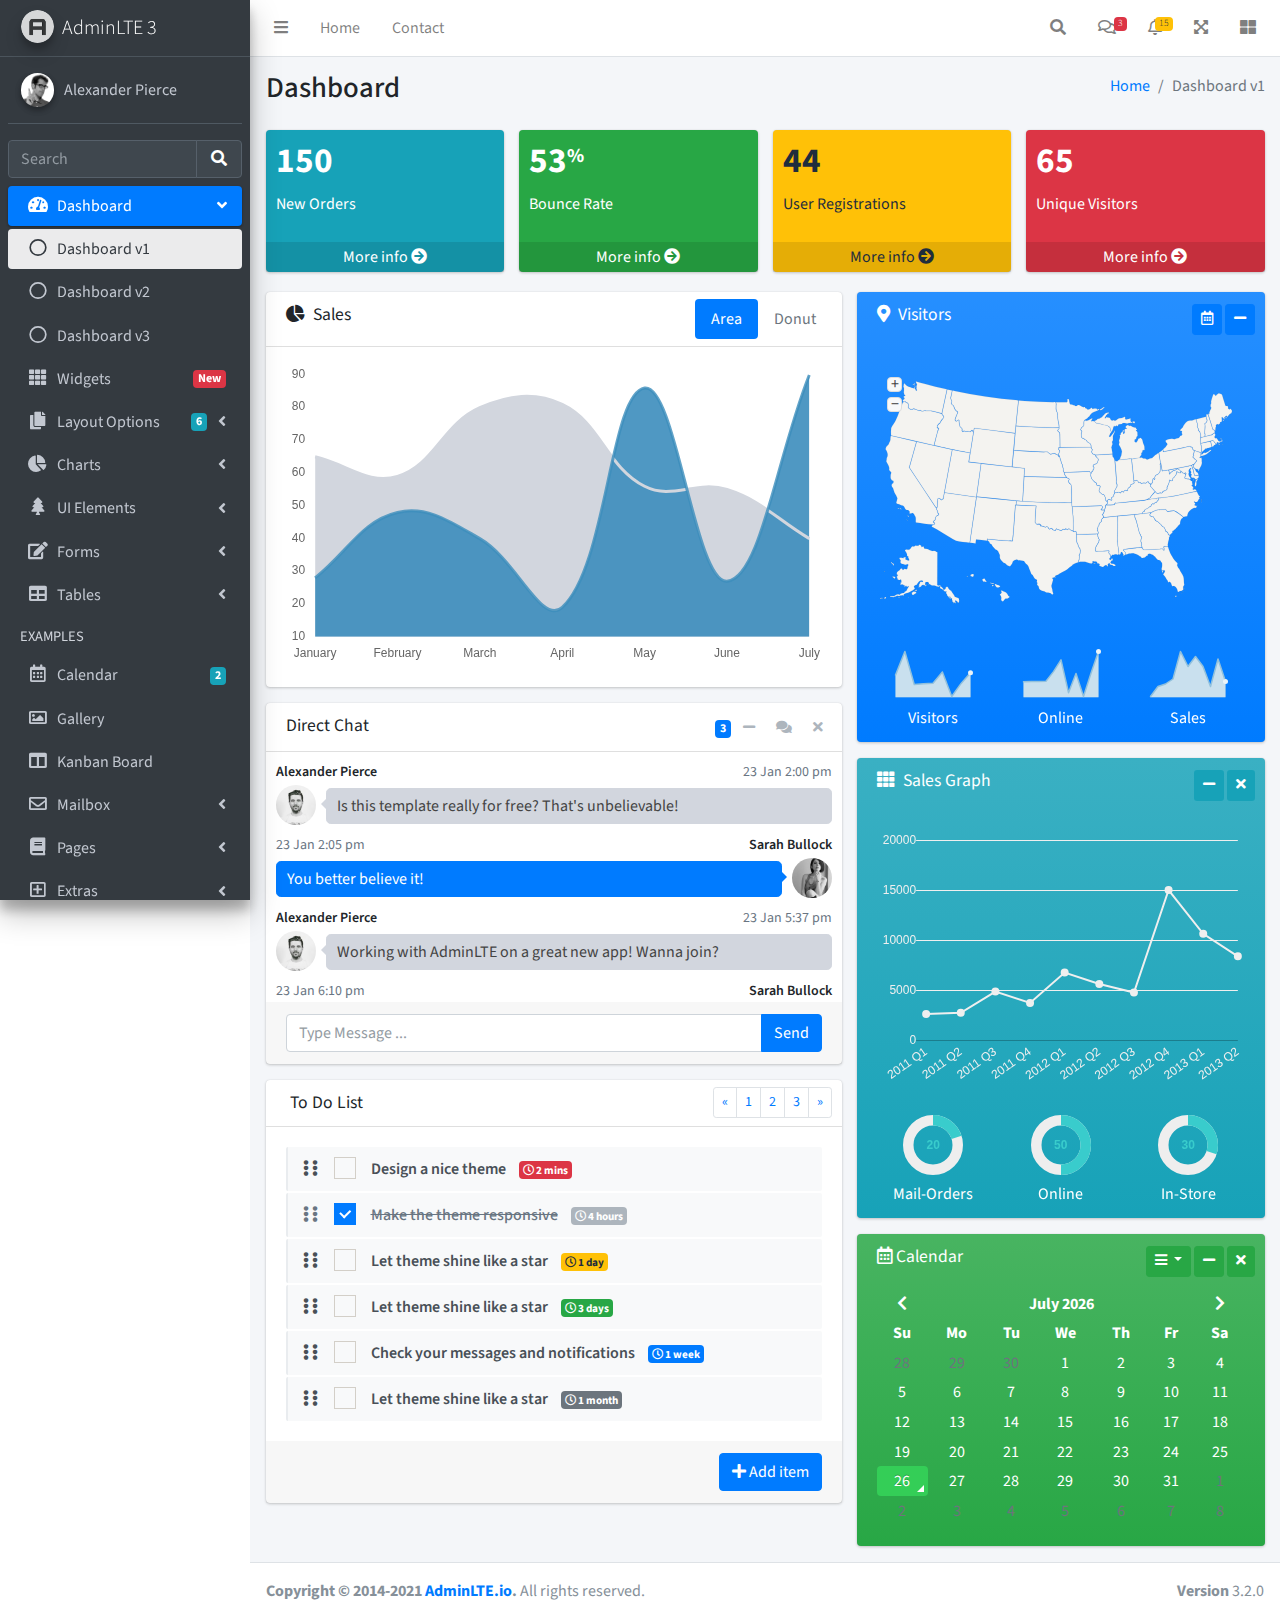
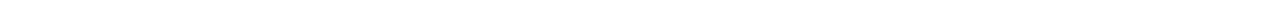
<file: public/templeates/index.html>
<!DOCTYPE html>
<html lang="en">
<head>
  <meta charset="utf-8">
  <meta name="viewport" content="width=device-width, initial-scale=1">
  <title>AdminLTE 3 | Dashboard</title>

  <!-- Google Font: Source Sans Pro -->
  <link rel="stylesheet" href="https://fonts.googleapis.com/css?family=Source+Sans+Pro:300,400,400i,700&display=fallback">
  <!-- Font Awesome -->
  <link rel="stylesheet" href="plugins/fontawesome-free/css/all.min.css">
  <!-- Ionicons -->
  <link rel="stylesheet" href="https://code.ionicframework.com/ionicons/2.0.1/css/ionicons.min.css">
  <!-- Tempusdominus Bootstrap 4 -->
  <link rel="stylesheet" href="plugins/tempusdominus-bootstrap-4/css/tempusdominus-bootstrap-4.min.css">
  <!-- iCheck -->
  <link rel="stylesheet" href="plugins/icheck-bootstrap/icheck-bootstrap.min.css">
  <!-- JQVMap -->
  <link rel="stylesheet" href="plugins/jqvmap/jqvmap.min.css">
  <!-- Theme style -->
  <link rel="stylesheet" href="dist/css/adminlte.min.css">
  <!-- overlayScrollbars -->
  <link rel="stylesheet" href="plugins/overlayScrollbars/css/OverlayScrollbars.min.css">
  <!-- Daterange picker -->
  <link rel="stylesheet" href="plugins/daterangepicker/daterangepicker.css">
  <!-- summernote -->
  <link rel="stylesheet" href="plugins/summernote/summernote-bs4.min.css">
</head>
<body class="hold-transition sidebar-mini layout-fixed">
<div class="wrapper">

  <!-- Preloader -->
  <div class="preloader flex-column justify-content-center align-items-center">
    <img class="animation__shake" src="dist/img/AdminLTELogo.png" alt="AdminLTELogo" height="60" width="60">
  </div>

  <!-- Navbar -->
  <nav class="main-header navbar navbar-expand navbar-white navbar-light">
    <!-- Left navbar links -->
    <ul class="navbar-nav">
      <li class="nav-item">
        <a class="nav-link" data-widget="pushmenu" href="#" role="button"><i class="fas fa-bars"></i></a>
      </li>
      <li class="nav-item d-none d-sm-inline-block">
        <a href="index3.html" class="nav-link">Home</a>
      </li>
      <li class="nav-item d-none d-sm-inline-block">
        <a href="#" class="nav-link">Contact</a>
      </li>
    </ul>

    <!-- Right navbar links -->
    <ul class="navbar-nav ml-auto">
      <!-- Navbar Search -->
      <li class="nav-item">
        <a class="nav-link" data-widget="navbar-search" href="#" role="button">
          <i class="fas fa-search"></i>
        </a>
        <div class="navbar-search-block">
          <form class="form-inline">
            <div class="input-group input-group-sm">
              <input class="form-control form-control-navbar" type="search" placeholder="Search" aria-label="Search">
              <div class="input-group-append">
                <button class="btn btn-navbar" type="submit">
                  <i class="fas fa-search"></i>
                </button>
                <button class="btn btn-navbar" type="button" data-widget="navbar-search">
                  <i class="fas fa-times"></i>
                </button>
              </div>
            </div>
          </form>
        </div>
      </li>

      <!-- Messages Dropdown Menu -->
      <li class="nav-item dropdown">
        <a class="nav-link" data-toggle="dropdown" href="#">
          <i class="far fa-comments"></i>
          <span class="badge badge-danger navbar-badge">3</span>
        </a>
        <div class="dropdown-menu dropdown-menu-lg dropdown-menu-right">
          <a href="#" class="dropdown-item">
            <!-- Message Start -->
            <div class="media">
              <img src="dist/img/user1-128x128.jpg" alt="User Avatar" class="img-size-50 mr-3 img-circle">
              <div class="media-body">
                <h3 class="dropdown-item-title">
                  Brad Diesel
                  <span class="float-right text-sm text-danger"><i class="fas fa-star"></i></span>
                </h3>
                <p class="text-sm">Call me whenever you can...</p>
                <p class="text-sm text-muted"><i class="far fa-clock mr-1"></i> 4 Hours Ago</p>
              </div>
            </div>
            <!-- Message End -->
          </a>
          <div class="dropdown-divider"></div>
          <a href="#" class="dropdown-item">
            <!-- Message Start -->
            <div class="media">
              <img src="dist/img/user8-128x128.jpg" alt="User Avatar" class="img-size-50 img-circle mr-3">
              <div class="media-body">
                <h3 class="dropdown-item-title">
                  John Pierce
                  <span class="float-right text-sm text-muted"><i class="fas fa-star"></i></span>
                </h3>
                <p class="text-sm">I got your message bro</p>
                <p class="text-sm text-muted"><i class="far fa-clock mr-1"></i> 4 Hours Ago</p>
              </div>
            </div>
            <!-- Message End -->
          </a>
          <div class="dropdown-divider"></div>
          <a href="#" class="dropdown-item">
            <!-- Message Start -->
            <div class="media">
              <img src="dist/img/user3-128x128.jpg" alt="User Avatar" class="img-size-50 img-circle mr-3">
              <div class="media-body">
                <h3 class="dropdown-item-title">
                  Nora Silvester
                  <span class="float-right text-sm text-warning"><i class="fas fa-star"></i></span>
                </h3>
                <p class="text-sm">The subject goes here</p>
                <p class="text-sm text-muted"><i class="far fa-clock mr-1"></i> 4 Hours Ago</p>
              </div>
            </div>
            <!-- Message End -->
          </a>
          <div class="dropdown-divider"></div>
          <a href="#" class="dropdown-item dropdown-footer">See All Messages</a>
        </div>
      </li>
      <!-- Notifications Dropdown Menu -->
      <li class="nav-item dropdown">
        <a class="nav-link" data-toggle="dropdown" href="#">
          <i class="far fa-bell"></i>
          <span class="badge badge-warning navbar-badge">15</span>
        </a>
        <div class="dropdown-menu dropdown-menu-lg dropdown-menu-right">
          <span class="dropdown-item dropdown-header">15 Notifications</span>
          <div class="dropdown-divider"></div>
          <a href="#" class="dropdown-item">
            <i class="fas fa-envelope mr-2"></i> 4 new messages
            <span class="float-right text-muted text-sm">3 mins</span>
          </a>
          <div class="dropdown-divider"></div>
          <a href="#" class="dropdown-item">
            <i class="fas fa-users mr-2"></i> 8 friend requests
            <span class="float-right text-muted text-sm">12 hours</span>
          </a>
          <div class="dropdown-divider"></div>
          <a href="#" class="dropdown-item">
            <i class="fas fa-file mr-2"></i> 3 new reports
            <span class="float-right text-muted text-sm">2 days</span>
          </a>
          <div class="dropdown-divider"></div>
          <a href="#" class="dropdown-item dropdown-footer">See All Notifications</a>
        </div>
      </li>
      <li class="nav-item">
        <a class="nav-link" data-widget="fullscreen" href="#" role="button">
          <i class="fas fa-expand-arrows-alt"></i>
        </a>
      </li>
      <li class="nav-item">
        <a class="nav-link" data-widget="control-sidebar" data-controlsidebar-slide="true" href="#" role="button">
          <i class="fas fa-th-large"></i>
        </a>
      </li>
    </ul>
  </nav>
  <!-- /.navbar -->

  <!-- Main Sidebar Container -->
  <aside class="main-sidebar sidebar-dark-primary elevation-4">
    <!-- Brand Logo -->
    <a href="index3.html" class="brand-link">
      <img src="dist/img/AdminLTELogo.png" alt="AdminLTE Logo" class="brand-image img-circle elevation-3" style="opacity: .8">
      <span class="brand-text font-weight-light">AdminLTE 3</span>
    </a>

    <!-- Sidebar -->
    <div class="sidebar">
      <!-- Sidebar user panel (optional) -->
      <div class="user-panel mt-3 pb-3 mb-3 d-flex">
        <div class="image">
          <img src="dist/img/user2-160x160.jpg" class="img-circle elevation-2" alt="User Image">
        </div>
        <div class="info">
          <a href="#" class="d-block">Alexander Pierce</a>
        </div>
      </div>

      <!-- SidebarSearch Form -->
      <div class="form-inline">
        <div class="input-group" data-widget="sidebar-search">
          <input class="form-control form-control-sidebar" type="search" placeholder="Search" aria-label="Search">
          <div class="input-group-append">
            <button class="btn btn-sidebar">
              <i class="fas fa-search fa-fw"></i>
            </button>
          </div>
        </div>
      </div>

      <!-- Sidebar Menu -->
      <nav class="mt-2">
        <ul class="nav nav-pills nav-sidebar flex-column" data-widget="treeview" role="menu" data-accordion="false">
          <!-- Add icons to the links using the .nav-icon class
               with font-awesome or any other icon font library -->
          <li class="nav-item menu-open">
            <a href="#" class="nav-link active">
              <i class="nav-icon fas fa-tachometer-alt"></i>
              <p>
                Dashboard
                <i class="right fas fa-angle-left"></i>
              </p>
            </a>
            <ul class="nav nav-treeview">
              <li class="nav-item">
                <a href="./index.html" class="nav-link active">
                  <i class="far fa-circle nav-icon"></i>
                  <p>Dashboard v1</p>
                </a>
              </li>
              <li class="nav-item">
                <a href="./index2.html" class="nav-link">
                  <i class="far fa-circle nav-icon"></i>
                  <p>Dashboard v2</p>
                </a>
              </li>
              <li class="nav-item">
                <a href="./index3.html" class="nav-link">
                  <i class="far fa-circle nav-icon"></i>
                  <p>Dashboard v3</p>
                </a>
              </li>
            </ul>
          </li>
          <li class="nav-item">
            <a href="pages/widgets.html" class="nav-link">
              <i class="nav-icon fas fa-th"></i>
              <p>
                Widgets
                <span class="right badge badge-danger">New</span>
              </p>
            </a>
          </li>
          <li class="nav-item">
            <a href="#" class="nav-link">
              <i class="nav-icon fas fa-copy"></i>
              <p>
                Layout Options
                <i class="fas fa-angle-left right"></i>
                <span class="badge badge-info right">6</span>
              </p>
            </a>
            <ul class="nav nav-treeview">
              <li class="nav-item">
                <a href="pages/layout/top-nav.html" class="nav-link">
                  <i class="far fa-circle nav-icon"></i>
                  <p>Top Navigation</p>
                </a>
              </li>
              <li class="nav-item">
                <a href="pages/layout/top-nav-sidebar.html" class="nav-link">
                  <i class="far fa-circle nav-icon"></i>
                  <p>Top Navigation + Sidebar</p>
                </a>
              </li>
              <li class="nav-item">
                <a href="pages/layout/boxed.html" class="nav-link">
                  <i class="far fa-circle nav-icon"></i>
                  <p>Boxed</p>
                </a>
              </li>
              <li class="nav-item">
                <a href="pages/layout/fixed-sidebar.html" class="nav-link">
                  <i class="far fa-circle nav-icon"></i>
                  <p>Fixed Sidebar</p>
                </a>
              </li>
              <li class="nav-item">
                <a href="pages/layout/fixed-sidebar-custom.html" class="nav-link">
                  <i class="far fa-circle nav-icon"></i>
                  <p>Fixed Sidebar <small>+ Custom Area</small></p>
                </a>
              </li>
              <li class="nav-item">
                <a href="pages/layout/fixed-topnav.html" class="nav-link">
                  <i class="far fa-circle nav-icon"></i>
                  <p>Fixed Navbar</p>
                </a>
              </li>
              <li class="nav-item">
                <a href="pages/layout/fixed-footer.html" class="nav-link">
                  <i class="far fa-circle nav-icon"></i>
                  <p>Fixed Footer</p>
                </a>
              </li>
              <li class="nav-item">
                <a href="pages/layout/collapsed-sidebar.html" class="nav-link">
                  <i class="far fa-circle nav-icon"></i>
                  <p>Collapsed Sidebar</p>
                </a>
              </li>
            </ul>
          </li>
          <li class="nav-item">
            <a href="#" class="nav-link">
              <i class="nav-icon fas fa-chart-pie"></i>
              <p>
                Charts
                <i class="right fas fa-angle-left"></i>
              </p>
            </a>
            <ul class="nav nav-treeview">
              <li class="nav-item">
                <a href="pages/charts/chartjs.html" class="nav-link">
                  <i class="far fa-circle nav-icon"></i>
                  <p>ChartJS</p>
                </a>
              </li>
              <li class="nav-item">
                <a href="pages/charts/flot.html" class="nav-link">
                  <i class="far fa-circle nav-icon"></i>
                  <p>Flot</p>
                </a>
              </li>
              <li class="nav-item">
                <a href="pages/charts/inline.html" class="nav-link">
                  <i class="far fa-circle nav-icon"></i>
                  <p>Inline</p>
                </a>
              </li>
              <li class="nav-item">
                <a href="pages/charts/uplot.html" class="nav-link">
                  <i class="far fa-circle nav-icon"></i>
                  <p>uPlot</p>
                </a>
              </li>
            </ul>
          </li>
          <li class="nav-item">
            <a href="#" class="nav-link">
              <i class="nav-icon fas fa-tree"></i>
              <p>
                UI Elements
                <i class="fas fa-angle-left right"></i>
              </p>
            </a>
            <ul class="nav nav-treeview">
              <li class="nav-item">
                <a href="pages/UI/general.html" class="nav-link">
                  <i class="far fa-circle nav-icon"></i>
                  <p>General</p>
                </a>
              </li>
              <li class="nav-item">
                <a href="pages/UI/icons.html" class="nav-link">
                  <i class="far fa-circle nav-icon"></i>
                  <p>Icons</p>
                </a>
              </li>
              <li class="nav-item">
                <a href="pages/UI/buttons.html" class="nav-link">
                  <i class="far fa-circle nav-icon"></i>
                  <p>Buttons</p>
                </a>
              </li>
              <li class="nav-item">
                <a href="pages/UI/sliders.html" class="nav-link">
                  <i class="far fa-circle nav-icon"></i>
                  <p>Sliders</p>
                </a>
              </li>
              <li class="nav-item">
                <a href="pages/UI/modals.html" class="nav-link">
                  <i class="far fa-circle nav-icon"></i>
                  <p>Modals & Alerts</p>
                </a>
              </li>
              <li class="nav-item">
                <a href="pages/UI/navbar.html" class="nav-link">
                  <i class="far fa-circle nav-icon"></i>
                  <p>Navbar & Tabs</p>
                </a>
              </li>
              <li class="nav-item">
                <a href="pages/UI/timeline.html" class="nav-link">
                  <i class="far fa-circle nav-icon"></i>
                  <p>Timeline</p>
                </a>
              </li>
              <li class="nav-item">
                <a href="pages/UI/ribbons.html" class="nav-link">
                  <i class="far fa-circle nav-icon"></i>
                  <p>Ribbons</p>
                </a>
              </li>
            </ul>
          </li>
          <li class="nav-item">
            <a href="#" class="nav-link">
              <i class="nav-icon fas fa-edit"></i>
              <p>
                Forms
                <i class="fas fa-angle-left right"></i>
              </p>
            </a>
            <ul class="nav nav-treeview">
              <li class="nav-item">
                <a href="pages/forms/general.html" class="nav-link">
                  <i class="far fa-circle nav-icon"></i>
                  <p>General Elements</p>
                </a>
              </li>
              <li class="nav-item">
                <a href="pages/forms/advanced.html" class="nav-link">
                  <i class="far fa-circle nav-icon"></i>
                  <p>Advanced Elements</p>
                </a>
              </li>
              <li class="nav-item">
                <a href="pages/forms/editors.html" class="nav-link">
                  <i class="far fa-circle nav-icon"></i>
                  <p>Editors</p>
                </a>
              </li>
              <li class="nav-item">
                <a href="pages/forms/validation.html" class="nav-link">
                  <i class="far fa-circle nav-icon"></i>
                  <p>Validation</p>
                </a>
              </li>
            </ul>
          </li>
          <li class="nav-item">
            <a href="#" class="nav-link">
              <i class="nav-icon fas fa-table"></i>
              <p>
                Tables
                <i class="fas fa-angle-left right"></i>
              </p>
            </a>
            <ul class="nav nav-treeview">
              <li class="nav-item">
                <a href="pages/tables/simple.html" class="nav-link">
                  <i class="far fa-circle nav-icon"></i>
                  <p>Simple Tables</p>
                </a>
              </li>
              <li class="nav-item">
                <a href="pages/tables/data.html" class="nav-link">
                  <i class="far fa-circle nav-icon"></i>
                  <p>DataTables</p>
                </a>
              </li>
              <li class="nav-item">
                <a href="pages/tables/jsgrid.html" class="nav-link">
                  <i class="far fa-circle nav-icon"></i>
                  <p>jsGrid</p>
                </a>
              </li>
            </ul>
          </li>
          <li class="nav-header">EXAMPLES</li>
          <li class="nav-item">
            <a href="pages/calendar.html" class="nav-link">
              <i class="nav-icon far fa-calendar-alt"></i>
              <p>
                Calendar
                <span class="badge badge-info right">2</span>
              </p>
            </a>
          </li>
          <li class="nav-item">
            <a href="pages/gallery.html" class="nav-link">
              <i class="nav-icon far fa-image"></i>
              <p>
                Gallery
              </p>
            </a>
          </li>
          <li class="nav-item">
            <a href="pages/kanban.html" class="nav-link">
              <i class="nav-icon fas fa-columns"></i>
              <p>
                Kanban Board
              </p>
            </a>
          </li>
          <li class="nav-item">
            <a href="#" class="nav-link">
              <i class="nav-icon far fa-envelope"></i>
              <p>
                Mailbox
                <i class="fas fa-angle-left right"></i>
              </p>
            </a>
            <ul class="nav nav-treeview">
              <li class="nav-item">
                <a href="pages/mailbox/mailbox.html" class="nav-link">
                  <i class="far fa-circle nav-icon"></i>
                  <p>Inbox</p>
                </a>
              </li>
              <li class="nav-item">
                <a href="pages/mailbox/compose.html" class="nav-link">
                  <i class="far fa-circle nav-icon"></i>
                  <p>Compose</p>
                </a>
              </li>
              <li class="nav-item">
                <a href="pages/mailbox/read-mail.html" class="nav-link">
                  <i class="far fa-circle nav-icon"></i>
                  <p>Read</p>
                </a>
              </li>
            </ul>
          </li>
          <li class="nav-item">
            <a href="#" class="nav-link">
              <i class="nav-icon fas fa-book"></i>
              <p>
                Pages
                <i class="fas fa-angle-left right"></i>
              </p>
            </a>
            <ul class="nav nav-treeview">
              <li class="nav-item">
                <a href="pages/examples/invoice.html" class="nav-link">
                  <i class="far fa-circle nav-icon"></i>
                  <p>Invoice</p>
                </a>
              </li>
              <li class="nav-item">
                <a href="pages/examples/profile.html" class="nav-link">
                  <i class="far fa-circle nav-icon"></i>
                  <p>Profile</p>
                </a>
              </li>
              <li class="nav-item">
                <a href="pages/examples/e-commerce.html" class="nav-link">
                  <i class="far fa-circle nav-icon"></i>
                  <p>E-commerce</p>
                </a>
              </li>
              <li class="nav-item">
                <a href="pages/examples/projects.html" class="nav-link">
                  <i class="far fa-circle nav-icon"></i>
                  <p>Projects</p>
                </a>
              </li>
              <li class="nav-item">
                <a href="pages/examples/project-add.html" class="nav-link">
                  <i class="far fa-circle nav-icon"></i>
                  <p>Project Add</p>
                </a>
              </li>
              <li class="nav-item">
                <a href="pages/examples/project-edit.html" class="nav-link">
                  <i class="far fa-circle nav-icon"></i>
                  <p>Project Edit</p>
                </a>
              </li>
              <li class="nav-item">
                <a href="pages/examples/project-detail.html" class="nav-link">
                  <i class="far fa-circle nav-icon"></i>
                  <p>Project Detail</p>
                </a>
              </li>
              <li class="nav-item">
                <a href="pages/examples/contacts.html" class="nav-link">
                  <i class="far fa-circle nav-icon"></i>
                  <p>Contacts</p>
                </a>
              </li>
              <li class="nav-item">
                <a href="pages/examples/faq.html" class="nav-link">
                  <i class="far fa-circle nav-icon"></i>
                  <p>FAQ</p>
                </a>
              </li>
              <li class="nav-item">
                <a href="pages/examples/contact-us.html" class="nav-link">
                  <i class="far fa-circle nav-icon"></i>
                  <p>Contact us</p>
                </a>
              </li>
            </ul>
          </li>
          <li class="nav-item">
            <a href="#" class="nav-link">
              <i class="nav-icon far fa-plus-square"></i>
              <p>
                Extras
                <i class="fas fa-angle-left right"></i>
              </p>
            </a>
            <ul class="nav nav-treeview">
              <li class="nav-item">
                <a href="#" class="nav-link">
                  <i class="far fa-circle nav-icon"></i>
                  <p>
                    Login & Register v1
                    <i class="fas fa-angle-left right"></i>
                  </p>
                </a>
                <ul class="nav nav-treeview">
                  <li class="nav-item">
                    <a href="pages/examples/login.html" class="nav-link">
                      <i class="far fa-circle nav-icon"></i>
                      <p>Login v1</p>
                    </a>
                  </li>
                  <li class="nav-item">
                    <a href="pages/examples/register.html" class="nav-link">
                      <i class="far fa-circle nav-icon"></i>
                      <p>Register v1</p>
                    </a>
                  </li>
                  <li class="nav-item">
                    <a href="pages/examples/forgot-password.html" class="nav-link">
                      <i class="far fa-circle nav-icon"></i>
                      <p>Forgot Password v1</p>
                    </a>
                  </li>
                  <li class="nav-item">
                    <a href="pages/examples/recover-password.html" class="nav-link">
                      <i class="far fa-circle nav-icon"></i>
                      <p>Recover Password v1</p>
                    </a>
                  </li>
                </ul>
              </li>
              <li class="nav-item">
                <a href="#" class="nav-link">
                  <i class="far fa-circle nav-icon"></i>
                  <p>
                    Login & Register v2
                    <i class="fas fa-angle-left right"></i>
                  </p>
                </a>
                <ul class="nav nav-treeview">
                  <li class="nav-item">
                    <a href="pages/examples/login-v2.html" class="nav-link">
                      <i class="far fa-circle nav-icon"></i>
                      <p>Login v2</p>
                    </a>
                  </li>
                  <li class="nav-item">
                    <a href="pages/examples/register-v2.html" class="nav-link">
                      <i class="far fa-circle nav-icon"></i>
                      <p>Register v2</p>
                    </a>
                  </li>
                  <li class="nav-item">
                    <a href="pages/examples/forgot-password-v2.html" class="nav-link">
                      <i class="far fa-circle nav-icon"></i>
                      <p>Forgot Password v2</p>
                    </a>
                  </li>
                  <li class="nav-item">
                    <a href="pages/examples/recover-password-v2.html" class="nav-link">
                      <i class="far fa-circle nav-icon"></i>
                      <p>Recover Password v2</p>
                    </a>
                  </li>
                </ul>
              </li>
              <li class="nav-item">
                <a href="pages/examples/lockscreen.html" class="nav-link">
                  <i class="far fa-circle nav-icon"></i>
                  <p>Lockscreen</p>
                </a>
              </li>
              <li class="nav-item">
                <a href="pages/examples/legacy-user-menu.html" class="nav-link">
                  <i class="far fa-circle nav-icon"></i>
                  <p>Legacy User Menu</p>
                </a>
              </li>
              <li class="nav-item">
                <a href="pages/examples/language-menu.html" class="nav-link">
                  <i class="far fa-circle nav-icon"></i>
                  <p>Language Menu</p>
                </a>
              </li>
              <li class="nav-item">
                <a href="pages/examples/404.html" class="nav-link">
                  <i class="far fa-circle nav-icon"></i>
                  <p>Error 404</p>
                </a>
              </li>
              <li class="nav-item">
                <a href="pages/examples/500.html" class="nav-link">
                  <i class="far fa-circle nav-icon"></i>
                  <p>Error 500</p>
                </a>
              </li>
              <li class="nav-item">
                <a href="pages/examples/pace.html" class="nav-link">
                  <i class="far fa-circle nav-icon"></i>
                  <p>Pace</p>
                </a>
              </li>
              <li class="nav-item">
                <a href="pages/examples/blank.html" class="nav-link">
                  <i class="far fa-circle nav-icon"></i>
                  <p>Blank Page</p>
                </a>
              </li>
              <li class="nav-item">
                <a href="starter.html" class="nav-link">
                  <i class="far fa-circle nav-icon"></i>
                  <p>Starter Page</p>
                </a>
              </li>
            </ul>
          </li>
          <li class="nav-item">
            <a href="#" class="nav-link">
              <i class="nav-icon fas fa-search"></i>
              <p>
                Search
                <i class="fas fa-angle-left right"></i>
              </p>
            </a>
            <ul class="nav nav-treeview">
              <li class="nav-item">
                <a href="pages/search/simple.html" class="nav-link">
                  <i class="far fa-circle nav-icon"></i>
                  <p>Simple Search</p>
                </a>
              </li>
              <li class="nav-item">
                <a href="pages/search/enhanced.html" class="nav-link">
                  <i class="far fa-circle nav-icon"></i>
                  <p>Enhanced</p>
                </a>
              </li>
            </ul>
          </li>
          <li class="nav-header">MISCELLANEOUS</li>
          <li class="nav-item">
            <a href="iframe.html" class="nav-link">
              <i class="nav-icon fas fa-ellipsis-h"></i>
              <p>Tabbed IFrame Plugin</p>
            </a>
          </li>
          <li class="nav-item">
            <a href="https://adminlte.io/docs/3.1/" class="nav-link">
              <i class="nav-icon fas fa-file"></i>
              <p>Documentation</p>
            </a>
          </li>
          <li class="nav-header">MULTI LEVEL EXAMPLE</li>
          <li class="nav-item">
            <a href="#" class="nav-link">
              <i class="fas fa-circle nav-icon"></i>
              <p>Level 1</p>
            </a>
          </li>
          <li class="nav-item">
            <a href="#" class="nav-link">
              <i class="nav-icon fas fa-circle"></i>
              <p>
                Level 1
                <i class="right fas fa-angle-left"></i>
              </p>
            </a>
            <ul class="nav nav-treeview">
              <li class="nav-item">
                <a href="#" class="nav-link">
                  <i class="far fa-circle nav-icon"></i>
                  <p>Level 2</p>
                </a>
              </li>
              <li class="nav-item">
                <a href="#" class="nav-link">
                  <i class="far fa-circle nav-icon"></i>
                  <p>
                    Level 2
                    <i class="right fas fa-angle-left"></i>
                  </p>
                </a>
                <ul class="nav nav-treeview">
                  <li class="nav-item">
                    <a href="#" class="nav-link">
                      <i class="far fa-dot-circle nav-icon"></i>
                      <p>Level 3</p>
                    </a>
                  </li>
                  <li class="nav-item">
                    <a href="#" class="nav-link">
                      <i class="far fa-dot-circle nav-icon"></i>
                      <p>Level 3</p>
                    </a>
                  </li>
                  <li class="nav-item">
                    <a href="#" class="nav-link">
                      <i class="far fa-dot-circle nav-icon"></i>
                      <p>Level 3</p>
                    </a>
                  </li>
                </ul>
              </li>
              <li class="nav-item">
                <a href="#" class="nav-link">
                  <i class="far fa-circle nav-icon"></i>
                  <p>Level 2</p>
                </a>
              </li>
            </ul>
          </li>
          <li class="nav-item">
            <a href="#" class="nav-link">
              <i class="fas fa-circle nav-icon"></i>
              <p>Level 1</p>
            </a>
          </li>
          <li class="nav-header">LABELS</li>
          <li class="nav-item">
            <a href="#" class="nav-link">
              <i class="nav-icon far fa-circle text-danger"></i>
              <p class="text">Important</p>
            </a>
          </li>
          <li class="nav-item">
            <a href="#" class="nav-link">
              <i class="nav-icon far fa-circle text-warning"></i>
              <p>Warning</p>
            </a>
          </li>
          <li class="nav-item">
            <a href="#" class="nav-link">
              <i class="nav-icon far fa-circle text-info"></i>
              <p>Informational</p>
            </a>
          </li>
        </ul>
      </nav>
      <!-- /.sidebar-menu -->
    </div>
    <!-- /.sidebar -->
  </aside>

  <!-- Content Wrapper. Contains page content -->
  <div class="content-wrapper">
    <!-- Content Header (Page header) -->
    <div class="content-header">
      <div class="container-fluid">
        <div class="row mb-2">
          <div class="col-sm-6">
            <h1 class="m-0">Dashboard</h1>
          </div><!-- /.col -->
          <div class="col-sm-6">
            <ol class="breadcrumb float-sm-right">
              <li class="breadcrumb-item"><a href="#">Home</a></li>
              <li class="breadcrumb-item active">Dashboard v1</li>
            </ol>
          </div><!-- /.col -->
        </div><!-- /.row -->
      </div><!-- /.container-fluid -->
    </div>
    <!-- /.content-header -->

    <!-- Main content -->
    <section class="content">
      <div class="container-fluid">
        <!-- Small boxes (Stat box) -->
        <div class="row">
          <div class="col-lg-3 col-6">
            <!-- small box -->
            <div class="small-box bg-info">
              <div class="inner">
                <h3>150</h3>

                <p>New Orders</p>
              </div>
              <div class="icon">
                <i class="ion ion-bag"></i>
              </div>
              <a href="#" class="small-box-footer">More info <i class="fas fa-arrow-circle-right"></i></a>
            </div>
          </div>
          <!-- ./col -->
          <div class="col-lg-3 col-6">
            <!-- small box -->
            <div class="small-box bg-success">
              <div class="inner">
                <h3>53<sup style="font-size: 20px">%</sup></h3>

                <p>Bounce Rate</p>
              </div>
              <div class="icon">
                <i class="ion ion-stats-bars"></i>
              </div>
              <a href="#" class="small-box-footer">More info <i class="fas fa-arrow-circle-right"></i></a>
            </div>
          </div>
          <!-- ./col -->
          <div class="col-lg-3 col-6">
            <!-- small box -->
            <div class="small-box bg-warning">
              <div class="inner">
                <h3>44</h3>

                <p>User Registrations</p>
              </div>
              <div class="icon">
                <i class="ion ion-person-add"></i>
              </div>
              <a href="#" class="small-box-footer">More info <i class="fas fa-arrow-circle-right"></i></a>
            </div>
          </div>
          <!-- ./col -->
          <div class="col-lg-3 col-6">
            <!-- small box -->
            <div class="small-box bg-danger">
              <div class="inner">
                <h3>65</h3>

                <p>Unique Visitors</p>
              </div>
              <div class="icon">
                <i class="ion ion-pie-graph"></i>
              </div>
              <a href="#" class="small-box-footer">More info <i class="fas fa-arrow-circle-right"></i></a>
            </div>
          </div>
          <!-- ./col -->
        </div>
        <!-- /.row -->
        <!-- Main row -->
        <div class="row">
          <!-- Left col -->
          <section class="col-lg-7 connectedSortable">
            <!-- Custom tabs (Charts with tabs)-->
            <div class="card">
              <div class="card-header">
                <h3 class="card-title">
                  <i class="fas fa-chart-pie mr-1"></i>
                  Sales
                </h3>
                <div class="card-tools">
                  <ul class="nav nav-pills ml-auto">
                    <li class="nav-item">
                      <a class="nav-link active" href="#revenue-chart" data-toggle="tab">Area</a>
                    </li>
                    <li class="nav-item">
                      <a class="nav-link" href="#sales-chart" data-toggle="tab">Donut</a>
                    </li>
                  </ul>
                </div>
              </div><!-- /.card-header -->
              <div class="card-body">
                <div class="tab-content p-0">
                  <!-- Morris chart - Sales -->
                  <div class="chart tab-pane active" id="revenue-chart"
                       style="position: relative; height: 300px;">
                      <canvas id="revenue-chart-canvas" height="300" style="height: 300px;"></canvas>
                   </div>
                  <div class="chart tab-pane" id="sales-chart" style="position: relative; height: 300px;">
                    <canvas id="sales-chart-canvas" height="300" style="height: 300px;"></canvas>
                  </div>
                </div>
              </div><!-- /.card-body -->
            </div>
            <!-- /.card -->

            <!-- DIRECT CHAT -->
            <div class="card direct-chat direct-chat-primary">
              <div class="card-header">
                <h3 class="card-title">Direct Chat</h3>

                <div class="card-tools">
                  <span title="3 New Messages" class="badge badge-primary">3</span>
                  <button type="button" class="btn btn-tool" data-card-widget="collapse">
                    <i class="fas fa-minus"></i>
                  </button>
                  <button type="button" class="btn btn-tool" title="Contacts" data-widget="chat-pane-toggle">
                    <i class="fas fa-comments"></i>
                  </button>
                  <button type="button" class="btn btn-tool" data-card-widget="remove">
                    <i class="fas fa-times"></i>
                  </button>
                </div>
              </div>
              <!-- /.card-header -->
              <div class="card-body">
                <!-- Conversations are loaded here -->
                <div class="direct-chat-messages">
                  <!-- Message. Default to the left -->
                  <div class="direct-chat-msg">
                    <div class="direct-chat-infos clearfix">
                      <span class="direct-chat-name float-left">Alexander Pierce</span>
                      <span class="direct-chat-timestamp float-right">23 Jan 2:00 pm</span>
                    </div>
                    <!-- /.direct-chat-infos -->
                    <img class="direct-chat-img" src="dist/img/user1-128x128.jpg" alt="message user image">
                    <!-- /.direct-chat-img -->
                    <div class="direct-chat-text">
                      Is this template really for free? That's unbelievable!
                    </div>
                    <!-- /.direct-chat-text -->
                  </div>
                  <!-- /.direct-chat-msg -->

                  <!-- Message to the right -->
                  <div class="direct-chat-msg right">
                    <div class="direct-chat-infos clearfix">
                      <span class="direct-chat-name float-right">Sarah Bullock</span>
                      <span class="direct-chat-timestamp float-left">23 Jan 2:05 pm</span>
                    </div>
                    <!-- /.direct-chat-infos -->
                    <img class="direct-chat-img" src="dist/img/user3-128x128.jpg" alt="message user image">
                    <!-- /.direct-chat-img -->
                    <div class="direct-chat-text">
                      You better believe it!
                    </div>
                    <!-- /.direct-chat-text -->
                  </div>
                  <!-- /.direct-chat-msg -->

                  <!-- Message. Default to the left -->
                  <div class="direct-chat-msg">
                    <div class="direct-chat-infos clearfix">
                      <span class="direct-chat-name float-left">Alexander Pierce</span>
                      <span class="direct-chat-timestamp float-right">23 Jan 5:37 pm</span>
                    </div>
                    <!-- /.direct-chat-infos -->
                    <img class="direct-chat-img" src="dist/img/user1-128x128.jpg" alt="message user image">
                    <!-- /.direct-chat-img -->
                    <div class="direct-chat-text">
                      Working with AdminLTE on a great new app! Wanna join?
                    </div>
                    <!-- /.direct-chat-text -->
                  </div>
                  <!-- /.direct-chat-msg -->

                  <!-- Message to the right -->
                  <div class="direct-chat-msg right">
                    <div class="direct-chat-infos clearfix">
                      <span class="direct-chat-name float-right">Sarah Bullock</span>
                      <span class="direct-chat-timestamp float-left">23 Jan 6:10 pm</span>
                    </div>
                    <!-- /.direct-chat-infos -->
                    <img class="direct-chat-img" src="dist/img/user3-128x128.jpg" alt="message user image">
                    <!-- /.direct-chat-img -->
                    <div class="direct-chat-text">
                      I would love to.
                    </div>
                    <!-- /.direct-chat-text -->
                  </div>
                  <!-- /.direct-chat-msg -->

                </div>
                <!--/.direct-chat-messages-->

                <!-- Contacts are loaded here -->
                <div class="direct-chat-contacts">
                  <ul class="contacts-list">
                    <li>
                      <a href="#">
                        <img class="contacts-list-img" src="dist/img/user1-128x128.jpg" alt="User Avatar">

                        <div class="contacts-list-info">
                          <span class="contacts-list-name">
                            Count Dracula
                            <small class="contacts-list-date float-right">2/28/2015</small>
                          </span>
                          <span class="contacts-list-msg">How have you been? I was...</span>
                        </div>
                        <!-- /.contacts-list-info -->
                      </a>
                    </li>
                    <!-- End Contact Item -->
                    <li>
                      <a href="#">
                        <img class="contacts-list-img" src="dist/img/user7-128x128.jpg" alt="User Avatar">

                        <div class="contacts-list-info">
                          <span class="contacts-list-name">
                            Sarah Doe
                            <small class="contacts-list-date float-right">2/23/2015</small>
                          </span>
                          <span class="contacts-list-msg">I will be waiting for...</span>
                        </div>
                        <!-- /.contacts-list-info -->
                      </a>
                    </li>
                    <!-- End Contact Item -->
                    <li>
                      <a href="#">
                        <img class="contacts-list-img" src="dist/img/user3-128x128.jpg" alt="User Avatar">

                        <div class="contacts-list-info">
                          <span class="contacts-list-name">
                            Nadia Jolie
                            <small class="contacts-list-date float-right">2/20/2015</small>
                          </span>
                          <span class="contacts-list-msg">I'll call you back at...</span>
                        </div>
                        <!-- /.contacts-list-info -->
                      </a>
                    </li>
                    <!-- End Contact Item -->
                    <li>
                      <a href="#">
                        <img class="contacts-list-img" src="dist/img/user5-128x128.jpg" alt="User Avatar">

                        <div class="contacts-list-info">
                          <span class="contacts-list-name">
                            Nora S. Vans
                            <small class="contacts-list-date float-right">2/10/2015</small>
                          </span>
                          <span class="contacts-list-msg">Where is your new...</span>
                        </div>
                        <!-- /.contacts-list-info -->
                      </a>
                    </li>
                    <!-- End Contact Item -->
                    <li>
                      <a href="#">
                        <img class="contacts-list-img" src="dist/img/user6-128x128.jpg" alt="User Avatar">

                        <div class="contacts-list-info">
                          <span class="contacts-list-name">
                            John K.
                            <small class="contacts-list-date float-right">1/27/2015</small>
                          </span>
                          <span class="contacts-list-msg">Can I take a look at...</span>
                        </div>
                        <!-- /.contacts-list-info -->
                      </a>
                    </li>
                    <!-- End Contact Item -->
                    <li>
                      <a href="#">
                        <img class="contacts-list-img" src="dist/img/user8-128x128.jpg" alt="User Avatar">

                        <div class="contacts-list-info">
                          <span class="contacts-list-name">
                            Kenneth M.
                            <small class="contacts-list-date float-right">1/4/2015</small>
                          </span>
                          <span class="contacts-list-msg">Never mind I found...</span>
                        </div>
                        <!-- /.contacts-list-info -->
                      </a>
                    </li>
                    <!-- End Contact Item -->
                  </ul>
                  <!-- /.contacts-list -->
                </div>
                <!-- /.direct-chat-pane -->
              </div>
              <!-- /.card-body -->
              <div class="card-footer">
                <form action="#" method="post">
                  <div class="input-group">
                    <input type="text" name="message" placeholder="Type Message ..." class="form-control">
                    <span class="input-group-append">
                      <button type="button" class="btn btn-primary">Send</button>
                    </span>
                  </div>
                </form>
              </div>
              <!-- /.card-footer-->
            </div>
            <!--/.direct-chat -->

            <!-- TO DO List -->
            <div class="card">
              <div class="card-header">
                <h3 class="card-title">
                  <i class="ion ion-clipboard mr-1"></i>
                  To Do List
                </h3>

                <div class="card-tools">
                  <ul class="pagination pagination-sm">
                    <li class="page-item"><a href="#" class="page-link">&laquo;</a></li>
                    <li class="page-item"><a href="#" class="page-link">1</a></li>
                    <li class="page-item"><a href="#" class="page-link">2</a></li>
                    <li class="page-item"><a href="#" class="page-link">3</a></li>
                    <li class="page-item"><a href="#" class="page-link">&raquo;</a></li>
                  </ul>
                </div>
              </div>
              <!-- /.card-header -->
              <div class="card-body">
                <ul class="todo-list" data-widget="todo-list">
                  <li>
                    <!-- drag handle -->
                    <span class="handle">
                      <i class="fas fa-ellipsis-v"></i>
                      <i class="fas fa-ellipsis-v"></i>
                    </span>
                    <!-- checkbox -->
                    <div  class="icheck-primary d-inline ml-2">
                      <input type="checkbox" value="" name="todo1" id="todoCheck1">
                      <label for="todoCheck1"></label>
                    </div>
                    <!-- todo text -->
                    <span class="text">Design a nice theme</span>
                    <!-- Emphasis label -->
                    <small class="badge badge-danger"><i class="far fa-clock"></i> 2 mins</small>
                    <!-- General tools such as edit or delete-->
                    <div class="tools">
                      <i class="fas fa-edit"></i>
                      <i class="fas fa-trash-o"></i>
                    </div>
                  </li>
                  <li>
                    <span class="handle">
                      <i class="fas fa-ellipsis-v"></i>
                      <i class="fas fa-ellipsis-v"></i>
                    </span>
                    <div  class="icheck-primary d-inline ml-2">
                      <input type="checkbox" value="" name="todo2" id="todoCheck2" checked>
                      <label for="todoCheck2"></label>
                    </div>
                    <span class="text">Make the theme responsive</span>
                    <small class="badge badge-info"><i class="far fa-clock"></i> 4 hours</small>
                    <div class="tools">
                      <i class="fas fa-edit"></i>
                      <i class="fas fa-trash-o"></i>
                    </div>
                  </li>
                  <li>
                    <span class="handle">
                      <i class="fas fa-ellipsis-v"></i>
                      <i class="fas fa-ellipsis-v"></i>
                    </span>
                    <div  class="icheck-primary d-inline ml-2">
                      <input type="checkbox" value="" name="todo3" id="todoCheck3">
                      <label for="todoCheck3"></label>
                    </div>
                    <span class="text">Let theme shine like a star</span>
                    <small class="badge badge-warning"><i class="far fa-clock"></i> 1 day</small>
                    <div class="tools">
                      <i class="fas fa-edit"></i>
                      <i class="fas fa-trash-o"></i>
                    </div>
                  </li>
                  <li>
                    <span class="handle">
                      <i class="fas fa-ellipsis-v"></i>
                      <i class="fas fa-ellipsis-v"></i>
                    </span>
                    <div  class="icheck-primary d-inline ml-2">
                      <input type="checkbox" value="" name="todo4" id="todoCheck4">
                      <label for="todoCheck4"></label>
                    </div>
                    <span class="text">Let theme shine like a star</span>
                    <small class="badge badge-success"><i class="far fa-clock"></i> 3 days</small>
                    <div class="tools">
                      <i class="fas fa-edit"></i>
                      <i class="fas fa-trash-o"></i>
                    </div>
                  </li>
                  <li>
                    <span class="handle">
                      <i class="fas fa-ellipsis-v"></i>
                      <i class="fas fa-ellipsis-v"></i>
                    </span>
                    <div  class="icheck-primary d-inline ml-2">
                      <input type="checkbox" value="" name="todo5" id="todoCheck5">
                      <label for="todoCheck5"></label>
                    </div>
                    <span class="text">Check your messages and notifications</span>
                    <small class="badge badge-primary"><i class="far fa-clock"></i> 1 week</small>
                    <div class="tools">
                      <i class="fas fa-edit"></i>
                      <i class="fas fa-trash-o"></i>
                    </div>
                  </li>
                  <li>
                    <span class="handle">
                      <i class="fas fa-ellipsis-v"></i>
                      <i class="fas fa-ellipsis-v"></i>
                    </span>
                    <div  class="icheck-primary d-inline ml-2">
                      <input type="checkbox" value="" name="todo6" id="todoCheck6">
                      <label for="todoCheck6"></label>
                    </div>
                    <span class="text">Let theme shine like a star</span>
                    <small class="badge badge-secondary"><i class="far fa-clock"></i> 1 month</small>
                    <div class="tools">
                      <i class="fas fa-edit"></i>
                      <i class="fas fa-trash-o"></i>
                    </div>
                  </li>
                </ul>
              </div>
              <!-- /.card-body -->
              <div class="card-footer clearfix">
                <button type="button" class="btn btn-primary float-right"><i class="fas fa-plus"></i> Add item</button>
              </div>
            </div>
            <!-- /.card -->
          </section>
          <!-- /.Left col -->
          <!-- right col (We are only adding the ID to make the widgets sortable)-->
          <section class="col-lg-5 connectedSortable">

            <!-- Map card -->
            <div class="card bg-gradient-primary">
              <div class="card-header border-0">
                <h3 class="card-title">
                  <i class="fas fa-map-marker-alt mr-1"></i>
                  Visitors
                </h3>
                <!-- card tools -->
                <div class="card-tools">
                  <button type="button" class="btn btn-primary btn-sm daterange" title="Date range">
                    <i class="far fa-calendar-alt"></i>
                  </button>
                  <button type="button" class="btn btn-primary btn-sm" data-card-widget="collapse" title="Collapse">
                    <i class="fas fa-minus"></i>
                  </button>
                </div>
                <!-- /.card-tools -->
              </div>
              <div class="card-body">
                <div id="world-map" style="height: 250px; width: 100%;"></div>
              </div>
              <!-- /.card-body-->
              <div class="card-footer bg-transparent">
                <div class="row">
                  <div class="col-4 text-center">
                    <div id="sparkline-1"></div>
                    <div class="text-white">Visitors</div>
                  </div>
                  <!-- ./col -->
                  <div class="col-4 text-center">
                    <div id="sparkline-2"></div>
                    <div class="text-white">Online</div>
                  </div>
                  <!-- ./col -->
                  <div class="col-4 text-center">
                    <div id="sparkline-3"></div>
                    <div class="text-white">Sales</div>
                  </div>
                  <!-- ./col -->
                </div>
                <!-- /.row -->
              </div>
            </div>
            <!-- /.card -->

            <!-- solid sales graph -->
            <div class="card bg-gradient-info">
              <div class="card-header border-0">
                <h3 class="card-title">
                  <i class="fas fa-th mr-1"></i>
                  Sales Graph
                </h3>

                <div class="card-tools">
                  <button type="button" class="btn bg-info btn-sm" data-card-widget="collapse">
                    <i class="fas fa-minus"></i>
                  </button>
                  <button type="button" class="btn bg-info btn-sm" data-card-widget="remove">
                    <i class="fas fa-times"></i>
                  </button>
                </div>
              </div>
              <div class="card-body">
                <canvas class="chart" id="line-chart" style="min-height: 250px; height: 250px; max-height: 250px; max-width: 100%;"></canvas>
              </div>
              <!-- /.card-body -->
              <div class="card-footer bg-transparent">
                <div class="row">
                  <div class="col-4 text-center">
                    <input type="text" class="knob" data-readonly="true" value="20" data-width="60" data-height="60"
                           data-fgColor="#39CCCC">

                    <div class="text-white">Mail-Orders</div>
                  </div>
                  <!-- ./col -->
                  <div class="col-4 text-center">
                    <input type="text" class="knob" data-readonly="true" value="50" data-width="60" data-height="60"
                           data-fgColor="#39CCCC">

                    <div class="text-white">Online</div>
                  </div>
                  <!-- ./col -->
                  <div class="col-4 text-center">
                    <input type="text" class="knob" data-readonly="true" value="30" data-width="60" data-height="60"
                           data-fgColor="#39CCCC">

                    <div class="text-white">In-Store</div>
                  </div>
                  <!-- ./col -->
                </div>
                <!-- /.row -->
              </div>
              <!-- /.card-footer -->
            </div>
            <!-- /.card -->

            <!-- Calendar -->
            <div class="card bg-gradient-success">
              <div class="card-header border-0">

                <h3 class="card-title">
                  <i class="far fa-calendar-alt"></i>
                  Calendar
                </h3>
                <!-- tools card -->
                <div class="card-tools">
                  <!-- button with a dropdown -->
                  <div class="btn-group">
                    <button type="button" class="btn btn-success btn-sm dropdown-toggle" data-toggle="dropdown" data-offset="-52">
                      <i class="fas fa-bars"></i>
                    </button>
                    <div class="dropdown-menu" role="menu">
                      <a href="#" class="dropdown-item">Add new event</a>
                      <a href="#" class="dropdown-item">Clear events</a>
                      <div class="dropdown-divider"></div>
                      <a href="#" class="dropdown-item">View calendar</a>
                    </div>
                  </div>
                  <button type="button" class="btn btn-success btn-sm" data-card-widget="collapse">
                    <i class="fas fa-minus"></i>
                  </button>
                  <button type="button" class="btn btn-success btn-sm" data-card-widget="remove">
                    <i class="fas fa-times"></i>
                  </button>
                </div>
                <!-- /. tools -->
              </div>
              <!-- /.card-header -->
              <div class="card-body pt-0">
                <!--The calendar -->
                <div id="calendar" style="width: 100%"></div>
              </div>
              <!-- /.card-body -->
            </div>
            <!-- /.card -->
          </section>
          <!-- right col -->
        </div>
        <!-- /.row (main row) -->
      </div><!-- /.container-fluid -->
    </section>
    <!-- /.content -->
  </div>
  <!-- /.content-wrapper -->
  <footer class="main-footer">
    <strong>Copyright &copy; 2014-2021 <a href="https://adminlte.io">AdminLTE.io</a>.</strong>
    All rights reserved.
    <div class="float-right d-none d-sm-inline-block">
      <b>Version</b> 3.2.0
    </div>
  </footer>

  <!-- Control Sidebar -->
  <aside class="control-sidebar control-sidebar-dark">
    <!-- Control sidebar content goes here -->
  </aside>
  <!-- /.control-sidebar -->
</div>
<!-- ./wrapper -->

<!-- jQuery -->
<script src="plugins/jquery/jquery.min.js"></script>
<!-- jQuery UI 1.11.4 -->
<script src="plugins/jquery-ui/jquery-ui.min.js"></script>
<!-- Resolve conflict in jQuery UI tooltip with Bootstrap tooltip -->
<script>
  $.widget.bridge('uibutton', $.ui.button)
</script>
<!-- Bootstrap 4 -->
<script src="plugins/bootstrap/js/bootstrap.bundle.min.js"></script>
<!-- ChartJS -->
<script src="plugins/chart.js/Chart.min.js"></script>
<!-- Sparkline -->
<script src="plugins/sparklines/sparkline.js"></script>
<!-- JQVMap -->
<script src="plugins/jqvmap/jquery.vmap.min.js"></script>
<script src="plugins/jqvmap/maps/jquery.vmap.usa.js"></script>
<!-- jQuery Knob Chart -->
<script src="plugins/jquery-knob/jquery.knob.min.js"></script>
<!-- daterangepicker -->
<script src="plugins/moment/moment.min.js"></script>
<script src="plugins/daterangepicker/daterangepicker.js"></script>
<!-- Tempusdominus Bootstrap 4 -->
<script src="plugins/tempusdominus-bootstrap-4/js/tempusdominus-bootstrap-4.min.js"></script>
<!-- Summernote -->
<script src="plugins/summernote/summernote-bs4.min.js"></script>
<!-- overlayScrollbars -->
<script src="plugins/overlayScrollbars/js/jquery.overlayScrollbars.min.js"></script>
<!-- AdminLTE App -->
<script src="dist/js/adminlte.js"></script>
<!-- AdminLTE for demo purposes -->
<script src="dist/js/demo.js"></script>
<!-- AdminLTE dashboard demo (This is only for demo purposes) -->
<script src="dist/js/pages/dashboard.js"></script>
</body>
</html>
</file>
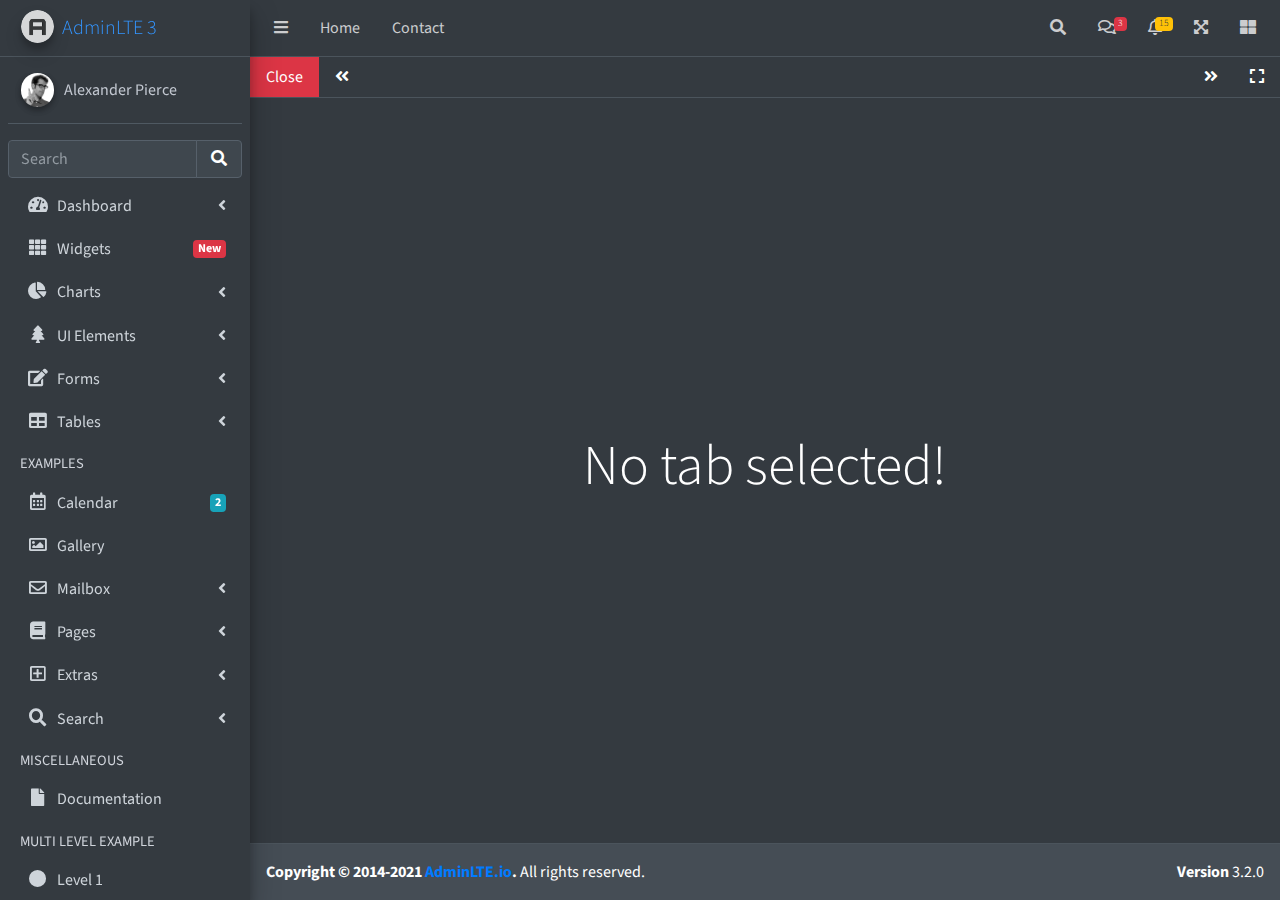
<file: public/templeates/iframe-dark.html>
<!DOCTYPE html>
<html lang="en">
<head>
  <meta charset="utf-8">
  <meta name="viewport" content="width=device-width, initial-scale=1">
  <title>AdminLTE 3 | Tabbed IFrames</title>

  <!-- Google Font: Source Sans Pro -->
  <link rel="stylesheet" href="https://fonts.googleapis.com/css?family=Source+Sans+Pro:300,400,400i,700&display=fallback">
  <!-- Font Awesome -->
  <link rel="stylesheet" href="plugins/fontawesome-free/css/all.min.css">
  <!-- Theme style -->
  <link rel="stylesheet" href="dist/css/adminlte.min.css">
  <!-- overlayScrollbars -->
  <link rel="stylesheet" href="plugins/overlayScrollbars/css/OverlayScrollbars.min.css">
</head>
<body class="hold-transition sidebar-mini layout-fixed dark-mode" data-panel-auto-height-mode="height">
<div class="wrapper">

  <!-- Navbar -->
  <nav class="main-header navbar navbar-expand navbar-dark">
    <!-- Left navbar links -->
    <ul class="navbar-nav">
      <li class="nav-item">
        <a class="nav-link" data-widget="pushmenu" href="#" role="button"><i class="fas fa-bars"></i></a>
      </li>
      <li class="nav-item d-none d-sm-inline-block">
        <a href="index3.html" class="nav-link">Home</a>
      </li>
      <li class="nav-item d-none d-sm-inline-block">
        <a href="#" class="nav-link">Contact</a>
      </li>
    </ul>

    <!-- Right navbar links -->
    <ul class="navbar-nav ml-auto">
      <!-- Navbar Search -->
      <li class="nav-item">
        <a class="nav-link" data-widget="navbar-search" href="#" role="button">
          <i class="fas fa-search"></i>
        </a>
        <div class="navbar-search-block">
          <form class="form-inline">
            <div class="input-group input-group-sm">
              <input class="form-control form-control-navbar" type="search" placeholder="Search" aria-label="Search">
              <div class="input-group-append">
                <button class="btn btn-navbar" type="submit">
                  <i class="fas fa-search"></i>
                </button>
                <button class="btn btn-navbar" type="button" data-widget="navbar-search">
                  <i class="fas fa-times"></i>
                </button>
              </div>
            </div>
          </form>
        </div>
      </li>

      <!-- Messages Dropdown Menu -->
      <li class="nav-item dropdown">
        <a class="nav-link" data-toggle="dropdown" href="#">
          <i class="far fa-comments"></i>
          <span class="badge badge-danger navbar-badge">3</span>
        </a>
        <div class="dropdown-menu dropdown-menu-lg dropdown-menu-right">
          <a href="#" class="dropdown-item">
            <!-- Message Start -->
            <div class="media">
              <img src="dist/img/user1-128x128.jpg" alt="User Avatar" class="img-size-50 mr-3 img-circle">
              <div class="media-body">
                <h3 class="dropdown-item-title">
                  Brad Diesel
                  <span class="float-right text-sm text-danger"><i class="fas fa-star"></i></span>
                </h3>
                <p class="text-sm">Call me whenever you can...</p>
                <p class="text-sm text-muted"><i class="far fa-clock mr-1"></i> 4 Hours Ago</p>
              </div>
            </div>
            <!-- Message End -->
          </a>
          <div class="dropdown-divider"></div>
          <a href="#" class="dropdown-item">
            <!-- Message Start -->
            <div class="media">
              <img src="dist/img/user8-128x128.jpg" alt="User Avatar" class="img-size-50 img-circle mr-3">
              <div class="media-body">
                <h3 class="dropdown-item-title">
                  John Pierce
                  <span class="float-right text-sm text-muted"><i class="fas fa-star"></i></span>
                </h3>
                <p class="text-sm">I got your message bro</p>
                <p class="text-sm text-muted"><i class="far fa-clock mr-1"></i> 4 Hours Ago</p>
              </div>
            </div>
            <!-- Message End -->
          </a>
          <div class="dropdown-divider"></div>
          <a href="#" class="dropdown-item">
            <!-- Message Start -->
            <div class="media">
              <img src="dist/img/user3-128x128.jpg" alt="User Avatar" class="img-size-50 img-circle mr-3">
              <div class="media-body">
                <h3 class="dropdown-item-title">
                  Nora Silvester
                  <span class="float-right text-sm text-warning"><i class="fas fa-star"></i></span>
                </h3>
                <p class="text-sm">The subject goes here</p>
                <p class="text-sm text-muted"><i class="far fa-clock mr-1"></i> 4 Hours Ago</p>
              </div>
            </div>
            <!-- Message End -->
          </a>
          <div class="dropdown-divider"></div>
          <a href="#" class="dropdown-item dropdown-footer">See All Messages</a>
        </div>
      </li>
      <!-- Notifications Dropdown Menu -->
      <li class="nav-item dropdown">
        <a class="nav-link" data-toggle="dropdown" href="#">
          <i class="far fa-bell"></i>
          <span class="badge badge-warning navbar-badge">15</span>
        </a>
        <div class="dropdown-menu dropdown-menu-lg dropdown-menu-right">
          <span class="dropdown-item dropdown-header">15 Notifications</span>
          <div class="dropdown-divider"></div>
          <a href="#" class="dropdown-item">
            <i class="fas fa-envelope mr-2"></i> 4 new messages
            <span class="float-right text-muted text-sm">3 mins</span>
          </a>
          <div class="dropdown-divider"></div>
          <a href="#" class="dropdown-item">
            <i class="fas fa-users mr-2"></i> 8 friend requests
            <span class="float-right text-muted text-sm">12 hours</span>
          </a>
          <div class="dropdown-divider"></div>
          <a href="#" class="dropdown-item">
            <i class="fas fa-file mr-2"></i> 3 new reports
            <span class="float-right text-muted text-sm">2 days</span>
          </a>
          <div class="dropdown-divider"></div>
          <a href="#" class="dropdown-item dropdown-footer">See All Notifications</a>
        </div>
      </li>
      <li class="nav-item">
        <a class="nav-link" data-widget="fullscreen" href="#" role="button">
          <i class="fas fa-expand-arrows-alt"></i>
        </a>
      </li>
      <li class="nav-item">
        <a class="nav-link" data-widget="control-sidebar" data-slide="true" href="#" role="button">
          <i class="fas fa-th-large"></i>
        </a>
      </li>
    </ul>
  </nav>
  <!-- /.navbar -->

  <!-- Main Sidebar Container -->
  <aside class="main-sidebar sidebar-dark-primary elevation-4">
    <!-- Brand Logo -->
    <a href="index3.html" class="brand-link">
      <img src="dist/img/AdminLTELogo.png" alt="AdminLTE Logo" class="brand-image img-circle elevation-3" style="opacity: .8">
      <span class="brand-text font-weight-light">AdminLTE 3</span>
    </a>

    <!-- Sidebar -->
    <div class="sidebar">
      <!-- Sidebar user panel (optional) -->
      <div class="user-panel mt-3 pb-3 mb-3 d-flex">
        <div class="image">
          <img src="dist/img/user2-160x160.jpg" class="img-circle elevation-2" alt="User Image">
        </div>
        <div class="info">
          <a href="#" class="d-block">Alexander Pierce</a>
        </div>
      </div>

      <!-- SidebarSearch Form -->
      <div class="form-inline">
        <div class="input-group" data-widget="sidebar-search">
          <input class="form-control form-control-sidebar" type="search" placeholder="Search" aria-label="Search">
          <div class="input-group-append">
            <button class="btn btn-sidebar">
              <i class="fas fa-search fa-fw"></i>
            </button>
          </div>
        </div>
      </div>

      <!-- Sidebar Menu -->
      <nav class="mt-2">
        <ul class="nav nav-pills nav-sidebar flex-column" data-widget="treeview" role="menu" data-accordion="false">
          <!-- Add icons to the links using the .nav-icon class
               with font-awesome or any other icon font library -->
          <li class="nav-item">
            <a href="#" class="nav-link">
              <i class="nav-icon fas fa-tachometer-alt"></i>
              <p>
                Dashboard
                <i class="right fas fa-angle-left"></i>
              </p>
            </a>
            <ul class="nav nav-treeview">
              <li class="nav-item">
                <a href="./index.html" class="nav-link">
                  <i class="far fa-circle nav-icon"></i>
                  <p>Dashboard v1</p>
                </a>
              </li>
              <li class="nav-item">
                <a href="./index2.html" class="nav-link">
                  <i class="far fa-circle nav-icon"></i>
                  <p>Dashboard v2</p>
                </a>
              </li>
              <li class="nav-item">
                <a href="./index3.html" class="nav-link">
                  <i class="far fa-circle nav-icon"></i>
                  <p>Dashboard v3</p>
                </a>
              </li>
            </ul>
          </li>
          <li class="nav-item">
            <a href="pages/widgets.html" class="nav-link">
              <i class="nav-icon fas fa-th"></i>
              <p>
                Widgets
                <span class="right badge badge-danger">New</span>
              </p>
            </a>
          </li>
          <li class="nav-item">
            <a href="#" class="nav-link">
              <i class="nav-icon fas fa-chart-pie"></i>
              <p>
                Charts
                <i class="right fas fa-angle-left"></i>
              </p>
            </a>
            <ul class="nav nav-treeview">
              <li class="nav-item">
                <a href="pages/charts/chartjs.html" class="nav-link">
                  <i class="far fa-circle nav-icon"></i>
                  <p>ChartJS</p>
                </a>
              </li>
              <li class="nav-item">
                <a href="pages/charts/flot.html" class="nav-link">
                  <i class="far fa-circle nav-icon"></i>
                  <p>Flot</p>
                </a>
              </li>
              <li class="nav-item">
                <a href="pages/charts/inline.html" class="nav-link">
                  <i class="far fa-circle nav-icon"></i>
                  <p>Inline</p>
                </a>
              </li>
            </ul>
          </li>
          <li class="nav-item">
            <a href="#" class="nav-link">
              <i class="nav-icon fas fa-tree"></i>
              <p>
                UI Elements
                <i class="fas fa-angle-left right"></i>
              </p>
            </a>
            <ul class="nav nav-treeview">
              <li class="nav-item">
                <a href="pages/UI/general.html" class="nav-link">
                  <i class="far fa-circle nav-icon"></i>
                  <p>General</p>
                </a>
              </li>
              <li class="nav-item">
                <a href="pages/UI/icons.html" class="nav-link">
                  <i class="far fa-circle nav-icon"></i>
                  <p>Icons</p>
                </a>
              </li>
              <li class="nav-item">
                <a href="pages/UI/buttons.html" class="nav-link">
                  <i class="far fa-circle nav-icon"></i>
                  <p>Buttons</p>
                </a>
              </li>
              <li class="nav-item">
                <a href="pages/UI/sliders.html" class="nav-link">
                  <i class="far fa-circle nav-icon"></i>
                  <p>Sliders</p>
                </a>
              </li>
              <li class="nav-item">
                <a href="pages/UI/modals.html" class="nav-link">
                  <i class="far fa-circle nav-icon"></i>
                  <p>Modals & Alerts</p>
                </a>
              </li>
              <li class="nav-item">
                <a href="pages/UI/navbar.html" class="nav-link">
                  <i class="far fa-circle nav-icon"></i>
                  <p>Navbar & Tabs</p>
                </a>
              </li>
              <li class="nav-item">
                <a href="pages/UI/timeline.html" class="nav-link">
                  <i class="far fa-circle nav-icon"></i>
                  <p>Timeline</p>
                </a>
              </li>
              <li class="nav-item">
                <a href="pages/UI/ribbons.html" class="nav-link">
                  <i class="far fa-circle nav-icon"></i>
                  <p>Ribbons</p>
                </a>
              </li>
            </ul>
          </li>
          <li class="nav-item">
            <a href="#" class="nav-link">
              <i class="nav-icon fas fa-edit"></i>
              <p>
                Forms
                <i class="fas fa-angle-left right"></i>
              </p>
            </a>
            <ul class="nav nav-treeview">
              <li class="nav-item">
                <a href="pages/forms/general.html" class="nav-link">
                  <i class="far fa-circle nav-icon"></i>
                  <p>General Elements</p>
                </a>
              </li>
              <li class="nav-item">
                <a href="pages/forms/advanced.html" class="nav-link">
                  <i class="far fa-circle nav-icon"></i>
                  <p>Advanced Elements</p>
                </a>
              </li>
              <li class="nav-item">
                <a href="pages/forms/editors.html" class="nav-link">
                  <i class="far fa-circle nav-icon"></i>
                  <p>Editors</p>
                </a>
              </li>
              <li class="nav-item">
                <a href="pages/forms/validation.html" class="nav-link">
                  <i class="far fa-circle nav-icon"></i>
                  <p>Validation</p>
                </a>
              </li>
            </ul>
          </li>
          <li class="nav-item">
            <a href="#" class="nav-link">
              <i class="nav-icon fas fa-table"></i>
              <p>
                Tables
                <i class="fas fa-angle-left right"></i>
              </p>
            </a>
            <ul class="nav nav-treeview">
              <li class="nav-item">
                <a href="pages/tables/simple.html" class="nav-link">
                  <i class="far fa-circle nav-icon"></i>
                  <p>Simple Tables</p>
                </a>
              </li>
              <li class="nav-item">
                <a href="pages/tables/data.html" class="nav-link">
                  <i class="far fa-circle nav-icon"></i>
                  <p>DataTables</p>
                </a>
              </li>
              <li class="nav-item">
                <a href="pages/tables/jsgrid.html" class="nav-link">
                  <i class="far fa-circle nav-icon"></i>
                  <p>jsGrid</p>
                </a>
              </li>
            </ul>
          </li>
          <li class="nav-header">EXAMPLES</li>
          <li class="nav-item">
            <a href="pages/calendar.html" class="nav-link">
              <i class="nav-icon far fa-calendar-alt"></i>
              <p>
                Calendar
                <span class="badge badge-info right">2</span>
              </p>
            </a>
          </li>
          <li class="nav-item">
            <a href="pages/gallery.html" class="nav-link">
              <i class="nav-icon far fa-image"></i>
              <p>
                Gallery
              </p>
            </a>
          </li>
          <li class="nav-item">
            <a href="#" class="nav-link">
              <i class="nav-icon far fa-envelope"></i>
              <p>
                Mailbox
                <i class="fas fa-angle-left right"></i>
              </p>
            </a>
            <ul class="nav nav-treeview">
              <li class="nav-item">
                <a href="pages/mailbox/mailbox.html" class="nav-link">
                  <i class="far fa-circle nav-icon"></i>
                  <p>Inbox</p>
                </a>
              </li>
              <li class="nav-item">
                <a href="pages/mailbox/compose.html" class="nav-link">
                  <i class="far fa-circle nav-icon"></i>
                  <p>Compose</p>
                </a>
              </li>
              <li class="nav-item">
                <a href="pages/mailbox/read-mail.html" class="nav-link">
                  <i class="far fa-circle nav-icon"></i>
                  <p>Read</p>
                </a>
              </li>
            </ul>
          </li>
          <li class="nav-item">
            <a href="#" class="nav-link">
              <i class="nav-icon fas fa-book"></i>
              <p>
                Pages
                <i class="fas fa-angle-left right"></i>
              </p>
            </a>
            <ul class="nav nav-treeview">
              <li class="nav-item">
                <a href="pages/examples/invoice.html" class="nav-link">
                  <i class="far fa-circle nav-icon"></i>
                  <p>Invoice</p>
                </a>
              </li>
              <li class="nav-item">
                <a href="pages/examples/profile.html" class="nav-link">
                  <i class="far fa-circle nav-icon"></i>
                  <p>Profile</p>
                </a>
              </li>
              <li class="nav-item">
                <a href="pages/examples/e-commerce.html" class="nav-link">
                  <i class="far fa-circle nav-icon"></i>
                  <p>E-commerce</p>
                </a>
              </li>
              <li class="nav-item">
                <a href="pages/examples/projects.html" class="nav-link">
                  <i class="far fa-circle nav-icon"></i>
                  <p>Projects</p>
                </a>
              </li>
              <li class="nav-item">
                <a href="pages/examples/project-add.html" class="nav-link">
                  <i class="far fa-circle nav-icon"></i>
                  <p>Project Add</p>
                </a>
              </li>
              <li class="nav-item">
                <a href="pages/examples/project-edit.html" class="nav-link">
                  <i class="far fa-circle nav-icon"></i>
                  <p>Project Edit</p>
                </a>
              </li>
              <li class="nav-item">
                <a href="pages/examples/project-detail.html" class="nav-link">
                  <i class="far fa-circle nav-icon"></i>
                  <p>Project Detail</p>
                </a>
              </li>
              <li class="nav-item">
                <a href="pages/examples/contacts.html" class="nav-link">
                  <i class="far fa-circle nav-icon"></i>
                  <p>Contacts</p>
                </a>
              </li>
              <li class="nav-item">
                <a href="pages/examples/faq.html" class="nav-link">
                  <i class="far fa-circle nav-icon"></i>
                  <p>FAQ</p>
                </a>
              </li>
              <li class="nav-item">
                <a href="pages/examples/contact-us.html" class="nav-link">
                  <i class="far fa-circle nav-icon"></i>
                  <p>Contact us</p>
                </a>
              </li>
            </ul>
          </li>
          <li class="nav-item">
            <a href="#" class="nav-link">
              <i class="nav-icon far fa-plus-square"></i>
              <p>
                Extras
                <i class="fas fa-angle-left right"></i>
              </p>
            </a>
            <ul class="nav nav-treeview">
              <li class="nav-item">
                <a href="#" class="nav-link">
                  <i class="far fa-circle nav-icon"></i>
                  <p>
                    Login & Register v1
                    <i class="fas fa-angle-left right"></i>
                  </p>
                </a>
                <ul class="nav nav-treeview">
                  <li class="nav-item">
                    <a href="pages/examples/login.html" class="nav-link">
                      <i class="far fa-circle nav-icon"></i>
                      <p>Login v1</p>
                    </a>
                  </li>
                  <li class="nav-item">
                    <a href="pages/examples/register.html" class="nav-link">
                      <i class="far fa-circle nav-icon"></i>
                      <p>Register v1</p>
                    </a>
                  </li>
                  <li class="nav-item">
                    <a href="pages/examples/forgot-password.html" class="nav-link">
                      <i class="far fa-circle nav-icon"></i>
                      <p>Forgot Password v1</p>
                    </a>
                  </li>
                  <li class="nav-item">
                    <a href="pages/examples/recover-password.html" class="nav-link">
                      <i class="far fa-circle nav-icon"></i>
                      <p>Recover Password v1</p>
                    </a>
                  </li>
                </ul>
              </li>
              <li class="nav-item">
                <a href="#" class="nav-link">
                  <i class="far fa-circle nav-icon"></i>
                  <p>
                    Login & Register v2
                    <i class="fas fa-angle-left right"></i>
                  </p>
                </a>
                <ul class="nav nav-treeview">
                  <li class="nav-item">
                    <a href="pages/examples/login-v2.html" class="nav-link">
                      <i class="far fa-circle nav-icon"></i>
                      <p>Login v2</p>
                    </a>
                  </li>
                  <li class="nav-item">
                    <a href="pages/examples/register-v2.html" class="nav-link">
                      <i class="far fa-circle nav-icon"></i>
                      <p>Register v2</p>
                    </a>
                  </li>
                  <li class="nav-item">
                    <a href="pages/examples/forgot-password-v2.html" class="nav-link">
                      <i class="far fa-circle nav-icon"></i>
                      <p>Forgot Password v2</p>
                    </a>
                  </li>
                  <li class="nav-item">
                    <a href="pages/examples/recover-password-v2.html" class="nav-link">
                      <i class="far fa-circle nav-icon"></i>
                      <p>Recover Password v2</p>
                    </a>
                  </li>
                </ul>
              </li>
              <li class="nav-item">
                <a href="pages/examples/lockscreen.html" class="nav-link">
                  <i class="far fa-circle nav-icon"></i>
                  <p>Lockscreen</p>
                </a>
              </li>
              <li class="nav-item">
                <a href="pages/examples/legacy-user-menu.html" class="nav-link">
                  <i class="far fa-circle nav-icon"></i>
                  <p>Legacy User Menu</p>
                </a>
              </li>
              <li class="nav-item">
                <a href="pages/examples/language-menu.html" class="nav-link">
                  <i class="far fa-circle nav-icon"></i>
                  <p>Language Menu</p>
                </a>
              </li>
              <li class="nav-item">
                <a href="pages/examples/404.html" class="nav-link">
                  <i class="far fa-circle nav-icon"></i>
                  <p>Error 404</p>
                </a>
              </li>
              <li class="nav-item">
                <a href="pages/examples/500.html" class="nav-link">
                  <i class="far fa-circle nav-icon"></i>
                  <p>Error 500</p>
                </a>
              </li>
              <li class="nav-item">
                <a href="pages/examples/pace.html" class="nav-link">
                  <i class="far fa-circle nav-icon"></i>
                  <p>Pace</p>
                </a>
              </li>
              <li class="nav-item">
                <a href="pages/examples/blank.html" class="nav-link">
                  <i class="far fa-circle nav-icon"></i>
                  <p>Blank Page</p>
                </a>
              </li>
              <li class="nav-item">
                <a href="starter.html" class="nav-link">
                  <i class="far fa-circle nav-icon"></i>
                  <p>Starter Page</p>
                </a>
              </li>
            </ul>
          </li>
          <li class="nav-item">
            <a href="#" class="nav-link">
              <i class="nav-icon fas fa-search"></i>
              <p>
                Search
                <i class="fas fa-angle-left right"></i>
              </p>
            </a>
            <ul class="nav nav-treeview">
              <li class="nav-item">
                <a href="pages/search/simple.html" class="nav-link">
                  <i class="far fa-circle nav-icon"></i>
                  <p>Simple Search</p>
                </a>
              </li>
              <li class="nav-item">
                <a href="pages/search/enhanced.html" class="nav-link">
                  <i class="far fa-circle nav-icon"></i>
                  <p>Enhanced</p>
                </a>
              </li>
            </ul>
          </li>
          <li class="nav-header">MISCELLANEOUS</li>
          <li class="nav-item">
            <a href="https://adminlte.io/docs/3.1/" class="nav-link">
              <i class="nav-icon fas fa-file"></i>
              <p>Documentation</p>
            </a>
          </li>
          <li class="nav-header">MULTI LEVEL EXAMPLE</li>
          <li class="nav-item">
            <a href="#" class="nav-link">
              <i class="fas fa-circle nav-icon"></i>
              <p>Level 1</p>
            </a>
          </li>
          <li class="nav-item">
            <a href="#" class="nav-link">
              <i class="nav-icon fas fa-circle"></i>
              <p>
                Level 1
                <i class="right fas fa-angle-left"></i>
              </p>
            </a>
            <ul class="nav nav-treeview">
              <li class="nav-item">
                <a href="#" class="nav-link">
                  <i class="far fa-circle nav-icon"></i>
                  <p>Level 2</p>
                </a>
              </li>
              <li class="nav-item">
                <a href="#" class="nav-link">
                  <i class="far fa-circle nav-icon"></i>
                  <p>
                    Level 2
                    <i class="right fas fa-angle-left"></i>
                  </p>
                </a>
                <ul class="nav nav-treeview">
                  <li class="nav-item">
                    <a href="#" class="nav-link">
                      <i class="far fa-dot-circle nav-icon"></i>
                      <p>Level 3</p>
                    </a>
                  </li>
                  <li class="nav-item">
                    <a href="#" class="nav-link">
                      <i class="far fa-dot-circle nav-icon"></i>
                      <p>Level 3</p>
                    </a>
                  </li>
                  <li class="nav-item">
                    <a href="#" class="nav-link">
                      <i class="far fa-dot-circle nav-icon"></i>
                      <p>Level 3</p>
                    </a>
                  </li>
                </ul>
              </li>
              <li class="nav-item">
                <a href="#" class="nav-link">
                  <i class="far fa-circle nav-icon"></i>
                  <p>Level 2</p>
                </a>
              </li>
            </ul>
          </li>
          <li class="nav-item">
            <a href="#" class="nav-link">
              <i class="fas fa-circle nav-icon"></i>
              <p>Level 1</p>
            </a>
          </li>
          <li class="nav-header">LABELS</li>
          <li class="nav-item">
            <a href="#" class="nav-link">
              <i class="nav-icon far fa-circle text-danger"></i>
              <p class="text">Important</p>
            </a>
          </li>
          <li class="nav-item">
            <a href="#" class="nav-link">
              <i class="nav-icon far fa-circle text-warning"></i>
              <p>Warning</p>
            </a>
          </li>
          <li class="nav-item">
            <a href="#" class="nav-link">
              <i class="nav-icon far fa-circle text-info"></i>
              <p>Informational</p>
            </a>
          </li>
        </ul>
      </nav>
      <!-- /.sidebar-menu -->
    </div>
    <!-- /.sidebar -->
  </aside>

  <!-- Content Wrapper. Contains page content -->
  <div class="content-wrapper iframe-mode bg-dark" data-widget="iframe" data-auto-dark-mode="true" data-loading-screen="750">
    <div class="nav navbar navbar-expand-lg navbar-dark border-bottom border-dark p-0">
      <a class="nav-link bg-danger" href="#" data-widget="iframe-close">Close</a>
      <a class="nav-link bg-dark" href="#" data-widget="iframe-scrollleft"><i class="fas fa-angle-double-left"></i></a>
      <ul class="navbar-nav" role="tablist">
      </ul>
      <a class="nav-link bg-dark" href="#" data-widget="iframe-scrollright"><i class="fas fa-angle-double-right"></i></a>
      <a class="nav-link bg-dark" href="#" data-widget="iframe-fullscreen"><i class="fas fa-expand"></i></a>
    </div>
    <div class="tab-content">
      <div class="tab-empty">
        <h2 class="display-4">No tab selected!</h2>
      </div>
      <div class="tab-loading">
        <div>
          <h2 class="display-4">Tab is loading <i class="fa fa-sync fa-spin"></i></h2>
        </div>
      </div>
    </div>
  </div>
    <!-- /.content-wrapper -->
  <footer class="main-footer dark-mode">
    <strong>Copyright &copy; 2014-2021 <a href="https://adminlte.io">AdminLTE.io</a>.</strong>
    All rights reserved.
    <div class="float-right d-none d-sm-inline-block">
      <b>Version</b> 3.2.0
    </div>
  </footer>

  <!-- Control Sidebar -->
  <aside class="control-sidebar control-sidebar-dark">
    <!-- Control sidebar content goes here -->
  </aside>
  <!-- /.control-sidebar -->
</div>
<!-- ./wrapper -->

<!-- jQuery -->
<script src="plugins/jquery/jquery.min.js"></script>
<!-- jQuery UI 1.11.4 -->
<script src="plugins/jquery-ui/jquery-ui.min.js"></script>
<!-- Resolve conflict in jQuery UI tooltip with Bootstrap tooltip -->
<script>
  $.widget.bridge('uibutton', $.ui.button)
</script>
<!-- Bootstrap 4 -->
<script src="plugins/bootstrap/js/bootstrap.bundle.min.js"></script>
<!-- overlayScrollbars -->
<script src="plugins/overlayScrollbars/js/jquery.overlayScrollbars.min.js"></script>
<!-- AdminLTE App -->
<script src="dist/js/adminlte.js"></script>
<!-- AdminLTE for demo purposes -->
<script src="dist/js/demo.js"></script>
</body>
</html>
</file>
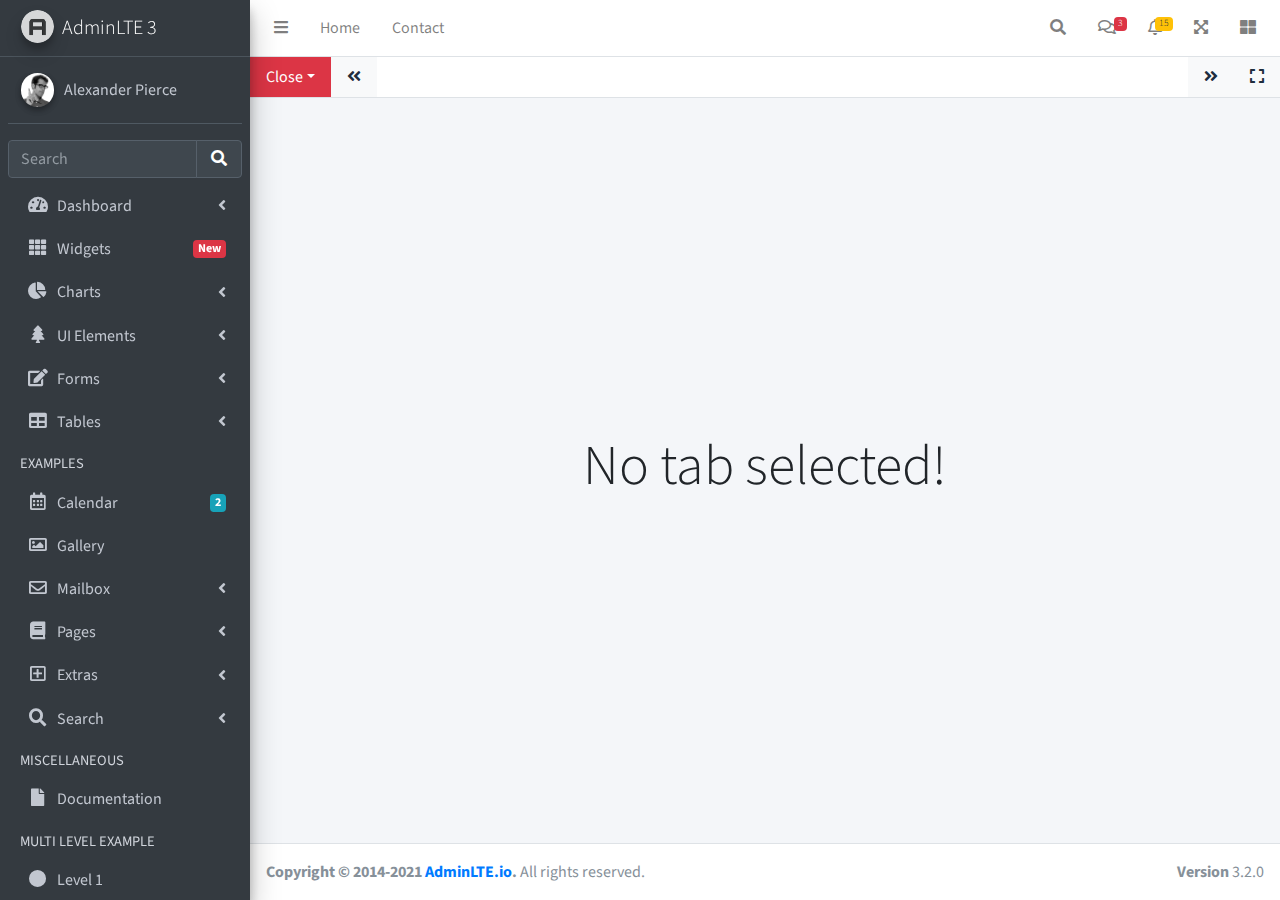
<file: public/templeates/iframe.html>
<!DOCTYPE html>
<html lang="en">
<head>
  <meta charset="utf-8">
  <meta name="viewport" content="width=device-width, initial-scale=1">
  <title>AdminLTE 3 | Tabbed IFrames</title>

  <!-- Google Font: Source Sans Pro -->
  <link rel="stylesheet" href="https://fonts.googleapis.com/css?family=Source+Sans+Pro:300,400,400i,700&display=fallback">
  <!-- Font Awesome -->
  <link rel="stylesheet" href="plugins/fontawesome-free/css/all.min.css">
  <!-- Theme style -->
  <link rel="stylesheet" href="dist/css/adminlte.min.css">
  <!-- overlayScrollbars -->
  <link rel="stylesheet" href="plugins/overlayScrollbars/css/OverlayScrollbars.min.css">
</head>
<body class="hold-transition sidebar-mini layout-fixed" data-panel-auto-height-mode="height">
<div class="wrapper">

  <!-- Navbar -->
  <nav class="main-header navbar navbar-expand navbar-white navbar-light">
    <!-- Left navbar links -->
    <ul class="navbar-nav">
      <li class="nav-item">
        <a class="nav-link" data-widget="pushmenu" href="#" role="button"><i class="fas fa-bars"></i></a>
      </li>
      <li class="nav-item d-none d-sm-inline-block">
        <a href="index3.html" class="nav-link">Home</a>
      </li>
      <li class="nav-item d-none d-sm-inline-block">
        <a href="#" class="nav-link">Contact</a>
      </li>
    </ul>

    <!-- Right navbar links -->
    <ul class="navbar-nav ml-auto">
      <!-- Navbar Search -->
      <li class="nav-item">
        <a class="nav-link" data-widget="navbar-search" href="#" role="button">
          <i class="fas fa-search"></i>
        </a>
        <div class="navbar-search-block">
          <form class="form-inline">
            <div class="input-group input-group-sm">
              <input class="form-control form-control-navbar" type="search" placeholder="Search" aria-label="Search">
              <div class="input-group-append">
                <button class="btn btn-navbar" type="submit">
                  <i class="fas fa-search"></i>
                </button>
                <button class="btn btn-navbar" type="button" data-widget="navbar-search">
                  <i class="fas fa-times"></i>
                </button>
              </div>
            </div>
          </form>
        </div>
      </li>

      <!-- Messages Dropdown Menu -->
      <li class="nav-item dropdown">
        <a class="nav-link" data-toggle="dropdown" href="#">
          <i class="far fa-comments"></i>
          <span class="badge badge-danger navbar-badge">3</span>
        </a>
        <div class="dropdown-menu dropdown-menu-lg dropdown-menu-right">
          <a href="#" class="dropdown-item">
            <!-- Message Start -->
            <div class="media">
              <img src="dist/img/user1-128x128.jpg" alt="User Avatar" class="img-size-50 mr-3 img-circle">
              <div class="media-body">
                <h3 class="dropdown-item-title">
                  Brad Diesel
                  <span class="float-right text-sm text-danger"><i class="fas fa-star"></i></span>
                </h3>
                <p class="text-sm">Call me whenever you can...</p>
                <p class="text-sm text-muted"><i class="far fa-clock mr-1"></i> 4 Hours Ago</p>
              </div>
            </div>
            <!-- Message End -->
          </a>
          <div class="dropdown-divider"></div>
          <a href="#" class="dropdown-item">
            <!-- Message Start -->
            <div class="media">
              <img src="dist/img/user8-128x128.jpg" alt="User Avatar" class="img-size-50 img-circle mr-3">
              <div class="media-body">
                <h3 class="dropdown-item-title">
                  John Pierce
                  <span class="float-right text-sm text-muted"><i class="fas fa-star"></i></span>
                </h3>
                <p class="text-sm">I got your message bro</p>
                <p class="text-sm text-muted"><i class="far fa-clock mr-1"></i> 4 Hours Ago</p>
              </div>
            </div>
            <!-- Message End -->
          </a>
          <div class="dropdown-divider"></div>
          <a href="#" class="dropdown-item">
            <!-- Message Start -->
            <div class="media">
              <img src="dist/img/user3-128x128.jpg" alt="User Avatar" class="img-size-50 img-circle mr-3">
              <div class="media-body">
                <h3 class="dropdown-item-title">
                  Nora Silvester
                  <span class="float-right text-sm text-warning"><i class="fas fa-star"></i></span>
                </h3>
                <p class="text-sm">The subject goes here</p>
                <p class="text-sm text-muted"><i class="far fa-clock mr-1"></i> 4 Hours Ago</p>
              </div>
            </div>
            <!-- Message End -->
          </a>
          <div class="dropdown-divider"></div>
          <a href="#" class="dropdown-item dropdown-footer">See All Messages</a>
        </div>
      </li>
      <!-- Notifications Dropdown Menu -->
      <li class="nav-item dropdown">
        <a class="nav-link" data-toggle="dropdown" href="#">
          <i class="far fa-bell"></i>
          <span class="badge badge-warning navbar-badge">15</span>
        </a>
        <div class="dropdown-menu dropdown-menu-lg dropdown-menu-right">
          <span class="dropdown-item dropdown-header">15 Notifications</span>
          <div class="dropdown-divider"></div>
          <a href="#" class="dropdown-item">
            <i class="fas fa-envelope mr-2"></i> 4 new messages
            <span class="float-right text-muted text-sm">3 mins</span>
          </a>
          <div class="dropdown-divider"></div>
          <a href="#" class="dropdown-item">
            <i class="fas fa-users mr-2"></i> 8 friend requests
            <span class="float-right text-muted text-sm">12 hours</span>
          </a>
          <div class="dropdown-divider"></div>
          <a href="#" class="dropdown-item">
            <i class="fas fa-file mr-2"></i> 3 new reports
            <span class="float-right text-muted text-sm">2 days</span>
          </a>
          <div class="dropdown-divider"></div>
          <a href="#" class="dropdown-item dropdown-footer">See All Notifications</a>
        </div>
      </li>
      <li class="nav-item">
        <a class="nav-link" data-widget="fullscreen" href="#" role="button">
          <i class="fas fa-expand-arrows-alt"></i>
        </a>
      </li>
      <li class="nav-item">
        <a class="nav-link" data-widget="control-sidebar" data-slide="true" href="#" role="button">
          <i class="fas fa-th-large"></i>
        </a>
      </li>
    </ul>
  </nav>
  <!-- /.navbar -->

  <!-- Main Sidebar Container -->
  <aside class="main-sidebar sidebar-dark-primary elevation-4">
    <!-- Brand Logo -->
    <a href="index3.html" class="brand-link">
      <img src="dist/img/AdminLTELogo.png" alt="AdminLTE Logo" class="brand-image img-circle elevation-3" style="opacity: .8">
      <span class="brand-text font-weight-light">AdminLTE 3</span>
    </a>

    <!-- Sidebar -->
    <div class="sidebar">
      <!-- Sidebar user panel (optional) -->
      <div class="user-panel mt-3 pb-3 mb-3 d-flex">
        <div class="image">
          <img src="dist/img/user2-160x160.jpg" class="img-circle elevation-2" alt="User Image">
        </div>
        <div class="info">
          <a href="#" class="d-block">Alexander Pierce</a>
        </div>
      </div>

      <!-- SidebarSearch Form -->
      <div class="form-inline">
        <div class="input-group" data-widget="sidebar-search">
          <input class="form-control form-control-sidebar" type="search" placeholder="Search" aria-label="Search">
          <div class="input-group-append">
            <button class="btn btn-sidebar">
              <i class="fas fa-search fa-fw"></i>
            </button>
          </div>
        </div>
      </div>

      <!-- Sidebar Menu -->
      <nav class="mt-2">
        <ul class="nav nav-pills nav-sidebar flex-column" data-widget="treeview" role="menu" data-accordion="false">
          <!-- Add icons to the links using the .nav-icon class
               with font-awesome or any other icon font library -->
          <li class="nav-item">
            <a href="#" class="nav-link">
              <i class="nav-icon fas fa-tachometer-alt"></i>
              <p>
                Dashboard
                <i class="right fas fa-angle-left"></i>
              </p>
            </a>
            <ul class="nav nav-treeview">
              <li class="nav-item">
                <a href="./index.html" class="nav-link">
                  <i class="far fa-circle nav-icon"></i>
                  <p>Dashboard v1</p>
                </a>
              </li>
              <li class="nav-item">
                <a href="./index2.html" class="nav-link">
                  <i class="far fa-circle nav-icon"></i>
                  <p>Dashboard v2</p>
                </a>
              </li>
              <li class="nav-item">
                <a href="./index3.html" class="nav-link">
                  <i class="far fa-circle nav-icon"></i>
                  <p>Dashboard v3</p>
                </a>
              </li>
            </ul>
          </li>
          <li class="nav-item">
            <a href="pages/widgets.html" class="nav-link">
              <i class="nav-icon fas fa-th"></i>
              <p>
                Widgets
                <span class="right badge badge-danger">New</span>
              </p>
            </a>
          </li>
          <li class="nav-item">
            <a href="#" class="nav-link">
              <i class="nav-icon fas fa-chart-pie"></i>
              <p>
                Charts
                <i class="right fas fa-angle-left"></i>
              </p>
            </a>
            <ul class="nav nav-treeview">
              <li class="nav-item">
                <a href="pages/charts/chartjs.html" class="nav-link">
                  <i class="far fa-circle nav-icon"></i>
                  <p>ChartJS</p>
                </a>
              </li>
              <li class="nav-item">
                <a href="pages/charts/flot.html" class="nav-link">
                  <i class="far fa-circle nav-icon"></i>
                  <p>Flot</p>
                </a>
              </li>
              <li class="nav-item">
                <a href="pages/charts/inline.html" class="nav-link">
                  <i class="far fa-circle nav-icon"></i>
                  <p>Inline</p>
                </a>
              </li>
            </ul>
          </li>
          <li class="nav-item">
            <a href="#" class="nav-link">
              <i class="nav-icon fas fa-tree"></i>
              <p>
                UI Elements
                <i class="fas fa-angle-left right"></i>
              </p>
            </a>
            <ul class="nav nav-treeview">
              <li class="nav-item">
                <a href="pages/UI/general.html" class="nav-link">
                  <i class="far fa-circle nav-icon"></i>
                  <p>General</p>
                </a>
              </li>
              <li class="nav-item">
                <a href="pages/UI/icons.html" class="nav-link">
                  <i class="far fa-circle nav-icon"></i>
                  <p>Icons</p>
                </a>
              </li>
              <li class="nav-item">
                <a href="pages/UI/buttons.html" class="nav-link">
                  <i class="far fa-circle nav-icon"></i>
                  <p>Buttons</p>
                </a>
              </li>
              <li class="nav-item">
                <a href="pages/UI/sliders.html" class="nav-link">
                  <i class="far fa-circle nav-icon"></i>
                  <p>Sliders</p>
                </a>
              </li>
              <li class="nav-item">
                <a href="pages/UI/modals.html" class="nav-link">
                  <i class="far fa-circle nav-icon"></i>
                  <p>Modals & Alerts</p>
                </a>
              </li>
              <li class="nav-item">
                <a href="pages/UI/navbar.html" class="nav-link">
                  <i class="far fa-circle nav-icon"></i>
                  <p>Navbar & Tabs</p>
                </a>
              </li>
              <li class="nav-item">
                <a href="pages/UI/timeline.html" class="nav-link">
                  <i class="far fa-circle nav-icon"></i>
                  <p>Timeline</p>
                </a>
              </li>
              <li class="nav-item">
                <a href="pages/UI/ribbons.html" class="nav-link">
                  <i class="far fa-circle nav-icon"></i>
                  <p>Ribbons</p>
                </a>
              </li>
            </ul>
          </li>
          <li class="nav-item">
            <a href="#" class="nav-link">
              <i class="nav-icon fas fa-edit"></i>
              <p>
                Forms
                <i class="fas fa-angle-left right"></i>
              </p>
            </a>
            <ul class="nav nav-treeview">
              <li class="nav-item">
                <a href="pages/forms/general.html" class="nav-link">
                  <i class="far fa-circle nav-icon"></i>
                  <p>General Elements</p>
                </a>
              </li>
              <li class="nav-item">
                <a href="pages/forms/advanced.html" class="nav-link">
                  <i class="far fa-circle nav-icon"></i>
                  <p>Advanced Elements</p>
                </a>
              </li>
              <li class="nav-item">
                <a href="pages/forms/editors.html" class="nav-link">
                  <i class="far fa-circle nav-icon"></i>
                  <p>Editors</p>
                </a>
              </li>
              <li class="nav-item">
                <a href="pages/forms/validation.html" class="nav-link">
                  <i class="far fa-circle nav-icon"></i>
                  <p>Validation</p>
                </a>
              </li>
            </ul>
          </li>
          <li class="nav-item">
            <a href="#" class="nav-link">
              <i class="nav-icon fas fa-table"></i>
              <p>
                Tables
                <i class="fas fa-angle-left right"></i>
              </p>
            </a>
            <ul class="nav nav-treeview">
              <li class="nav-item">
                <a href="pages/tables/simple.html" class="nav-link">
                  <i class="far fa-circle nav-icon"></i>
                  <p>Simple Tables</p>
                </a>
              </li>
              <li class="nav-item">
                <a href="pages/tables/data.html" class="nav-link">
                  <i class="far fa-circle nav-icon"></i>
                  <p>DataTables</p>
                </a>
              </li>
              <li class="nav-item">
                <a href="pages/tables/jsgrid.html" class="nav-link">
                  <i class="far fa-circle nav-icon"></i>
                  <p>jsGrid</p>
                </a>
              </li>
            </ul>
          </li>
          <li class="nav-header">EXAMPLES</li>
          <li class="nav-item">
            <a href="pages/calendar.html" class="nav-link">
              <i class="nav-icon far fa-calendar-alt"></i>
              <p>
                Calendar
                <span class="badge badge-info right">2</span>
              </p>
            </a>
          </li>
          <li class="nav-item">
            <a href="pages/gallery.html" class="nav-link">
              <i class="nav-icon far fa-image"></i>
              <p>
                Gallery
              </p>
            </a>
          </li>
          <li class="nav-item">
            <a href="#" class="nav-link">
              <i class="nav-icon far fa-envelope"></i>
              <p>
                Mailbox
                <i class="fas fa-angle-left right"></i>
              </p>
            </a>
            <ul class="nav nav-treeview">
              <li class="nav-item">
                <a href="pages/mailbox/mailbox.html" class="nav-link">
                  <i class="far fa-circle nav-icon"></i>
                  <p>Inbox</p>
                </a>
              </li>
              <li class="nav-item">
                <a href="pages/mailbox/compose.html" class="nav-link">
                  <i class="far fa-circle nav-icon"></i>
                  <p>Compose</p>
                </a>
              </li>
              <li class="nav-item">
                <a href="pages/mailbox/read-mail.html" class="nav-link">
                  <i class="far fa-circle nav-icon"></i>
                  <p>Read</p>
                </a>
              </li>
            </ul>
          </li>
          <li class="nav-item">
            <a href="#" class="nav-link">
              <i class="nav-icon fas fa-book"></i>
              <p>
                Pages
                <i class="fas fa-angle-left right"></i>
              </p>
            </a>
            <ul class="nav nav-treeview">
              <li class="nav-item">
                <a href="pages/examples/invoice.html" class="nav-link">
                  <i class="far fa-circle nav-icon"></i>
                  <p>Invoice</p>
                </a>
              </li>
              <li class="nav-item">
                <a href="pages/examples/profile.html" class="nav-link">
                  <i class="far fa-circle nav-icon"></i>
                  <p>Profile</p>
                </a>
              </li>
              <li class="nav-item">
                <a href="pages/examples/e-commerce.html" class="nav-link">
                  <i class="far fa-circle nav-icon"></i>
                  <p>E-commerce</p>
                </a>
              </li>
              <li class="nav-item">
                <a href="pages/examples/projects.html" class="nav-link">
                  <i class="far fa-circle nav-icon"></i>
                  <p>Projects</p>
                </a>
              </li>
              <li class="nav-item">
                <a href="pages/examples/project-add.html" class="nav-link">
                  <i class="far fa-circle nav-icon"></i>
                  <p>Project Add</p>
                </a>
              </li>
              <li class="nav-item">
                <a href="pages/examples/project-edit.html" class="nav-link">
                  <i class="far fa-circle nav-icon"></i>
                  <p>Project Edit</p>
                </a>
              </li>
              <li class="nav-item">
                <a href="pages/examples/project-detail.html" class="nav-link">
                  <i class="far fa-circle nav-icon"></i>
                  <p>Project Detail</p>
                </a>
              </li>
              <li class="nav-item">
                <a href="pages/examples/contacts.html" class="nav-link">
                  <i class="far fa-circle nav-icon"></i>
                  <p>Contacts</p>
                </a>
              </li>
              <li class="nav-item">
                <a href="pages/examples/faq.html" class="nav-link">
                  <i class="far fa-circle nav-icon"></i>
                  <p>FAQ</p>
                </a>
              </li>
              <li class="nav-item">
                <a href="pages/examples/contact-us.html" class="nav-link">
                  <i class="far fa-circle nav-icon"></i>
                  <p>Contact us</p>
                </a>
              </li>
            </ul>
          </li>
          <li class="nav-item">
            <a href="#" class="nav-link">
              <i class="nav-icon far fa-plus-square"></i>
              <p>
                Extras
                <i class="fas fa-angle-left right"></i>
              </p>
            </a>
            <ul class="nav nav-treeview">
              <li class="nav-item">
                <a href="#" class="nav-link">
                  <i class="far fa-circle nav-icon"></i>
                  <p>
                    Login & Register v1
                    <i class="fas fa-angle-left right"></i>
                  </p>
                </a>
                <ul class="nav nav-treeview">
                  <li class="nav-item">
                    <a href="pages/examples/login.html" class="nav-link">
                      <i class="far fa-circle nav-icon"></i>
                      <p>Login v1</p>
                    </a>
                  </li>
                  <li class="nav-item">
                    <a href="pages/examples/register.html" class="nav-link">
                      <i class="far fa-circle nav-icon"></i>
                      <p>Register v1</p>
                    </a>
                  </li>
                  <li class="nav-item">
                    <a href="pages/examples/forgot-password.html" class="nav-link">
                      <i class="far fa-circle nav-icon"></i>
                      <p>Forgot Password v1</p>
                    </a>
                  </li>
                  <li class="nav-item">
                    <a href="pages/examples/recover-password.html" class="nav-link">
                      <i class="far fa-circle nav-icon"></i>
                      <p>Recover Password v1</p>
                    </a>
                  </li>
                </ul>
              </li>
              <li class="nav-item">
                <a href="#" class="nav-link">
                  <i class="far fa-circle nav-icon"></i>
                  <p>
                    Login & Register v2
                    <i class="fas fa-angle-left right"></i>
                  </p>
                </a>
                <ul class="nav nav-treeview">
                  <li class="nav-item">
                    <a href="pages/examples/login-v2.html" class="nav-link">
                      <i class="far fa-circle nav-icon"></i>
                      <p>Login v2</p>
                    </a>
                  </li>
                  <li class="nav-item">
                    <a href="pages/examples/register-v2.html" class="nav-link">
                      <i class="far fa-circle nav-icon"></i>
                      <p>Register v2</p>
                    </a>
                  </li>
                  <li class="nav-item">
                    <a href="pages/examples/forgot-password-v2.html" class="nav-link">
                      <i class="far fa-circle nav-icon"></i>
                      <p>Forgot Password v2</p>
                    </a>
                  </li>
                  <li class="nav-item">
                    <a href="pages/examples/recover-password-v2.html" class="nav-link">
                      <i class="far fa-circle nav-icon"></i>
                      <p>Recover Password v2</p>
                    </a>
                  </li>
                </ul>
              </li>
              <li class="nav-item">
                <a href="pages/examples/lockscreen.html" class="nav-link">
                  <i class="far fa-circle nav-icon"></i>
                  <p>Lockscreen</p>
                </a>
              </li>
              <li class="nav-item">
                <a href="pages/examples/legacy-user-menu.html" class="nav-link">
                  <i class="far fa-circle nav-icon"></i>
                  <p>Legacy User Menu</p>
                </a>
              </li>
              <li class="nav-item">
                <a href="pages/examples/language-menu.html" class="nav-link">
                  <i class="far fa-circle nav-icon"></i>
                  <p>Language Menu</p>
                </a>
              </li>
              <li class="nav-item">
                <a href="pages/examples/404.html" class="nav-link">
                  <i class="far fa-circle nav-icon"></i>
                  <p>Error 404</p>
                </a>
              </li>
              <li class="nav-item">
                <a href="pages/examples/500.html" class="nav-link">
                  <i class="far fa-circle nav-icon"></i>
                  <p>Error 500</p>
                </a>
              </li>
              <li class="nav-item">
                <a href="pages/examples/pace.html" class="nav-link">
                  <i class="far fa-circle nav-icon"></i>
                  <p>Pace</p>
                </a>
              </li>
              <li class="nav-item">
                <a href="pages/examples/blank.html" class="nav-link">
                  <i class="far fa-circle nav-icon"></i>
                  <p>Blank Page</p>
                </a>
              </li>
              <li class="nav-item">
                <a href="starter.html" class="nav-link">
                  <i class="far fa-circle nav-icon"></i>
                  <p>Starter Page</p>
                </a>
              </li>
            </ul>
          </li>
          <li class="nav-item">
            <a href="#" class="nav-link">
              <i class="nav-icon fas fa-search"></i>
              <p>
                Search
                <i class="fas fa-angle-left right"></i>
              </p>
            </a>
            <ul class="nav nav-treeview">
              <li class="nav-item">
                <a href="pages/search/simple.html" class="nav-link">
                  <i class="far fa-circle nav-icon"></i>
                  <p>Simple Search</p>
                </a>
              </li>
              <li class="nav-item">
                <a href="pages/search/enhanced.html" class="nav-link">
                  <i class="far fa-circle nav-icon"></i>
                  <p>Enhanced</p>
                </a>
              </li>
            </ul>
          </li>
          <li class="nav-header">MISCELLANEOUS</li>
          <li class="nav-item">
            <a href="https://adminlte.io/docs/3.1/" class="nav-link">
              <i class="nav-icon fas fa-file"></i>
              <p>Documentation</p>
            </a>
          </li>
          <li class="nav-header">MULTI LEVEL EXAMPLE</li>
          <li class="nav-item">
            <a href="#" class="nav-link">
              <i class="fas fa-circle nav-icon"></i>
              <p>Level 1</p>
            </a>
          </li>
          <li class="nav-item">
            <a href="#" class="nav-link">
              <i class="nav-icon fas fa-circle"></i>
              <p>
                Level 1
                <i class="right fas fa-angle-left"></i>
              </p>
            </a>
            <ul class="nav nav-treeview">
              <li class="nav-item">
                <a href="#" class="nav-link">
                  <i class="far fa-circle nav-icon"></i>
                  <p>Level 2</p>
                </a>
              </li>
              <li class="nav-item">
                <a href="#" class="nav-link">
                  <i class="far fa-circle nav-icon"></i>
                  <p>
                    Level 2
                    <i class="right fas fa-angle-left"></i>
                  </p>
                </a>
                <ul class="nav nav-treeview">
                  <li class="nav-item">
                    <a href="#" class="nav-link">
                      <i class="far fa-dot-circle nav-icon"></i>
                      <p>Level 3</p>
                    </a>
                  </li>
                  <li class="nav-item">
                    <a href="#" class="nav-link">
                      <i class="far fa-dot-circle nav-icon"></i>
                      <p>Level 3</p>
                    </a>
                  </li>
                  <li class="nav-item">
                    <a href="#" class="nav-link">
                      <i class="far fa-dot-circle nav-icon"></i>
                      <p>Level 3</p>
                    </a>
                  </li>
                </ul>
              </li>
              <li class="nav-item">
                <a href="#" class="nav-link">
                  <i class="far fa-circle nav-icon"></i>
                  <p>Level 2</p>
                </a>
              </li>
            </ul>
          </li>
          <li class="nav-item">
            <a href="#" class="nav-link">
              <i class="fas fa-circle nav-icon"></i>
              <p>Level 1</p>
            </a>
          </li>
          <li class="nav-header">LABELS</li>
          <li class="nav-item">
            <a href="#" class="nav-link">
              <i class="nav-icon far fa-circle text-danger"></i>
              <p class="text">Important</p>
            </a>
          </li>
          <li class="nav-item">
            <a href="#" class="nav-link">
              <i class="nav-icon far fa-circle text-warning"></i>
              <p>Warning</p>
            </a>
          </li>
          <li class="nav-item">
            <a href="#" class="nav-link">
              <i class="nav-icon far fa-circle text-info"></i>
              <p>Informational</p>
            </a>
          </li>
        </ul>
      </nav>
      <!-- /.sidebar-menu -->
    </div>
    <!-- /.sidebar -->
  </aside>

  <!-- Content Wrapper. Contains page content -->
  <div class="content-wrapper iframe-mode" data-widget="iframe" data-loading-screen="750">
    <div class="nav navbar navbar-expand navbar-white navbar-light border-bottom p-0">
      <div class="nav-item dropdown">
        <a class="nav-link bg-danger dropdown-toggle" data-toggle="dropdown" href="#" role="button" aria-haspopup="true" aria-expanded="false">Close</a>
        <div class="dropdown-menu mt-0">
          <a class="dropdown-item" href="#" data-widget="iframe-close" data-type="all">Close All</a>
          <a class="dropdown-item" href="#" data-widget="iframe-close" data-type="all-other">Close All Other</a>
        </div>
      </div>
      <a class="nav-link bg-light" href="#" data-widget="iframe-scrollleft"><i class="fas fa-angle-double-left"></i></a>
      <ul class="navbar-nav overflow-hidden" role="tablist"></ul>
      <a class="nav-link bg-light" href="#" data-widget="iframe-scrollright"><i class="fas fa-angle-double-right"></i></a>
      <a class="nav-link bg-light" href="#" data-widget="iframe-fullscreen"><i class="fas fa-expand"></i></a>
    </div>
    <div class="tab-content">
      <div class="tab-empty">
        <h2 class="display-4">No tab selected!</h2>
      </div>
      <div class="tab-loading">
        <div>
          <h2 class="display-4">Tab is loading <i class="fa fa-sync fa-spin"></i></h2>
        </div>
      </div>
    </div>
  </div>
  <!-- /.content-wrapper -->
  <footer class="main-footer">
    <strong>Copyright &copy; 2014-2021 <a href="https://adminlte.io">AdminLTE.io</a>.</strong>
    All rights reserved.
    <div class="float-right d-none d-sm-inline-block">
      <b>Version</b> 3.2.0
    </div>
  </footer>

  <!-- Control Sidebar -->
  <aside class="control-sidebar control-sidebar-dark">
    <!-- Control sidebar content goes here -->
  </aside>
  <!-- /.control-sidebar -->
</div>
<!-- ./wrapper -->

<!-- jQuery -->
<script src="plugins/jquery/jquery.min.js"></script>
<!-- jQuery UI 1.11.4 -->
<script src="plugins/jquery-ui/jquery-ui.min.js"></script>
<!-- Resolve conflict in jQuery UI tooltip with Bootstrap tooltip -->
<script>
  $.widget.bridge('uibutton', $.ui.button)
</script>
<!-- Bootstrap 4 -->
<script src="plugins/bootstrap/js/bootstrap.bundle.min.js"></script>
<!-- overlayScrollbars -->
<script src="plugins/overlayScrollbars/js/jquery.overlayScrollbars.min.js"></script>
<!-- AdminLTE App -->
<script src="dist/js/adminlte.js"></script>
<!-- AdminLTE for demo purposes -->
<script src="dist/js/demo.js"></script>
</body>
</html>
</file>
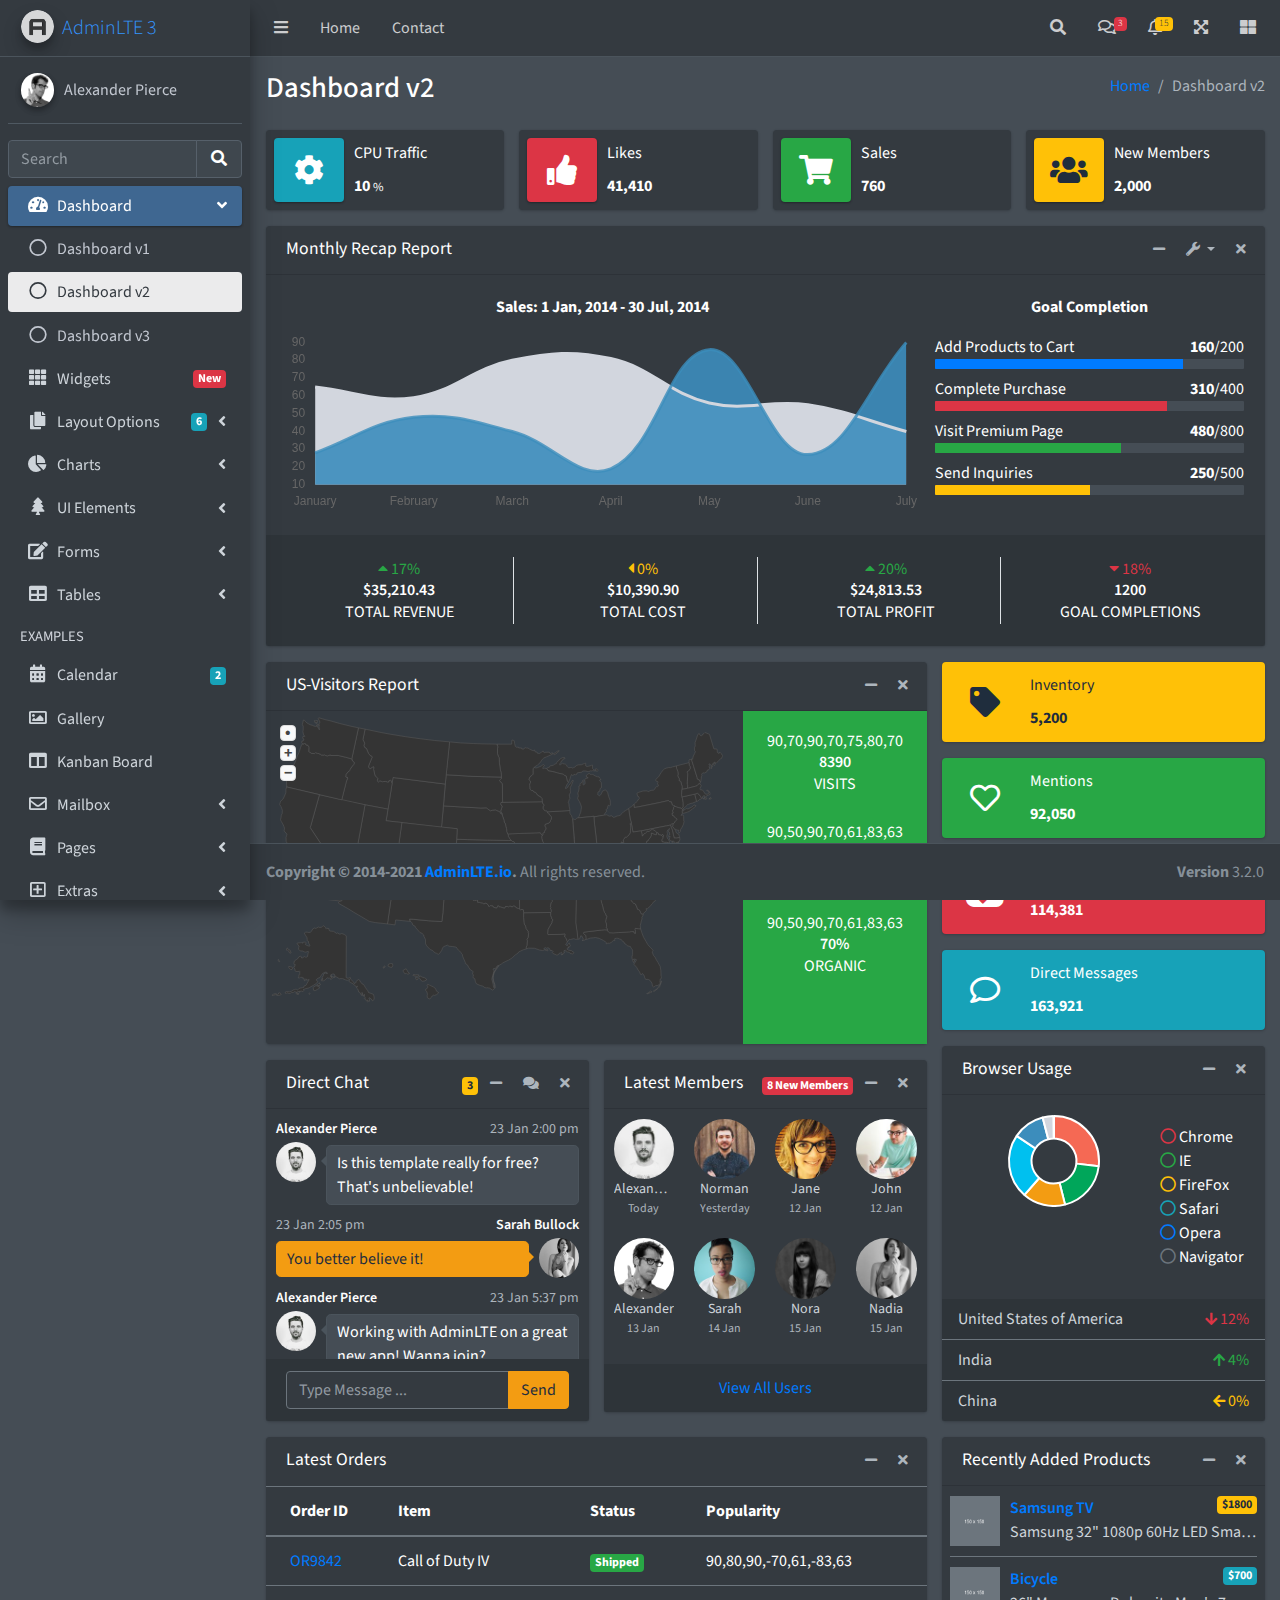
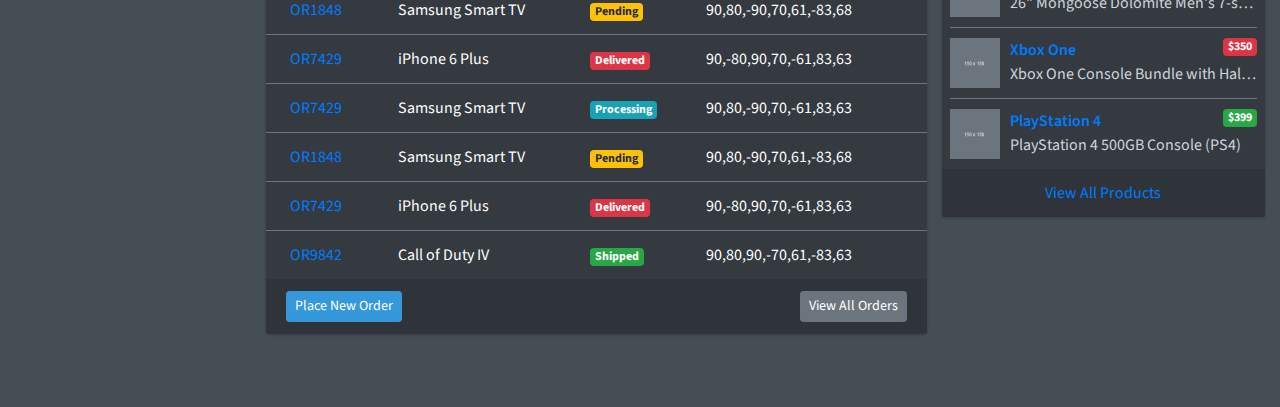
<file: public/templeates/index2.html>
<!DOCTYPE html>
<html lang="en">
<head>
  <meta charset="utf-8">
  <meta name="viewport" content="width=device-width, initial-scale=1">
  <title>AdminLTE 3 | Dashboard 2</title>

  <!-- Google Font: Source Sans Pro -->
  <link rel="stylesheet" href="https://fonts.googleapis.com/css?family=Source+Sans+Pro:300,400,400i,700&display=fallback">
  <!-- Font Awesome Icons -->
  <link rel="stylesheet" href="plugins/fontawesome-free/css/all.min.css">
  <!-- overlayScrollbars -->
  <link rel="stylesheet" href="plugins/overlayScrollbars/css/OverlayScrollbars.min.css">
  <!-- Theme style -->
  <link rel="stylesheet" href="dist/css/adminlte.min.css">
</head>
<body class="hold-transition dark-mode sidebar-mini layout-fixed layout-navbar-fixed layout-footer-fixed">
<div class="wrapper">

  <!-- Preloader -->
  <div class="preloader flex-column justify-content-center align-items-center">
    <img class="animation__wobble" src="dist/img/AdminLTELogo.png" alt="AdminLTELogo" height="60" width="60">
  </div>

  <!-- Navbar -->
  <nav class="main-header navbar navbar-expand navbar-dark">
    <!-- Left navbar links -->
    <ul class="navbar-nav">
      <li class="nav-item">
        <a class="nav-link" data-widget="pushmenu" href="#" role="button"><i class="fas fa-bars"></i></a>
      </li>
      <li class="nav-item d-none d-sm-inline-block">
        <a href="index3.html" class="nav-link">Home</a>
      </li>
      <li class="nav-item d-none d-sm-inline-block">
        <a href="#" class="nav-link">Contact</a>
      </li>
    </ul>

    <!-- Right navbar links -->
    <ul class="navbar-nav ml-auto">
      <!-- Navbar Search -->
      <li class="nav-item">
        <a class="nav-link" data-widget="navbar-search" href="#" role="button">
          <i class="fas fa-search"></i>
        </a>
        <div class="navbar-search-block">
          <form class="form-inline">
            <div class="input-group input-group-sm">
              <input class="form-control form-control-navbar" type="search" placeholder="Search" aria-label="Search">
              <div class="input-group-append">
                <button class="btn btn-navbar" type="submit">
                  <i class="fas fa-search"></i>
                </button>
                <button class="btn btn-navbar" type="button" data-widget="navbar-search">
                  <i class="fas fa-times"></i>
                </button>
              </div>
            </div>
          </form>
        </div>
      </li>

      <!-- Messages Dropdown Menu -->
      <li class="nav-item dropdown">
        <a class="nav-link" data-toggle="dropdown" href="#">
          <i class="far fa-comments"></i>
          <span class="badge badge-danger navbar-badge">3</span>
        </a>
        <div class="dropdown-menu dropdown-menu-lg dropdown-menu-right">
          <a href="#" class="dropdown-item">
            <!-- Message Start -->
            <div class="media">
              <img src="dist/img/user1-128x128.jpg" alt="User Avatar" class="img-size-50 mr-3 img-circle">
              <div class="media-body">
                <h3 class="dropdown-item-title">
                  Brad Diesel
                  <span class="float-right text-sm text-danger"><i class="fas fa-star"></i></span>
                </h3>
                <p class="text-sm">Call me whenever you can...</p>
                <p class="text-sm text-muted"><i class="far fa-clock mr-1"></i> 4 Hours Ago</p>
              </div>
            </div>
            <!-- Message End -->
          </a>
          <div class="dropdown-divider"></div>
          <a href="#" class="dropdown-item">
            <!-- Message Start -->
            <div class="media">
              <img src="dist/img/user8-128x128.jpg" alt="User Avatar" class="img-size-50 img-circle mr-3">
              <div class="media-body">
                <h3 class="dropdown-item-title">
                  John Pierce
                  <span class="float-right text-sm text-muted"><i class="fas fa-star"></i></span>
                </h3>
                <p class="text-sm">I got your message bro</p>
                <p class="text-sm text-muted"><i class="far fa-clock mr-1"></i> 4 Hours Ago</p>
              </div>
            </div>
            <!-- Message End -->
          </a>
          <div class="dropdown-divider"></div>
          <a href="#" class="dropdown-item">
            <!-- Message Start -->
            <div class="media">
              <img src="dist/img/user3-128x128.jpg" alt="User Avatar" class="img-size-50 img-circle mr-3">
              <div class="media-body">
                <h3 class="dropdown-item-title">
                  Nora Silvester
                  <span class="float-right text-sm text-warning"><i class="fas fa-star"></i></span>
                </h3>
                <p class="text-sm">The subject goes here</p>
                <p class="text-sm text-muted"><i class="far fa-clock mr-1"></i> 4 Hours Ago</p>
              </div>
            </div>
            <!-- Message End -->
          </a>
          <div class="dropdown-divider"></div>
          <a href="#" class="dropdown-item dropdown-footer">See All Messages</a>
        </div>
      </li>
      <!-- Notifications Dropdown Menu -->
      <li class="nav-item dropdown">
        <a class="nav-link" data-toggle="dropdown" href="#">
          <i class="far fa-bell"></i>
          <span class="badge badge-warning navbar-badge">15</span>
        </a>
        <div class="dropdown-menu dropdown-menu-lg dropdown-menu-right">
          <span class="dropdown-item dropdown-header">15 Notifications</span>
          <div class="dropdown-divider"></div>
          <a href="#" class="dropdown-item">
            <i class="fas fa-envelope mr-2"></i> 4 new messages
            <span class="float-right text-muted text-sm">3 mins</span>
          </a>
          <div class="dropdown-divider"></div>
          <a href="#" class="dropdown-item">
            <i class="fas fa-users mr-2"></i> 8 friend requests
            <span class="float-right text-muted text-sm">12 hours</span>
          </a>
          <div class="dropdown-divider"></div>
          <a href="#" class="dropdown-item">
            <i class="fas fa-file mr-2"></i> 3 new reports
            <span class="float-right text-muted text-sm">2 days</span>
          </a>
          <div class="dropdown-divider"></div>
          <a href="#" class="dropdown-item dropdown-footer">See All Notifications</a>
        </div>
      </li>
      <li class="nav-item">
        <a class="nav-link" data-widget="fullscreen" href="#" role="button">
          <i class="fas fa-expand-arrows-alt"></i>
        </a>
      </li>
      <li class="nav-item">
        <a class="nav-link" data-widget="control-sidebar" data-slide="true" href="#" role="button">
          <i class="fas fa-th-large"></i>
        </a>
      </li>
    </ul>
  </nav>
  <!-- /.navbar -->

  <!-- Main Sidebar Container -->
  <aside class="main-sidebar sidebar-dark-primary elevation-4">
    <!-- Brand Logo -->
    <a href="index3.html" class="brand-link">
      <img src="dist/img/AdminLTELogo.png" alt="AdminLTE Logo" class="brand-image img-circle elevation-3" style="opacity: .8">
      <span class="brand-text font-weight-light">AdminLTE 3</span>
    </a>

    <!-- Sidebar -->
    <div class="sidebar">
      <!-- Sidebar user panel (optional) -->
      <div class="user-panel mt-3 pb-3 mb-3 d-flex">
        <div class="image">
          <img src="dist/img/user2-160x160.jpg" class="img-circle elevation-2" alt="User Image">
        </div>
        <div class="info">
          <a href="#" class="d-block">Alexander Pierce</a>
        </div>
      </div>

      <!-- SidebarSearch Form -->
      <div class="form-inline">
        <div class="input-group" data-widget="sidebar-search">
          <input class="form-control form-control-sidebar" type="search" placeholder="Search" aria-label="Search">
          <div class="input-group-append">
            <button class="btn btn-sidebar">
              <i class="fas fa-search fa-fw"></i>
            </button>
          </div>
        </div>
      </div>

      <!-- Sidebar Menu -->
      <nav class="mt-2">
        <ul class="nav nav-pills nav-sidebar flex-column" data-widget="treeview" role="menu" data-accordion="false">
          <!-- Add icons to the links using the .nav-icon class
               with font-awesome or any other icon font library -->
          <li class="nav-item menu-open">
            <a href="#" class="nav-link active">
              <i class="nav-icon fas fa-tachometer-alt"></i>
              <p>
                Dashboard
                <i class="right fas fa-angle-left"></i>
              </p>
            </a>
            <ul class="nav nav-treeview">
              <li class="nav-item">
                <a href="./index.html" class="nav-link">
                  <i class="far fa-circle nav-icon"></i>
                  <p>Dashboard v1</p>
                </a>
              </li>
              <li class="nav-item">
                <a href="./index2.html" class="nav-link active">
                  <i class="far fa-circle nav-icon"></i>
                  <p>Dashboard v2</p>
                </a>
              </li>
              <li class="nav-item">
                <a href="./index3.html" class="nav-link">
                  <i class="far fa-circle nav-icon"></i>
                  <p>Dashboard v3</p>
                </a>
              </li>
            </ul>
          </li>
          <li class="nav-item">
            <a href="pages/widgets.html" class="nav-link">
              <i class="nav-icon fas fa-th"></i>
              <p>
                Widgets
                <span class="right badge badge-danger">New</span>
              </p>
            </a>
          </li>
          <li class="nav-item">
            <a href="#" class="nav-link">
              <i class="nav-icon fas fa-copy"></i>
              <p>
                Layout Options
                <i class="fas fa-angle-left right"></i>
                <span class="badge badge-info right">6</span>
              </p>
            </a>
            <ul class="nav nav-treeview">
              <li class="nav-item">
                <a href="pages/layout/top-nav.html" class="nav-link">
                  <i class="far fa-circle nav-icon"></i>
                  <p>Top Navigation</p>
                </a>
              </li>
              <li class="nav-item">
                <a href="pages/layout/top-nav-sidebar.html" class="nav-link">
                  <i class="far fa-circle nav-icon"></i>
                  <p>Top Navigation + Sidebar</p>
                </a>
              </li>
              <li class="nav-item">
                <a href="pages/layout/boxed.html" class="nav-link">
                  <i class="far fa-circle nav-icon"></i>
                  <p>Boxed</p>
                </a>
              </li>
              <li class="nav-item">
                <a href="pages/layout/fixed-sidebar.html" class="nav-link">
                  <i class="far fa-circle nav-icon"></i>
                  <p>Fixed Sidebar</p>
                </a>
              </li>
              <li class="nav-item">
                <a href="pages/layout/fixed-sidebar-custom.html" class="nav-link">
                  <i class="far fa-circle nav-icon"></i>
                  <p>Fixed Sidebar <small>+ Custom Area</small></p>
                </a>
              </li>
              <li class="nav-item">
                <a href="pages/layout/fixed-topnav.html" class="nav-link">
                  <i class="far fa-circle nav-icon"></i>
                  <p>Fixed Navbar</p>
                </a>
              </li>
              <li class="nav-item">
                <a href="pages/layout/fixed-footer.html" class="nav-link">
                  <i class="far fa-circle nav-icon"></i>
                  <p>Fixed Footer</p>
                </a>
              </li>
              <li class="nav-item">
                <a href="pages/layout/collapsed-sidebar.html" class="nav-link">
                  <i class="far fa-circle nav-icon"></i>
                  <p>Collapsed Sidebar</p>
                </a>
              </li>
            </ul>
          </li>
          <li class="nav-item">
            <a href="#" class="nav-link">
              <i class="nav-icon fas fa-chart-pie"></i>
              <p>
                Charts
                <i class="right fas fa-angle-left"></i>
              </p>
            </a>
            <ul class="nav nav-treeview">
              <li class="nav-item">
                <a href="pages/charts/chartjs.html" class="nav-link">
                  <i class="far fa-circle nav-icon"></i>
                  <p>ChartJS</p>
                </a>
              </li>
              <li class="nav-item">
                <a href="pages/charts/flot.html" class="nav-link">
                  <i class="far fa-circle nav-icon"></i>
                  <p>Flot</p>
                </a>
              </li>
              <li class="nav-item">
                <a href="pages/charts/inline.html" class="nav-link">
                  <i class="far fa-circle nav-icon"></i>
                  <p>Inline</p>
                </a>
              </li>
              <li class="nav-item">
                <a href="pages/charts/uplot.html" class="nav-link">
                  <i class="far fa-circle nav-icon"></i>
                  <p>uPlot</p>
                </a>
              </li>
            </ul>
          </li>
          <li class="nav-item">
            <a href="#" class="nav-link">
              <i class="nav-icon fas fa-tree"></i>
              <p>
                UI Elements
                <i class="fas fa-angle-left right"></i>
              </p>
            </a>
            <ul class="nav nav-treeview">
              <li class="nav-item">
                <a href="pages/UI/general.html" class="nav-link">
                  <i class="far fa-circle nav-icon"></i>
                  <p>General</p>
                </a>
              </li>
              <li class="nav-item">
                <a href="pages/UI/icons.html" class="nav-link">
                  <i class="far fa-circle nav-icon"></i>
                  <p>Icons</p>
                </a>
              </li>
              <li class="nav-item">
                <a href="pages/UI/buttons.html" class="nav-link">
                  <i class="far fa-circle nav-icon"></i>
                  <p>Buttons</p>
                </a>
              </li>
              <li class="nav-item">
                <a href="pages/UI/sliders.html" class="nav-link">
                  <i class="far fa-circle nav-icon"></i>
                  <p>Sliders</p>
                </a>
              </li>
              <li class="nav-item">
                <a href="pages/UI/modals.html" class="nav-link">
                  <i class="far fa-circle nav-icon"></i>
                  <p>Modals & Alerts</p>
                </a>
              </li>
              <li class="nav-item">
                <a href="pages/UI/navbar.html" class="nav-link">
                  <i class="far fa-circle nav-icon"></i>
                  <p>Navbar & Tabs</p>
                </a>
              </li>
              <li class="nav-item">
                <a href="pages/UI/timeline.html" class="nav-link">
                  <i class="far fa-circle nav-icon"></i>
                  <p>Timeline</p>
                </a>
              </li>
              <li class="nav-item">
                <a href="pages/UI/ribbons.html" class="nav-link">
                  <i class="far fa-circle nav-icon"></i>
                  <p>Ribbons</p>
                </a>
              </li>
            </ul>
          </li>
          <li class="nav-item">
            <a href="#" class="nav-link">
              <i class="nav-icon fas fa-edit"></i>
              <p>
                Forms
                <i class="fas fa-angle-left right"></i>
              </p>
            </a>
            <ul class="nav nav-treeview">
              <li class="nav-item">
                <a href="pages/forms/general.html" class="nav-link">
                  <i class="far fa-circle nav-icon"></i>
                  <p>General Elements</p>
                </a>
              </li>
              <li class="nav-item">
                <a href="pages/forms/advanced.html" class="nav-link">
                  <i class="far fa-circle nav-icon"></i>
                  <p>Advanced Elements</p>
                </a>
              </li>
              <li class="nav-item">
                <a href="pages/forms/editors.html" class="nav-link">
                  <i class="far fa-circle nav-icon"></i>
                  <p>Editors</p>
                </a>
              </li>
              <li class="nav-item">
                <a href="pages/forms/validation.html" class="nav-link">
                  <i class="far fa-circle nav-icon"></i>
                  <p>Validation</p>
                </a>
              </li>
            </ul>
          </li>
          <li class="nav-item">
            <a href="#" class="nav-link">
              <i class="nav-icon fas fa-table"></i>
              <p>
                Tables
                <i class="fas fa-angle-left right"></i>
              </p>
            </a>
            <ul class="nav nav-treeview">
              <li class="nav-item">
                <a href="pages/tables/simple.html" class="nav-link">
                  <i class="far fa-circle nav-icon"></i>
                  <p>Simple Tables</p>
                </a>
              </li>
              <li class="nav-item">
                <a href="pages/tables/data.html" class="nav-link">
                  <i class="far fa-circle nav-icon"></i>
                  <p>DataTables</p>
                </a>
              </li>
              <li class="nav-item">
                <a href="pages/tables/jsgrid.html" class="nav-link">
                  <i class="far fa-circle nav-icon"></i>
                  <p>jsGrid</p>
                </a>
              </li>
            </ul>
          </li>
          <li class="nav-header">EXAMPLES</li>
          <li class="nav-item">
            <a href="pages/calendar.html" class="nav-link">
              <i class="nav-icon fas fa-calendar-alt"></i>
              <p>
                Calendar
                <span class="badge badge-info right">2</span>
              </p>
            </a>
          </li>
          <li class="nav-item">
            <a href="pages/gallery.html" class="nav-link">
              <i class="nav-icon far fa-image"></i>
              <p>
                Gallery
              </p>
            </a>
          </li>
          <li class="nav-item">
            <a href="pages/kanban.html" class="nav-link">
              <i class="nav-icon fas fa-columns"></i>
              <p>
                Kanban Board
              </p>
            </a>
          </li>
          <li class="nav-item">
            <a href="#" class="nav-link">
              <i class="nav-icon far fa-envelope"></i>
              <p>
                Mailbox
                <i class="fas fa-angle-left right"></i>
              </p>
            </a>
            <ul class="nav nav-treeview">
              <li class="nav-item">
                <a href="pages/mailbox/mailbox.html" class="nav-link">
                  <i class="far fa-circle nav-icon"></i>
                  <p>Inbox</p>
                </a>
              </li>
              <li class="nav-item">
                <a href="pages/mailbox/compose.html" class="nav-link">
                  <i class="far fa-circle nav-icon"></i>
                  <p>Compose</p>
                </a>
              </li>
              <li class="nav-item">
                <a href="pages/mailbox/read-mail.html" class="nav-link">
                  <i class="far fa-circle nav-icon"></i>
                  <p>Read</p>
                </a>
              </li>
            </ul>
          </li>
          <li class="nav-item">
            <a href="#" class="nav-link">
              <i class="nav-icon fas fa-book"></i>
              <p>
                Pages
                <i class="fas fa-angle-left right"></i>
              </p>
            </a>
            <ul class="nav nav-treeview">
              <li class="nav-item">
                <a href="pages/examples/invoice.html" class="nav-link">
                  <i class="far fa-circle nav-icon"></i>
                  <p>Invoice</p>
                </a>
              </li>
              <li class="nav-item">
                <a href="pages/examples/profile.html" class="nav-link">
                  <i class="far fa-circle nav-icon"></i>
                  <p>Profile</p>
                </a>
              </li>
              <li class="nav-item">
                <a href="pages/examples/e-commerce.html" class="nav-link">
                  <i class="far fa-circle nav-icon"></i>
                  <p>E-commerce</p>
                </a>
              </li>
              <li class="nav-item">
                <a href="pages/examples/projects.html" class="nav-link">
                  <i class="far fa-circle nav-icon"></i>
                  <p>Projects</p>
                </a>
              </li>
              <li class="nav-item">
                <a href="pages/examples/project-add.html" class="nav-link">
                  <i class="far fa-circle nav-icon"></i>
                  <p>Project Add</p>
                </a>
              </li>
              <li class="nav-item">
                <a href="pages/examples/project-edit.html" class="nav-link">
                  <i class="far fa-circle nav-icon"></i>
                  <p>Project Edit</p>
                </a>
              </li>
              <li class="nav-item">
                <a href="pages/examples/project-detail.html" class="nav-link">
                  <i class="far fa-circle nav-icon"></i>
                  <p>Project Detail</p>
                </a>
              </li>
              <li class="nav-item">
                <a href="pages/examples/contacts.html" class="nav-link">
                  <i class="far fa-circle nav-icon"></i>
                  <p>Contacts</p>
                </a>
              </li>
              <li class="nav-item">
                <a href="pages/examples/faq.html" class="nav-link">
                  <i class="far fa-circle nav-icon"></i>
                  <p>FAQ</p>
                </a>
              </li>
              <li class="nav-item">
                <a href="pages/examples/contact-us.html" class="nav-link">
                  <i class="far fa-circle nav-icon"></i>
                  <p>Contact us</p>
                </a>
              </li>
            </ul>
          </li>
          <li class="nav-item">
            <a href="#" class="nav-link">
              <i class="nav-icon far fa-plus-square"></i>
              <p>
                Extras
                <i class="fas fa-angle-left right"></i>
              </p>
            </a>
            <ul class="nav nav-treeview">
              <li class="nav-item">
                <a href="#" class="nav-link">
                  <i class="far fa-circle nav-icon"></i>
                  <p>
                    Login & Register v1
                    <i class="fas fa-angle-left right"></i>
                  </p>
                </a>
                <ul class="nav nav-treeview">
                  <li class="nav-item">
                    <a href="pages/examples/login.html" class="nav-link">
                      <i class="far fa-circle nav-icon"></i>
                      <p>Login v1</p>
                    </a>
                  </li>
                  <li class="nav-item">
                    <a href="pages/examples/register.html" class="nav-link">
                      <i class="far fa-circle nav-icon"></i>
                      <p>Register v1</p>
                    </a>
                  </li>
                  <li class="nav-item">
                    <a href="pages/examples/forgot-password.html" class="nav-link">
                      <i class="far fa-circle nav-icon"></i>
                      <p>Forgot Password v1</p>
                    </a>
                  </li>
                  <li class="nav-item">
                    <a href="pages/examples/recover-password.html" class="nav-link">
                      <i class="far fa-circle nav-icon"></i>
                      <p>Recover Password v1</p>
                    </a>
                  </li>
                </ul>
              </li>
              <li class="nav-item">
                <a href="#" class="nav-link">
                  <i class="far fa-circle nav-icon"></i>
                  <p>
                    Login & Register v2
                    <i class="fas fa-angle-left right"></i>
                  </p>
                </a>
                <ul class="nav nav-treeview">
                  <li class="nav-item">
                    <a href="pages/examples/login-v2.html" class="nav-link">
                      <i class="far fa-circle nav-icon"></i>
                      <p>Login v2</p>
                    </a>
                  </li>
                  <li class="nav-item">
                    <a href="pages/examples/register-v2.html" class="nav-link">
                      <i class="far fa-circle nav-icon"></i>
                      <p>Register v2</p>
                    </a>
                  </li>
                  <li class="nav-item">
                    <a href="pages/examples/forgot-password-v2.html" class="nav-link">
                      <i class="far fa-circle nav-icon"></i>
                      <p>Forgot Password v2</p>
                    </a>
                  </li>
                  <li class="nav-item">
                    <a href="pages/examples/recover-password-v2.html" class="nav-link">
                      <i class="far fa-circle nav-icon"></i>
                      <p>Recover Password v2</p>
                    </a>
                  </li>
                </ul>
              </li>
              <li class="nav-item">
                <a href="pages/examples/lockscreen.html" class="nav-link">
                  <i class="far fa-circle nav-icon"></i>
                  <p>Lockscreen</p>
                </a>
              </li>
              <li class="nav-item">
                <a href="pages/examples/legacy-user-menu.html" class="nav-link">
                  <i class="far fa-circle nav-icon"></i>
                  <p>Legacy User Menu</p>
                </a>
              </li>
              <li class="nav-item">
                <a href="pages/examples/language-menu.html" class="nav-link">
                  <i class="far fa-circle nav-icon"></i>
                  <p>Language Menu</p>
                </a>
              </li>
              <li class="nav-item">
                <a href="pages/examples/404.html" class="nav-link">
                  <i class="far fa-circle nav-icon"></i>
                  <p>Error 404</p>
                </a>
              </li>
              <li class="nav-item">
                <a href="pages/examples/500.html" class="nav-link">
                  <i class="far fa-circle nav-icon"></i>
                  <p>Error 500</p>
                </a>
              </li>
              <li class="nav-item">
                <a href="pages/examples/pace.html" class="nav-link">
                  <i class="far fa-circle nav-icon"></i>
                  <p>Pace</p>
                </a>
              </li>
              <li class="nav-item">
                <a href="pages/examples/blank.html" class="nav-link">
                  <i class="far fa-circle nav-icon"></i>
                  <p>Blank Page</p>
                </a>
              </li>
              <li class="nav-item">
                <a href="starter.html" class="nav-link">
                  <i class="far fa-circle nav-icon"></i>
                  <p>Starter Page</p>
                </a>
              </li>
            </ul>
          </li>
          <li class="nav-item">
            <a href="#" class="nav-link">
              <i class="nav-icon fas fa-search"></i>
              <p>
                Search
                <i class="fas fa-angle-left right"></i>
              </p>
            </a>
            <ul class="nav nav-treeview">
              <li class="nav-item">
                <a href="pages/search/simple.html" class="nav-link">
                  <i class="far fa-circle nav-icon"></i>
                  <p>Simple Search</p>
                </a>
              </li>
              <li class="nav-item">
                <a href="pages/search/enhanced.html" class="nav-link">
                  <i class="far fa-circle nav-icon"></i>
                  <p>Enhanced</p>
                </a>
              </li>
            </ul>
          </li>
          <li class="nav-header">MISCELLANEOUS</li>
          <li class="nav-item">
            <a href="iframe.html" class="nav-link">
              <i class="nav-icon fas fa-ellipsis-h"></i>
              <p>Tabbed IFrame Plugin</p>
            </a>
          </li>
          <li class="nav-item">
            <a href="https://adminlte.io/docs/3.1/" class="nav-link">
              <i class="nav-icon fas fa-file"></i>
              <p>Documentation</p>
            </a>
          </li>
          <li class="nav-header">MULTI LEVEL EXAMPLE</li>
          <li class="nav-item">
            <a href="#" class="nav-link">
              <i class="fas fa-circle nav-icon"></i>
              <p>Level 1</p>
            </a>
          </li>
          <li class="nav-item">
            <a href="#" class="nav-link">
              <i class="nav-icon fas fa-circle"></i>
              <p>
                Level 1
                <i class="right fas fa-angle-left"></i>
              </p>
            </a>
            <ul class="nav nav-treeview">
              <li class="nav-item">
                <a href="#" class="nav-link">
                  <i class="far fa-circle nav-icon"></i>
                  <p>Level 2</p>
                </a>
              </li>
              <li class="nav-item">
                <a href="#" class="nav-link">
                  <i class="far fa-circle nav-icon"></i>
                  <p>
                    Level 2
                    <i class="right fas fa-angle-left"></i>
                  </p>
                </a>
                <ul class="nav nav-treeview">
                  <li class="nav-item">
                    <a href="#" class="nav-link">
                      <i class="far fa-dot-circle nav-icon"></i>
                      <p>Level 3</p>
                    </a>
                  </li>
                  <li class="nav-item">
                    <a href="#" class="nav-link">
                      <i class="far fa-dot-circle nav-icon"></i>
                      <p>Level 3</p>
                    </a>
                  </li>
                  <li class="nav-item">
                    <a href="#" class="nav-link">
                      <i class="far fa-dot-circle nav-icon"></i>
                      <p>Level 3</p>
                    </a>
                  </li>
                </ul>
              </li>
              <li class="nav-item">
                <a href="#" class="nav-link">
                  <i class="far fa-circle nav-icon"></i>
                  <p>Level 2</p>
                </a>
              </li>
            </ul>
          </li>
          <li class="nav-item">
            <a href="#" class="nav-link">
              <i class="fas fa-circle nav-icon"></i>
              <p>Level 1</p>
            </a>
          </li>
          <li class="nav-header">LABELS</li>
          <li class="nav-item">
            <a href="#" class="nav-link">
              <i class="nav-icon far fa-circle text-danger"></i>
              <p class="text">Important</p>
            </a>
          </li>
          <li class="nav-item">
            <a href="#" class="nav-link">
              <i class="nav-icon far fa-circle text-warning"></i>
              <p>Warning</p>
            </a>
          </li>
          <li class="nav-item">
            <a href="#" class="nav-link">
              <i class="nav-icon far fa-circle text-info"></i>
              <p>Informational</p>
            </a>
          </li>
        </ul>
      </nav>
      <!-- /.sidebar-menu -->
    </div>
    <!-- /.sidebar -->
  </aside>

  <!-- Content Wrapper. Contains page content -->
  <div class="content-wrapper">
    <!-- Content Header (Page header) -->
    <div class="content-header">
      <div class="container-fluid">
        <div class="row mb-2">
          <div class="col-sm-6">
            <h1 class="m-0">Dashboard v2</h1>
          </div><!-- /.col -->
          <div class="col-sm-6">
            <ol class="breadcrumb float-sm-right">
              <li class="breadcrumb-item"><a href="#">Home</a></li>
              <li class="breadcrumb-item active">Dashboard v2</li>
            </ol>
          </div><!-- /.col -->
        </div><!-- /.row -->
      </div><!-- /.container-fluid -->
    </div>
    <!-- /.content-header -->

    <!-- Main content -->
    <section class="content">
      <div class="container-fluid">
        <!-- Info boxes -->
        <div class="row">
          <div class="col-12 col-sm-6 col-md-3">
            <div class="info-box">
              <span class="info-box-icon bg-info elevation-1"><i class="fas fa-cog"></i></span>

              <div class="info-box-content">
                <span class="info-box-text">CPU Traffic</span>
                <span class="info-box-number">
                  10
                  <small>%</small>
                </span>
              </div>
              <!-- /.info-box-content -->
            </div>
            <!-- /.info-box -->
          </div>
          <!-- /.col -->
          <div class="col-12 col-sm-6 col-md-3">
            <div class="info-box mb-3">
              <span class="info-box-icon bg-danger elevation-1"><i class="fas fa-thumbs-up"></i></span>

              <div class="info-box-content">
                <span class="info-box-text">Likes</span>
                <span class="info-box-number">41,410</span>
              </div>
              <!-- /.info-box-content -->
            </div>
            <!-- /.info-box -->
          </div>
          <!-- /.col -->

          <!-- fix for small devices only -->
          <div class="clearfix hidden-md-up"></div>

          <div class="col-12 col-sm-6 col-md-3">
            <div class="info-box mb-3">
              <span class="info-box-icon bg-success elevation-1"><i class="fas fa-shopping-cart"></i></span>

              <div class="info-box-content">
                <span class="info-box-text">Sales</span>
                <span class="info-box-number">760</span>
              </div>
              <!-- /.info-box-content -->
            </div>
            <!-- /.info-box -->
          </div>
          <!-- /.col -->
          <div class="col-12 col-sm-6 col-md-3">
            <div class="info-box mb-3">
              <span class="info-box-icon bg-warning elevation-1"><i class="fas fa-users"></i></span>

              <div class="info-box-content">
                <span class="info-box-text">New Members</span>
                <span class="info-box-number">2,000</span>
              </div>
              <!-- /.info-box-content -->
            </div>
            <!-- /.info-box -->
          </div>
          <!-- /.col -->
        </div>
        <!-- /.row -->

        <div class="row">
          <div class="col-md-12">
            <div class="card">
              <div class="card-header">
                <h5 class="card-title">Monthly Recap Report</h5>

                <div class="card-tools">
                  <button type="button" class="btn btn-tool" data-card-widget="collapse">
                    <i class="fas fa-minus"></i>
                  </button>
                  <div class="btn-group">
                    <button type="button" class="btn btn-tool dropdown-toggle" data-toggle="dropdown">
                      <i class="fas fa-wrench"></i>
                    </button>
                    <div class="dropdown-menu dropdown-menu-right" role="menu">
                      <a href="#" class="dropdown-item">Action</a>
                      <a href="#" class="dropdown-item">Another action</a>
                      <a href="#" class="dropdown-item">Something else here</a>
                      <a class="dropdown-divider"></a>
                      <a href="#" class="dropdown-item">Separated link</a>
                    </div>
                  </div>
                  <button type="button" class="btn btn-tool" data-card-widget="remove">
                    <i class="fas fa-times"></i>
                  </button>
                </div>
              </div>
              <!-- /.card-header -->
              <div class="card-body">
                <div class="row">
                  <div class="col-md-8">
                    <p class="text-center">
                      <strong>Sales: 1 Jan, 2014 - 30 Jul, 2014</strong>
                    </p>

                    <div class="chart">
                      <!-- Sales Chart Canvas -->
                      <canvas id="salesChart" height="180" style="height: 180px;"></canvas>
                    </div>
                    <!-- /.chart-responsive -->
                  </div>
                  <!-- /.col -->
                  <div class="col-md-4">
                    <p class="text-center">
                      <strong>Goal Completion</strong>
                    </p>

                    <div class="progress-group">
                      Add Products to Cart
                      <span class="float-right"><b>160</b>/200</span>
                      <div class="progress progress-sm">
                        <div class="progress-bar bg-primary" style="width: 80%"></div>
                      </div>
                    </div>
                    <!-- /.progress-group -->

                    <div class="progress-group">
                      Complete Purchase
                      <span class="float-right"><b>310</b>/400</span>
                      <div class="progress progress-sm">
                        <div class="progress-bar bg-danger" style="width: 75%"></div>
                      </div>
                    </div>

                    <!-- /.progress-group -->
                    <div class="progress-group">
                      <span class="progress-text">Visit Premium Page</span>
                      <span class="float-right"><b>480</b>/800</span>
                      <div class="progress progress-sm">
                        <div class="progress-bar bg-success" style="width: 60%"></div>
                      </div>
                    </div>

                    <!-- /.progress-group -->
                    <div class="progress-group">
                      Send Inquiries
                      <span class="float-right"><b>250</b>/500</span>
                      <div class="progress progress-sm">
                        <div class="progress-bar bg-warning" style="width: 50%"></div>
                      </div>
                    </div>
                    <!-- /.progress-group -->
                  </div>
                  <!-- /.col -->
                </div>
                <!-- /.row -->
              </div>
              <!-- ./card-body -->
              <div class="card-footer">
                <div class="row">
                  <div class="col-sm-3 col-6">
                    <div class="description-block border-right">
                      <span class="description-percentage text-success"><i class="fas fa-caret-up"></i> 17%</span>
                      <h5 class="description-header">$35,210.43</h5>
                      <span class="description-text">TOTAL REVENUE</span>
                    </div>
                    <!-- /.description-block -->
                  </div>
                  <!-- /.col -->
                  <div class="col-sm-3 col-6">
                    <div class="description-block border-right">
                      <span class="description-percentage text-warning"><i class="fas fa-caret-left"></i> 0%</span>
                      <h5 class="description-header">$10,390.90</h5>
                      <span class="description-text">TOTAL COST</span>
                    </div>
                    <!-- /.description-block -->
                  </div>
                  <!-- /.col -->
                  <div class="col-sm-3 col-6">
                    <div class="description-block border-right">
                      <span class="description-percentage text-success"><i class="fas fa-caret-up"></i> 20%</span>
                      <h5 class="description-header">$24,813.53</h5>
                      <span class="description-text">TOTAL PROFIT</span>
                    </div>
                    <!-- /.description-block -->
                  </div>
                  <!-- /.col -->
                  <div class="col-sm-3 col-6">
                    <div class="description-block">
                      <span class="description-percentage text-danger"><i class="fas fa-caret-down"></i> 18%</span>
                      <h5 class="description-header">1200</h5>
                      <span class="description-text">GOAL COMPLETIONS</span>
                    </div>
                    <!-- /.description-block -->
                  </div>
                </div>
                <!-- /.row -->
              </div>
              <!-- /.card-footer -->
            </div>
            <!-- /.card -->
          </div>
          <!-- /.col -->
        </div>
        <!-- /.row -->

        <!-- Main row -->
        <div class="row">
          <!-- Left col -->
          <div class="col-md-8">
            <!-- MAP & BOX PANE -->
            <div class="card">
              <div class="card-header">
                <h3 class="card-title">US-Visitors Report</h3>

                <div class="card-tools">
                  <button type="button" class="btn btn-tool" data-card-widget="collapse">
                    <i class="fas fa-minus"></i>
                  </button>
                  <button type="button" class="btn btn-tool" data-card-widget="remove">
                    <i class="fas fa-times"></i>
                  </button>
                </div>
              </div>
              <!-- /.card-header -->
              <div class="card-body p-0">
                <div class="d-md-flex">
                  <div class="p-1 flex-fill" style="overflow: hidden">
                    <!-- Map will be created here -->
                    <div id="world-map-markers" style="height: 325px; overflow: hidden">
                      <div class="map"></div>
                    </div>
                  </div>
                  <div class="card-pane-right bg-success pt-2 pb-2 pl-4 pr-4">
                    <div class="description-block mb-4">
                      <div class="sparkbar pad" data-color="#fff">90,70,90,70,75,80,70</div>
                      <h5 class="description-header">8390</h5>
                      <span class="description-text">Visits</span>
                    </div>
                    <!-- /.description-block -->
                    <div class="description-block mb-4">
                      <div class="sparkbar pad" data-color="#fff">90,50,90,70,61,83,63</div>
                      <h5 class="description-header">30%</h5>
                      <span class="description-text">Referrals</span>
                    </div>
                    <!-- /.description-block -->
                    <div class="description-block">
                      <div class="sparkbar pad" data-color="#fff">90,50,90,70,61,83,63</div>
                      <h5 class="description-header">70%</h5>
                      <span class="description-text">Organic</span>
                    </div>
                    <!-- /.description-block -->
                  </div><!-- /.card-pane-right -->
                </div><!-- /.d-md-flex -->
              </div>
              <!-- /.card-body -->
            </div>
            <!-- /.card -->
            <div class="row">
              <div class="col-md-6">
                <!-- DIRECT CHAT -->
                <div class="card direct-chat direct-chat-warning">
                  <div class="card-header">
                    <h3 class="card-title">Direct Chat</h3>

                    <div class="card-tools">
                      <span title="3 New Messages" class="badge badge-warning">3</span>
                      <button type="button" class="btn btn-tool" data-card-widget="collapse">
                        <i class="fas fa-minus"></i>
                      </button>
                      <button type="button" class="btn btn-tool" title="Contacts" data-widget="chat-pane-toggle">
                        <i class="fas fa-comments"></i>
                      </button>
                      <button type="button" class="btn btn-tool" data-card-widget="remove">
                        <i class="fas fa-times"></i>
                      </button>
                    </div>
                  </div>
                  <!-- /.card-header -->
                  <div class="card-body">
                    <!-- Conversations are loaded here -->
                    <div class="direct-chat-messages">
                      <!-- Message. Default to the left -->
                      <div class="direct-chat-msg">
                        <div class="direct-chat-infos clearfix">
                          <span class="direct-chat-name float-left">Alexander Pierce</span>
                          <span class="direct-chat-timestamp float-right">23 Jan 2:00 pm</span>
                        </div>
                        <!-- /.direct-chat-infos -->
                        <img class="direct-chat-img" src="dist/img/user1-128x128.jpg" alt="message user image">
                        <!-- /.direct-chat-img -->
                        <div class="direct-chat-text">
                          Is this template really for free? That's unbelievable!
                        </div>
                        <!-- /.direct-chat-text -->
                      </div>
                      <!-- /.direct-chat-msg -->

                      <!-- Message to the right -->
                      <div class="direct-chat-msg right">
                        <div class="direct-chat-infos clearfix">
                          <span class="direct-chat-name float-right">Sarah Bullock</span>
                          <span class="direct-chat-timestamp float-left">23 Jan 2:05 pm</span>
                        </div>
                        <!-- /.direct-chat-infos -->
                        <img class="direct-chat-img" src="dist/img/user3-128x128.jpg" alt="message user image">
                        <!-- /.direct-chat-img -->
                        <div class="direct-chat-text">
                          You better believe it!
                        </div>
                        <!-- /.direct-chat-text -->
                      </div>
                      <!-- /.direct-chat-msg -->

                      <!-- Message. Default to the left -->
                      <div class="direct-chat-msg">
                        <div class="direct-chat-infos clearfix">
                          <span class="direct-chat-name float-left">Alexander Pierce</span>
                          <span class="direct-chat-timestamp float-right">23 Jan 5:37 pm</span>
                        </div>
                        <!-- /.direct-chat-infos -->
                        <img class="direct-chat-img" src="dist/img/user1-128x128.jpg" alt="message user image">
                        <!-- /.direct-chat-img -->
                        <div class="direct-chat-text">
                          Working with AdminLTE on a great new app! Wanna join?
                        </div>
                        <!-- /.direct-chat-text -->
                      </div>
                      <!-- /.direct-chat-msg -->

                      <!-- Message to the right -->
                      <div class="direct-chat-msg right">
                        <div class="direct-chat-infos clearfix">
                          <span class="direct-chat-name float-right">Sarah Bullock</span>
                          <span class="direct-chat-timestamp float-left">23 Jan 6:10 pm</span>
                        </div>
                        <!-- /.direct-chat-infos -->
                        <img class="direct-chat-img" src="dist/img/user3-128x128.jpg" alt="message user image">
                        <!-- /.direct-chat-img -->
                        <div class="direct-chat-text">
                          I would love to.
                        </div>
                        <!-- /.direct-chat-text -->
                      </div>
                      <!-- /.direct-chat-msg -->

                    </div>
                    <!--/.direct-chat-messages-->

                    <!-- Contacts are loaded here -->
                    <div class="direct-chat-contacts">
                      <ul class="contacts-list">
                        <li>
                          <a href="#">
                            <img class="contacts-list-img" src="dist/img/user1-128x128.jpg" alt="User Avatar">

                            <div class="contacts-list-info">
                              <span class="contacts-list-name">
                                Count Dracula
                                <small class="contacts-list-date float-right">2/28/2015</small>
                              </span>
                              <span class="contacts-list-msg">How have you been? I was...</span>
                            </div>
                            <!-- /.contacts-list-info -->
                          </a>
                        </li>
                        <!-- End Contact Item -->
                        <li>
                          <a href="#">
                            <img class="contacts-list-img" src="dist/img/user7-128x128.jpg" alt="User Avatar">

                            <div class="contacts-list-info">
                              <span class="contacts-list-name">
                                Sarah Doe
                                <small class="contacts-list-date float-right">2/23/2015</small>
                              </span>
                              <span class="contacts-list-msg">I will be waiting for...</span>
                            </div>
                            <!-- /.contacts-list-info -->
                          </a>
                        </li>
                        <!-- End Contact Item -->
                        <li>
                          <a href="#">
                            <img class="contacts-list-img" src="dist/img/user3-128x128.jpg" alt="User Avatar">

                            <div class="contacts-list-info">
                              <span class="contacts-list-name">
                                Nadia Jolie
                                <small class="contacts-list-date float-right">2/20/2015</small>
                              </span>
                              <span class="contacts-list-msg">I'll call you back at...</span>
                            </div>
                            <!-- /.contacts-list-info -->
                          </a>
                        </li>
                        <!-- End Contact Item -->
                        <li>
                          <a href="#">
                            <img class="contacts-list-img" src="dist/img/user5-128x128.jpg" alt="User Avatar">

                            <div class="contacts-list-info">
                              <span class="contacts-list-name">
                                Nora S. Vans
                                <small class="contacts-list-date float-right">2/10/2015</small>
                              </span>
                              <span class="contacts-list-msg">Where is your new...</span>
                            </div>
                            <!-- /.contacts-list-info -->
                          </a>
                        </li>
                        <!-- End Contact Item -->
                        <li>
                          <a href="#">
                            <img class="contacts-list-img" src="dist/img/user6-128x128.jpg" alt="User Avatar">

                            <div class="contacts-list-info">
                              <span class="contacts-list-name">
                                John K.
                                <small class="contacts-list-date float-right">1/27/2015</small>
                              </span>
                              <span class="contacts-list-msg">Can I take a look at...</span>
                            </div>
                            <!-- /.contacts-list-info -->
                          </a>
                        </li>
                        <!-- End Contact Item -->
                        <li>
                          <a href="#">
                            <img class="contacts-list-img" src="dist/img/user8-128x128.jpg" alt="User Avatar">

                            <div class="contacts-list-info">
                              <span class="contacts-list-name">
                                Kenneth M.
                                <small class="contacts-list-date float-right">1/4/2015</small>
                              </span>
                              <span class="contacts-list-msg">Never mind I found...</span>
                            </div>
                            <!-- /.contacts-list-info -->
                          </a>
                        </li>
                        <!-- End Contact Item -->
                      </ul>
                      <!-- /.contacts-list -->
                    </div>
                    <!-- /.direct-chat-pane -->
                  </div>
                  <!-- /.card-body -->
                  <div class="card-footer">
                    <form action="#" method="post">
                      <div class="input-group">
                        <input type="text" name="message" placeholder="Type Message ..." class="form-control">
                        <span class="input-group-append">
                          <button type="button" class="btn btn-warning">Send</button>
                        </span>
                      </div>
                    </form>
                  </div>
                  <!-- /.card-footer-->
                </div>
                <!--/.direct-chat -->
              </div>
              <!-- /.col -->

              <div class="col-md-6">
                <!-- USERS LIST -->
                <div class="card">
                  <div class="card-header">
                    <h3 class="card-title">Latest Members</h3>

                    <div class="card-tools">
                      <span class="badge badge-danger">8 New Members</span>
                      <button type="button" class="btn btn-tool" data-card-widget="collapse">
                        <i class="fas fa-minus"></i>
                      </button>
                      <button type="button" class="btn btn-tool" data-card-widget="remove">
                        <i class="fas fa-times"></i>
                      </button>
                    </div>
                  </div>
                  <!-- /.card-header -->
                  <div class="card-body p-0">
                    <ul class="users-list clearfix">
                      <li>
                        <img src="dist/img/user1-128x128.jpg" alt="User Image">
                        <a class="users-list-name" href="#">Alexander Pierce</a>
                        <span class="users-list-date">Today</span>
                      </li>
                      <li>
                        <img src="dist/img/user8-128x128.jpg" alt="User Image">
                        <a class="users-list-name" href="#">Norman</a>
                        <span class="users-list-date">Yesterday</span>
                      </li>
                      <li>
                        <img src="dist/img/user7-128x128.jpg" alt="User Image">
                        <a class="users-list-name" href="#">Jane</a>
                        <span class="users-list-date">12 Jan</span>
                      </li>
                      <li>
                        <img src="dist/img/user6-128x128.jpg" alt="User Image">
                        <a class="users-list-name" href="#">John</a>
                        <span class="users-list-date">12 Jan</span>
                      </li>
                      <li>
                        <img src="dist/img/user2-160x160.jpg" alt="User Image">
                        <a class="users-list-name" href="#">Alexander</a>
                        <span class="users-list-date">13 Jan</span>
                      </li>
                      <li>
                        <img src="dist/img/user5-128x128.jpg" alt="User Image">
                        <a class="users-list-name" href="#">Sarah</a>
                        <span class="users-list-date">14 Jan</span>
                      </li>
                      <li>
                        <img src="dist/img/user4-128x128.jpg" alt="User Image">
                        <a class="users-list-name" href="#">Nora</a>
                        <span class="users-list-date">15 Jan</span>
                      </li>
                      <li>
                        <img src="dist/img/user3-128x128.jpg" alt="User Image">
                        <a class="users-list-name" href="#">Nadia</a>
                        <span class="users-list-date">15 Jan</span>
                      </li>
                    </ul>
                    <!-- /.users-list -->
                  </div>
                  <!-- /.card-body -->
                  <div class="card-footer text-center">
                    <a href="javascript:">View All Users</a>
                  </div>
                  <!-- /.card-footer -->
                </div>
                <!--/.card -->
              </div>
              <!-- /.col -->
            </div>
            <!-- /.row -->

            <!-- TABLE: LATEST ORDERS -->
            <div class="card">
              <div class="card-header border-transparent">
                <h3 class="card-title">Latest Orders</h3>

                <div class="card-tools">
                  <button type="button" class="btn btn-tool" data-card-widget="collapse">
                    <i class="fas fa-minus"></i>
                  </button>
                  <button type="button" class="btn btn-tool" data-card-widget="remove">
                    <i class="fas fa-times"></i>
                  </button>
                </div>
              </div>
              <!-- /.card-header -->
              <div class="card-body p-0">
                <div class="table-responsive">
                  <table class="table m-0">
                    <thead>
                    <tr>
                      <th>Order ID</th>
                      <th>Item</th>
                      <th>Status</th>
                      <th>Popularity</th>
                    </tr>
                    </thead>
                    <tbody>
                    <tr>
                      <td><a href="pages/examples/invoice.html">OR9842</a></td>
                      <td>Call of Duty IV</td>
                      <td><span class="badge badge-success">Shipped</span></td>
                      <td>
                        <div class="sparkbar" data-color="#00a65a" data-height="20">90,80,90,-70,61,-83,63</div>
                      </td>
                    </tr>
                    <tr>
                      <td><a href="pages/examples/invoice.html">OR1848</a></td>
                      <td>Samsung Smart TV</td>
                      <td><span class="badge badge-warning">Pending</span></td>
                      <td>
                        <div class="sparkbar" data-color="#f39c12" data-height="20">90,80,-90,70,61,-83,68</div>
                      </td>
                    </tr>
                    <tr>
                      <td><a href="pages/examples/invoice.html">OR7429</a></td>
                      <td>iPhone 6 Plus</td>
                      <td><span class="badge badge-danger">Delivered</span></td>
                      <td>
                        <div class="sparkbar" data-color="#f56954" data-height="20">90,-80,90,70,-61,83,63</div>
                      </td>
                    </tr>
                    <tr>
                      <td><a href="pages/examples/invoice.html">OR7429</a></td>
                      <td>Samsung Smart TV</td>
                      <td><span class="badge badge-info">Processing</span></td>
                      <td>
                        <div class="sparkbar" data-color="#00c0ef" data-height="20">90,80,-90,70,-61,83,63</div>
                      </td>
                    </tr>
                    <tr>
                      <td><a href="pages/examples/invoice.html">OR1848</a></td>
                      <td>Samsung Smart TV</td>
                      <td><span class="badge badge-warning">Pending</span></td>
                      <td>
                        <div class="sparkbar" data-color="#f39c12" data-height="20">90,80,-90,70,61,-83,68</div>
                      </td>
                    </tr>
                    <tr>
                      <td><a href="pages/examples/invoice.html">OR7429</a></td>
                      <td>iPhone 6 Plus</td>
                      <td><span class="badge badge-danger">Delivered</span></td>
                      <td>
                        <div class="sparkbar" data-color="#f56954" data-height="20">90,-80,90,70,-61,83,63</div>
                      </td>
                    </tr>
                    <tr>
                      <td><a href="pages/examples/invoice.html">OR9842</a></td>
                      <td>Call of Duty IV</td>
                      <td><span class="badge badge-success">Shipped</span></td>
                      <td>
                        <div class="sparkbar" data-color="#00a65a" data-height="20">90,80,90,-70,61,-83,63</div>
                      </td>
                    </tr>
                    </tbody>
                  </table>
                </div>
                <!-- /.table-responsive -->
              </div>
              <!-- /.card-body -->
              <div class="card-footer clearfix">
                <a href="javascript:void(0)" class="btn btn-sm btn-info float-left">Place New Order</a>
                <a href="javascript:void(0)" class="btn btn-sm btn-secondary float-right">View All Orders</a>
              </div>
              <!-- /.card-footer -->
            </div>
            <!-- /.card -->
          </div>
          <!-- /.col -->

          <div class="col-md-4">
            <!-- Info Boxes Style 2 -->
            <div class="info-box mb-3 bg-warning">
              <span class="info-box-icon"><i class="fas fa-tag"></i></span>

              <div class="info-box-content">
                <span class="info-box-text">Inventory</span>
                <span class="info-box-number">5,200</span>
              </div>
              <!-- /.info-box-content -->
            </div>
            <!-- /.info-box -->
            <div class="info-box mb-3 bg-success">
              <span class="info-box-icon"><i class="far fa-heart"></i></span>

              <div class="info-box-content">
                <span class="info-box-text">Mentions</span>
                <span class="info-box-number">92,050</span>
              </div>
              <!-- /.info-box-content -->
            </div>
            <!-- /.info-box -->
            <div class="info-box mb-3 bg-danger">
              <span class="info-box-icon"><i class="fas fa-cloud-download-alt"></i></span>

              <div class="info-box-content">
                <span class="info-box-text">Downloads</span>
                <span class="info-box-number">114,381</span>
              </div>
              <!-- /.info-box-content -->
            </div>
            <!-- /.info-box -->
            <div class="info-box mb-3 bg-info">
              <span class="info-box-icon"><i class="far fa-comment"></i></span>

              <div class="info-box-content">
                <span class="info-box-text">Direct Messages</span>
                <span class="info-box-number">163,921</span>
              </div>
              <!-- /.info-box-content -->
            </div>
            <!-- /.info-box -->

            <div class="card">
              <div class="card-header">
                <h3 class="card-title">Browser Usage</h3>

                <div class="card-tools">
                  <button type="button" class="btn btn-tool" data-card-widget="collapse">
                    <i class="fas fa-minus"></i>
                  </button>
                  <button type="button" class="btn btn-tool" data-card-widget="remove">
                    <i class="fas fa-times"></i>
                  </button>
                </div>
              </div>
              <!-- /.card-header -->
              <div class="card-body">
                <div class="row">
                  <div class="col-md-8">
                    <div class="chart-responsive">
                      <canvas id="pieChart" height="150"></canvas>
                    </div>
                    <!-- ./chart-responsive -->
                  </div>
                  <!-- /.col -->
                  <div class="col-md-4">
                    <ul class="chart-legend clearfix">
                      <li><i class="far fa-circle text-danger"></i> Chrome</li>
                      <li><i class="far fa-circle text-success"></i> IE</li>
                      <li><i class="far fa-circle text-warning"></i> FireFox</li>
                      <li><i class="far fa-circle text-info"></i> Safari</li>
                      <li><i class="far fa-circle text-primary"></i> Opera</li>
                      <li><i class="far fa-circle text-secondary"></i> Navigator</li>
                    </ul>
                  </div>
                  <!-- /.col -->
                </div>
                <!-- /.row -->
              </div>
              <!-- /.card-body -->
              <div class="card-footer p-0">
                <ul class="nav nav-pills flex-column">
                  <li class="nav-item">
                    <a href="#" class="nav-link">
                      United States of America
                      <span class="float-right text-danger">
                        <i class="fas fa-arrow-down text-sm"></i>
                        12%</span>
                    </a>
                  </li>
                  <li class="nav-item">
                    <a href="#" class="nav-link">
                      India
                      <span class="float-right text-success">
                        <i class="fas fa-arrow-up text-sm"></i> 4%
                      </span>
                    </a>
                  </li>
                  <li class="nav-item">
                    <a href="#" class="nav-link">
                      China
                      <span class="float-right text-warning">
                        <i class="fas fa-arrow-left text-sm"></i> 0%
                      </span>
                    </a>
                  </li>
                </ul>
              </div>
              <!-- /.footer -->
            </div>
            <!-- /.card -->

            <!-- PRODUCT LIST -->
            <div class="card">
              <div class="card-header">
                <h3 class="card-title">Recently Added Products</h3>

                <div class="card-tools">
                  <button type="button" class="btn btn-tool" data-card-widget="collapse">
                    <i class="fas fa-minus"></i>
                  </button>
                  <button type="button" class="btn btn-tool" data-card-widget="remove">
                    <i class="fas fa-times"></i>
                  </button>
                </div>
              </div>
              <!-- /.card-header -->
              <div class="card-body p-0">
                <ul class="products-list product-list-in-card pl-2 pr-2">
                  <li class="item">
                    <div class="product-img">
                      <img src="dist/img/default-150x150.png" alt="Product Image" class="img-size-50">
                    </div>
                    <div class="product-info">
                      <a href="javascript:void(0)" class="product-title">Samsung TV
                        <span class="badge badge-warning float-right">$1800</span></a>
                      <span class="product-description">
                        Samsung 32" 1080p 60Hz LED Smart HDTV.
                      </span>
                    </div>
                  </li>
                  <!-- /.item -->
                  <li class="item">
                    <div class="product-img">
                      <img src="dist/img/default-150x150.png" alt="Product Image" class="img-size-50">
                    </div>
                    <div class="product-info">
                      <a href="javascript:void(0)" class="product-title">Bicycle
                        <span class="badge badge-info float-right">$700</span></a>
                      <span class="product-description">
                        26" Mongoose Dolomite Men's 7-speed, Navy Blue.
                      </span>
                    </div>
                  </li>
                  <!-- /.item -->
                  <li class="item">
                    <div class="product-img">
                      <img src="dist/img/default-150x150.png" alt="Product Image" class="img-size-50">
                    </div>
                    <div class="product-info">
                      <a href="javascript:void(0)" class="product-title">
                        Xbox One <span class="badge badge-danger float-right">
                        $350
                      </span>
                      </a>
                      <span class="product-description">
                        Xbox One Console Bundle with Halo Master Chief Collection.
                      </span>
                    </div>
                  </li>
                  <!-- /.item -->
                  <li class="item">
                    <div class="product-img">
                      <img src="dist/img/default-150x150.png" alt="Product Image" class="img-size-50">
                    </div>
                    <div class="product-info">
                      <a href="javascript:void(0)" class="product-title">PlayStation 4
                        <span class="badge badge-success float-right">$399</span></a>
                      <span class="product-description">
                        PlayStation 4 500GB Console (PS4)
                      </span>
                    </div>
                  </li>
                  <!-- /.item -->
                </ul>
              </div>
              <!-- /.card-body -->
              <div class="card-footer text-center">
                <a href="javascript:void(0)" class="uppercase">View All Products</a>
              </div>
              <!-- /.card-footer -->
            </div>
            <!-- /.card -->
          </div>
          <!-- /.col -->
        </div>
        <!-- /.row -->
      </div><!--/. container-fluid -->
    </section>
    <!-- /.content -->
  </div>
  <!-- /.content-wrapper -->

  <!-- Control Sidebar -->
  <aside class="control-sidebar control-sidebar-dark">
    <!-- Control sidebar content goes here -->
  </aside>
  <!-- /.control-sidebar -->

  <!-- Main Footer -->
  <footer class="main-footer">
    <strong>Copyright &copy; 2014-2021 <a href="https://adminlte.io">AdminLTE.io</a>.</strong>
    All rights reserved.
    <div class="float-right d-none d-sm-inline-block">
      <b>Version</b> 3.2.0
    </div>
  </footer>
</div>
<!-- ./wrapper -->

<!-- REQUIRED SCRIPTS -->
<!-- jQuery -->
<script src="plugins/jquery/jquery.min.js"></script>
<!-- Bootstrap -->
<script src="plugins/bootstrap/js/bootstrap.bundle.min.js"></script>
<!-- overlayScrollbars -->
<script src="plugins/overlayScrollbars/js/jquery.overlayScrollbars.min.js"></script>
<!-- AdminLTE App -->
<script src="dist/js/adminlte.js"></script>

<!-- PAGE PLUGINS -->
<!-- jQuery Mapael -->
<script src="plugins/jquery-mousewheel/jquery.mousewheel.js"></script>
<script src="plugins/raphael/raphael.min.js"></script>
<script src="plugins/jquery-mapael/jquery.mapael.min.js"></script>
<script src="plugins/jquery-mapael/maps/usa_states.min.js"></script>
<!-- ChartJS -->
<script src="plugins/chart.js/Chart.min.js"></script>

<!-- AdminLTE for demo purposes -->
<script src="dist/js/demo.js"></script>
<!-- AdminLTE dashboard demo (This is only for demo purposes) -->
<script src="dist/js/pages/dashboard2.js"></script>
</body>
</html>
</file>
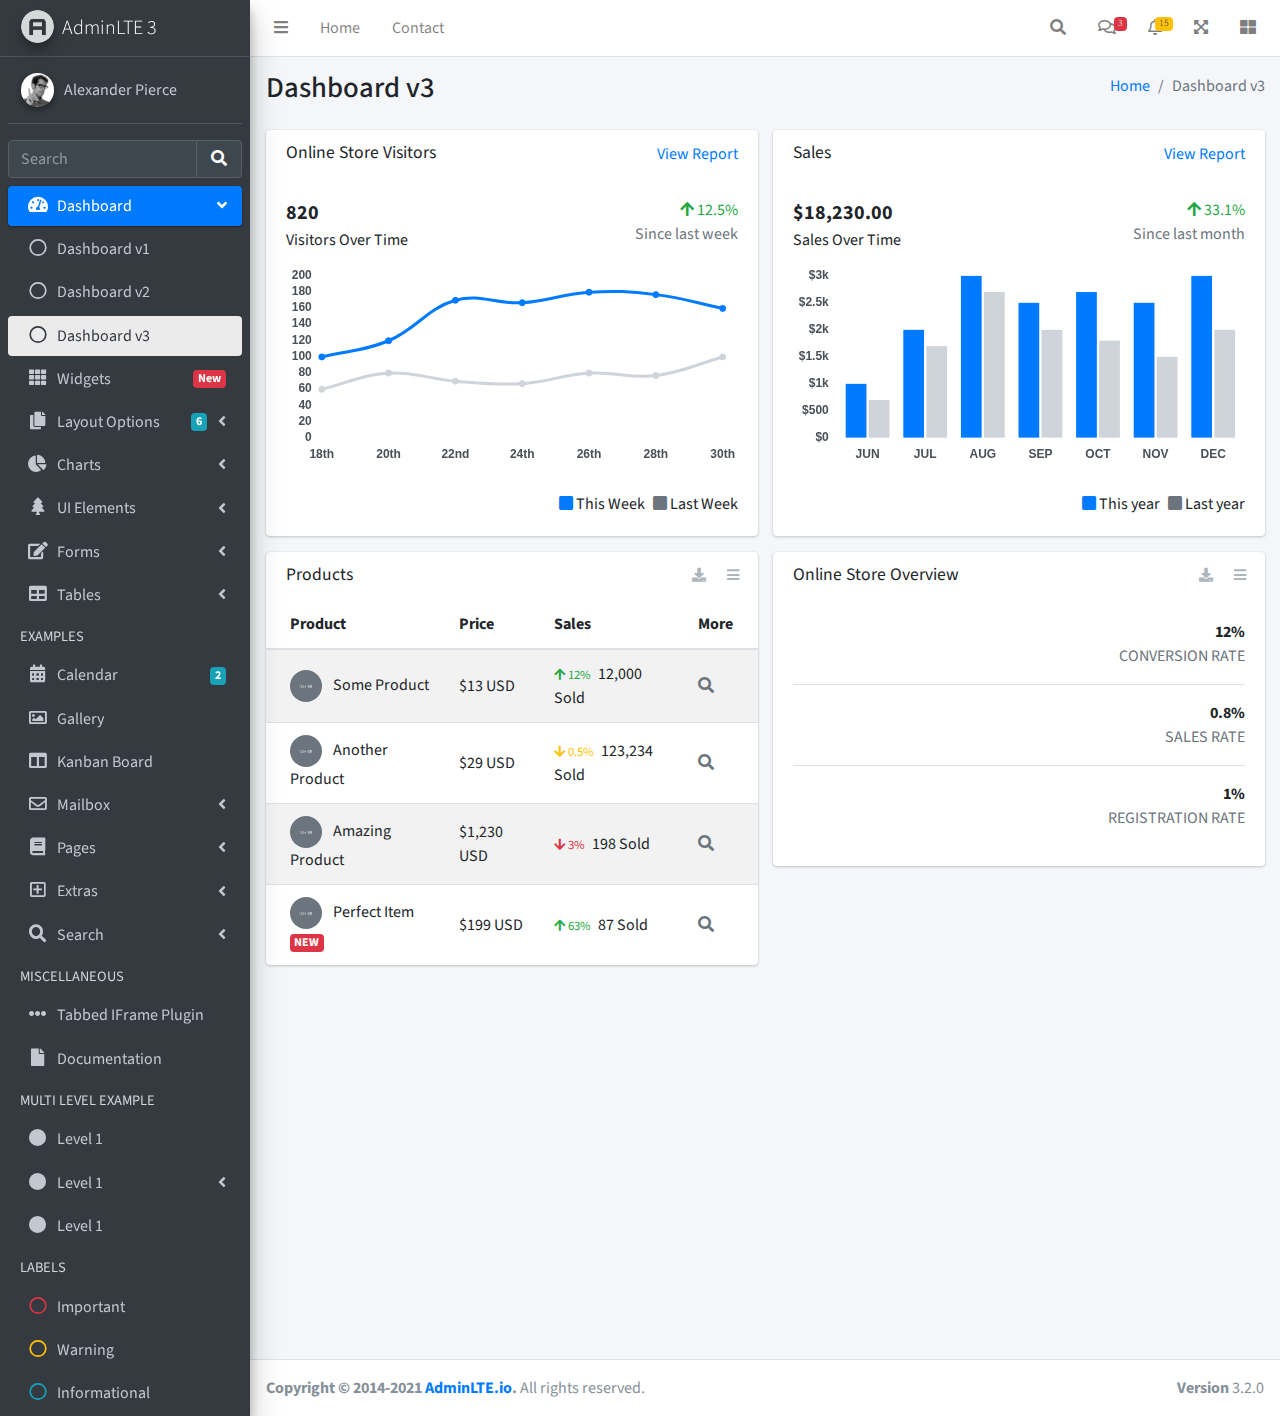
<file: public/templeates/index3.html>
<!DOCTYPE html>
<html lang="en">
<head>
  <meta charset="utf-8">
  <meta name="viewport" content="width=device-width, initial-scale=1">
  <title>AdminLTE 3 | Dashboard 3</title>

  <!-- Google Font: Source Sans Pro -->
  <link rel="stylesheet" href="https://fonts.googleapis.com/css?family=Source+Sans+Pro:300,400,400i,700&display=fallback">
  <!-- Font Awesome Icons -->
  <link rel="stylesheet" href="plugins/fontawesome-free/css/all.min.css">
  <!-- IonIcons -->
  <link rel="stylesheet" href="https://code.ionicframework.com/ionicons/2.0.1/css/ionicons.min.css">
  <!-- Theme style -->
  <link rel="stylesheet" href="dist/css/adminlte.min.css">
</head>
<!--
`body` tag options:

  Apply one or more of the following classes to to the body tag
  to get the desired effect

  * sidebar-collapse
  * sidebar-mini
-->
<body class="hold-transition sidebar-mini">
<div class="wrapper">
  <!-- Navbar -->
  <nav class="main-header navbar navbar-expand navbar-white navbar-light">
    <!-- Left navbar links -->
    <ul class="navbar-nav">
      <li class="nav-item">
        <a class="nav-link" data-widget="pushmenu" href="#" role="button"><i class="fas fa-bars"></i></a>
      </li>
      <li class="nav-item d-none d-sm-inline-block">
        <a href="index3.html" class="nav-link">Home</a>
      </li>
      <li class="nav-item d-none d-sm-inline-block">
        <a href="#" class="nav-link">Contact</a>
      </li>
    </ul>

    <!-- Right navbar links -->
    <ul class="navbar-nav ml-auto">
      <!-- Navbar Search -->
      <li class="nav-item">
        <a class="nav-link" data-widget="navbar-search" href="#" role="button">
          <i class="fas fa-search"></i>
        </a>
        <div class="navbar-search-block">
          <form class="form-inline">
            <div class="input-group input-group-sm">
              <input class="form-control form-control-navbar" type="search" placeholder="Search" aria-label="Search">
              <div class="input-group-append">
                <button class="btn btn-navbar" type="submit">
                  <i class="fas fa-search"></i>
                </button>
                <button class="btn btn-navbar" type="button" data-widget="navbar-search">
                  <i class="fas fa-times"></i>
                </button>
              </div>
            </div>
          </form>
        </div>
      </li>

      <!-- Messages Dropdown Menu -->
      <li class="nav-item dropdown">
        <a class="nav-link" data-toggle="dropdown" href="#">
          <i class="far fa-comments"></i>
          <span class="badge badge-danger navbar-badge">3</span>
        </a>
        <div class="dropdown-menu dropdown-menu-lg dropdown-menu-right">
          <a href="#" class="dropdown-item">
            <!-- Message Start -->
            <div class="media">
              <img src="dist/img/user1-128x128.jpg" alt="User Avatar" class="img-size-50 mr-3 img-circle">
              <div class="media-body">
                <h3 class="dropdown-item-title">
                  Brad Diesel
                  <span class="float-right text-sm text-danger"><i class="fas fa-star"></i></span>
                </h3>
                <p class="text-sm">Call me whenever you can...</p>
                <p class="text-sm text-muted"><i class="far fa-clock mr-1"></i> 4 Hours Ago</p>
              </div>
            </div>
            <!-- Message End -->
          </a>
          <div class="dropdown-divider"></div>
          <a href="#" class="dropdown-item">
            <!-- Message Start -->
            <div class="media">
              <img src="dist/img/user8-128x128.jpg" alt="User Avatar" class="img-size-50 img-circle mr-3">
              <div class="media-body">
                <h3 class="dropdown-item-title">
                  John Pierce
                  <span class="float-right text-sm text-muted"><i class="fas fa-star"></i></span>
                </h3>
                <p class="text-sm">I got your message bro</p>
                <p class="text-sm text-muted"><i class="far fa-clock mr-1"></i> 4 Hours Ago</p>
              </div>
            </div>
            <!-- Message End -->
          </a>
          <div class="dropdown-divider"></div>
          <a href="#" class="dropdown-item">
            <!-- Message Start -->
            <div class="media">
              <img src="dist/img/user3-128x128.jpg" alt="User Avatar" class="img-size-50 img-circle mr-3">
              <div class="media-body">
                <h3 class="dropdown-item-title">
                  Nora Silvester
                  <span class="float-right text-sm text-warning"><i class="fas fa-star"></i></span>
                </h3>
                <p class="text-sm">The subject goes here</p>
                <p class="text-sm text-muted"><i class="far fa-clock mr-1"></i> 4 Hours Ago</p>
              </div>
            </div>
            <!-- Message End -->
          </a>
          <div class="dropdown-divider"></div>
          <a href="#" class="dropdown-item dropdown-footer">See All Messages</a>
        </div>
      </li>
      <!-- Notifications Dropdown Menu -->
      <li class="nav-item dropdown">
        <a class="nav-link" data-toggle="dropdown" href="#">
          <i class="far fa-bell"></i>
          <span class="badge badge-warning navbar-badge">15</span>
        </a>
        <div class="dropdown-menu dropdown-menu-lg dropdown-menu-right">
          <span class="dropdown-item dropdown-header">15 Notifications</span>
          <div class="dropdown-divider"></div>
          <a href="#" class="dropdown-item">
            <i class="fas fa-envelope mr-2"></i> 4 new messages
            <span class="float-right text-muted text-sm">3 mins</span>
          </a>
          <div class="dropdown-divider"></div>
          <a href="#" class="dropdown-item">
            <i class="fas fa-users mr-2"></i> 8 friend requests
            <span class="float-right text-muted text-sm">12 hours</span>
          </a>
          <div class="dropdown-divider"></div>
          <a href="#" class="dropdown-item">
            <i class="fas fa-file mr-2"></i> 3 new reports
            <span class="float-right text-muted text-sm">2 days</span>
          </a>
          <div class="dropdown-divider"></div>
          <a href="#" class="dropdown-item dropdown-footer">See All Notifications</a>
        </div>
      </li>
      <li class="nav-item">
        <a class="nav-link" data-widget="fullscreen" href="#" role="button">
          <i class="fas fa-expand-arrows-alt"></i>
        </a>
      </li>
      <li class="nav-item">
        <a class="nav-link" data-widget="control-sidebar" data-slide="true" href="#" role="button">
          <i class="fas fa-th-large"></i>
        </a>
      </li>
    </ul>
  </nav>
  <!-- /.navbar -->

  <!-- Main Sidebar Container -->
  <aside class="main-sidebar sidebar-dark-primary elevation-4">
    <!-- Brand Logo -->
    <a href="index3.html" class="brand-link">
      <img src="dist/img/AdminLTELogo.png" alt="AdminLTE Logo" class="brand-image img-circle elevation-3" style="opacity: .8">
      <span class="brand-text font-weight-light">AdminLTE 3</span>
    </a>

    <!-- Sidebar -->
    <div class="sidebar">
      <!-- Sidebar user panel (optional) -->
      <div class="user-panel mt-3 pb-3 mb-3 d-flex">
        <div class="image">
          <img src="dist/img/user2-160x160.jpg" class="img-circle elevation-2" alt="User Image">
        </div>
        <div class="info">
          <a href="#" class="d-block">Alexander Pierce</a>
        </div>
      </div>

      <!-- SidebarSearch Form -->
      <div class="form-inline">
        <div class="input-group" data-widget="sidebar-search">
          <input class="form-control form-control-sidebar" type="search" placeholder="Search" aria-label="Search">
          <div class="input-group-append">
            <button class="btn btn-sidebar">
              <i class="fas fa-search fa-fw"></i>
            </button>
          </div>
        </div>
      </div>

      <!-- Sidebar Menu -->
      <nav class="mt-2">
        <ul class="nav nav-pills nav-sidebar flex-column" data-widget="treeview" role="menu" data-accordion="false">
          <!-- Add icons to the links using the .nav-icon class
               with font-awesome or any other icon font library -->
          <li class="nav-item menu-open">
            <a href="#" class="nav-link active">
              <i class="nav-icon fas fa-tachometer-alt"></i>
              <p>
                Dashboard
                <i class="right fas fa-angle-left"></i>
              </p>
            </a>
            <ul class="nav nav-treeview">
              <li class="nav-item">
                <a href="./index.html" class="nav-link">
                  <i class="far fa-circle nav-icon"></i>
                  <p>Dashboard v1</p>
                </a>
              </li>
              <li class="nav-item">
                <a href="./index2.html" class="nav-link">
                  <i class="far fa-circle nav-icon"></i>
                  <p>Dashboard v2</p>
                </a>
              </li>
              <li class="nav-item">
                <a href="./index3.html" class="nav-link active">
                  <i class="far fa-circle nav-icon"></i>
                  <p>Dashboard v3</p>
                </a>
              </li>
            </ul>
          </li>
          <li class="nav-item">
            <a href="pages/widgets.html" class="nav-link">
              <i class="nav-icon fas fa-th"></i>
              <p>
                Widgets
                <span class="right badge badge-danger">New</span>
              </p>
            </a>
          </li>
          <li class="nav-item">
            <a href="#" class="nav-link">
              <i class="nav-icon fas fa-copy"></i>
              <p>
                Layout Options
                <i class="fas fa-angle-left right"></i>
                <span class="badge badge-info right">6</span>
              </p>
            </a>
            <ul class="nav nav-treeview">
              <li class="nav-item">
                <a href="pages/layout/top-nav.html" class="nav-link">
                  <i class="far fa-circle nav-icon"></i>
                  <p>Top Navigation</p>
                </a>
              </li>
              <li class="nav-item">
                <a href="pages/layout/top-nav-sidebar.html" class="nav-link">
                  <i class="far fa-circle nav-icon"></i>
                  <p>Top Navigation + Sidebar</p>
                </a>
              </li>
              <li class="nav-item">
                <a href="pages/layout/boxed.html" class="nav-link">
                  <i class="far fa-circle nav-icon"></i>
                  <p>Boxed</p>
                </a>
              </li>
              <li class="nav-item">
                <a href="pages/layout/fixed-sidebar.html" class="nav-link">
                  <i class="far fa-circle nav-icon"></i>
                  <p>Fixed Sidebar</p>
                </a>
              </li>
              <li class="nav-item">
                <a href="pages/layout/fixed-sidebar-custom.html" class="nav-link">
                  <i class="far fa-circle nav-icon"></i>
                  <p>Fixed Sidebar <small>+ Custom Area</small></p>
                </a>
              </li>
              <li class="nav-item">
                <a href="pages/layout/fixed-topnav.html" class="nav-link">
                  <i class="far fa-circle nav-icon"></i>
                  <p>Fixed Navbar</p>
                </a>
              </li>
              <li class="nav-item">
                <a href="pages/layout/fixed-footer.html" class="nav-link">
                  <i class="far fa-circle nav-icon"></i>
                  <p>Fixed Footer</p>
                </a>
              </li>
              <li class="nav-item">
                <a href="pages/layout/collapsed-sidebar.html" class="nav-link">
                  <i class="far fa-circle nav-icon"></i>
                  <p>Collapsed Sidebar</p>
                </a>
              </li>
            </ul>
          </li>
          <li class="nav-item">
            <a href="#" class="nav-link">
              <i class="nav-icon fas fa-chart-pie"></i>
              <p>
                Charts
                <i class="right fas fa-angle-left"></i>
              </p>
            </a>
            <ul class="nav nav-treeview">
              <li class="nav-item">
                <a href="pages/charts/chartjs.html" class="nav-link">
                  <i class="far fa-circle nav-icon"></i>
                  <p>ChartJS</p>
                </a>
              </li>
              <li class="nav-item">
                <a href="pages/charts/flot.html" class="nav-link">
                  <i class="far fa-circle nav-icon"></i>
                  <p>Flot</p>
                </a>
              </li>
              <li class="nav-item">
                <a href="pages/charts/inline.html" class="nav-link">
                  <i class="far fa-circle nav-icon"></i>
                  <p>Inline</p>
                </a>
              </li>
              <li class="nav-item">
                <a href="pages/charts/uplot.html" class="nav-link">
                  <i class="far fa-circle nav-icon"></i>
                  <p>uPlot</p>
                </a>
              </li>
            </ul>
          </li>
          <li class="nav-item">
            <a href="#" class="nav-link">
              <i class="nav-icon fas fa-tree"></i>
              <p>
                UI Elements
                <i class="fas fa-angle-left right"></i>
              </p>
            </a>
            <ul class="nav nav-treeview">
              <li class="nav-item">
                <a href="pages/UI/general.html" class="nav-link">
                  <i class="far fa-circle nav-icon"></i>
                  <p>General</p>
                </a>
              </li>
              <li class="nav-item">
                <a href="pages/UI/icons.html" class="nav-link">
                  <i class="far fa-circle nav-icon"></i>
                  <p>Icons</p>
                </a>
              </li>
              <li class="nav-item">
                <a href="pages/UI/buttons.html" class="nav-link">
                  <i class="far fa-circle nav-icon"></i>
                  <p>Buttons</p>
                </a>
              </li>
              <li class="nav-item">
                <a href="pages/UI/sliders.html" class="nav-link">
                  <i class="far fa-circle nav-icon"></i>
                  <p>Sliders</p>
                </a>
              </li>
              <li class="nav-item">
                <a href="pages/UI/modals.html" class="nav-link">
                  <i class="far fa-circle nav-icon"></i>
                  <p>Modals & Alerts</p>
                </a>
              </li>
              <li class="nav-item">
                <a href="pages/UI/navbar.html" class="nav-link">
                  <i class="far fa-circle nav-icon"></i>
                  <p>Navbar & Tabs</p>
                </a>
              </li>
              <li class="nav-item">
                <a href="pages/UI/timeline.html" class="nav-link">
                  <i class="far fa-circle nav-icon"></i>
                  <p>Timeline</p>
                </a>
              </li>
              <li class="nav-item">
                <a href="pages/UI/ribbons.html" class="nav-link">
                  <i class="far fa-circle nav-icon"></i>
                  <p>Ribbons</p>
                </a>
              </li>
            </ul>
          </li>
          <li class="nav-item">
            <a href="#" class="nav-link">
              <i class="nav-icon fas fa-edit"></i>
              <p>
                Forms
                <i class="fas fa-angle-left right"></i>
              </p>
            </a>
            <ul class="nav nav-treeview">
              <li class="nav-item">
                <a href="pages/forms/general.html" class="nav-link">
                  <i class="far fa-circle nav-icon"></i>
                  <p>General Elements</p>
                </a>
              </li>
              <li class="nav-item">
                <a href="pages/forms/advanced.html" class="nav-link">
                  <i class="far fa-circle nav-icon"></i>
                  <p>Advanced Elements</p>
                </a>
              </li>
              <li class="nav-item">
                <a href="pages/forms/editors.html" class="nav-link">
                  <i class="far fa-circle nav-icon"></i>
                  <p>Editors</p>
                </a>
              </li>
              <li class="nav-item">
                <a href="pages/forms/validation.html" class="nav-link">
                  <i class="far fa-circle nav-icon"></i>
                  <p>Validation</p>
                </a>
              </li>
            </ul>
          </li>
          <li class="nav-item">
            <a href="#" class="nav-link">
              <i class="nav-icon fas fa-table"></i>
              <p>
                Tables
                <i class="fas fa-angle-left right"></i>
              </p>
            </a>
            <ul class="nav nav-treeview">
              <li class="nav-item">
                <a href="pages/tables/simple.html" class="nav-link">
                  <i class="far fa-circle nav-icon"></i>
                  <p>Simple Tables</p>
                </a>
              </li>
              <li class="nav-item">
                <a href="pages/tables/data.html" class="nav-link">
                  <i class="far fa-circle nav-icon"></i>
                  <p>DataTables</p>
                </a>
              </li>
              <li class="nav-item">
                <a href="pages/tables/jsgrid.html" class="nav-link">
                  <i class="far fa-circle nav-icon"></i>
                  <p>jsGrid</p>
                </a>
              </li>
            </ul>
          </li>
          <li class="nav-header">EXAMPLES</li>
          <li class="nav-item">
            <a href="pages/calendar.html" class="nav-link">
              <i class="nav-icon fas fa-calendar-alt"></i>
              <p>
                Calendar
                <span class="badge badge-info right">2</span>
              </p>
            </a>
          </li>
          <li class="nav-item">
            <a href="pages/gallery.html" class="nav-link">
              <i class="nav-icon far fa-image"></i>
              <p>
                Gallery
              </p>
            </a>
          </li>
          <li class="nav-item">
            <a href="pages/kanban.html" class="nav-link">
              <i class="nav-icon fas fa-columns"></i>
              <p>
                Kanban Board
              </p>
            </a>
          </li>
          <li class="nav-item">
            <a href="#" class="nav-link">
              <i class="nav-icon far fa-envelope"></i>
              <p>
                Mailbox
                <i class="fas fa-angle-left right"></i>
              </p>
            </a>
            <ul class="nav nav-treeview">
              <li class="nav-item">
                <a href="pages/mailbox/mailbox.html" class="nav-link">
                  <i class="far fa-circle nav-icon"></i>
                  <p>Inbox</p>
                </a>
              </li>
              <li class="nav-item">
                <a href="pages/mailbox/compose.html" class="nav-link">
                  <i class="far fa-circle nav-icon"></i>
                  <p>Compose</p>
                </a>
              </li>
              <li class="nav-item">
                <a href="pages/mailbox/read-mail.html" class="nav-link">
                  <i class="far fa-circle nav-icon"></i>
                  <p>Read</p>
                </a>
              </li>
            </ul>
          </li>
          <li class="nav-item">
            <a href="#" class="nav-link">
              <i class="nav-icon fas fa-book"></i>
              <p>
                Pages
                <i class="fas fa-angle-left right"></i>
              </p>
            </a>
            <ul class="nav nav-treeview">
              <li class="nav-item">
                <a href="pages/examples/invoice.html" class="nav-link">
                  <i class="far fa-circle nav-icon"></i>
                  <p>Invoice</p>
                </a>
              </li>
              <li class="nav-item">
                <a href="pages/examples/profile.html" class="nav-link">
                  <i class="far fa-circle nav-icon"></i>
                  <p>Profile</p>
                </a>
              </li>
              <li class="nav-item">
                <a href="pages/examples/e-commerce.html" class="nav-link">
                  <i class="far fa-circle nav-icon"></i>
                  <p>E-commerce</p>
                </a>
              </li>
              <li class="nav-item">
                <a href="pages/examples/projects.html" class="nav-link">
                  <i class="far fa-circle nav-icon"></i>
                  <p>Projects</p>
                </a>
              </li>
              <li class="nav-item">
                <a href="pages/examples/project-add.html" class="nav-link">
                  <i class="far fa-circle nav-icon"></i>
                  <p>Project Add</p>
                </a>
              </li>
              <li class="nav-item">
                <a href="pages/examples/project-edit.html" class="nav-link">
                  <i class="far fa-circle nav-icon"></i>
                  <p>Project Edit</p>
                </a>
              </li>
              <li class="nav-item">
                <a href="pages/examples/project-detail.html" class="nav-link">
                  <i class="far fa-circle nav-icon"></i>
                  <p>Project Detail</p>
                </a>
              </li>
              <li class="nav-item">
                <a href="pages/examples/contacts.html" class="nav-link">
                  <i class="far fa-circle nav-icon"></i>
                  <p>Contacts</p>
                </a>
              </li>
              <li class="nav-item">
                <a href="pages/examples/faq.html" class="nav-link">
                  <i class="far fa-circle nav-icon"></i>
                  <p>FAQ</p>
                </a>
              </li>
              <li class="nav-item">
                <a href="pages/examples/contact-us.html" class="nav-link">
                  <i class="far fa-circle nav-icon"></i>
                  <p>Contact us</p>
                </a>
              </li>
            </ul>
          </li>
          <li class="nav-item">
            <a href="#" class="nav-link">
              <i class="nav-icon far fa-plus-square"></i>
              <p>
                Extras
                <i class="fas fa-angle-left right"></i>
              </p>
            </a>
            <ul class="nav nav-treeview">
              <li class="nav-item">
                <a href="#" class="nav-link">
                  <i class="far fa-circle nav-icon"></i>
                  <p>
                    Login & Register v1
                    <i class="fas fa-angle-left right"></i>
                  </p>
                </a>
                <ul class="nav nav-treeview">
                  <li class="nav-item">
                    <a href="pages/examples/login.html" class="nav-link">
                      <i class="far fa-circle nav-icon"></i>
                      <p>Login v1</p>
                    </a>
                  </li>
                  <li class="nav-item">
                    <a href="pages/examples/register.html" class="nav-link">
                      <i class="far fa-circle nav-icon"></i>
                      <p>Register v1</p>
                    </a>
                  </li>
                  <li class="nav-item">
                    <a href="pages/examples/forgot-password.html" class="nav-link">
                      <i class="far fa-circle nav-icon"></i>
                      <p>Forgot Password v1</p>
                    </a>
                  </li>
                  <li class="nav-item">
                    <a href="pages/examples/recover-password.html" class="nav-link">
                      <i class="far fa-circle nav-icon"></i>
                      <p>Recover Password v1</p>
                    </a>
                  </li>
                </ul>
              </li>
              <li class="nav-item">
                <a href="#" class="nav-link">
                  <i class="far fa-circle nav-icon"></i>
                  <p>
                    Login & Register v2
                    <i class="fas fa-angle-left right"></i>
                  </p>
                </a>
                <ul class="nav nav-treeview">
                  <li class="nav-item">
                    <a href="pages/examples/login-v2.html" class="nav-link">
                      <i class="far fa-circle nav-icon"></i>
                      <p>Login v2</p>
                    </a>
                  </li>
                  <li class="nav-item">
                    <a href="pages/examples/register-v2.html" class="nav-link">
                      <i class="far fa-circle nav-icon"></i>
                      <p>Register v2</p>
                    </a>
                  </li>
                  <li class="nav-item">
                    <a href="pages/examples/forgot-password-v2.html" class="nav-link">
                      <i class="far fa-circle nav-icon"></i>
                      <p>Forgot Password v2</p>
                    </a>
                  </li>
                  <li class="nav-item">
                    <a href="pages/examples/recover-password-v2.html" class="nav-link">
                      <i class="far fa-circle nav-icon"></i>
                      <p>Recover Password v2</p>
                    </a>
                  </li>
                </ul>
              </li>
              <li class="nav-item">
                <a href="pages/examples/lockscreen.html" class="nav-link">
                  <i class="far fa-circle nav-icon"></i>
                  <p>Lockscreen</p>
                </a>
              </li>
              <li class="nav-item">
                <a href="pages/examples/legacy-user-menu.html" class="nav-link">
                  <i class="far fa-circle nav-icon"></i>
                  <p>Legacy User Menu</p>
                </a>
              </li>
              <li class="nav-item">
                <a href="pages/examples/language-menu.html" class="nav-link">
                  <i class="far fa-circle nav-icon"></i>
                  <p>Language Menu</p>
                </a>
              </li>
              <li class="nav-item">
                <a href="pages/examples/404.html" class="nav-link">
                  <i class="far fa-circle nav-icon"></i>
                  <p>Error 404</p>
                </a>
              </li>
              <li class="nav-item">
                <a href="pages/examples/500.html" class="nav-link">
                  <i class="far fa-circle nav-icon"></i>
                  <p>Error 500</p>
                </a>
              </li>
              <li class="nav-item">
                <a href="pages/examples/pace.html" class="nav-link">
                  <i class="far fa-circle nav-icon"></i>
                  <p>Pace</p>
                </a>
              </li>
              <li class="nav-item">
                <a href="pages/examples/blank.html" class="nav-link">
                  <i class="far fa-circle nav-icon"></i>
                  <p>Blank Page</p>
                </a>
              </li>
              <li class="nav-item">
                <a href="starter.html" class="nav-link">
                  <i class="far fa-circle nav-icon"></i>
                  <p>Starter Page</p>
                </a>
              </li>
            </ul>
          </li>
          <li class="nav-item">
            <a href="#" class="nav-link">
              <i class="nav-icon fas fa-search"></i>
              <p>
                Search
                <i class="fas fa-angle-left right"></i>
              </p>
            </a>
            <ul class="nav nav-treeview">
              <li class="nav-item">
                <a href="pages/search/simple.html" class="nav-link">
                  <i class="far fa-circle nav-icon"></i>
                  <p>Simple Search</p>
                </a>
              </li>
              <li class="nav-item">
                <a href="pages/search/enhanced.html" class="nav-link">
                  <i class="far fa-circle nav-icon"></i>
                  <p>Enhanced</p>
                </a>
              </li>
            </ul>
          </li>
          <li class="nav-header">MISCELLANEOUS</li>
          <li class="nav-item">
            <a href="iframe.html" class="nav-link">
              <i class="nav-icon fas fa-ellipsis-h"></i>
              <p>Tabbed IFrame Plugin</p>
            </a>
          </li>
          <li class="nav-item">
            <a href="https://adminlte.io/docs/3.1/" class="nav-link">
              <i class="nav-icon fas fa-file"></i>
              <p>Documentation</p>
            </a>
          </li>
          <li class="nav-header">MULTI LEVEL EXAMPLE</li>
          <li class="nav-item">
            <a href="#" class="nav-link">
              <i class="fas fa-circle nav-icon"></i>
              <p>Level 1</p>
            </a>
          </li>
          <li class="nav-item">
            <a href="#" class="nav-link">
              <i class="nav-icon fas fa-circle"></i>
              <p>
                Level 1
                <i class="right fas fa-angle-left"></i>
              </p>
            </a>
            <ul class="nav nav-treeview">
              <li class="nav-item">
                <a href="#" class="nav-link">
                  <i class="far fa-circle nav-icon"></i>
                  <p>Level 2</p>
                </a>
              </li>
              <li class="nav-item">
                <a href="#" class="nav-link">
                  <i class="far fa-circle nav-icon"></i>
                  <p>
                    Level 2
                    <i class="right fas fa-angle-left"></i>
                  </p>
                </a>
                <ul class="nav nav-treeview">
                  <li class="nav-item">
                    <a href="#" class="nav-link">
                      <i class="far fa-dot-circle nav-icon"></i>
                      <p>Level 3</p>
                    </a>
                  </li>
                  <li class="nav-item">
                    <a href="#" class="nav-link">
                      <i class="far fa-dot-circle nav-icon"></i>
                      <p>Level 3</p>
                    </a>
                  </li>
                  <li class="nav-item">
                    <a href="#" class="nav-link">
                      <i class="far fa-dot-circle nav-icon"></i>
                      <p>Level 3</p>
                    </a>
                  </li>
                </ul>
              </li>
              <li class="nav-item">
                <a href="#" class="nav-link">
                  <i class="far fa-circle nav-icon"></i>
                  <p>Level 2</p>
                </a>
              </li>
            </ul>
          </li>
          <li class="nav-item">
            <a href="#" class="nav-link">
              <i class="fas fa-circle nav-icon"></i>
              <p>Level 1</p>
            </a>
          </li>
          <li class="nav-header">LABELS</li>
          <li class="nav-item">
            <a href="#" class="nav-link">
              <i class="nav-icon far fa-circle text-danger"></i>
              <p class="text">Important</p>
            </a>
          </li>
          <li class="nav-item">
            <a href="#" class="nav-link">
              <i class="nav-icon far fa-circle text-warning"></i>
              <p>Warning</p>
            </a>
          </li>
          <li class="nav-item">
            <a href="#" class="nav-link">
              <i class="nav-icon far fa-circle text-info"></i>
              <p>Informational</p>
            </a>
          </li>
        </ul>
      </nav>
      <!-- /.sidebar-menu -->
    </div>
    <!-- /.sidebar -->
  </aside>

  <!-- Content Wrapper. Contains page content -->
  <div class="content-wrapper">
    <!-- Content Header (Page header) -->
    <div class="content-header">
      <div class="container-fluid">
        <div class="row mb-2">
          <div class="col-sm-6">
            <h1 class="m-0">Dashboard v3</h1>
          </div><!-- /.col -->
          <div class="col-sm-6">
            <ol class="breadcrumb float-sm-right">
              <li class="breadcrumb-item"><a href="#">Home</a></li>
              <li class="breadcrumb-item active">Dashboard v3</li>
            </ol>
          </div><!-- /.col -->
        </div><!-- /.row -->
      </div><!-- /.container-fluid -->
    </div>
    <!-- /.content-header -->

    <!-- Main content -->
    <div class="content">
      <div class="container-fluid">
        <div class="row">
          <div class="col-lg-6">
            <div class="card">
              <div class="card-header border-0">
                <div class="d-flex justify-content-between">
                  <h3 class="card-title">Online Store Visitors</h3>
                  <a href="javascript:void(0);">View Report</a>
                </div>
              </div>
              <div class="card-body">
                <div class="d-flex">
                  <p class="d-flex flex-column">
                    <span class="text-bold text-lg">820</span>
                    <span>Visitors Over Time</span>
                  </p>
                  <p class="ml-auto d-flex flex-column text-right">
                    <span class="text-success">
                      <i class="fas fa-arrow-up"></i> 12.5%
                    </span>
                    <span class="text-muted">Since last week</span>
                  </p>
                </div>
                <!-- /.d-flex -->

                <div class="position-relative mb-4">
                  <canvas id="visitors-chart" height="200"></canvas>
                </div>

                <div class="d-flex flex-row justify-content-end">
                  <span class="mr-2">
                    <i class="fas fa-square text-primary"></i> This Week
                  </span>

                  <span>
                    <i class="fas fa-square text-gray"></i> Last Week
                  </span>
                </div>
              </div>
            </div>
            <!-- /.card -->

            <div class="card">
              <div class="card-header border-0">
                <h3 class="card-title">Products</h3>
                <div class="card-tools">
                  <a href="#" class="btn btn-tool btn-sm">
                    <i class="fas fa-download"></i>
                  </a>
                  <a href="#" class="btn btn-tool btn-sm">
                    <i class="fas fa-bars"></i>
                  </a>
                </div>
              </div>
              <div class="card-body table-responsive p-0">
                <table class="table table-striped table-valign-middle">
                  <thead>
                  <tr>
                    <th>Product</th>
                    <th>Price</th>
                    <th>Sales</th>
                    <th>More</th>
                  </tr>
                  </thead>
                  <tbody>
                  <tr>
                    <td>
                      <img src="dist/img/default-150x150.png" alt="Product 1" class="img-circle img-size-32 mr-2">
                      Some Product
                    </td>
                    <td>$13 USD</td>
                    <td>
                      <small class="text-success mr-1">
                        <i class="fas fa-arrow-up"></i>
                        12%
                      </small>
                      12,000 Sold
                    </td>
                    <td>
                      <a href="#" class="text-muted">
                        <i class="fas fa-search"></i>
                      </a>
                    </td>
                  </tr>
                  <tr>
                    <td>
                      <img src="dist/img/default-150x150.png" alt="Product 1" class="img-circle img-size-32 mr-2">
                      Another Product
                    </td>
                    <td>$29 USD</td>
                    <td>
                      <small class="text-warning mr-1">
                        <i class="fas fa-arrow-down"></i>
                        0.5%
                      </small>
                      123,234 Sold
                    </td>
                    <td>
                      <a href="#" class="text-muted">
                        <i class="fas fa-search"></i>
                      </a>
                    </td>
                  </tr>
                  <tr>
                    <td>
                      <img src="dist/img/default-150x150.png" alt="Product 1" class="img-circle img-size-32 mr-2">
                      Amazing Product
                    </td>
                    <td>$1,230 USD</td>
                    <td>
                      <small class="text-danger mr-1">
                        <i class="fas fa-arrow-down"></i>
                        3%
                      </small>
                      198 Sold
                    </td>
                    <td>
                      <a href="#" class="text-muted">
                        <i class="fas fa-search"></i>
                      </a>
                    </td>
                  </tr>
                  <tr>
                    <td>
                      <img src="dist/img/default-150x150.png" alt="Product 1" class="img-circle img-size-32 mr-2">
                      Perfect Item
                      <span class="badge bg-danger">NEW</span>
                    </td>
                    <td>$199 USD</td>
                    <td>
                      <small class="text-success mr-1">
                        <i class="fas fa-arrow-up"></i>
                        63%
                      </small>
                      87 Sold
                    </td>
                    <td>
                      <a href="#" class="text-muted">
                        <i class="fas fa-search"></i>
                      </a>
                    </td>
                  </tr>
                  </tbody>
                </table>
              </div>
            </div>
            <!-- /.card -->
          </div>
          <!-- /.col-md-6 -->
          <div class="col-lg-6">
            <div class="card">
              <div class="card-header border-0">
                <div class="d-flex justify-content-between">
                  <h3 class="card-title">Sales</h3>
                  <a href="javascript:void(0);">View Report</a>
                </div>
              </div>
              <div class="card-body">
                <div class="d-flex">
                  <p class="d-flex flex-column">
                    <span class="text-bold text-lg">$18,230.00</span>
                    <span>Sales Over Time</span>
                  </p>
                  <p class="ml-auto d-flex flex-column text-right">
                    <span class="text-success">
                      <i class="fas fa-arrow-up"></i> 33.1%
                    </span>
                    <span class="text-muted">Since last month</span>
                  </p>
                </div>
                <!-- /.d-flex -->

                <div class="position-relative mb-4">
                  <canvas id="sales-chart" height="200"></canvas>
                </div>

                <div class="d-flex flex-row justify-content-end">
                  <span class="mr-2">
                    <i class="fas fa-square text-primary"></i> This year
                  </span>

                  <span>
                    <i class="fas fa-square text-gray"></i> Last year
                  </span>
                </div>
              </div>
            </div>
            <!-- /.card -->

            <div class="card">
              <div class="card-header border-0">
                <h3 class="card-title">Online Store Overview</h3>
                <div class="card-tools">
                  <a href="#" class="btn btn-sm btn-tool">
                    <i class="fas fa-download"></i>
                  </a>
                  <a href="#" class="btn btn-sm btn-tool">
                    <i class="fas fa-bars"></i>
                  </a>
                </div>
              </div>
              <div class="card-body">
                <div class="d-flex justify-content-between align-items-center border-bottom mb-3">
                  <p class="text-success text-xl">
                    <i class="ion ion-ios-refresh-empty"></i>
                  </p>
                  <p class="d-flex flex-column text-right">
                    <span class="font-weight-bold">
                      <i class="ion ion-android-arrow-up text-success"></i> 12%
                    </span>
                    <span class="text-muted">CONVERSION RATE</span>
                  </p>
                </div>
                <!-- /.d-flex -->
                <div class="d-flex justify-content-between align-items-center border-bottom mb-3">
                  <p class="text-warning text-xl">
                    <i class="ion ion-ios-cart-outline"></i>
                  </p>
                  <p class="d-flex flex-column text-right">
                    <span class="font-weight-bold">
                      <i class="ion ion-android-arrow-up text-warning"></i> 0.8%
                    </span>
                    <span class="text-muted">SALES RATE</span>
                  </p>
                </div>
                <!-- /.d-flex -->
                <div class="d-flex justify-content-between align-items-center mb-0">
                  <p class="text-danger text-xl">
                    <i class="ion ion-ios-people-outline"></i>
                  </p>
                  <p class="d-flex flex-column text-right">
                    <span class="font-weight-bold">
                      <i class="ion ion-android-arrow-down text-danger"></i> 1%
                    </span>
                    <span class="text-muted">REGISTRATION RATE</span>
                  </p>
                </div>
                <!-- /.d-flex -->
              </div>
            </div>
          </div>
          <!-- /.col-md-6 -->
        </div>
        <!-- /.row -->
      </div>
      <!-- /.container-fluid -->
    </div>
    <!-- /.content -->
  </div>
  <!-- /.content-wrapper -->

  <!-- Control Sidebar -->
  <aside class="control-sidebar control-sidebar-dark">
    <!-- Control sidebar content goes here -->
  </aside>
  <!-- /.control-sidebar -->

  <!-- Main Footer -->
  <footer class="main-footer">
    <strong>Copyright &copy; 2014-2021 <a href="https://adminlte.io">AdminLTE.io</a>.</strong>
    All rights reserved.
    <div class="float-right d-none d-sm-inline-block">
      <b>Version</b> 3.2.0
    </div>
  </footer>
</div>
<!-- ./wrapper -->

<!-- REQUIRED SCRIPTS -->

<!-- jQuery -->
<script src="plugins/jquery/jquery.min.js"></script>
<!-- Bootstrap -->
<script src="plugins/bootstrap/js/bootstrap.bundle.min.js"></script>
<!-- AdminLTE -->
<script src="dist/js/adminlte.js"></script>

<!-- OPTIONAL SCRIPTS -->
<script src="plugins/chart.js/Chart.min.js"></script>
<!-- AdminLTE for demo purposes -->
<script src="dist/js/demo.js"></script>
<!-- AdminLTE dashboard demo (This is only for demo purposes) -->
<script src="dist/js/pages/dashboard3.js"></script>
</body>
</html>
</file>
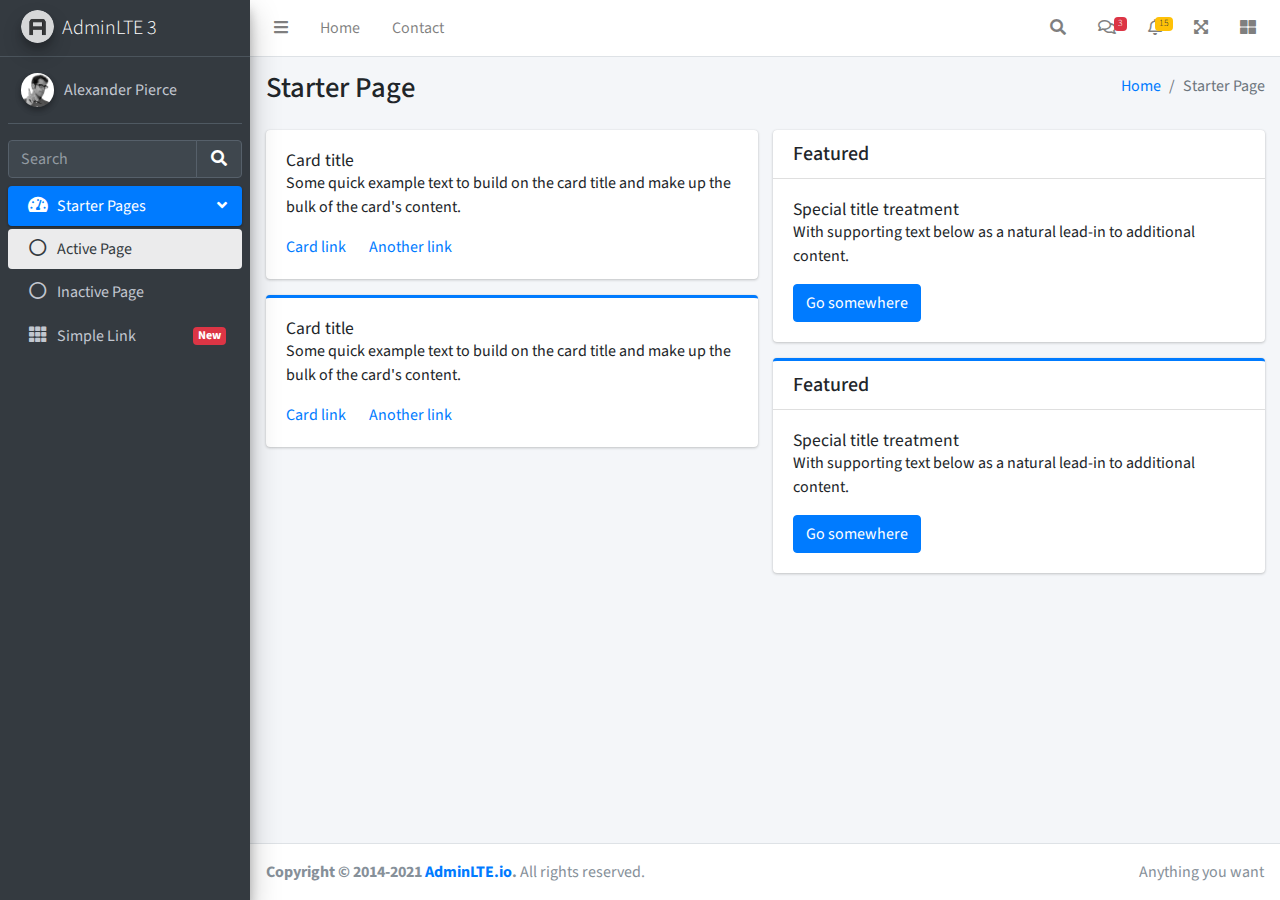
<file: public/templeates/starter.html>
<!DOCTYPE html>
<!--
This is a starter template page. Use this page to start your new project from
scratch. This page gets rid of all links and provides the needed markup only.
-->
<html lang="en">
<head>
  <meta charset="utf-8">
  <meta name="viewport" content="width=device-width, initial-scale=1">
  <title>AdminLTE 3 | Starter</title>

  <!-- Google Font: Source Sans Pro -->
  <link rel="stylesheet" href="https://fonts.googleapis.com/css?family=Source+Sans+Pro:300,400,400i,700&display=fallback">
  <!-- Font Awesome Icons -->
  <link rel="stylesheet" href="plugins/fontawesome-free/css/all.min.css">
  <!-- Theme style -->
  <link rel="stylesheet" href="dist/css/adminlte.min.css">
</head>
<body class="hold-transition sidebar-mini">
<div class="wrapper">

  <!-- Navbar -->
  <nav class="main-header navbar navbar-expand navbar-white navbar-light">
    <!-- Left navbar links -->
    <ul class="navbar-nav">
      <li class="nav-item">
        <a class="nav-link" data-widget="pushmenu" href="#" role="button"><i class="fas fa-bars"></i></a>
      </li>
      <li class="nav-item d-none d-sm-inline-block">
        <a href="index3.html" class="nav-link">Home</a>
      </li>
      <li class="nav-item d-none d-sm-inline-block">
        <a href="#" class="nav-link">Contact</a>
      </li>
    </ul>

    <!-- Right navbar links -->
    <ul class="navbar-nav ml-auto">
      <!-- Navbar Search -->
      <li class="nav-item">
        <a class="nav-link" data-widget="navbar-search" href="#" role="button">
          <i class="fas fa-search"></i>
        </a>
        <div class="navbar-search-block">
          <form class="form-inline">
            <div class="input-group input-group-sm">
              <input class="form-control form-control-navbar" type="search" placeholder="Search" aria-label="Search">
              <div class="input-group-append">
                <button class="btn btn-navbar" type="submit">
                  <i class="fas fa-search"></i>
                </button>
                <button class="btn btn-navbar" type="button" data-widget="navbar-search">
                  <i class="fas fa-times"></i>
                </button>
              </div>
            </div>
          </form>
        </div>
      </li>

      <!-- Messages Dropdown Menu -->
      <li class="nav-item dropdown">
        <a class="nav-link" data-toggle="dropdown" href="#">
          <i class="far fa-comments"></i>
          <span class="badge badge-danger navbar-badge">3</span>
        </a>
        <div class="dropdown-menu dropdown-menu-lg dropdown-menu-right">
          <a href="#" class="dropdown-item">
            <!-- Message Start -->
            <div class="media">
              <img src="dist/img/user1-128x128.jpg" alt="User Avatar" class="img-size-50 mr-3 img-circle">
              <div class="media-body">
                <h3 class="dropdown-item-title">
                  Brad Diesel
                  <span class="float-right text-sm text-danger"><i class="fas fa-star"></i></span>
                </h3>
                <p class="text-sm">Call me whenever you can...</p>
                <p class="text-sm text-muted"><i class="far fa-clock mr-1"></i> 4 Hours Ago</p>
              </div>
            </div>
            <!-- Message End -->
          </a>
          <div class="dropdown-divider"></div>
          <a href="#" class="dropdown-item">
            <!-- Message Start -->
            <div class="media">
              <img src="dist/img/user8-128x128.jpg" alt="User Avatar" class="img-size-50 img-circle mr-3">
              <div class="media-body">
                <h3 class="dropdown-item-title">
                  John Pierce
                  <span class="float-right text-sm text-muted"><i class="fas fa-star"></i></span>
                </h3>
                <p class="text-sm">I got your message bro</p>
                <p class="text-sm text-muted"><i class="far fa-clock mr-1"></i> 4 Hours Ago</p>
              </div>
            </div>
            <!-- Message End -->
          </a>
          <div class="dropdown-divider"></div>
          <a href="#" class="dropdown-item">
            <!-- Message Start -->
            <div class="media">
              <img src="dist/img/user3-128x128.jpg" alt="User Avatar" class="img-size-50 img-circle mr-3">
              <div class="media-body">
                <h3 class="dropdown-item-title">
                  Nora Silvester
                  <span class="float-right text-sm text-warning"><i class="fas fa-star"></i></span>
                </h3>
                <p class="text-sm">The subject goes here</p>
                <p class="text-sm text-muted"><i class="far fa-clock mr-1"></i> 4 Hours Ago</p>
              </div>
            </div>
            <!-- Message End -->
          </a>
          <div class="dropdown-divider"></div>
          <a href="#" class="dropdown-item dropdown-footer">See All Messages</a>
        </div>
      </li>
      <!-- Notifications Dropdown Menu -->
      <li class="nav-item dropdown">
        <a class="nav-link" data-toggle="dropdown" href="#">
          <i class="far fa-bell"></i>
          <span class="badge badge-warning navbar-badge">15</span>
        </a>
        <div class="dropdown-menu dropdown-menu-lg dropdown-menu-right">
          <span class="dropdown-header">15 Notifications</span>
          <div class="dropdown-divider"></div>
          <a href="#" class="dropdown-item">
            <i class="fas fa-envelope mr-2"></i> 4 new messages
            <span class="float-right text-muted text-sm">3 mins</span>
          </a>
          <div class="dropdown-divider"></div>
          <a href="#" class="dropdown-item">
            <i class="fas fa-users mr-2"></i> 8 friend requests
            <span class="float-right text-muted text-sm">12 hours</span>
          </a>
          <div class="dropdown-divider"></div>
          <a href="#" class="dropdown-item">
            <i class="fas fa-file mr-2"></i> 3 new reports
            <span class="float-right text-muted text-sm">2 days</span>
          </a>
          <div class="dropdown-divider"></div>
          <a href="#" class="dropdown-item dropdown-footer">See All Notifications</a>
        </div>
      </li>
      <li class="nav-item">
        <a class="nav-link" data-widget="fullscreen" href="#" role="button">
          <i class="fas fa-expand-arrows-alt"></i>
        </a>
      </li>
      <li class="nav-item">
        <a class="nav-link" data-widget="control-sidebar" data-slide="true" href="#" role="button">
          <i class="fas fa-th-large"></i>
        </a>
      </li>
    </ul>
  </nav>
  <!-- /.navbar -->

  <!-- Main Sidebar Container -->
  <aside class="main-sidebar sidebar-dark-primary elevation-4">
    <!-- Brand Logo -->
    <a href="index3.html" class="brand-link">
      <img src="dist/img/AdminLTELogo.png" alt="AdminLTE Logo" class="brand-image img-circle elevation-3" style="opacity: .8">
      <span class="brand-text font-weight-light">AdminLTE 3</span>
    </a>

    <!-- Sidebar -->
    <div class="sidebar">
      <!-- Sidebar user panel (optional) -->
      <div class="user-panel mt-3 pb-3 mb-3 d-flex">
        <div class="image">
          <img src="dist/img/user2-160x160.jpg" class="img-circle elevation-2" alt="User Image">
        </div>
        <div class="info">
          <a href="#" class="d-block">Alexander Pierce</a>
        </div>
      </div>

      <!-- SidebarSearch Form -->
      <div class="form-inline">
        <div class="input-group" data-widget="sidebar-search">
          <input class="form-control form-control-sidebar" type="search" placeholder="Search" aria-label="Search">
          <div class="input-group-append">
            <button class="btn btn-sidebar">
              <i class="fas fa-search fa-fw"></i>
            </button>
          </div>
        </div>
      </div>

      <!-- Sidebar Menu -->
      <nav class="mt-2">
        <ul class="nav nav-pills nav-sidebar flex-column" data-widget="treeview" role="menu" data-accordion="false">
          <!-- Add icons to the links using the .nav-icon class
               with font-awesome or any other icon font library -->
          <li class="nav-item menu-open">
            <a href="#" class="nav-link active">
              <i class="nav-icon fas fa-tachometer-alt"></i>
              <p>
                Starter Pages
                <i class="right fas fa-angle-left"></i>
              </p>
            </a>
            <ul class="nav nav-treeview">
              <li class="nav-item">
                <a href="#" class="nav-link active">
                  <i class="far fa-circle nav-icon"></i>
                  <p>Active Page</p>
                </a>
              </li>
              <li class="nav-item">
                <a href="#" class="nav-link">
                  <i class="far fa-circle nav-icon"></i>
                  <p>Inactive Page</p>
                </a>
              </li>
            </ul>
          </li>
          <li class="nav-item">
            <a href="#" class="nav-link">
              <i class="nav-icon fas fa-th"></i>
              <p>
                Simple Link
                <span class="right badge badge-danger">New</span>
              </p>
            </a>
          </li>
        </ul>
      </nav>
      <!-- /.sidebar-menu -->
    </div>
    <!-- /.sidebar -->
  </aside>

  <!-- Content Wrapper. Contains page content -->
  <div class="content-wrapper">
    <!-- Content Header (Page header) -->
    <div class="content-header">
      <div class="container-fluid">
        <div class="row mb-2">
          <div class="col-sm-6">
            <h1 class="m-0">Starter Page</h1>
          </div><!-- /.col -->
          <div class="col-sm-6">
            <ol class="breadcrumb float-sm-right">
              <li class="breadcrumb-item"><a href="#">Home</a></li>
              <li class="breadcrumb-item active">Starter Page</li>
            </ol>
          </div><!-- /.col -->
        </div><!-- /.row -->
      </div><!-- /.container-fluid -->
    </div>
    <!-- /.content-header -->

    <!-- Main content -->
    <div class="content">
      <div class="container-fluid">
        <div class="row">
          <div class="col-lg-6">
            <div class="card">
              <div class="card-body">
                <h5 class="card-title">Card title</h5>

                <p class="card-text">
                  Some quick example text to build on the card title and make up the bulk of the card's
                  content.
                </p>

                <a href="#" class="card-link">Card link</a>
                <a href="#" class="card-link">Another link</a>
              </div>
            </div>

            <div class="card card-primary card-outline">
              <div class="card-body">
                <h5 class="card-title">Card title</h5>

                <p class="card-text">
                  Some quick example text to build on the card title and make up the bulk of the card's
                  content.
                </p>
                <a href="#" class="card-link">Card link</a>
                <a href="#" class="card-link">Another link</a>
              </div>
            </div><!-- /.card -->
          </div>
          <!-- /.col-md-6 -->
          <div class="col-lg-6">
            <div class="card">
              <div class="card-header">
                <h5 class="m-0">Featured</h5>
              </div>
              <div class="card-body">
                <h6 class="card-title">Special title treatment</h6>

                <p class="card-text">With supporting text below as a natural lead-in to additional content.</p>
                <a href="#" class="btn btn-primary">Go somewhere</a>
              </div>
            </div>

            <div class="card card-primary card-outline">
              <div class="card-header">
                <h5 class="m-0">Featured</h5>
              </div>
              <div class="card-body">
                <h6 class="card-title">Special title treatment</h6>

                <p class="card-text">With supporting text below as a natural lead-in to additional content.</p>
                <a href="#" class="btn btn-primary">Go somewhere</a>
              </div>
            </div>
          </div>
          <!-- /.col-md-6 -->
        </div>
        <!-- /.row -->
      </div><!-- /.container-fluid -->
    </div>
    <!-- /.content -->
  </div>
  <!-- /.content-wrapper -->

  <!-- Control Sidebar -->
  <aside class="control-sidebar control-sidebar-dark">
    <!-- Control sidebar content goes here -->
    <div class="p-3">
      <h5>Title</h5>
      <p>Sidebar content</p>
    </div>
  </aside>
  <!-- /.control-sidebar -->

  <!-- Main Footer -->
  <footer class="main-footer">
    <!-- To the right -->
    <div class="float-right d-none d-sm-inline">
      Anything you want
    </div>
    <!-- Default to the left -->
    <strong>Copyright &copy; 2014-2021 <a href="https://adminlte.io">AdminLTE.io</a>.</strong> All rights reserved.
  </footer>
</div>
<!-- ./wrapper -->

<!-- REQUIRED SCRIPTS -->

<!-- jQuery -->
<script src="plugins/jquery/jquery.min.js"></script>
<!-- Bootstrap 4 -->
<script src="plugins/bootstrap/js/bootstrap.bundle.min.js"></script>
<!-- AdminLTE App -->
<script src="dist/js/adminlte.min.js"></script>
</body>
</html>
</file>
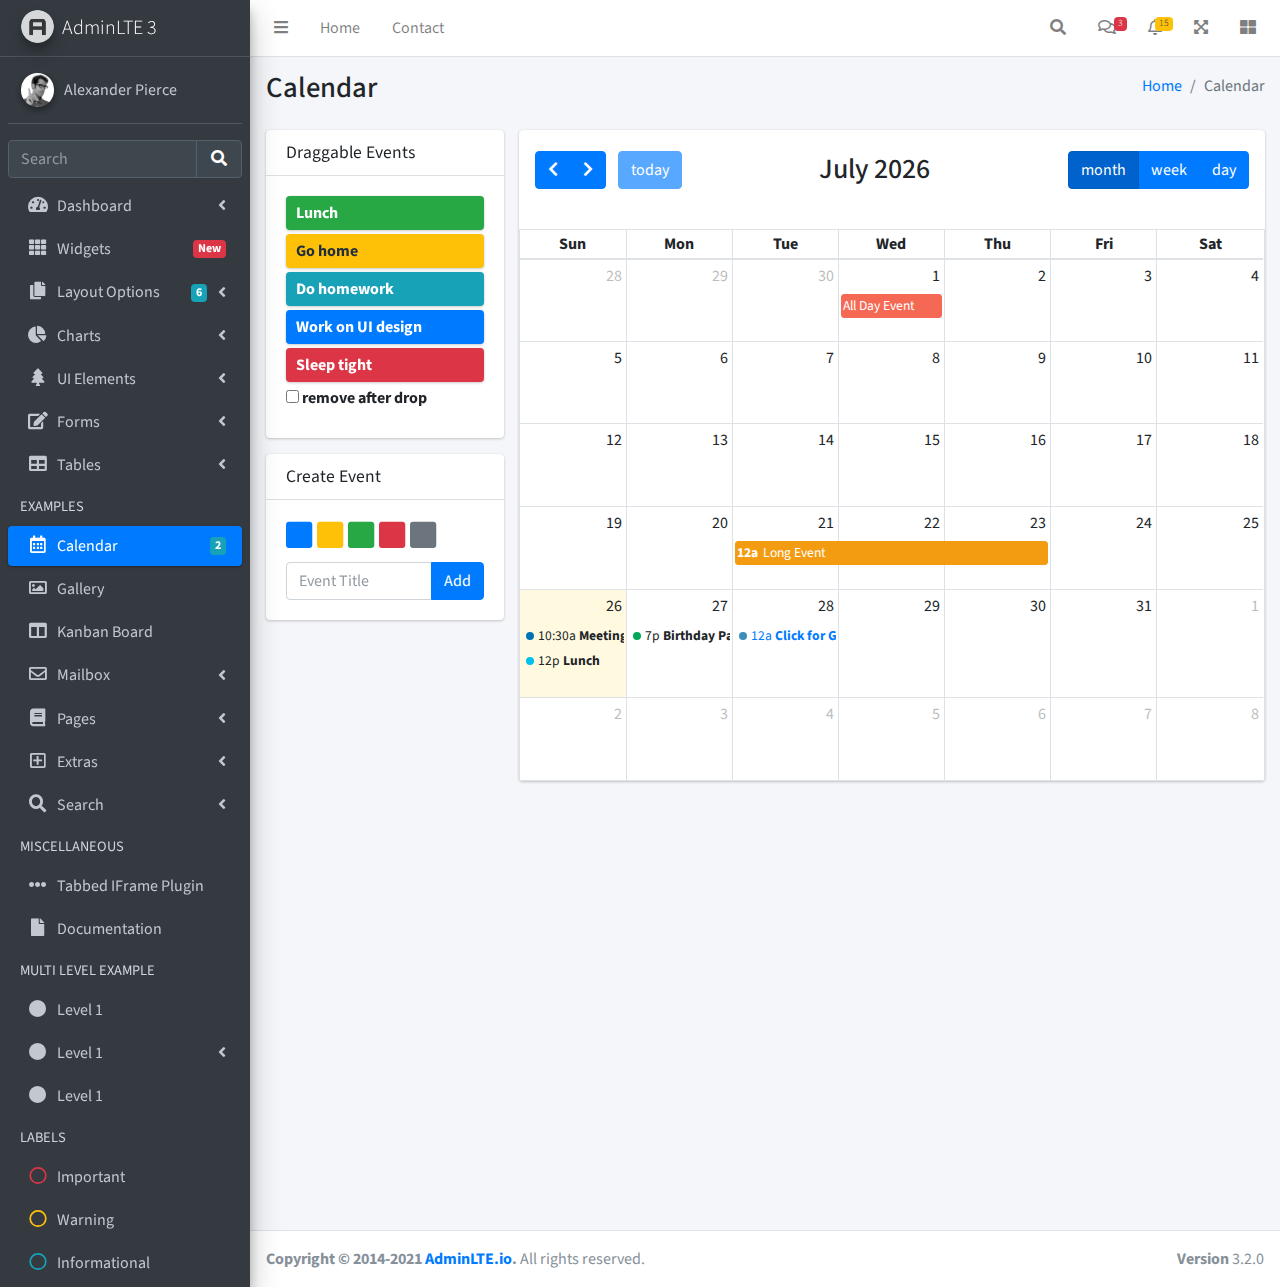
<file: public/templeates/pages/calendar.html>
<!DOCTYPE html>
<html lang="en">
<head>
  <meta charset="utf-8">
  <meta name="viewport" content="width=device-width, initial-scale=1">
  <title>AdminLTE 3 | Calendar</title>

  <!-- Google Font: Source Sans Pro -->
  <link rel="stylesheet" href="https://fonts.googleapis.com/css?family=Source+Sans+Pro:300,400,400i,700&display=fallback">
  <!-- Font Awesome -->
  <link rel="stylesheet" href="../plugins/fontawesome-free/css/all.min.css">
  <!-- fullCalendar -->
  <link rel="stylesheet" href="../plugins/fullcalendar/main.css">
  <!-- Theme style -->
  <link rel="stylesheet" href="../dist/css/adminlte.min.css">
</head>
<body class="hold-transition sidebar-mini">
<div class="wrapper">
  <!-- Navbar -->
  <nav class="main-header navbar navbar-expand navbar-white navbar-light">
    <!-- Left navbar links -->
    <ul class="navbar-nav">
      <li class="nav-item">
        <a class="nav-link" data-widget="pushmenu" href="#" role="button"><i class="fas fa-bars"></i></a>
      </li>
      <li class="nav-item d-none d-sm-inline-block">
        <a href="../index3.html" class="nav-link">Home</a>
      </li>
      <li class="nav-item d-none d-sm-inline-block">
        <a href="#" class="nav-link">Contact</a>
      </li>
    </ul>

    <!-- Right navbar links -->
    <ul class="navbar-nav ml-auto">
      <!-- Navbar Search -->
      <li class="nav-item">
        <a class="nav-link" data-widget="navbar-search" href="#" role="button">
          <i class="fas fa-search"></i>
        </a>
        <div class="navbar-search-block">
          <form class="form-inline">
            <div class="input-group input-group-sm">
              <input class="form-control form-control-navbar" type="search" placeholder="Search" aria-label="Search">
              <div class="input-group-append">
                <button class="btn btn-navbar" type="submit">
                  <i class="fas fa-search"></i>
                </button>
                <button class="btn btn-navbar" type="button" data-widget="navbar-search">
                  <i class="fas fa-times"></i>
                </button>
              </div>
            </div>
          </form>
        </div>
      </li>

      <!-- Messages Dropdown Menu -->
      <li class="nav-item dropdown">
        <a class="nav-link" data-toggle="dropdown" href="#">
          <i class="far fa-comments"></i>
          <span class="badge badge-danger navbar-badge">3</span>
        </a>
        <div class="dropdown-menu dropdown-menu-lg dropdown-menu-right">
          <a href="#" class="dropdown-item">
            <!-- Message Start -->
            <div class="media">
              <img src="../dist/img/user1-128x128.jpg" alt="User Avatar" class="img-size-50 mr-3 img-circle">
              <div class="media-body">
                <h3 class="dropdown-item-title">
                  Brad Diesel
                  <span class="float-right text-sm text-danger"><i class="fas fa-star"></i></span>
                </h3>
                <p class="text-sm">Call me whenever you can...</p>
                <p class="text-sm text-muted"><i class="far fa-clock mr-1"></i> 4 Hours Ago</p>
              </div>
            </div>
            <!-- Message End -->
          </a>
          <div class="dropdown-divider"></div>
          <a href="#" class="dropdown-item">
            <!-- Message Start -->
            <div class="media">
              <img src="../dist/img/user8-128x128.jpg" alt="User Avatar" class="img-size-50 img-circle mr-3">
              <div class="media-body">
                <h3 class="dropdown-item-title">
                  John Pierce
                  <span class="float-right text-sm text-muted"><i class="fas fa-star"></i></span>
                </h3>
                <p class="text-sm">I got your message bro</p>
                <p class="text-sm text-muted"><i class="far fa-clock mr-1"></i> 4 Hours Ago</p>
              </div>
            </div>
            <!-- Message End -->
          </a>
          <div class="dropdown-divider"></div>
          <a href="#" class="dropdown-item">
            <!-- Message Start -->
            <div class="media">
              <img src="../dist/img/user3-128x128.jpg" alt="User Avatar" class="img-size-50 img-circle mr-3">
              <div class="media-body">
                <h3 class="dropdown-item-title">
                  Nora Silvester
                  <span class="float-right text-sm text-warning"><i class="fas fa-star"></i></span>
                </h3>
                <p class="text-sm">The subject goes here</p>
                <p class="text-sm text-muted"><i class="far fa-clock mr-1"></i> 4 Hours Ago</p>
              </div>
            </div>
            <!-- Message End -->
          </a>
          <div class="dropdown-divider"></div>
          <a href="#" class="dropdown-item dropdown-footer">See All Messages</a>
        </div>
      </li>
      <!-- Notifications Dropdown Menu -->
      <li class="nav-item dropdown">
        <a class="nav-link" data-toggle="dropdown" href="#">
          <i class="far fa-bell"></i>
          <span class="badge badge-warning navbar-badge">15</span>
        </a>
        <div class="dropdown-menu dropdown-menu-lg dropdown-menu-right">
          <span class="dropdown-item dropdown-header">15 Notifications</span>
          <div class="dropdown-divider"></div>
          <a href="#" class="dropdown-item">
            <i class="fas fa-envelope mr-2"></i> 4 new messages
            <span class="float-right text-muted text-sm">3 mins</span>
          </a>
          <div class="dropdown-divider"></div>
          <a href="#" class="dropdown-item">
            <i class="fas fa-users mr-2"></i> 8 friend requests
            <span class="float-right text-muted text-sm">12 hours</span>
          </a>
          <div class="dropdown-divider"></div>
          <a href="#" class="dropdown-item">
            <i class="fas fa-file mr-2"></i> 3 new reports
            <span class="float-right text-muted text-sm">2 days</span>
          </a>
          <div class="dropdown-divider"></div>
          <a href="#" class="dropdown-item dropdown-footer">See All Notifications</a>
        </div>
      </li>
      <li class="nav-item">
        <a class="nav-link" data-widget="fullscreen" href="#" role="button">
          <i class="fas fa-expand-arrows-alt"></i>
        </a>
      </li>
      <li class="nav-item">
        <a class="nav-link" data-widget="control-sidebar" data-slide="true" href="#" role="button">
          <i class="fas fa-th-large"></i>
        </a>
      </li>
    </ul>
  </nav>
  <!-- /.navbar -->

  <!-- Main Sidebar Container -->
  <aside class="main-sidebar sidebar-dark-primary elevation-4">
    <!-- Brand Logo -->
    <a href="../index3.html" class="brand-link">
      <img src="../dist/img/AdminLTELogo.png" alt="AdminLTE Logo" class="brand-image img-circle elevation-3" style="opacity: .8">
      <span class="brand-text font-weight-light">AdminLTE 3</span>
    </a>

    <!-- Sidebar -->
    <div class="sidebar">
      <!-- Sidebar user panel (optional) -->
      <div class="user-panel mt-3 pb-3 mb-3 d-flex">
        <div class="image">
          <img src="../dist/img/user2-160x160.jpg" class="img-circle elevation-2" alt="User Image">
        </div>
        <div class="info">
          <a href="#" class="d-block">Alexander Pierce</a>
        </div>
      </div>

      <!-- SidebarSearch Form -->
      <div class="form-inline">
        <div class="input-group" data-widget="sidebar-search">
          <input class="form-control form-control-sidebar" type="search" placeholder="Search" aria-label="Search">
          <div class="input-group-append">
            <button class="btn btn-sidebar">
              <i class="fas fa-search fa-fw"></i>
            </button>
          </div>
        </div>
      </div>

      <!-- Sidebar Menu -->
      <nav class="mt-2">
        <ul class="nav nav-pills nav-sidebar flex-column" data-widget="treeview" role="menu" data-accordion="false">
          <!-- Add icons to the links using the .nav-icon class
               with font-awesome or any other icon font library -->
          <li class="nav-item">
            <a href="#" class="nav-link">
              <i class="nav-icon fas fa-tachometer-alt"></i>
              <p>
                Dashboard
                <i class="right fas fa-angle-left"></i>
              </p>
            </a>
            <ul class="nav nav-treeview">
              <li class="nav-item">
                <a href="../index.html" class="nav-link">
                  <i class="far fa-circle nav-icon"></i>
                  <p>Dashboard v1</p>
                </a>
              </li>
              <li class="nav-item">
                <a href="../index2.html" class="nav-link">
                  <i class="far fa-circle nav-icon"></i>
                  <p>Dashboard v2</p>
                </a>
              </li>
              <li class="nav-item">
                <a href="../index3.html" class="nav-link">
                  <i class="far fa-circle nav-icon"></i>
                  <p>Dashboard v3</p>
                </a>
              </li>
            </ul>
          </li>
          <li class="nav-item">
            <a href="widgets.html" class="nav-link">
              <i class="nav-icon fas fa-th"></i>
              <p>
                Widgets
                <span class="right badge badge-danger">New</span>
              </p>
            </a>
          </li>
          <li class="nav-item">
            <a href="#" class="nav-link">
              <i class="nav-icon fas fa-copy"></i>
              <p>
                Layout Options
                <i class="fas fa-angle-left right"></i>
                <span class="badge badge-info right">6</span>
              </p>
            </a>
            <ul class="nav nav-treeview">
              <li class="nav-item">
                <a href="layout/top-nav.html" class="nav-link">
                  <i class="far fa-circle nav-icon"></i>
                  <p>Top Navigation</p>
                </a>
              </li>
              <li class="nav-item">
                <a href="layout/top-nav-sidebar.html" class="nav-link">
                  <i class="far fa-circle nav-icon"></i>
                  <p>Top Navigation + Sidebar</p>
                </a>
              </li>
              <li class="nav-item">
                <a href="layout/boxed.html" class="nav-link">
                  <i class="far fa-circle nav-icon"></i>
                  <p>Boxed</p>
                </a>
              </li>
              <li class="nav-item">
                <a href="layout/fixed-sidebar.html" class="nav-link">
                  <i class="far fa-circle nav-icon"></i>
                  <p>Fixed Sidebar</p>
                </a>
              </li>
              <li class="nav-item">
                <a href="layout/fixed-sidebar-custom.html" class="nav-link">
                  <i class="far fa-circle nav-icon"></i>
                  <p>Fixed Sidebar <small>+ Custom Area</small></p>
                </a>
              </li>
              <li class="nav-item">
                <a href="layout/fixed-topnav.html" class="nav-link">
                  <i class="far fa-circle nav-icon"></i>
                  <p>Fixed Navbar</p>
                </a>
              </li>
              <li class="nav-item">
                <a href="layout/fixed-footer.html" class="nav-link">
                  <i class="far fa-circle nav-icon"></i>
                  <p>Fixed Footer</p>
                </a>
              </li>
              <li class="nav-item">
                <a href="layout/collapsed-sidebar.html" class="nav-link">
                  <i class="far fa-circle nav-icon"></i>
                  <p>Collapsed Sidebar</p>
                </a>
              </li>
            </ul>
          </li>
          <li class="nav-item">
            <a href="#" class="nav-link">
              <i class="nav-icon fas fa-chart-pie"></i>
              <p>
                Charts
                <i class="right fas fa-angle-left"></i>
              </p>
            </a>
            <ul class="nav nav-treeview">
              <li class="nav-item">
                <a href="charts/chartjs.html" class="nav-link">
                  <i class="far fa-circle nav-icon"></i>
                  <p>ChartJS</p>
                </a>
              </li>
              <li class="nav-item">
                <a href="charts/flot.html" class="nav-link">
                  <i class="far fa-circle nav-icon"></i>
                  <p>Flot</p>
                </a>
              </li>
              <li class="nav-item">
                <a href="charts/inline.html" class="nav-link">
                  <i class="far fa-circle nav-icon"></i>
                  <p>Inline</p>
                </a>
              </li>
              <li class="nav-item">
                <a href="charts/uplot.html" class="nav-link">
                  <i class="far fa-circle nav-icon"></i>
                  <p>uPlot</p>
                </a>
              </li>
            </ul>
          </li>
          <li class="nav-item">
            <a href="#" class="nav-link">
              <i class="nav-icon fas fa-tree"></i>
              <p>
                UI Elements
                <i class="fas fa-angle-left right"></i>
              </p>
            </a>
            <ul class="nav nav-treeview">
              <li class="nav-item">
                <a href="UI/general.html" class="nav-link">
                  <i class="far fa-circle nav-icon"></i>
                  <p>General</p>
                </a>
              </li>
              <li class="nav-item">
                <a href="UI/icons.html" class="nav-link">
                  <i class="far fa-circle nav-icon"></i>
                  <p>Icons</p>
                </a>
              </li>
              <li class="nav-item">
                <a href="UI/buttons.html" class="nav-link">
                  <i class="far fa-circle nav-icon"></i>
                  <p>Buttons</p>
                </a>
              </li>
              <li class="nav-item">
                <a href="UI/sliders.html" class="nav-link">
                  <i class="far fa-circle nav-icon"></i>
                  <p>Sliders</p>
                </a>
              </li>
              <li class="nav-item">
                <a href="UI/modals.html" class="nav-link">
                  <i class="far fa-circle nav-icon"></i>
                  <p>Modals & Alerts</p>
                </a>
              </li>
              <li class="nav-item">
                <a href="UI/navbar.html" class="nav-link">
                  <i class="far fa-circle nav-icon"></i>
                  <p>Navbar & Tabs</p>
                </a>
              </li>
              <li class="nav-item">
                <a href="UI/timeline.html" class="nav-link">
                  <i class="far fa-circle nav-icon"></i>
                  <p>Timeline</p>
                </a>
              </li>
              <li class="nav-item">
                <a href="UI/ribbons.html" class="nav-link">
                  <i class="far fa-circle nav-icon"></i>
                  <p>Ribbons</p>
                </a>
              </li>
            </ul>
          </li>
          <li class="nav-item">
            <a href="#" class="nav-link">
              <i class="nav-icon fas fa-edit"></i>
              <p>
                Forms
                <i class="fas fa-angle-left right"></i>
              </p>
            </a>
            <ul class="nav nav-treeview">
              <li class="nav-item">
                <a href="forms/general.html" class="nav-link">
                  <i class="far fa-circle nav-icon"></i>
                  <p>General Elements</p>
                </a>
              </li>
              <li class="nav-item">
                <a href="forms/advanced.html" class="nav-link">
                  <i class="far fa-circle nav-icon"></i>
                  <p>Advanced Elements</p>
                </a>
              </li>
              <li class="nav-item">
                <a href="forms/editors.html" class="nav-link">
                  <i class="far fa-circle nav-icon"></i>
                  <p>Editors</p>
                </a>
              </li>
              <li class="nav-item">
                <a href="forms/validation.html" class="nav-link">
                  <i class="far fa-circle nav-icon"></i>
                  <p>Validation</p>
                </a>
              </li>
            </ul>
          </li>
          <li class="nav-item">
            <a href="#" class="nav-link">
              <i class="nav-icon fas fa-table"></i>
              <p>
                Tables
                <i class="fas fa-angle-left right"></i>
              </p>
            </a>
            <ul class="nav nav-treeview">
              <li class="nav-item">
                <a href="tables/simple.html" class="nav-link">
                  <i class="far fa-circle nav-icon"></i>
                  <p>Simple Tables</p>
                </a>
              </li>
              <li class="nav-item">
                <a href="tables/data.html" class="nav-link">
                  <i class="far fa-circle nav-icon"></i>
                  <p>DataTables</p>
                </a>
              </li>
              <li class="nav-item">
                <a href="tables/jsgrid.html" class="nav-link">
                  <i class="far fa-circle nav-icon"></i>
                  <p>jsGrid</p>
                </a>
              </li>
            </ul>
          </li>
          <li class="nav-header">EXAMPLES</li>
          <li class="nav-item">
            <a href="calendar.html" class="nav-link active">
              <i class="nav-icon far fa-calendar-alt"></i>
              <p>
                Calendar
                <span class="badge badge-info right">2</span>
              </p>
            </a>
          </li>
          <li class="nav-item">
            <a href="gallery.html" class="nav-link">
              <i class="nav-icon far fa-image"></i>
              <p>
                Gallery
              </p>
            </a>
          </li>
          <li class="nav-item">
            <a href="kanban.html" class="nav-link">
              <i class="nav-icon fas fa-columns"></i>
              <p>
                Kanban Board
              </p>
            </a>
          </li>
          <li class="nav-item">
            <a href="#" class="nav-link">
              <i class="nav-icon far fa-envelope"></i>
              <p>
                Mailbox
                <i class="fas fa-angle-left right"></i>
              </p>
            </a>
            <ul class="nav nav-treeview">
              <li class="nav-item">
                <a href="mailbox/mailbox.html" class="nav-link">
                  <i class="far fa-circle nav-icon"></i>
                  <p>Inbox</p>
                </a>
              </li>
              <li class="nav-item">
                <a href="mailbox/compose.html" class="nav-link">
                  <i class="far fa-circle nav-icon"></i>
                  <p>Compose</p>
                </a>
              </li>
              <li class="nav-item">
                <a href="mailbox/read-mail.html" class="nav-link">
                  <i class="far fa-circle nav-icon"></i>
                  <p>Read</p>
                </a>
              </li>
            </ul>
          </li>
          <li class="nav-item">
            <a href="#" class="nav-link">
              <i class="nav-icon fas fa-book"></i>
              <p>
                Pages
                <i class="fas fa-angle-left right"></i>
              </p>
            </a>
            <ul class="nav nav-treeview">
              <li class="nav-item">
                <a href="examples/invoice.html" class="nav-link">
                  <i class="far fa-circle nav-icon"></i>
                  <p>Invoice</p>
                </a>
              </li>
              <li class="nav-item">
                <a href="examples/profile.html" class="nav-link">
                  <i class="far fa-circle nav-icon"></i>
                  <p>Profile</p>
                </a>
              </li>
              <li class="nav-item">
                <a href="examples/e-commerce.html" class="nav-link">
                  <i class="far fa-circle nav-icon"></i>
                  <p>E-commerce</p>
                </a>
              </li>
              <li class="nav-item">
                <a href="examples/projects.html" class="nav-link">
                  <i class="far fa-circle nav-icon"></i>
                  <p>Projects</p>
                </a>
              </li>
              <li class="nav-item">
                <a href="examples/project-add.html" class="nav-link">
                  <i class="far fa-circle nav-icon"></i>
                  <p>Project Add</p>
                </a>
              </li>
              <li class="nav-item">
                <a href="examples/project-edit.html" class="nav-link">
                  <i class="far fa-circle nav-icon"></i>
                  <p>Project Edit</p>
                </a>
              </li>
              <li class="nav-item">
                <a href="examples/project-detail.html" class="nav-link">
                  <i class="far fa-circle nav-icon"></i>
                  <p>Project Detail</p>
                </a>
              </li>
              <li class="nav-item">
                <a href="examples/contacts.html" class="nav-link">
                  <i class="far fa-circle nav-icon"></i>
                  <p>Contacts</p>
                </a>
              </li>
              <li class="nav-item">
                <a href="examples/faq.html" class="nav-link">
                  <i class="far fa-circle nav-icon"></i>
                  <p>FAQ</p>
                </a>
              </li>
              <li class="nav-item">
                <a href="examples/contact-us.html" class="nav-link">
                  <i class="far fa-circle nav-icon"></i>
                  <p>Contact us</p>
                </a>
              </li>
            </ul>
          </li>
          <li class="nav-item">
            <a href="#" class="nav-link">
              <i class="nav-icon far fa-plus-square"></i>
              <p>
                Extras
                <i class="fas fa-angle-left right"></i>
              </p>
            </a>
            <ul class="nav nav-treeview">
              <li class="nav-item">
                <a href="#" class="nav-link">
                  <i class="far fa-circle nav-icon"></i>
                  <p>
                    Login & Register v1
                    <i class="fas fa-angle-left right"></i>
                  </p>
                </a>
                <ul class="nav nav-treeview">
                  <li class="nav-item">
                    <a href="examples/login.html" class="nav-link">
                      <i class="far fa-circle nav-icon"></i>
                      <p>Login v1</p>
                    </a>
                  </li>
                  <li class="nav-item">
                    <a href="examples/register.html" class="nav-link">
                      <i class="far fa-circle nav-icon"></i>
                      <p>Register v1</p>
                    </a>
                  </li>
                  <li class="nav-item">
                    <a href="examples/forgot-password.html" class="nav-link">
                      <i class="far fa-circle nav-icon"></i>
                      <p>Forgot Password v1</p>
                    </a>
                  </li>
                  <li class="nav-item">
                    <a href="examples/recover-password.html" class="nav-link">
                      <i class="far fa-circle nav-icon"></i>
                      <p>Recover Password v1</p>
                    </a>
                  </li>
                </ul>
              </li>
              <li class="nav-item">
                <a href="#" class="nav-link">
                  <i class="far fa-circle nav-icon"></i>
                  <p>
                    Login & Register v2
                    <i class="fas fa-angle-left right"></i>
                  </p>
                </a>
                <ul class="nav nav-treeview">
                  <li class="nav-item">
                    <a href="examples/login-v2.html" class="nav-link">
                      <i class="far fa-circle nav-icon"></i>
                      <p>Login v2</p>
                    </a>
                  </li>
                  <li class="nav-item">
                    <a href="examples/register-v2.html" class="nav-link">
                      <i class="far fa-circle nav-icon"></i>
                      <p>Register v2</p>
                    </a>
                  </li>
                  <li class="nav-item">
                    <a href="examples/forgot-password-v2.html" class="nav-link">
                      <i class="far fa-circle nav-icon"></i>
                      <p>Forgot Password v2</p>
                    </a>
                  </li>
                  <li class="nav-item">
                    <a href="examples/recover-password-v2.html" class="nav-link">
                      <i class="far fa-circle nav-icon"></i>
                      <p>Recover Password v2</p>
                    </a>
                  </li>
                </ul>
              </li>
              <li class="nav-item">
                <a href="examples/lockscreen.html" class="nav-link">
                  <i class="far fa-circle nav-icon"></i>
                  <p>Lockscreen</p>
                </a>
              </li>
              <li class="nav-item">
                <a href="examples/legacy-user-menu.html" class="nav-link">
                  <i class="far fa-circle nav-icon"></i>
                  <p>Legacy User Menu</p>
                </a>
              </li>
              <li class="nav-item">
                <a href="examples/language-menu.html" class="nav-link">
                  <i class="far fa-circle nav-icon"></i>
                  <p>Language Menu</p>
                </a>
              </li>
              <li class="nav-item">
                <a href="examples/404.html" class="nav-link">
                  <i class="far fa-circle nav-icon"></i>
                  <p>Error 404</p>
                </a>
              </li>
              <li class="nav-item">
                <a href="examples/500.html" class="nav-link">
                  <i class="far fa-circle nav-icon"></i>
                  <p>Error 500</p>
                </a>
              </li>
              <li class="nav-item">
                <a href="examples/pace.html" class="nav-link">
                  <i class="far fa-circle nav-icon"></i>
                  <p>Pace</p>
                </a>
              </li>
              <li class="nav-item">
                <a href="examples/blank.html" class="nav-link">
                  <i class="far fa-circle nav-icon"></i>
                  <p>Blank Page</p>
                </a>
              </li>
              <li class="nav-item">
                <a href="../starter.html" class="nav-link">
                  <i class="far fa-circle nav-icon"></i>
                  <p>Starter Page</p>
                </a>
              </li>
            </ul>
          </li>
          <li class="nav-item">
            <a href="#" class="nav-link">
              <i class="nav-icon fas fa-search"></i>
              <p>
                Search
                <i class="fas fa-angle-left right"></i>
              </p>
            </a>
            <ul class="nav nav-treeview">
              <li class="nav-item">
                <a href="search/simple.html" class="nav-link">
                  <i class="far fa-circle nav-icon"></i>
                  <p>Simple Search</p>
                </a>
              </li>
              <li class="nav-item">
                <a href="search/enhanced.html" class="nav-link">
                  <i class="far fa-circle nav-icon"></i>
                  <p>Enhanced</p>
                </a>
              </li>
            </ul>
          </li>
          <li class="nav-header">MISCELLANEOUS</li>
          <li class="nav-item">
            <a href="../iframe.html" class="nav-link">
              <i class="nav-icon fas fa-ellipsis-h"></i>
              <p>Tabbed IFrame Plugin</p>
            </a>
          </li>
          <li class="nav-item">
            <a href="https://adminlte.io/docs/3.1/" class="nav-link">
              <i class="nav-icon fas fa-file"></i>
              <p>Documentation</p>
            </a>
          </li>
          <li class="nav-header">MULTI LEVEL EXAMPLE</li>
          <li class="nav-item">
            <a href="#" class="nav-link">
              <i class="fas fa-circle nav-icon"></i>
              <p>Level 1</p>
            </a>
          </li>
          <li class="nav-item">
            <a href="#" class="nav-link">
              <i class="nav-icon fas fa-circle"></i>
              <p>
                Level 1
                <i class="right fas fa-angle-left"></i>
              </p>
            </a>
            <ul class="nav nav-treeview">
              <li class="nav-item">
                <a href="#" class="nav-link">
                  <i class="far fa-circle nav-icon"></i>
                  <p>Level 2</p>
                </a>
              </li>
              <li class="nav-item">
                <a href="#" class="nav-link">
                  <i class="far fa-circle nav-icon"></i>
                  <p>
                    Level 2
                    <i class="right fas fa-angle-left"></i>
                  </p>
                </a>
                <ul class="nav nav-treeview">
                  <li class="nav-item">
                    <a href="#" class="nav-link">
                      <i class="far fa-dot-circle nav-icon"></i>
                      <p>Level 3</p>
                    </a>
                  </li>
                  <li class="nav-item">
                    <a href="#" class="nav-link">
                      <i class="far fa-dot-circle nav-icon"></i>
                      <p>Level 3</p>
                    </a>
                  </li>
                  <li class="nav-item">
                    <a href="#" class="nav-link">
                      <i class="far fa-dot-circle nav-icon"></i>
                      <p>Level 3</p>
                    </a>
                  </li>
                </ul>
              </li>
              <li class="nav-item">
                <a href="#" class="nav-link">
                  <i class="far fa-circle nav-icon"></i>
                  <p>Level 2</p>
                </a>
              </li>
            </ul>
          </li>
          <li class="nav-item">
            <a href="#" class="nav-link">
              <i class="fas fa-circle nav-icon"></i>
              <p>Level 1</p>
            </a>
          </li>
          <li class="nav-header">LABELS</li>
          <li class="nav-item">
            <a href="#" class="nav-link">
              <i class="nav-icon far fa-circle text-danger"></i>
              <p class="text">Important</p>
            </a>
          </li>
          <li class="nav-item">
            <a href="#" class="nav-link">
              <i class="nav-icon far fa-circle text-warning"></i>
              <p>Warning</p>
            </a>
          </li>
          <li class="nav-item">
            <a href="#" class="nav-link">
              <i class="nav-icon far fa-circle text-info"></i>
              <p>Informational</p>
            </a>
          </li>
        </ul>
      </nav>
      <!-- /.sidebar-menu -->
    </div>
    <!-- /.sidebar -->
  </aside>

  <!-- Content Wrapper. Contains page content -->
  <div class="content-wrapper">
    <!-- Content Header (Page header) -->
    <section class="content-header">
      <div class="container-fluid">
        <div class="row mb-2">
          <div class="col-sm-6">
            <h1>Calendar</h1>
          </div>
          <div class="col-sm-6">
            <ol class="breadcrumb float-sm-right">
              <li class="breadcrumb-item"><a href="#">Home</a></li>
              <li class="breadcrumb-item active">Calendar</li>
            </ol>
          </div>
        </div>
      </div><!-- /.container-fluid -->
    </section>

    <!-- Main content -->
    <section class="content">
      <div class="container-fluid">
        <div class="row">
          <div class="col-md-3">
            <div class="sticky-top mb-3">
              <div class="card">
                <div class="card-header">
                  <h4 class="card-title">Draggable Events</h4>
                </div>
                <div class="card-body">
                  <!-- the events -->
                  <div id="external-events">
                    <div class="external-event bg-success">Lunch</div>
                    <div class="external-event bg-warning">Go home</div>
                    <div class="external-event bg-info">Do homework</div>
                    <div class="external-event bg-primary">Work on UI design</div>
                    <div class="external-event bg-danger">Sleep tight</div>
                    <div class="checkbox">
                      <label for="drop-remove">
                        <input type="checkbox" id="drop-remove">
                        remove after drop
                      </label>
                    </div>
                  </div>
                </div>
                <!-- /.card-body -->
              </div>
              <!-- /.card -->
              <div class="card">
                <div class="card-header">
                  <h3 class="card-title">Create Event</h3>
                </div>
                <div class="card-body">
                  <div class="btn-group" style="width: 100%; margin-bottom: 10px;">
                    <ul class="fc-color-picker" id="color-chooser">
                      <li><a class="text-primary" href="#"><i class="fas fa-square"></i></a></li>
                      <li><a class="text-warning" href="#"><i class="fas fa-square"></i></a></li>
                      <li><a class="text-success" href="#"><i class="fas fa-square"></i></a></li>
                      <li><a class="text-danger" href="#"><i class="fas fa-square"></i></a></li>
                      <li><a class="text-muted" href="#"><i class="fas fa-square"></i></a></li>
                    </ul>
                  </div>
                  <!-- /btn-group -->
                  <div class="input-group">
                    <input id="new-event" type="text" class="form-control" placeholder="Event Title">

                    <div class="input-group-append">
                      <button id="add-new-event" type="button" class="btn btn-primary">Add</button>
                    </div>
                    <!-- /btn-group -->
                  </div>
                  <!-- /input-group -->
                </div>
              </div>
            </div>
          </div>
          <!-- /.col -->
          <div class="col-md-9">
            <div class="card card-primary">
              <div class="card-body p-0">
                <!-- THE CALENDAR -->
                <div id="calendar"></div>
              </div>
              <!-- /.card-body -->
            </div>
            <!-- /.card -->
          </div>
          <!-- /.col -->
        </div>
        <!-- /.row -->
      </div><!-- /.container-fluid -->
    </section>
    <!-- /.content -->
  </div>
  <!-- /.content-wrapper -->

  <footer class="main-footer">
    <div class="float-right d-none d-sm-block">
      <b>Version</b> 3.2.0
    </div>
    <strong>Copyright &copy; 2014-2021 <a href="https://adminlte.io">AdminLTE.io</a>.</strong> All rights reserved.
  </footer>

  <!-- Control Sidebar -->
  <aside class="control-sidebar control-sidebar-dark">
    <!-- Control sidebar content goes here -->
  </aside>
  <!-- /.control-sidebar -->
</div>
<!-- ./wrapper -->

<!-- jQuery -->
<script src="../plugins/jquery/jquery.min.js"></script>
<!-- Bootstrap -->
<script src="../plugins/bootstrap/js/bootstrap.bundle.min.js"></script>
<!-- jQuery UI -->
<script src="../plugins/jquery-ui/jquery-ui.min.js"></script>
<!-- AdminLTE App -->
<script src="../dist/js/adminlte.min.js"></script>
<!-- fullCalendar 2.2.5 -->
<script src="../plugins/moment/moment.min.js"></script>
<script src="../plugins/fullcalendar/main.js"></script>
<!-- AdminLTE for demo purposes -->
<script src="../dist/js/demo.js"></script>
<!-- Page specific script -->
<script>
  $(function () {

    /* initialize the external events
     -----------------------------------------------------------------*/
    function ini_events(ele) {
      ele.each(function () {

        // create an Event Object (https://fullcalendar.io/docs/event-object)
        // it doesn't need to have a start or end
        var eventObject = {
          title: $.trim($(this).text()) // use the element's text as the event title
        }

        // store the Event Object in the DOM element so we can get to it later
        $(this).data('eventObject', eventObject)

        // make the event draggable using jQuery UI
        $(this).draggable({
          zIndex        : 1070,
          revert        : true, // will cause the event to go back to its
          revertDuration: 0  //  original position after the drag
        })

      })
    }

    ini_events($('#external-events div.external-event'))

    /* initialize the calendar
     -----------------------------------------------------------------*/
    //Date for the calendar events (dummy data)
    var date = new Date()
    var d    = date.getDate(),
        m    = date.getMonth(),
        y    = date.getFullYear()

    var Calendar = FullCalendar.Calendar;
    var Draggable = FullCalendar.Draggable;

    var containerEl = document.getElementById('external-events');
    var checkbox = document.getElementById('drop-remove');
    var calendarEl = document.getElementById('calendar');

    // initialize the external events
    // -----------------------------------------------------------------

    new Draggable(containerEl, {
      itemSelector: '.external-event',
      eventData: function(eventEl) {
        return {
          title: eventEl.innerText,
          backgroundColor: window.getComputedStyle( eventEl ,null).getPropertyValue('background-color'),
          borderColor: window.getComputedStyle( eventEl ,null).getPropertyValue('background-color'),
          textColor: window.getComputedStyle( eventEl ,null).getPropertyValue('color'),
        };
      }
    });

    var calendar = new Calendar(calendarEl, {
      headerToolbar: {
        left  : 'prev,next today',
        center: 'title',
        right : 'dayGridMonth,timeGridWeek,timeGridDay'
      },
      themeSystem: 'bootstrap',
      //Random default events
      events: [
        {
          title          : 'All Day Event',
          start          : new Date(y, m, 1),
          backgroundColor: '#f56954', //red
          borderColor    : '#f56954', //red
          allDay         : true
        },
        {
          title          : 'Long Event',
          start          : new Date(y, m, d - 5),
          end            : new Date(y, m, d - 2),
          backgroundColor: '#f39c12', //yellow
          borderColor    : '#f39c12' //yellow
        },
        {
          title          : 'Meeting',
          start          : new Date(y, m, d, 10, 30),
          allDay         : false,
          backgroundColor: '#0073b7', //Blue
          borderColor    : '#0073b7' //Blue
        },
        {
          title          : 'Lunch',
          start          : new Date(y, m, d, 12, 0),
          end            : new Date(y, m, d, 14, 0),
          allDay         : false,
          backgroundColor: '#00c0ef', //Info (aqua)
          borderColor    : '#00c0ef' //Info (aqua)
        },
        {
          title          : 'Birthday Party',
          start          : new Date(y, m, d + 1, 19, 0),
          end            : new Date(y, m, d + 1, 22, 30),
          allDay         : false,
          backgroundColor: '#00a65a', //Success (green)
          borderColor    : '#00a65a' //Success (green)
        },
        {
          title          : 'Click for Google',
          start          : new Date(y, m, 28),
          end            : new Date(y, m, 29),
          url            : 'https://www.google.com/',
          backgroundColor: '#3c8dbc', //Primary (light-blue)
          borderColor    : '#3c8dbc' //Primary (light-blue)
        }
      ],
      editable  : true,
      droppable : true, // this allows things to be dropped onto the calendar !!!
      drop      : function(info) {
        // is the "remove after drop" checkbox checked?
        if (checkbox.checked) {
          // if so, remove the element from the "Draggable Events" list
          info.draggedEl.parentNode.removeChild(info.draggedEl);
        }
      }
    });

    calendar.render();
    // $('#calendar').fullCalendar()

    /* ADDING EVENTS */
    var currColor = '#3c8dbc' //Red by default
    // Color chooser button
    $('#color-chooser > li > a').click(function (e) {
      e.preventDefault()
      // Save color
      currColor = $(this).css('color')
      // Add color effect to button
      $('#add-new-event').css({
        'background-color': currColor,
        'border-color'    : currColor
      })
    })
    $('#add-new-event').click(function (e) {
      e.preventDefault()
      // Get value and make sure it is not null
      var val = $('#new-event').val()
      if (val.length == 0) {
        return
      }

      // Create events
      var event = $('<div />')
      event.css({
        'background-color': currColor,
        'border-color'    : currColor,
        'color'           : '#fff'
      }).addClass('external-event')
      event.text(val)
      $('#external-events').prepend(event)

      // Add draggable funtionality
      ini_events(event)

      // Remove event from text input
      $('#new-event').val('')
    })
  })
</script>
</body>
</html>
</file>
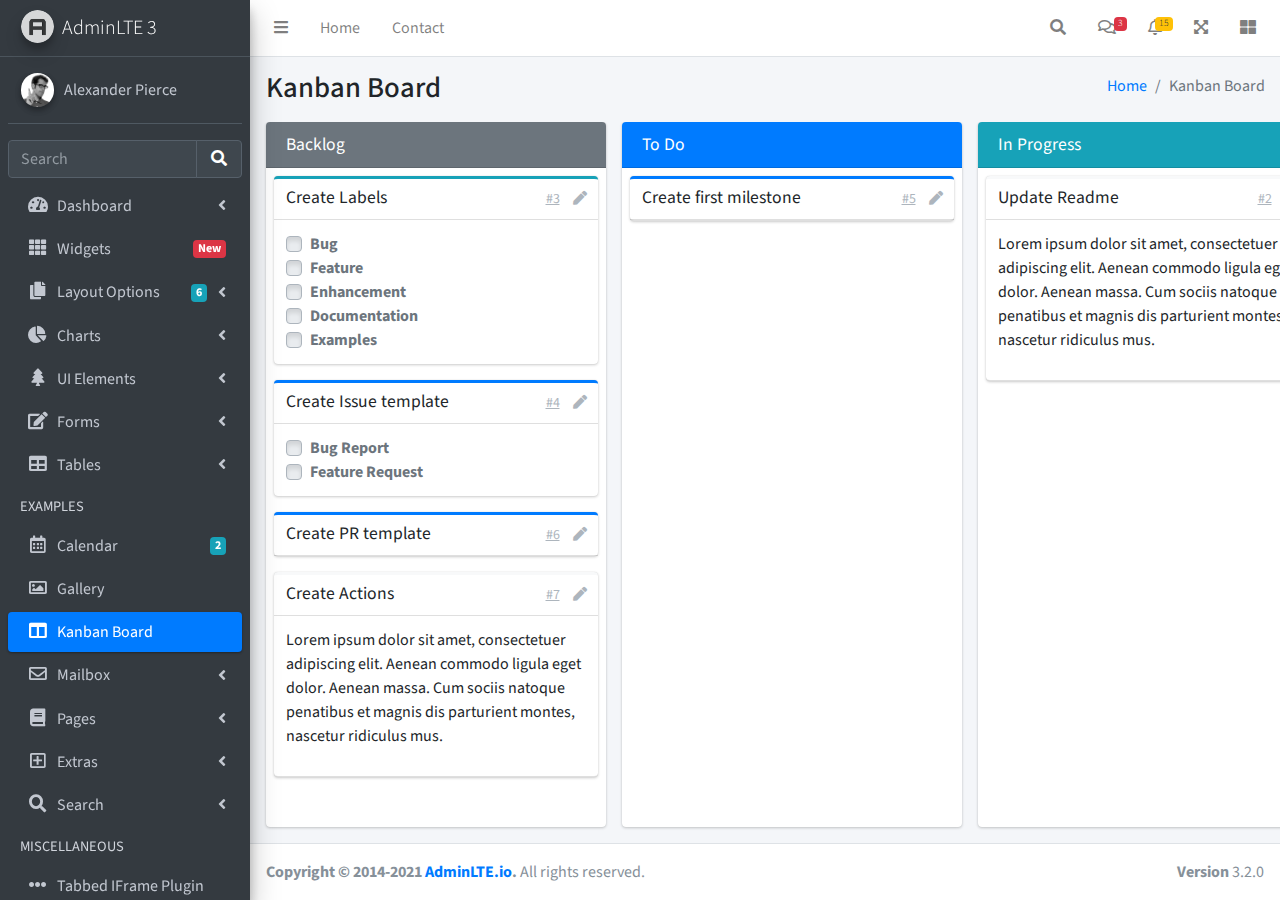
<file: public/templeates/pages/kanban.html>
<!DOCTYPE html>
<html lang="en">
<head>
  <meta charset="utf-8">
  <meta name="viewport" content="width=device-width, initial-scale=1">
  <title>AdminLTE 3 | Kanban Board</title>

  <!-- Google Font: Source Sans Pro -->
  <link rel="stylesheet" href="https://fonts.googleapis.com/css?family=Source+Sans+Pro:300,400,400i,700&display=fallback">
  <!-- Font Awesome -->
  <link rel="stylesheet" href="../plugins/fontawesome-free/css/all.min.css">
  <!-- Ekko Lightbox -->
  <link rel="stylesheet" href="../plugins/ekko-lightbox/ekko-lightbox.css">
  <!-- Theme style -->
  <link rel="stylesheet" href="../dist/css/adminlte.min.css">
  <!-- overlayScrollbars -->
  <link rel="stylesheet" href="../plugins/overlayScrollbars/css/OverlayScrollbars.min.css">
</head>
<body class="hold-transition sidebar-mini layout-fixed">
<div class="wrapper">
  <!-- Navbar -->
  <nav class="main-header navbar navbar-expand navbar-white navbar-light">
    <!-- Left navbar links -->
    <ul class="navbar-nav">
      <li class="nav-item">
        <a class="nav-link" data-widget="pushmenu" href="#" role="button"><i class="fas fa-bars"></i></a>
      </li>
      <li class="nav-item d-none d-sm-inline-block">
        <a href="../index3.html" class="nav-link">Home</a>
      </li>
      <li class="nav-item d-none d-sm-inline-block">
        <a href="#" class="nav-link">Contact</a>
      </li>
    </ul>

    <!-- Right navbar links -->
    <ul class="navbar-nav ml-auto">
      <!-- Navbar Search -->
      <li class="nav-item">
        <a class="nav-link" data-widget="navbar-search" href="#" role="button">
          <i class="fas fa-search"></i>
        </a>
        <div class="navbar-search-block">
          <form class="form-inline">
            <div class="input-group input-group-sm">
              <input class="form-control form-control-navbar" type="search" placeholder="Search" aria-label="Search">
              <div class="input-group-append">
                <button class="btn btn-navbar" type="submit">
                  <i class="fas fa-search"></i>
                </button>
                <button class="btn btn-navbar" type="button" data-widget="navbar-search">
                  <i class="fas fa-times"></i>
                </button>
              </div>
            </div>
          </form>
        </div>
      </li>

      <!-- Messages Dropdown Menu -->
      <li class="nav-item dropdown">
        <a class="nav-link" data-toggle="dropdown" href="#">
          <i class="far fa-comments"></i>
          <span class="badge badge-danger navbar-badge">3</span>
        </a>
        <div class="dropdown-menu dropdown-menu-lg dropdown-menu-right">
          <a href="#" class="dropdown-item">
            <!-- Message Start -->
            <div class="media">
              <img src="../dist/img/user1-128x128.jpg" alt="User Avatar" class="img-size-50 mr-3 img-circle">
              <div class="media-body">
                <h3 class="dropdown-item-title">
                  Brad Diesel
                  <span class="float-right text-sm text-danger"><i class="fas fa-star"></i></span>
                </h3>
                <p class="text-sm">Call me whenever you can...</p>
                <p class="text-sm text-muted"><i class="far fa-clock mr-1"></i> 4 Hours Ago</p>
              </div>
            </div>
            <!-- Message End -->
          </a>
          <div class="dropdown-divider"></div>
          <a href="#" class="dropdown-item">
            <!-- Message Start -->
            <div class="media">
              <img src="../dist/img/user8-128x128.jpg" alt="User Avatar" class="img-size-50 img-circle mr-3">
              <div class="media-body">
                <h3 class="dropdown-item-title">
                  John Pierce
                  <span class="float-right text-sm text-muted"><i class="fas fa-star"></i></span>
                </h3>
                <p class="text-sm">I got your message bro</p>
                <p class="text-sm text-muted"><i class="far fa-clock mr-1"></i> 4 Hours Ago</p>
              </div>
            </div>
            <!-- Message End -->
          </a>
          <div class="dropdown-divider"></div>
          <a href="#" class="dropdown-item">
            <!-- Message Start -->
            <div class="media">
              <img src="../dist/img/user3-128x128.jpg" alt="User Avatar" class="img-size-50 img-circle mr-3">
              <div class="media-body">
                <h3 class="dropdown-item-title">
                  Nora Silvester
                  <span class="float-right text-sm text-warning"><i class="fas fa-star"></i></span>
                </h3>
                <p class="text-sm">The subject goes here</p>
                <p class="text-sm text-muted"><i class="far fa-clock mr-1"></i> 4 Hours Ago</p>
              </div>
            </div>
            <!-- Message End -->
          </a>
          <div class="dropdown-divider"></div>
          <a href="#" class="dropdown-item dropdown-footer">See All Messages</a>
        </div>
      </li>
      <!-- Notifications Dropdown Menu -->
      <li class="nav-item dropdown">
        <a class="nav-link" data-toggle="dropdown" href="#">
          <i class="far fa-bell"></i>
          <span class="badge badge-warning navbar-badge">15</span>
        </a>
        <div class="dropdown-menu dropdown-menu-lg dropdown-menu-right">
          <span class="dropdown-item dropdown-header">15 Notifications</span>
          <div class="dropdown-divider"></div>
          <a href="#" class="dropdown-item">
            <i class="fas fa-envelope mr-2"></i> 4 new messages
            <span class="float-right text-muted text-sm">3 mins</span>
          </a>
          <div class="dropdown-divider"></div>
          <a href="#" class="dropdown-item">
            <i class="fas fa-users mr-2"></i> 8 friend requests
            <span class="float-right text-muted text-sm">12 hours</span>
          </a>
          <div class="dropdown-divider"></div>
          <a href="#" class="dropdown-item">
            <i class="fas fa-file mr-2"></i> 3 new reports
            <span class="float-right text-muted text-sm">2 days</span>
          </a>
          <div class="dropdown-divider"></div>
          <a href="#" class="dropdown-item dropdown-footer">See All Notifications</a>
        </div>
      </li>
      <li class="nav-item">
        <a class="nav-link" data-widget="fullscreen" href="#" role="button">
          <i class="fas fa-expand-arrows-alt"></i>
        </a>
      </li>
      <li class="nav-item">
        <a class="nav-link" data-widget="control-sidebar" data-slide="true" href="#" role="button">
          <i class="fas fa-th-large"></i>
        </a>
      </li>
    </ul>
  </nav>
  <!-- /.navbar -->

  <!-- Main Sidebar Container -->
  <aside class="main-sidebar sidebar-dark-primary elevation-4">
    <!-- Brand Logo -->
    <a href="../index3.html" class="brand-link">
      <img src="../dist/img/AdminLTELogo.png" alt="AdminLTE Logo" class="brand-image img-circle elevation-3" style="opacity: .8">
      <span class="brand-text font-weight-light">AdminLTE 3</span>
    </a>

    <!-- Sidebar -->
    <div class="sidebar">
      <!-- Sidebar user panel (optional) -->
      <div class="user-panel mt-3 pb-3 mb-3 d-flex">
        <div class="image">
          <img src="../dist/img/user2-160x160.jpg" class="img-circle elevation-2" alt="User Image">
        </div>
        <div class="info">
          <a href="#" class="d-block">Alexander Pierce</a>
        </div>
      </div>

      <!-- SidebarSearch Form -->
      <div class="form-inline">
        <div class="input-group" data-widget="sidebar-search">
          <input class="form-control form-control-sidebar" type="search" placeholder="Search" aria-label="Search">
          <div class="input-group-append">
            <button class="btn btn-sidebar">
              <i class="fas fa-search fa-fw"></i>
            </button>
          </div>
        </div>
      </div>

      <!-- Sidebar Menu -->
      <nav class="mt-2">
        <ul class="nav nav-pills nav-sidebar flex-column" data-widget="treeview" role="menu" data-accordion="false">
          <!-- Add icons to the links using the .nav-icon class
               with font-awesome or any other icon font library -->
          <li class="nav-item">
            <a href="#" class="nav-link">
              <i class="nav-icon fas fa-tachometer-alt"></i>
              <p>
                Dashboard
                <i class="right fas fa-angle-left"></i>
              </p>
            </a>
            <ul class="nav nav-treeview">
              <li class="nav-item">
                <a href="../index.html" class="nav-link">
                  <i class="far fa-circle nav-icon"></i>
                  <p>Dashboard v1</p>
                </a>
              </li>
              <li class="nav-item">
                <a href="../index2.html" class="nav-link">
                  <i class="far fa-circle nav-icon"></i>
                  <p>Dashboard v2</p>
                </a>
              </li>
              <li class="nav-item">
                <a href="../index3.html" class="nav-link">
                  <i class="far fa-circle nav-icon"></i>
                  <p>Dashboard v3</p>
                </a>
              </li>
            </ul>
          </li>
          <li class="nav-item">
            <a href="widgets.html" class="nav-link">
              <i class="nav-icon fas fa-th"></i>
              <p>
                Widgets
                <span class="right badge badge-danger">New</span>
              </p>
            </a>
          </li>
          <li class="nav-item">
            <a href="#" class="nav-link">
              <i class="nav-icon fas fa-copy"></i>
              <p>
                Layout Options
                <i class="fas fa-angle-left right"></i>
                <span class="badge badge-info right">6</span>
              </p>
            </a>
            <ul class="nav nav-treeview">
              <li class="nav-item">
                <a href="layout/top-nav.html" class="nav-link">
                  <i class="far fa-circle nav-icon"></i>
                  <p>Top Navigation</p>
                </a>
              </li>
              <li class="nav-item">
                <a href="layout/top-nav-sidebar.html" class="nav-link">
                  <i class="far fa-circle nav-icon"></i>
                  <p>Top Navigation + Sidebar</p>
                </a>
              </li>
              <li class="nav-item">
                <a href="layout/boxed.html" class="nav-link">
                  <i class="far fa-circle nav-icon"></i>
                  <p>Boxed</p>
                </a>
              </li>
              <li class="nav-item">
                <a href="layout/fixed-sidebar.html" class="nav-link">
                  <i class="far fa-circle nav-icon"></i>
                  <p>Fixed Sidebar</p>
                </a>
              </li>
              <li class="nav-item">
                <a href="layout/fixed-sidebar-custom.html" class="nav-link">
                  <i class="far fa-circle nav-icon"></i>
                  <p>Fixed Sidebar <small>+ Custom Area</small></p>
                </a>
              </li>
              <li class="nav-item">
                <a href="layout/fixed-topnav.html" class="nav-link">
                  <i class="far fa-circle nav-icon"></i>
                  <p>Fixed Navbar</p>
                </a>
              </li>
              <li class="nav-item">
                <a href="layout/fixed-footer.html" class="nav-link">
                  <i class="far fa-circle nav-icon"></i>
                  <p>Fixed Footer</p>
                </a>
              </li>
              <li class="nav-item">
                <a href="layout/collapsed-sidebar.html" class="nav-link">
                  <i class="far fa-circle nav-icon"></i>
                  <p>Collapsed Sidebar</p>
                </a>
              </li>
            </ul>
          </li>
          <li class="nav-item">
            <a href="#" class="nav-link">
              <i class="nav-icon fas fa-chart-pie"></i>
              <p>
                Charts
                <i class="right fas fa-angle-left"></i>
              </p>
            </a>
            <ul class="nav nav-treeview">
              <li class="nav-item">
                <a href="charts/chartjs.html" class="nav-link">
                  <i class="far fa-circle nav-icon"></i>
                  <p>ChartJS</p>
                </a>
              </li>
              <li class="nav-item">
                <a href="charts/flot.html" class="nav-link">
                  <i class="far fa-circle nav-icon"></i>
                  <p>Flot</p>
                </a>
              </li>
              <li class="nav-item">
                <a href="charts/inline.html" class="nav-link">
                  <i class="far fa-circle nav-icon"></i>
                  <p>Inline</p>
                </a>
              </li>
              <li class="nav-item">
                <a href="charts/uplot.html" class="nav-link">
                  <i class="far fa-circle nav-icon"></i>
                  <p>uPlot</p>
                </a>
              </li>
            </ul>
          </li>
          <li class="nav-item">
            <a href="#" class="nav-link">
              <i class="nav-icon fas fa-tree"></i>
              <p>
                UI Elements
                <i class="fas fa-angle-left right"></i>
              </p>
            </a>
            <ul class="nav nav-treeview">
              <li class="nav-item">
                <a href="UI/general.html" class="nav-link">
                  <i class="far fa-circle nav-icon"></i>
                  <p>General</p>
                </a>
              </li>
              <li class="nav-item">
                <a href="UI/icons.html" class="nav-link">
                  <i class="far fa-circle nav-icon"></i>
                  <p>Icons</p>
                </a>
              </li>
              <li class="nav-item">
                <a href="UI/buttons.html" class="nav-link">
                  <i class="far fa-circle nav-icon"></i>
                  <p>Buttons</p>
                </a>
              </li>
              <li class="nav-item">
                <a href="UI/sliders.html" class="nav-link">
                  <i class="far fa-circle nav-icon"></i>
                  <p>Sliders</p>
                </a>
              </li>
              <li class="nav-item">
                <a href="UI/modals.html" class="nav-link">
                  <i class="far fa-circle nav-icon"></i>
                  <p>Modals & Alerts</p>
                </a>
              </li>
              <li class="nav-item">
                <a href="UI/navbar.html" class="nav-link">
                  <i class="far fa-circle nav-icon"></i>
                  <p>Navbar & Tabs</p>
                </a>
              </li>
              <li class="nav-item">
                <a href="UI/timeline.html" class="nav-link">
                  <i class="far fa-circle nav-icon"></i>
                  <p>Timeline</p>
                </a>
              </li>
              <li class="nav-item">
                <a href="UI/ribbons.html" class="nav-link">
                  <i class="far fa-circle nav-icon"></i>
                  <p>Ribbons</p>
                </a>
              </li>
            </ul>
          </li>
          <li class="nav-item">
            <a href="#" class="nav-link">
              <i class="nav-icon fas fa-edit"></i>
              <p>
                Forms
                <i class="fas fa-angle-left right"></i>
              </p>
            </a>
            <ul class="nav nav-treeview">
              <li class="nav-item">
                <a href="forms/general.html" class="nav-link">
                  <i class="far fa-circle nav-icon"></i>
                  <p>General Elements</p>
                </a>
              </li>
              <li class="nav-item">
                <a href="forms/advanced.html" class="nav-link">
                  <i class="far fa-circle nav-icon"></i>
                  <p>Advanced Elements</p>
                </a>
              </li>
              <li class="nav-item">
                <a href="forms/editors.html" class="nav-link">
                  <i class="far fa-circle nav-icon"></i>
                  <p>Editors</p>
                </a>
              </li>
              <li class="nav-item">
                <a href="forms/validation.html" class="nav-link">
                  <i class="far fa-circle nav-icon"></i>
                  <p>Validation</p>
                </a>
              </li>
            </ul>
          </li>
          <li class="nav-item">
            <a href="#" class="nav-link">
              <i class="nav-icon fas fa-table"></i>
              <p>
                Tables
                <i class="fas fa-angle-left right"></i>
              </p>
            </a>
            <ul class="nav nav-treeview">
              <li class="nav-item">
                <a href="tables/simple.html" class="nav-link">
                  <i class="far fa-circle nav-icon"></i>
                  <p>Simple Tables</p>
                </a>
              </li>
              <li class="nav-item">
                <a href="tables/data.html" class="nav-link">
                  <i class="far fa-circle nav-icon"></i>
                  <p>DataTables</p>
                </a>
              </li>
              <li class="nav-item">
                <a href="tables/jsgrid.html" class="nav-link">
                  <i class="far fa-circle nav-icon"></i>
                  <p>jsGrid</p>
                </a>
              </li>
            </ul>
          </li>
          <li class="nav-header">EXAMPLES</li>
          <li class="nav-item">
            <a href="calendar.html" class="nav-link">
              <i class="nav-icon far fa-calendar-alt"></i>
              <p>
                Calendar
                <span class="badge badge-info right">2</span>
              </p>
            </a>
          </li>
          <li class="nav-item">
            <a href="gallery.html" class="nav-link">
              <i class="nav-icon far fa-image"></i>
              <p>
                Gallery
              </p>
            </a>
          </li>
          <li class="nav-item">
            <a href="kanban.html" class="nav-link active">
              <i class="nav-icon fas fa-columns"></i>
              <p>
                Kanban Board
              </p>
            </a>
          </li>
          <li class="nav-item">
            <a href="#" class="nav-link">
              <i class="nav-icon far fa-envelope"></i>
              <p>
                Mailbox
                <i class="fas fa-angle-left right"></i>
              </p>
            </a>
            <ul class="nav nav-treeview">
              <li class="nav-item">
                <a href="mailbox/mailbox.html" class="nav-link">
                  <i class="far fa-circle nav-icon"></i>
                  <p>Inbox</p>
                </a>
              </li>
              <li class="nav-item">
                <a href="mailbox/compose.html" class="nav-link">
                  <i class="far fa-circle nav-icon"></i>
                  <p>Compose</p>
                </a>
              </li>
              <li class="nav-item">
                <a href="mailbox/read-mail.html" class="nav-link">
                  <i class="far fa-circle nav-icon"></i>
                  <p>Read</p>
                </a>
              </li>
            </ul>
          </li>
          <li class="nav-item">
            <a href="#" class="nav-link">
              <i class="nav-icon fas fa-book"></i>
              <p>
                Pages
                <i class="fas fa-angle-left right"></i>
              </p>
            </a>
            <ul class="nav nav-treeview">
              <li class="nav-item">
                <a href="examples/invoice.html" class="nav-link">
                  <i class="far fa-circle nav-icon"></i>
                  <p>Invoice</p>
                </a>
              </li>
              <li class="nav-item">
                <a href="examples/profile.html" class="nav-link">
                  <i class="far fa-circle nav-icon"></i>
                  <p>Profile</p>
                </a>
              </li>
              <li class="nav-item">
                <a href="examples/e-commerce.html" class="nav-link">
                  <i class="far fa-circle nav-icon"></i>
                  <p>E-commerce</p>
                </a>
              </li>
              <li class="nav-item">
                <a href="examples/projects.html" class="nav-link">
                  <i class="far fa-circle nav-icon"></i>
                  <p>Projects</p>
                </a>
              </li>
              <li class="nav-item">
                <a href="examples/project-add.html" class="nav-link">
                  <i class="far fa-circle nav-icon"></i>
                  <p>Project Add</p>
                </a>
              </li>
              <li class="nav-item">
                <a href="examples/project-edit.html" class="nav-link">
                  <i class="far fa-circle nav-icon"></i>
                  <p>Project Edit</p>
                </a>
              </li>
              <li class="nav-item">
                <a href="examples/project-detail.html" class="nav-link">
                  <i class="far fa-circle nav-icon"></i>
                  <p>Project Detail</p>
                </a>
              </li>
              <li class="nav-item">
                <a href="examples/contacts.html" class="nav-link">
                  <i class="far fa-circle nav-icon"></i>
                  <p>Contacts</p>
                </a>
              </li>
              <li class="nav-item">
                <a href="examples/faq.html" class="nav-link">
                  <i class="far fa-circle nav-icon"></i>
                  <p>FAQ</p>
                </a>
              </li>
              <li class="nav-item">
                <a href="examples/contact-us.html" class="nav-link">
                  <i class="far fa-circle nav-icon"></i>
                  <p>Contact us</p>
                </a>
              </li>
            </ul>
          </li>
          <li class="nav-item">
            <a href="#" class="nav-link">
              <i class="nav-icon far fa-plus-square"></i>
              <p>
                Extras
                <i class="fas fa-angle-left right"></i>
              </p>
            </a>
            <ul class="nav nav-treeview">
              <li class="nav-item">
                <a href="#" class="nav-link">
                  <i class="far fa-circle nav-icon"></i>
                  <p>
                    Login & Register v1
                    <i class="fas fa-angle-left right"></i>
                  </p>
                </a>
                <ul class="nav nav-treeview">
                  <li class="nav-item">
                    <a href="examples/login.html" class="nav-link">
                      <i class="far fa-circle nav-icon"></i>
                      <p>Login v1</p>
                    </a>
                  </li>
                  <li class="nav-item">
                    <a href="examples/register.html" class="nav-link">
                      <i class="far fa-circle nav-icon"></i>
                      <p>Register v1</p>
                    </a>
                  </li>
                  <li class="nav-item">
                    <a href="examples/forgot-password.html" class="nav-link">
                      <i class="far fa-circle nav-icon"></i>
                      <p>Forgot Password v1</p>
                    </a>
                  </li>
                  <li class="nav-item">
                    <a href="examples/recover-password.html" class="nav-link">
                      <i class="far fa-circle nav-icon"></i>
                      <p>Recover Password v1</p>
                    </a>
                  </li>
                </ul>
              </li>
              <li class="nav-item">
                <a href="#" class="nav-link">
                  <i class="far fa-circle nav-icon"></i>
                  <p>
                    Login & Register v2
                    <i class="fas fa-angle-left right"></i>
                  </p>
                </a>
                <ul class="nav nav-treeview">
                  <li class="nav-item">
                    <a href="examples/login-v2.html" class="nav-link">
                      <i class="far fa-circle nav-icon"></i>
                      <p>Login v2</p>
                    </a>
                  </li>
                  <li class="nav-item">
                    <a href="examples/register-v2.html" class="nav-link">
                      <i class="far fa-circle nav-icon"></i>
                      <p>Register v2</p>
                    </a>
                  </li>
                  <li class="nav-item">
                    <a href="examples/forgot-password-v2.html" class="nav-link">
                      <i class="far fa-circle nav-icon"></i>
                      <p>Forgot Password v2</p>
                    </a>
                  </li>
                  <li class="nav-item">
                    <a href="examples/recover-password-v2.html" class="nav-link">
                      <i class="far fa-circle nav-icon"></i>
                      <p>Recover Password v2</p>
                    </a>
                  </li>
                </ul>
              </li>
              <li class="nav-item">
                <a href="examples/lockscreen.html" class="nav-link">
                  <i class="far fa-circle nav-icon"></i>
                  <p>Lockscreen</p>
                </a>
              </li>
              <li class="nav-item">
                <a href="examples/legacy-user-menu.html" class="nav-link">
                  <i class="far fa-circle nav-icon"></i>
                  <p>Legacy User Menu</p>
                </a>
              </li>
              <li class="nav-item">
                <a href="examples/language-menu.html" class="nav-link">
                  <i class="far fa-circle nav-icon"></i>
                  <p>Language Menu</p>
                </a>
              </li>
              <li class="nav-item">
                <a href="examples/404.html" class="nav-link">
                  <i class="far fa-circle nav-icon"></i>
                  <p>Error 404</p>
                </a>
              </li>
              <li class="nav-item">
                <a href="examples/500.html" class="nav-link">
                  <i class="far fa-circle nav-icon"></i>
                  <p>Error 500</p>
                </a>
              </li>
              <li class="nav-item">
                <a href="examples/pace.html" class="nav-link">
                  <i class="far fa-circle nav-icon"></i>
                  <p>Pace</p>
                </a>
              </li>
              <li class="nav-item">
                <a href="examples/blank.html" class="nav-link">
                  <i class="far fa-circle nav-icon"></i>
                  <p>Blank Page</p>
                </a>
              </li>
              <li class="nav-item">
                <a href="../starter.html" class="nav-link">
                  <i class="far fa-circle nav-icon"></i>
                  <p>Starter Page</p>
                </a>
              </li>
            </ul>
          </li>
          <li class="nav-item">
            <a href="#" class="nav-link">
              <i class="nav-icon fas fa-search"></i>
              <p>
                Search
                <i class="fas fa-angle-left right"></i>
              </p>
            </a>
            <ul class="nav nav-treeview">
              <li class="nav-item">
                <a href="search/simple.html" class="nav-link">
                  <i class="far fa-circle nav-icon"></i>
                  <p>Simple Search</p>
                </a>
              </li>
              <li class="nav-item">
                <a href="search/enhanced.html" class="nav-link">
                  <i class="far fa-circle nav-icon"></i>
                  <p>Enhanced</p>
                </a>
              </li>
            </ul>
          </li>
          <li class="nav-header">MISCELLANEOUS</li>
          <li class="nav-item">
            <a href="../iframe.html" class="nav-link">
              <i class="nav-icon fas fa-ellipsis-h"></i>
              <p>Tabbed IFrame Plugin</p>
            </a>
          </li>
          <li class="nav-item">
            <a href="https://adminlte.io/docs/3.1/" class="nav-link">
              <i class="nav-icon fas fa-file"></i>
              <p>Documentation</p>
            </a>
          </li>
          <li class="nav-header">MULTI LEVEL EXAMPLE</li>
          <li class="nav-item">
            <a href="#" class="nav-link">
              <i class="fas fa-circle nav-icon"></i>
              <p>Level 1</p>
            </a>
          </li>
          <li class="nav-item">
            <a href="#" class="nav-link">
              <i class="nav-icon fas fa-circle"></i>
              <p>
                Level 1
                <i class="right fas fa-angle-left"></i>
              </p>
            </a>
            <ul class="nav nav-treeview">
              <li class="nav-item">
                <a href="#" class="nav-link">
                  <i class="far fa-circle nav-icon"></i>
                  <p>Level 2</p>
                </a>
              </li>
              <li class="nav-item">
                <a href="#" class="nav-link">
                  <i class="far fa-circle nav-icon"></i>
                  <p>
                    Level 2
                    <i class="right fas fa-angle-left"></i>
                  </p>
                </a>
                <ul class="nav nav-treeview">
                  <li class="nav-item">
                    <a href="#" class="nav-link">
                      <i class="far fa-dot-circle nav-icon"></i>
                      <p>Level 3</p>
                    </a>
                  </li>
                  <li class="nav-item">
                    <a href="#" class="nav-link">
                      <i class="far fa-dot-circle nav-icon"></i>
                      <p>Level 3</p>
                    </a>
                  </li>
                  <li class="nav-item">
                    <a href="#" class="nav-link">
                      <i class="far fa-dot-circle nav-icon"></i>
                      <p>Level 3</p>
                    </a>
                  </li>
                </ul>
              </li>
              <li class="nav-item">
                <a href="#" class="nav-link">
                  <i class="far fa-circle nav-icon"></i>
                  <p>Level 2</p>
                </a>
              </li>
            </ul>
          </li>
          <li class="nav-item">
            <a href="#" class="nav-link">
              <i class="fas fa-circle nav-icon"></i>
              <p>Level 1</p>
            </a>
          </li>
          <li class="nav-header">LABELS</li>
          <li class="nav-item">
            <a href="#" class="nav-link">
              <i class="nav-icon far fa-circle text-danger"></i>
              <p class="text">Important</p>
            </a>
          </li>
          <li class="nav-item">
            <a href="#" class="nav-link">
              <i class="nav-icon far fa-circle text-warning"></i>
              <p>Warning</p>
            </a>
          </li>
          <li class="nav-item">
            <a href="#" class="nav-link">
              <i class="nav-icon far fa-circle text-info"></i>
              <p>Informational</p>
            </a>
          </li>
        </ul>
      </nav>
      <!-- /.sidebar-menu -->
    </div>
    <!-- /.sidebar -->
  </aside>

  <!-- Content Wrapper. Contains page content -->
  <div class="content-wrapper kanban">
    <section class="content-header">
      <div class="container-fluid">
        <div class="row">
          <div class="col-sm-6">
            <h1>Kanban Board</h1>
          </div>
          <div class="col-sm-6 d-none d-sm-block">
            <ol class="breadcrumb float-sm-right">
              <li class="breadcrumb-item"><a href="#">Home</a></li>
              <li class="breadcrumb-item active">Kanban Board</li>
            </ol>
          </div>
        </div>
      </div>
    </section>

    <section class="content pb-3">
      <div class="container-fluid h-100">
        <div class="card card-row card-secondary">
          <div class="card-header">
            <h3 class="card-title">
              Backlog
            </h3>
          </div>
          <div class="card-body">
            <div class="card card-info card-outline">
              <div class="card-header">
                <h5 class="card-title">Create Labels</h5>
                <div class="card-tools">
                  <a href="#" class="btn btn-tool btn-link">#3</a>
                  <a href="#" class="btn btn-tool">
                    <i class="fas fa-pen"></i>
                  </a>
                </div>
              </div>
              <div class="card-body">
                <div class="custom-control custom-checkbox">
                  <input class="custom-control-input" type="checkbox" id="customCheckbox1" disabled>
                  <label for="customCheckbox1" class="custom-control-label">Bug</label>
                </div>
                <div class="custom-control custom-checkbox">
                  <input class="custom-control-input" type="checkbox" id="customCheckbox2" disabled>
                  <label for="customCheckbox2" class="custom-control-label">Feature</label>
                </div>
                <div class="custom-control custom-checkbox">
                  <input class="custom-control-input" type="checkbox" id="customCheckbox3" disabled>
                  <label for="customCheckbox3" class="custom-control-label">Enhancement</label>
                </div>
                <div class="custom-control custom-checkbox">
                  <input class="custom-control-input" type="checkbox" id="customCheckbox4" disabled>
                  <label for="customCheckbox4" class="custom-control-label">Documentation</label>
                </div>
                <div class="custom-control custom-checkbox">
                  <input class="custom-control-input" type="checkbox" id="customCheckbox5" disabled>
                  <label for="customCheckbox5" class="custom-control-label">Examples</label>
                </div>
              </div>
            </div>
            <div class="card card-primary card-outline">
              <div class="card-header">
                <h5 class="card-title">Create Issue template</h5>
                <div class="card-tools">
                  <a href="#" class="btn btn-tool btn-link">#4</a>
                  <a href="#" class="btn btn-tool">
                    <i class="fas fa-pen"></i>
                  </a>
                </div>
              </div>
              <div class="card-body">
                <div class="custom-control custom-checkbox">
                  <input class="custom-control-input" type="checkbox" id="customCheckbox1_1" disabled>
                  <label for="customCheckbox1_1" class="custom-control-label">Bug Report</label>
                </div>
                <div class="custom-control custom-checkbox">
                  <input class="custom-control-input" type="checkbox" id="customCheckbox1_2" disabled>
                  <label for="customCheckbox1_2" class="custom-control-label">Feature Request</label>
                </div>
              </div>
            </div>
            <div class="card card-primary card-outline">
              <div class="card-header">
                <h5 class="card-title">Create PR template</h5>
                <div class="card-tools">
                  <a href="#" class="btn btn-tool btn-link">#6</a>
                  <a href="#" class="btn btn-tool">
                    <i class="fas fa-pen"></i>
                  </a>
                </div>
              </div>
            </div>
            <div class="card card-light card-outline">
              <div class="card-header">
                <h5 class="card-title">Create Actions</h5>
                <div class="card-tools">
                  <a href="#" class="btn btn-tool btn-link">#7</a>
                  <a href="#" class="btn btn-tool">
                    <i class="fas fa-pen"></i>
                  </a>
                </div>

              </div>
              <div class="card-body">
                <p>
                  Lorem ipsum dolor sit amet, consectetuer adipiscing elit.
                  Aenean commodo ligula eget dolor. Aenean massa.
                  Cum sociis natoque penatibus et magnis dis parturient montes,
                  nascetur ridiculus mus.
                </p>
              </div>
            </div>
          </div>
        </div>
        <div class="card card-row card-primary">
          <div class="card-header">
            <h3 class="card-title">
              To Do
            </h3>
          </div>
          <div class="card-body">
            <div class="card card-primary card-outline">
              <div class="card-header">
                <h5 class="card-title">Create first milestone</h5>
                <div class="card-tools">
                  <a href="#" class="btn btn-tool btn-link">#5</a>
                  <a href="#" class="btn btn-tool">
                    <i class="fas fa-pen"></i>
                  </a>
                </div>
              </div>
            </div>
          </div>
        </div>
        <div class="card card-row card-default">
          <div class="card-header bg-info">
            <h3 class="card-title">
              In Progress
            </h3>
          </div>
          <div class="card-body">
            <div class="card card-light card-outline">
              <div class="card-header">
                <h5 class="card-title">Update Readme</h5>
                <div class="card-tools">
                  <a href="#" class="btn btn-tool btn-link">#2</a>
                  <a href="#" class="btn btn-tool">
                    <i class="fas fa-pen"></i>
                  </a>
                </div>
              </div>
              <div class="card-body">
                <p>
                  Lorem ipsum dolor sit amet, consectetuer adipiscing elit.
                  Aenean commodo ligula eget dolor. Aenean massa.
                  Cum sociis natoque penatibus et magnis dis parturient montes,
                  nascetur ridiculus mus.
                </p>
              </div>
            </div>
          </div>
        </div>
        <div class="card card-row card-success">
          <div class="card-header">
            <h3 class="card-title">
              Done
            </h3>
          </div>
          <div class="card-body">
            <div class="card card-primary card-outline">
              <div class="card-header">
                <h5 class="card-title">Create repo</h5>
                <div class="card-tools">
                  <a href="#" class="btn btn-tool btn-link">#1</a>
                  <a href="#" class="btn btn-tool">
                    <i class="fas fa-pen"></i>
                  </a>
                </div>
              </div>
            </div>
          </div>
        </div>
      </div>
    </section>
  </div>

  <footer class="main-footer">
    <div class="float-right d-none d-sm-block">
      <b>Version</b> 3.2.0
    </div>
    <strong>Copyright &copy; 2014-2021 <a href="https://adminlte.io">AdminLTE.io</a>.</strong> All rights reserved.
  </footer>

  <!-- Control Sidebar -->
  <aside class="control-sidebar control-sidebar-dark">
    <!-- Control sidebar content goes here -->
  </aside>
  <!-- /.control-sidebar -->
</div>
<!-- ./wrapper -->

<!-- jQuery -->
<script src="../plugins/jquery/jquery.min.js"></script>
<!-- Bootstrap -->
<script src="../plugins/bootstrap/js/bootstrap.bundle.min.js"></script>
<!-- Ekko Lightbox -->
<script src="../plugins/ekko-lightbox/ekko-lightbox.min.js"></script>
<!-- overlayScrollbars -->
<script src="../plugins/overlayScrollbars/js/jquery.overlayScrollbars.min.js"></script>
<!-- AdminLTE App -->
<script src="../dist/js/adminlte.min.js"></script>
<!-- Filterizr-->
<script src="../plugins/filterizr/jquery.filterizr.min.js"></script>
<!-- AdminLTE for demo purposes -->
<script src="../dist/js/demo.js"></script>
<!-- Page specific script -->
<script>
  $(function () {

  })
</script>
</body>
</html>
</file>
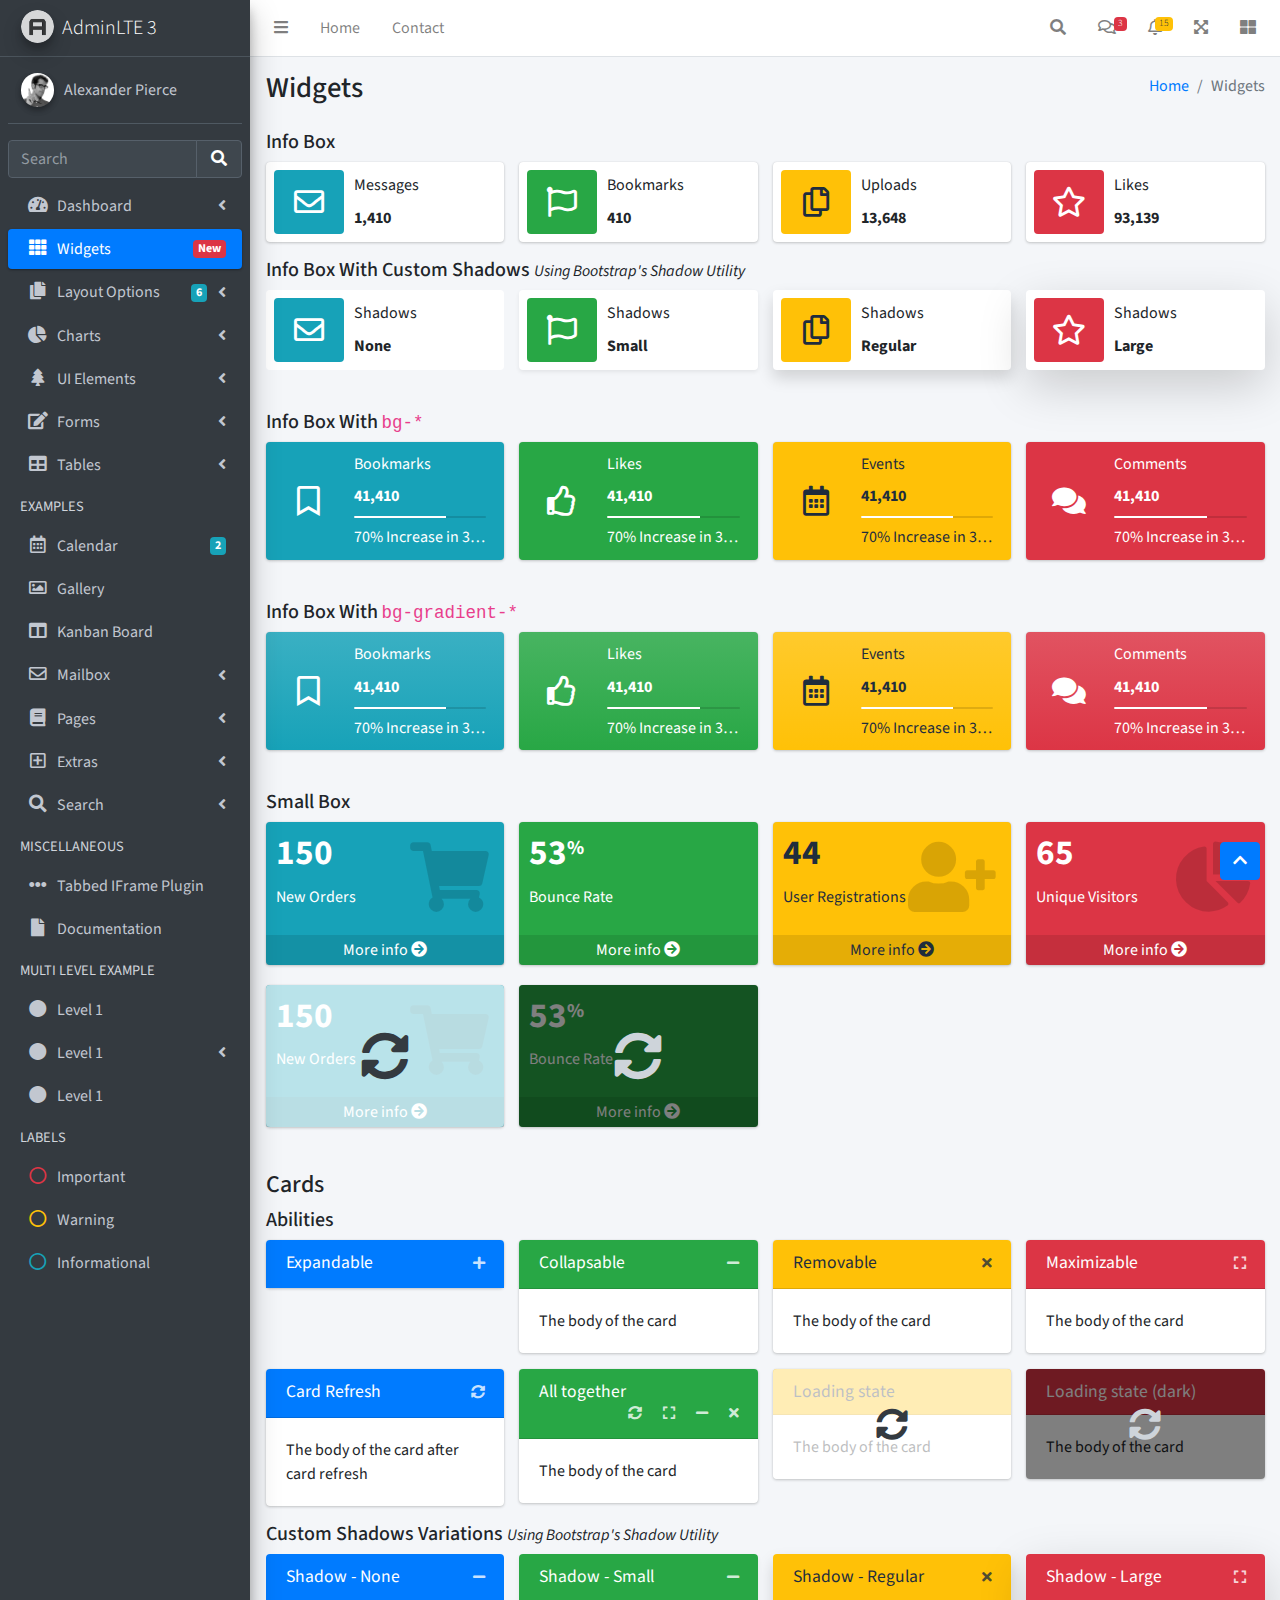
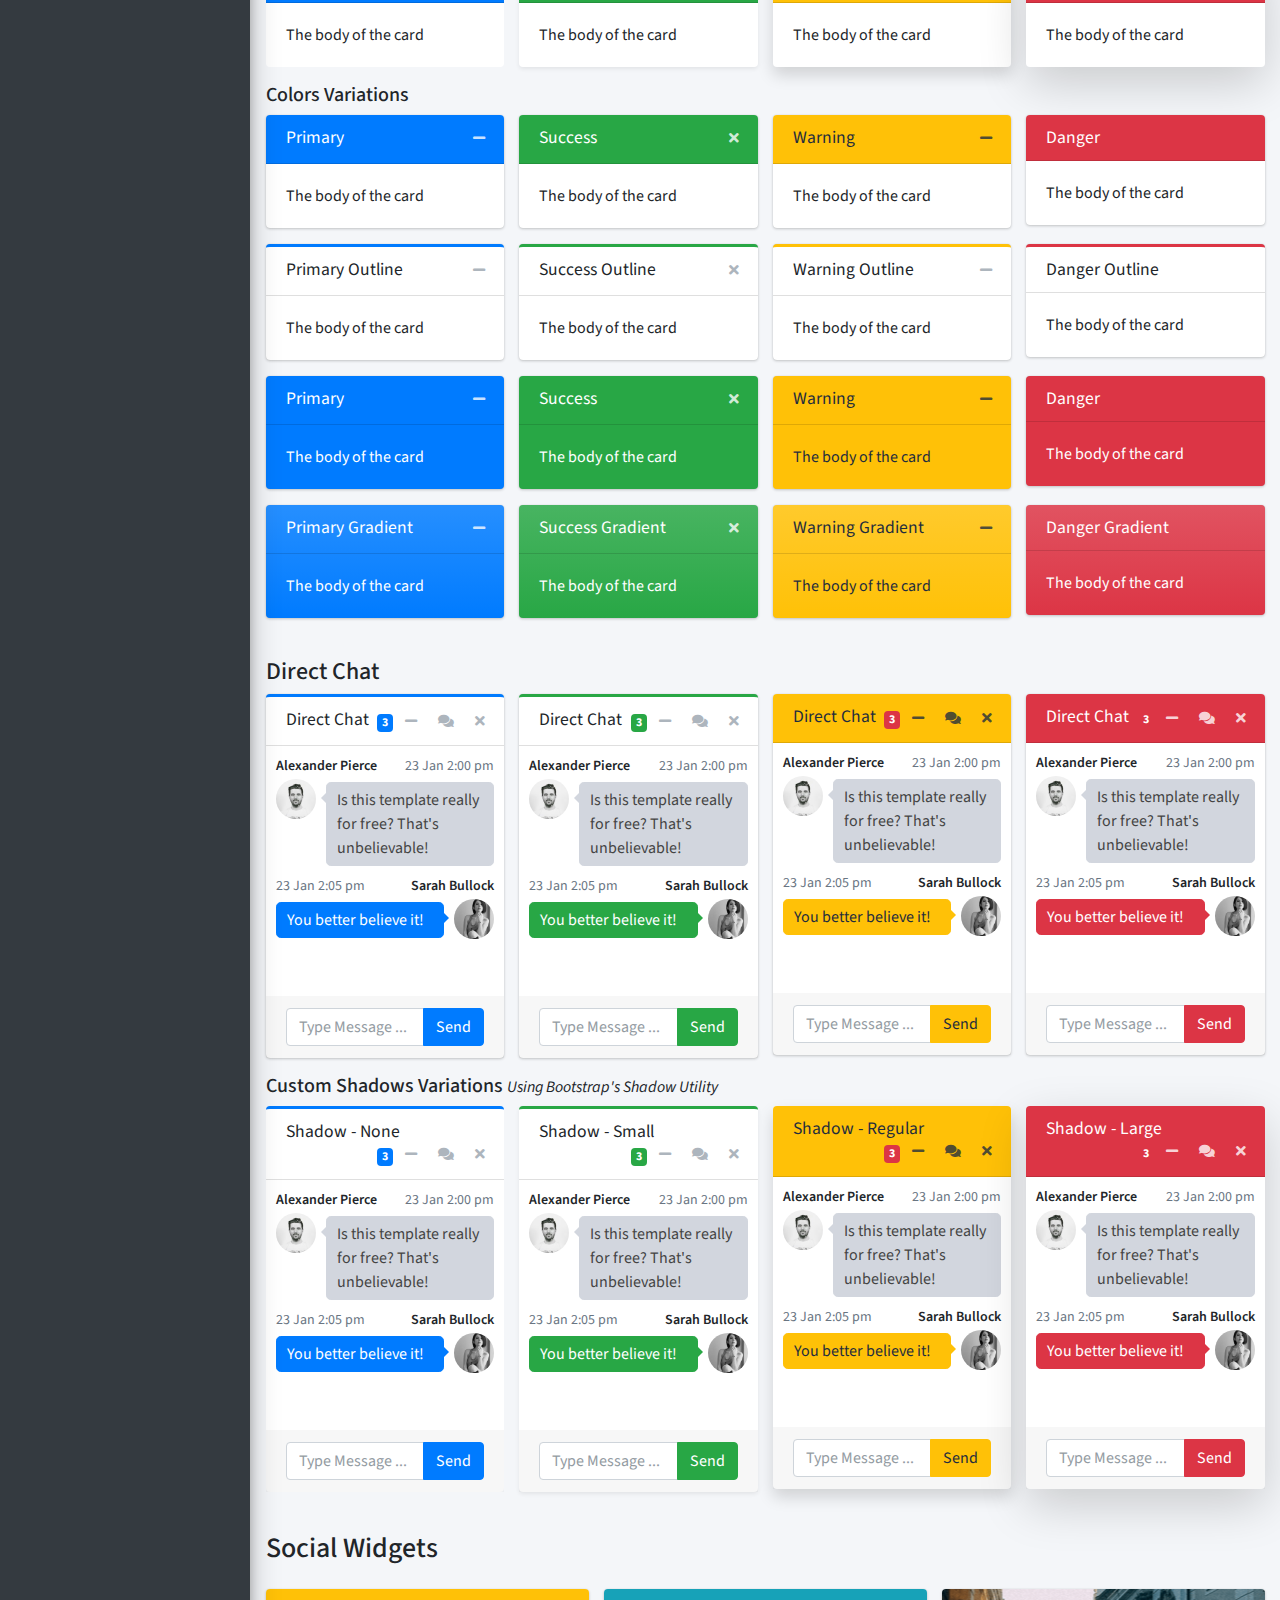
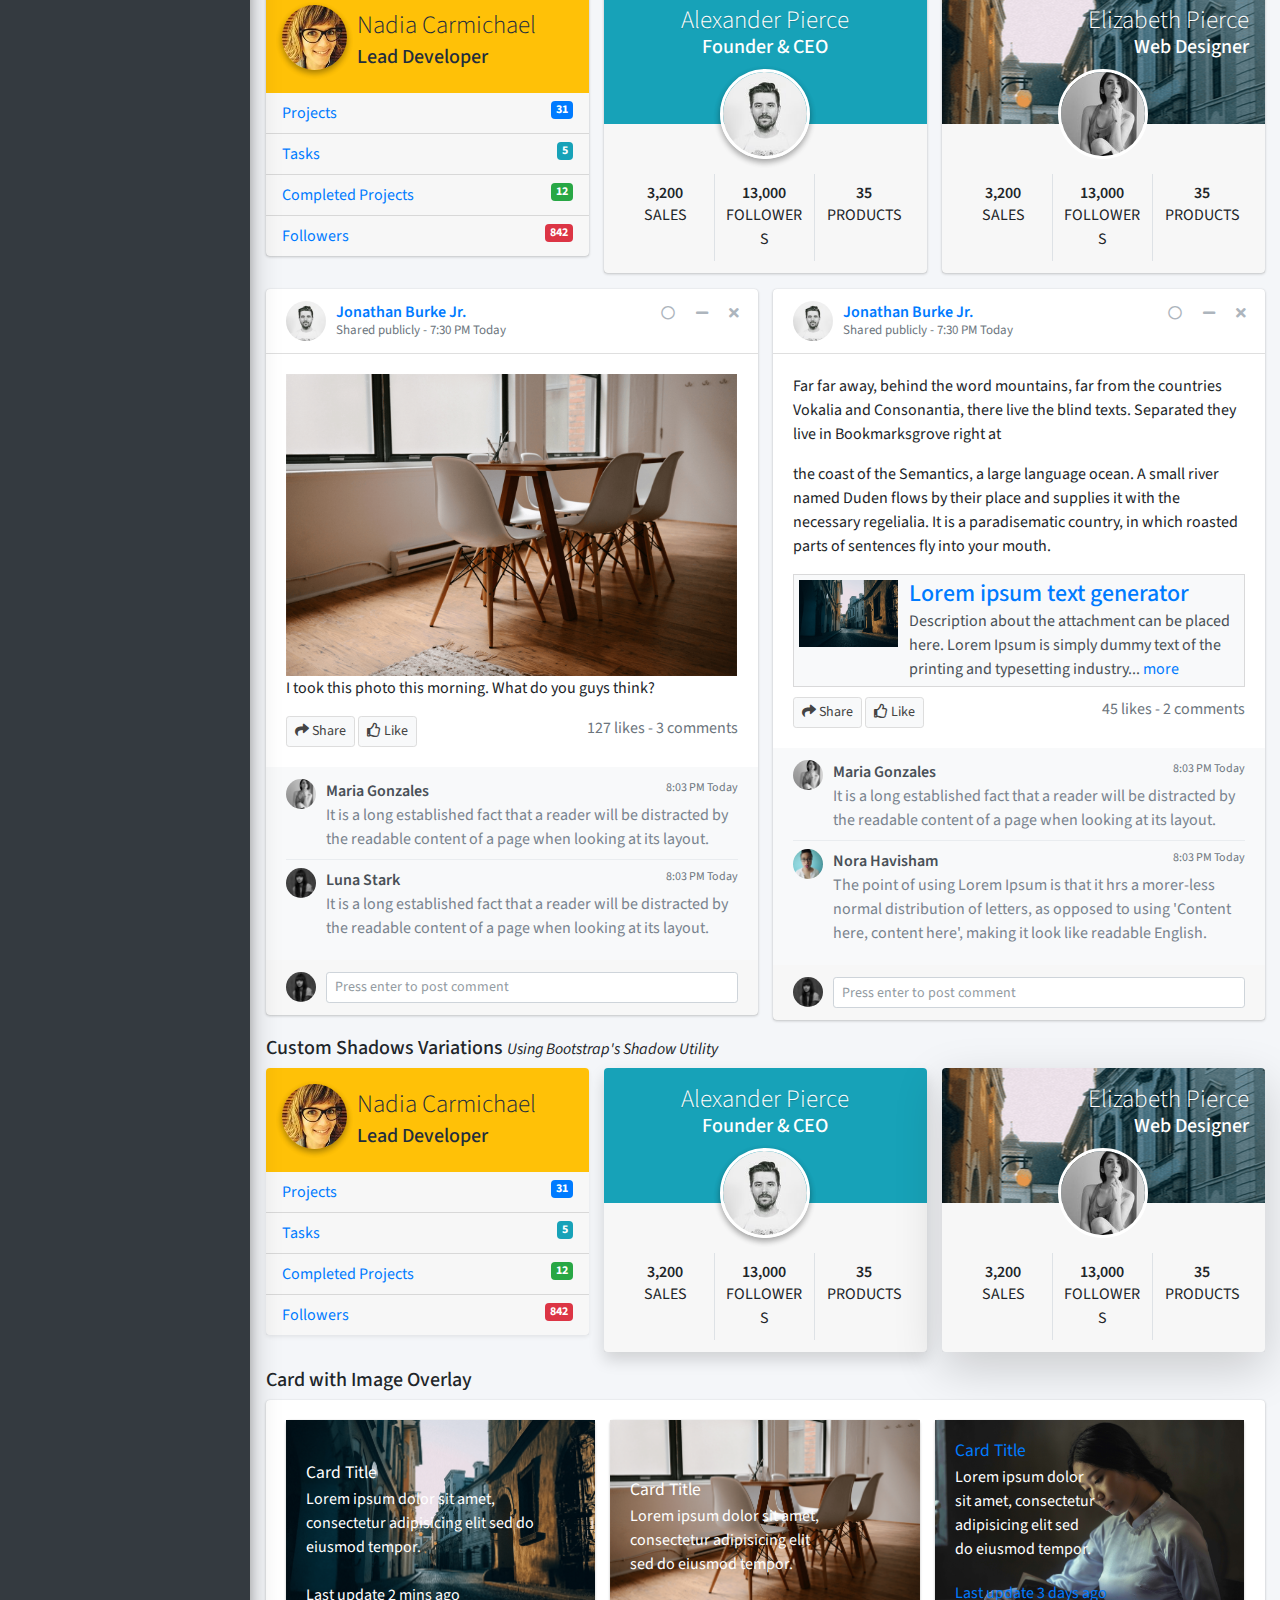
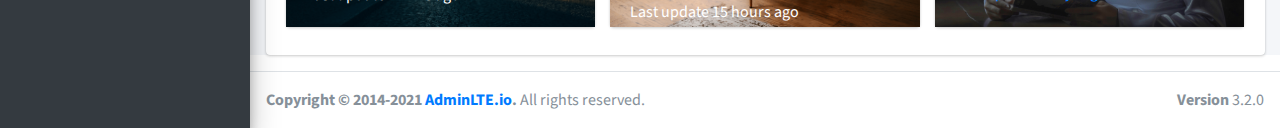
<file: public/templeates/pages/widgets.html>
<!DOCTYPE html>
<html lang="en">
<head>
  <meta charset="utf-8">
  <meta name="viewport" content="width=device-width, initial-scale=1">
  <title>AdminLTE 3 | Widgets</title>

  <!-- Google Font: Source Sans Pro -->
  <link rel="stylesheet" href="https://fonts.googleapis.com/css?family=Source+Sans+Pro:300,400,400i,700&display=fallback">
  <!-- Font Awesome -->
  <link rel="stylesheet" href="../plugins/fontawesome-free/css/all.min.css">
  <!-- Ionicons -->
  <link rel="stylesheet" href="https://code.ionicframework.com/ionicons/2.0.1/css/ionicons.min.css">
  <!-- Theme style -->
  <link rel="stylesheet" href="../dist/css/adminlte.min.css">
</head>
<body class="hold-transition sidebar-mini">
<div class="wrapper">
  <!-- Navbar -->
  <nav class="main-header navbar navbar-expand navbar-white navbar-light">
    <!-- Left navbar links -->
    <ul class="navbar-nav">
      <li class="nav-item">
        <a class="nav-link" data-widget="pushmenu" href="#" role="button"><i class="fas fa-bars"></i></a>
      </li>
      <li class="nav-item d-none d-sm-inline-block">
        <a href="../index3.html" class="nav-link">Home</a>
      </li>
      <li class="nav-item d-none d-sm-inline-block">
        <a href="#" class="nav-link">Contact</a>
      </li>
    </ul>

    <!-- Right navbar links -->
    <ul class="navbar-nav ml-auto">
      <!-- Navbar Search -->
      <li class="nav-item">
        <a class="nav-link" data-widget="navbar-search" href="#" role="button">
          <i class="fas fa-search"></i>
        </a>
        <div class="navbar-search-block">
          <form class="form-inline">
            <div class="input-group input-group-sm">
              <input class="form-control form-control-navbar" type="search" placeholder="Search" aria-label="Search">
              <div class="input-group-append">
                <button class="btn btn-navbar" type="submit">
                  <i class="fas fa-search"></i>
                </button>
                <button class="btn btn-navbar" type="button" data-widget="navbar-search">
                  <i class="fas fa-times"></i>
                </button>
              </div>
            </div>
          </form>
        </div>
      </li>

      <!-- Messages Dropdown Menu -->
      <li class="nav-item dropdown">
        <a class="nav-link" data-toggle="dropdown" href="#">
          <i class="far fa-comments"></i>
          <span class="badge badge-danger navbar-badge">3</span>
        </a>
        <div class="dropdown-menu dropdown-menu-lg dropdown-menu-right">
          <a href="#" class="dropdown-item">
            <!-- Message Start -->
            <div class="media">
              <img src="../dist/img/user1-128x128.jpg" alt="User Avatar" class="img-size-50 mr-3 img-circle">
              <div class="media-body">
                <h3 class="dropdown-item-title">
                  Brad Diesel
                  <span class="float-right text-sm text-danger"><i class="fas fa-star"></i></span>
                </h3>
                <p class="text-sm">Call me whenever you can...</p>
                <p class="text-sm text-muted"><i class="far fa-clock mr-1"></i> 4 Hours Ago</p>
              </div>
            </div>
            <!-- Message End -->
          </a>
          <div class="dropdown-divider"></div>
          <a href="#" class="dropdown-item">
            <!-- Message Start -->
            <div class="media">
              <img src="../dist/img/user8-128x128.jpg" alt="User Avatar" class="img-size-50 img-circle mr-3">
              <div class="media-body">
                <h3 class="dropdown-item-title">
                  John Pierce
                  <span class="float-right text-sm text-muted"><i class="fas fa-star"></i></span>
                </h3>
                <p class="text-sm">I got your message bro</p>
                <p class="text-sm text-muted"><i class="far fa-clock mr-1"></i> 4 Hours Ago</p>
              </div>
            </div>
            <!-- Message End -->
          </a>
          <div class="dropdown-divider"></div>
          <a href="#" class="dropdown-item">
            <!-- Message Start -->
            <div class="media">
              <img src="../dist/img/user3-128x128.jpg" alt="User Avatar" class="img-size-50 img-circle mr-3">
              <div class="media-body">
                <h3 class="dropdown-item-title">
                  Nora Silvester
                  <span class="float-right text-sm text-warning"><i class="fas fa-star"></i></span>
                </h3>
                <p class="text-sm">The subject goes here</p>
                <p class="text-sm text-muted"><i class="far fa-clock mr-1"></i> 4 Hours Ago</p>
              </div>
            </div>
            <!-- Message End -->
          </a>
          <div class="dropdown-divider"></div>
          <a href="#" class="dropdown-item dropdown-footer">See All Messages</a>
        </div>
      </li>
      <!-- Notifications Dropdown Menu -->
      <li class="nav-item dropdown">
        <a class="nav-link" data-toggle="dropdown" href="#">
          <i class="far fa-bell"></i>
          <span class="badge badge-warning navbar-badge">15</span>
        </a>
        <div class="dropdown-menu dropdown-menu-lg dropdown-menu-right">
          <span class="dropdown-item dropdown-header">15 Notifications</span>
          <div class="dropdown-divider"></div>
          <a href="#" class="dropdown-item">
            <i class="fas fa-envelope mr-2"></i> 4 new messages
            <span class="float-right text-muted text-sm">3 mins</span>
          </a>
          <div class="dropdown-divider"></div>
          <a href="#" class="dropdown-item">
            <i class="fas fa-users mr-2"></i> 8 friend requests
            <span class="float-right text-muted text-sm">12 hours</span>
          </a>
          <div class="dropdown-divider"></div>
          <a href="#" class="dropdown-item">
            <i class="fas fa-file mr-2"></i> 3 new reports
            <span class="float-right text-muted text-sm">2 days</span>
          </a>
          <div class="dropdown-divider"></div>
          <a href="#" class="dropdown-item dropdown-footer">See All Notifications</a>
        </div>
      </li>
      <li class="nav-item">
        <a class="nav-link" data-widget="fullscreen" href="#" role="button">
          <i class="fas fa-expand-arrows-alt"></i>
        </a>
      </li>
      <li class="nav-item">
        <a class="nav-link" data-widget="control-sidebar" data-slide="true" href="#" role="button">
          <i class="fas fa-th-large"></i>
        </a>
      </li>
    </ul>
  </nav>
  <!-- /.navbar -->

  <!-- Main Sidebar Container -->
  <aside class="main-sidebar sidebar-dark-primary elevation-4">
    <!-- Brand Logo -->
    <a href="../index3.html" class="brand-link">
      <img src="../dist/img/AdminLTELogo.png" alt="AdminLTE Logo" class="brand-image img-circle elevation-3" style="opacity: .8">
      <span class="brand-text font-weight-light">AdminLTE 3</span>
    </a>

    <!-- Sidebar -->
    <div class="sidebar">
      <!-- Sidebar user panel (optional) -->
      <div class="user-panel mt-3 pb-3 mb-3 d-flex">
        <div class="image">
          <img src="../dist/img/user2-160x160.jpg" class="img-circle elevation-2" alt="User Image">
        </div>
        <div class="info">
          <a href="#" class="d-block">Alexander Pierce</a>
        </div>
      </div>

      <!-- SidebarSearch Form -->
      <div class="form-inline">
        <div class="input-group" data-widget="sidebar-search">
          <input class="form-control form-control-sidebar" type="search" placeholder="Search" aria-label="Search">
          <div class="input-group-append">
            <button class="btn btn-sidebar">
              <i class="fas fa-search fa-fw"></i>
            </button>
          </div>
        </div>
      </div>

      <!-- Sidebar Menu -->
      <nav class="mt-2">
        <ul class="nav nav-pills nav-sidebar flex-column" data-widget="treeview" role="menu" data-accordion="false">
          <!-- Add icons to the links using the .nav-icon class
               with font-awesome or any other icon font library -->
          <li class="nav-item">
            <a href="#" class="nav-link">
              <i class="nav-icon fas fa-tachometer-alt"></i>
              <p>
                Dashboard
                <i class="right fas fa-angle-left"></i>
              </p>
            </a>
            <ul class="nav nav-treeview">
              <li class="nav-item">
                <a href="../index.html" class="nav-link">
                  <i class="far fa-circle nav-icon"></i>
                  <p>Dashboard v1</p>
                </a>
              </li>
              <li class="nav-item">
                <a href="../index2.html" class="nav-link">
                  <i class="far fa-circle nav-icon"></i>
                  <p>Dashboard v2</p>
                </a>
              </li>
              <li class="nav-item">
                <a href="../index3.html" class="nav-link">
                  <i class="far fa-circle nav-icon"></i>
                  <p>Dashboard v3</p>
                </a>
              </li>
            </ul>
          </li>
          <li class="nav-item">
            <a href="widgets.html" class="nav-link active">
              <i class="nav-icon fas fa-th"></i>
              <p>
                Widgets
                <span class="right badge badge-danger">New</span>
              </p>
            </a>
          </li>
          <li class="nav-item">
            <a href="#" class="nav-link">
              <i class="nav-icon fas fa-copy"></i>
              <p>
                Layout Options
                <i class="fas fa-angle-left right"></i>
                <span class="badge badge-info right">6</span>
              </p>
            </a>
            <ul class="nav nav-treeview">
              <li class="nav-item">
                <a href="layout/top-nav.html" class="nav-link">
                  <i class="far fa-circle nav-icon"></i>
                  <p>Top Navigation</p>
                </a>
              </li>
              <li class="nav-item">
                <a href="layout/top-nav-sidebar.html" class="nav-link">
                  <i class="far fa-circle nav-icon"></i>
                  <p>Top Navigation + Sidebar</p>
                </a>
              </li>
              <li class="nav-item">
                <a href="layout/boxed.html" class="nav-link">
                  <i class="far fa-circle nav-icon"></i>
                  <p>Boxed</p>
                </a>
              </li>
              <li class="nav-item">
                <a href="layout/fixed-sidebar.html" class="nav-link">
                  <i class="far fa-circle nav-icon"></i>
                  <p>Fixed Sidebar</p>
                </a>
              </li>
              <li class="nav-item">
                <a href="layout/fixed-sidebar-custom.html" class="nav-link">
                  <i class="far fa-circle nav-icon"></i>
                  <p>Fixed Sidebar <small>+ Custom Area</small></p>
                </a>
              </li>
              <li class="nav-item">
                <a href="layout/fixed-topnav.html" class="nav-link">
                  <i class="far fa-circle nav-icon"></i>
                  <p>Fixed Navbar</p>
                </a>
              </li>
              <li class="nav-item">
                <a href="layout/fixed-footer.html" class="nav-link">
                  <i class="far fa-circle nav-icon"></i>
                  <p>Fixed Footer</p>
                </a>
              </li>
              <li class="nav-item">
                <a href="layout/collapsed-sidebar.html" class="nav-link">
                  <i class="far fa-circle nav-icon"></i>
                  <p>Collapsed Sidebar</p>
                </a>
              </li>
            </ul>
          </li>
          <li class="nav-item">
            <a href="#" class="nav-link">
              <i class="nav-icon fas fa-chart-pie"></i>
              <p>
                Charts
                <i class="right fas fa-angle-left"></i>
              </p>
            </a>
            <ul class="nav nav-treeview">
              <li class="nav-item">
                <a href="charts/chartjs.html" class="nav-link">
                  <i class="far fa-circle nav-icon"></i>
                  <p>ChartJS</p>
                </a>
              </li>
              <li class="nav-item">
                <a href="charts/flot.html" class="nav-link">
                  <i class="far fa-circle nav-icon"></i>
                  <p>Flot</p>
                </a>
              </li>
              <li class="nav-item">
                <a href="charts/inline.html" class="nav-link">
                  <i class="far fa-circle nav-icon"></i>
                  <p>Inline</p>
                </a>
              </li>
              <li class="nav-item">
                <a href="charts/uplot.html" class="nav-link">
                  <i class="far fa-circle nav-icon"></i>
                  <p>uPlot</p>
                </a>
              </li>
            </ul>
          </li>
          <li class="nav-item">
            <a href="#" class="nav-link">
              <i class="nav-icon fas fa-tree"></i>
              <p>
                UI Elements
                <i class="fas fa-angle-left right"></i>
              </p>
            </a>
            <ul class="nav nav-treeview">
              <li class="nav-item">
                <a href="UI/general.html" class="nav-link">
                  <i class="far fa-circle nav-icon"></i>
                  <p>General</p>
                </a>
              </li>
              <li class="nav-item">
                <a href="UI/icons.html" class="nav-link">
                  <i class="far fa-circle nav-icon"></i>
                  <p>Icons</p>
                </a>
              </li>
              <li class="nav-item">
                <a href="UI/buttons.html" class="nav-link">
                  <i class="far fa-circle nav-icon"></i>
                  <p>Buttons</p>
                </a>
              </li>
              <li class="nav-item">
                <a href="UI/sliders.html" class="nav-link">
                  <i class="far fa-circle nav-icon"></i>
                  <p>Sliders</p>
                </a>
              </li>
              <li class="nav-item">
                <a href="UI/modals.html" class="nav-link">
                  <i class="far fa-circle nav-icon"></i>
                  <p>Modals & Alerts</p>
                </a>
              </li>
              <li class="nav-item">
                <a href="UI/navbar.html" class="nav-link">
                  <i class="far fa-circle nav-icon"></i>
                  <p>Navbar & Tabs</p>
                </a>
              </li>
              <li class="nav-item">
                <a href="UI/timeline.html" class="nav-link">
                  <i class="far fa-circle nav-icon"></i>
                  <p>Timeline</p>
                </a>
              </li>
              <li class="nav-item">
                <a href="UI/ribbons.html" class="nav-link">
                  <i class="far fa-circle nav-icon"></i>
                  <p>Ribbons</p>
                </a>
              </li>
            </ul>
          </li>
          <li class="nav-item">
            <a href="#" class="nav-link">
              <i class="nav-icon fas fa-edit"></i>
              <p>
                Forms
                <i class="fas fa-angle-left right"></i>
              </p>
            </a>
            <ul class="nav nav-treeview">
              <li class="nav-item">
                <a href="forms/general.html" class="nav-link">
                  <i class="far fa-circle nav-icon"></i>
                  <p>General Elements</p>
                </a>
              </li>
              <li class="nav-item">
                <a href="forms/advanced.html" class="nav-link">
                  <i class="far fa-circle nav-icon"></i>
                  <p>Advanced Elements</p>
                </a>
              </li>
              <li class="nav-item">
                <a href="forms/editors.html" class="nav-link">
                  <i class="far fa-circle nav-icon"></i>
                  <p>Editors</p>
                </a>
              </li>
              <li class="nav-item">
                <a href="forms/validation.html" class="nav-link">
                  <i class="far fa-circle nav-icon"></i>
                  <p>Validation</p>
                </a>
              </li>
            </ul>
          </li>
          <li class="nav-item">
            <a href="#" class="nav-link">
              <i class="nav-icon fas fa-table"></i>
              <p>
                Tables
                <i class="fas fa-angle-left right"></i>
              </p>
            </a>
            <ul class="nav nav-treeview">
              <li class="nav-item">
                <a href="tables/simple.html" class="nav-link">
                  <i class="far fa-circle nav-icon"></i>
                  <p>Simple Tables</p>
                </a>
              </li>
              <li class="nav-item">
                <a href="tables/data.html" class="nav-link">
                  <i class="far fa-circle nav-icon"></i>
                  <p>DataTables</p>
                </a>
              </li>
              <li class="nav-item">
                <a href="tables/jsgrid.html" class="nav-link">
                  <i class="far fa-circle nav-icon"></i>
                  <p>jsGrid</p>
                </a>
              </li>
            </ul>
          </li>
          <li class="nav-header">EXAMPLES</li>
          <li class="nav-item">
            <a href="calendar.html" class="nav-link">
              <i class="nav-icon far fa-calendar-alt"></i>
              <p>
                Calendar
                <span class="badge badge-info right">2</span>
              </p>
            </a>
          </li>
          <li class="nav-item">
            <a href="gallery.html" class="nav-link">
              <i class="nav-icon far fa-image"></i>
              <p>
                Gallery
              </p>
            </a>
          </li>
          <li class="nav-item">
            <a href="kanban.html" class="nav-link">
              <i class="nav-icon fas fa-columns"></i>
              <p>
                Kanban Board
              </p>
            </a>
          </li>
          <li class="nav-item">
            <a href="#" class="nav-link">
              <i class="nav-icon far fa-envelope"></i>
              <p>
                Mailbox
                <i class="fas fa-angle-left right"></i>
              </p>
            </a>
            <ul class="nav nav-treeview">
              <li class="nav-item">
                <a href="mailbox/mailbox.html" class="nav-link">
                  <i class="far fa-circle nav-icon"></i>
                  <p>Inbox</p>
                </a>
              </li>
              <li class="nav-item">
                <a href="mailbox/compose.html" class="nav-link">
                  <i class="far fa-circle nav-icon"></i>
                  <p>Compose</p>
                </a>
              </li>
              <li class="nav-item">
                <a href="mailbox/read-mail.html" class="nav-link">
                  <i class="far fa-circle nav-icon"></i>
                  <p>Read</p>
                </a>
              </li>
            </ul>
          </li>
          <li class="nav-item">
            <a href="#" class="nav-link">
              <i class="nav-icon fas fa-book"></i>
              <p>
                Pages
                <i class="fas fa-angle-left right"></i>
              </p>
            </a>
            <ul class="nav nav-treeview">
              <li class="nav-item">
                <a href="examples/invoice.html" class="nav-link">
                  <i class="far fa-circle nav-icon"></i>
                  <p>Invoice</p>
                </a>
              </li>
              <li class="nav-item">
                <a href="examples/profile.html" class="nav-link">
                  <i class="far fa-circle nav-icon"></i>
                  <p>Profile</p>
                </a>
              </li>
              <li class="nav-item">
                <a href="examples/e-commerce.html" class="nav-link">
                  <i class="far fa-circle nav-icon"></i>
                  <p>E-commerce</p>
                </a>
              </li>
              <li class="nav-item">
                <a href="examples/projects.html" class="nav-link">
                  <i class="far fa-circle nav-icon"></i>
                  <p>Projects</p>
                </a>
              </li>
              <li class="nav-item">
                <a href="examples/project-add.html" class="nav-link">
                  <i class="far fa-circle nav-icon"></i>
                  <p>Project Add</p>
                </a>
              </li>
              <li class="nav-item">
                <a href="examples/project-edit.html" class="nav-link">
                  <i class="far fa-circle nav-icon"></i>
                  <p>Project Edit</p>
                </a>
              </li>
              <li class="nav-item">
                <a href="examples/project-detail.html" class="nav-link">
                  <i class="far fa-circle nav-icon"></i>
                  <p>Project Detail</p>
                </a>
              </li>
              <li class="nav-item">
                <a href="examples/contacts.html" class="nav-link">
                  <i class="far fa-circle nav-icon"></i>
                  <p>Contacts</p>
                </a>
              </li>
              <li class="nav-item">
                <a href="examples/faq.html" class="nav-link">
                  <i class="far fa-circle nav-icon"></i>
                  <p>FAQ</p>
                </a>
              </li>
              <li class="nav-item">
                <a href="examples/contact-us.html" class="nav-link">
                  <i class="far fa-circle nav-icon"></i>
                  <p>Contact us</p>
                </a>
              </li>
            </ul>
          </li>
          <li class="nav-item">
            <a href="#" class="nav-link">
              <i class="nav-icon far fa-plus-square"></i>
              <p>
                Extras
                <i class="fas fa-angle-left right"></i>
              </p>
            </a>
            <ul class="nav nav-treeview">
              <li class="nav-item">
                <a href="#" class="nav-link">
                  <i class="far fa-circle nav-icon"></i>
                  <p>
                    Login & Register v1
                    <i class="fas fa-angle-left right"></i>
                  </p>
                </a>
                <ul class="nav nav-treeview">
                  <li class="nav-item">
                    <a href="examples/login.html" class="nav-link">
                      <i class="far fa-circle nav-icon"></i>
                      <p>Login v1</p>
                    </a>
                  </li>
                  <li class="nav-item">
                    <a href="examples/register.html" class="nav-link">
                      <i class="far fa-circle nav-icon"></i>
                      <p>Register v1</p>
                    </a>
                  </li>
                  <li class="nav-item">
                    <a href="examples/forgot-password.html" class="nav-link">
                      <i class="far fa-circle nav-icon"></i>
                      <p>Forgot Password v1</p>
                    </a>
                  </li>
                  <li class="nav-item">
                    <a href="examples/recover-password.html" class="nav-link">
                      <i class="far fa-circle nav-icon"></i>
                      <p>Recover Password v1</p>
                    </a>
                  </li>
                </ul>
              </li>
              <li class="nav-item">
                <a href="#" class="nav-link">
                  <i class="far fa-circle nav-icon"></i>
                  <p>
                    Login & Register v2
                    <i class="fas fa-angle-left right"></i>
                  </p>
                </a>
                <ul class="nav nav-treeview">
                  <li class="nav-item">
                    <a href="examples/login-v2.html" class="nav-link">
                      <i class="far fa-circle nav-icon"></i>
                      <p>Login v2</p>
                    </a>
                  </li>
                  <li class="nav-item">
                    <a href="examples/register-v2.html" class="nav-link">
                      <i class="far fa-circle nav-icon"></i>
                      <p>Register v2</p>
                    </a>
                  </li>
                  <li class="nav-item">
                    <a href="examples/forgot-password-v2.html" class="nav-link">
                      <i class="far fa-circle nav-icon"></i>
                      <p>Forgot Password v2</p>
                    </a>
                  </li>
                  <li class="nav-item">
                    <a href="examples/recover-password-v2.html" class="nav-link">
                      <i class="far fa-circle nav-icon"></i>
                      <p>Recover Password v2</p>
                    </a>
                  </li>
                </ul>
              </li>
              <li class="nav-item">
                <a href="examples/lockscreen.html" class="nav-link">
                  <i class="far fa-circle nav-icon"></i>
                  <p>Lockscreen</p>
                </a>
              </li>
              <li class="nav-item">
                <a href="examples/legacy-user-menu.html" class="nav-link">
                  <i class="far fa-circle nav-icon"></i>
                  <p>Legacy User Menu</p>
                </a>
              </li>
              <li class="nav-item">
                <a href="examples/language-menu.html" class="nav-link">
                  <i class="far fa-circle nav-icon"></i>
                  <p>Language Menu</p>
                </a>
              </li>
              <li class="nav-item">
                <a href="examples/404.html" class="nav-link">
                  <i class="far fa-circle nav-icon"></i>
                  <p>Error 404</p>
                </a>
              </li>
              <li class="nav-item">
                <a href="examples/500.html" class="nav-link">
                  <i class="far fa-circle nav-icon"></i>
                  <p>Error 500</p>
                </a>
              </li>
              <li class="nav-item">
                <a href="examples/pace.html" class="nav-link">
                  <i class="far fa-circle nav-icon"></i>
                  <p>Pace</p>
                </a>
              </li>
              <li class="nav-item">
                <a href="examples/blank.html" class="nav-link">
                  <i class="far fa-circle nav-icon"></i>
                  <p>Blank Page</p>
                </a>
              </li>
              <li class="nav-item">
                <a href="../starter.html" class="nav-link">
                  <i class="far fa-circle nav-icon"></i>
                  <p>Starter Page</p>
                </a>
              </li>
            </ul>
          </li>
          <li class="nav-item">
            <a href="#" class="nav-link">
              <i class="nav-icon fas fa-search"></i>
              <p>
                Search
                <i class="fas fa-angle-left right"></i>
              </p>
            </a>
            <ul class="nav nav-treeview">
              <li class="nav-item">
                <a href="search/simple.html" class="nav-link">
                  <i class="far fa-circle nav-icon"></i>
                  <p>Simple Search</p>
                </a>
              </li>
              <li class="nav-item">
                <a href="search/enhanced.html" class="nav-link">
                  <i class="far fa-circle nav-icon"></i>
                  <p>Enhanced</p>
                </a>
              </li>
            </ul>
          </li>
          <li class="nav-header">MISCELLANEOUS</li>
          <li class="nav-item">
            <a href="../iframe.html" class="nav-link">
              <i class="nav-icon fas fa-ellipsis-h"></i>
              <p>Tabbed IFrame Plugin</p>
            </a>
          </li>
          <li class="nav-item">
            <a href="https://adminlte.io/docs/3.1/" class="nav-link">
              <i class="nav-icon fas fa-file"></i>
              <p>Documentation</p>
            </a>
          </li>
          <li class="nav-header">MULTI LEVEL EXAMPLE</li>
          <li class="nav-item">
            <a href="#" class="nav-link">
              <i class="fas fa-circle nav-icon"></i>
              <p>Level 1</p>
            </a>
          </li>
          <li class="nav-item">
            <a href="#" class="nav-link">
              <i class="nav-icon fas fa-circle"></i>
              <p>
                Level 1
                <i class="right fas fa-angle-left"></i>
              </p>
            </a>
            <ul class="nav nav-treeview">
              <li class="nav-item">
                <a href="#" class="nav-link">
                  <i class="far fa-circle nav-icon"></i>
                  <p>Level 2</p>
                </a>
              </li>
              <li class="nav-item">
                <a href="#" class="nav-link">
                  <i class="far fa-circle nav-icon"></i>
                  <p>
                    Level 2
                    <i class="right fas fa-angle-left"></i>
                  </p>
                </a>
                <ul class="nav nav-treeview">
                  <li class="nav-item">
                    <a href="#" class="nav-link">
                      <i class="far fa-dot-circle nav-icon"></i>
                      <p>Level 3</p>
                    </a>
                  </li>
                  <li class="nav-item">
                    <a href="#" class="nav-link">
                      <i class="far fa-dot-circle nav-icon"></i>
                      <p>Level 3</p>
                    </a>
                  </li>
                  <li class="nav-item">
                    <a href="#" class="nav-link">
                      <i class="far fa-dot-circle nav-icon"></i>
                      <p>Level 3</p>
                    </a>
                  </li>
                </ul>
              </li>
              <li class="nav-item">
                <a href="#" class="nav-link">
                  <i class="far fa-circle nav-icon"></i>
                  <p>Level 2</p>
                </a>
              </li>
            </ul>
          </li>
          <li class="nav-item">
            <a href="#" class="nav-link">
              <i class="fas fa-circle nav-icon"></i>
              <p>Level 1</p>
            </a>
          </li>
          <li class="nav-header">LABELS</li>
          <li class="nav-item">
            <a href="#" class="nav-link">
              <i class="nav-icon far fa-circle text-danger"></i>
              <p class="text">Important</p>
            </a>
          </li>
          <li class="nav-item">
            <a href="#" class="nav-link">
              <i class="nav-icon far fa-circle text-warning"></i>
              <p>Warning</p>
            </a>
          </li>
          <li class="nav-item">
            <a href="#" class="nav-link">
              <i class="nav-icon far fa-circle text-info"></i>
              <p>Informational</p>
            </a>
          </li>
        </ul>
      </nav>
      <!-- /.sidebar-menu -->
    </div>
    <!-- /.sidebar -->
  </aside>

  <!-- Content Wrapper. Contains page content -->
  <div class="content-wrapper">
    <!-- Content Header (Page header) -->
    <section class="content-header">
      <div class="container-fluid">
        <div class="row mb-2">
          <div class="col-sm-6">
            <h1>Widgets</h1>
          </div>
          <div class="col-sm-6">
            <ol class="breadcrumb float-sm-right">
              <li class="breadcrumb-item"><a href="#">Home</a></li>
              <li class="breadcrumb-item active">Widgets</li>
            </ol>
          </div>
        </div>
      </div><!-- /.container-fluid -->
    </section>

    <!-- Main content -->
    <section class="content">
      <div class="container-fluid">
        <h5 class="mb-2">Info Box</h5>
        <div class="row">
          <div class="col-md-3 col-sm-6 col-12">
            <div class="info-box">
              <span class="info-box-icon bg-info"><i class="far fa-envelope"></i></span>

              <div class="info-box-content">
                <span class="info-box-text">Messages</span>
                <span class="info-box-number">1,410</span>
              </div>
              <!-- /.info-box-content -->
            </div>
            <!-- /.info-box -->
          </div>
          <!-- /.col -->
          <div class="col-md-3 col-sm-6 col-12">
            <div class="info-box">
              <span class="info-box-icon bg-success"><i class="far fa-flag"></i></span>

              <div class="info-box-content">
                <span class="info-box-text">Bookmarks</span>
                <span class="info-box-number">410</span>
              </div>
              <!-- /.info-box-content -->
            </div>
            <!-- /.info-box -->
          </div>
          <!-- /.col -->
          <div class="col-md-3 col-sm-6 col-12">
            <div class="info-box">
              <span class="info-box-icon bg-warning"><i class="far fa-copy"></i></span>

              <div class="info-box-content">
                <span class="info-box-text">Uploads</span>
                <span class="info-box-number">13,648</span>
              </div>
              <!-- /.info-box-content -->
            </div>
            <!-- /.info-box -->
          </div>
          <!-- /.col -->
          <div class="col-md-3 col-sm-6 col-12">
            <div class="info-box">
              <span class="info-box-icon bg-danger"><i class="far fa-star"></i></span>

              <div class="info-box-content">
                <span class="info-box-text">Likes</span>
                <span class="info-box-number">93,139</span>
              </div>
              <!-- /.info-box-content -->
            </div>
            <!-- /.info-box -->
          </div>
          <!-- /.col -->
        </div>
        <!-- /.row -->

        <!-- =========================================================== -->
        <h5 class="mb-2">Info Box With Custom Shadows <small><i>Using Bootstrap's Shadow Utility</i></small></h5>
        <div class="row">
          <div class="col-md-3 col-sm-6 col-12">
            <div class="info-box shadow-none">
              <span class="info-box-icon bg-info"><i class="far fa-envelope"></i></span>

              <div class="info-box-content">
                <span class="info-box-text">Shadows</span>
                <span class="info-box-number">None</span>
              </div>
              <!-- /.info-box-content -->
            </div>
            <!-- /.info-box -->
          </div>
          <!-- /.col -->
          <div class="col-md-3 col-sm-6 col-12">
            <div class="info-box shadow-sm">
              <span class="info-box-icon bg-success"><i class="far fa-flag"></i></span>

              <div class="info-box-content">
                <span class="info-box-text">Shadows</span>
                <span class="info-box-number">Small</span>
              </div>
              <!-- /.info-box-content -->
            </div>
            <!-- /.info-box -->
          </div>
          <!-- /.col -->
          <div class="col-md-3 col-sm-6 col-12">
            <div class="info-box shadow">
              <span class="info-box-icon bg-warning"><i class="far fa-copy"></i></span>

              <div class="info-box-content">
                <span class="info-box-text">Shadows</span>
                <span class="info-box-number">Regular</span>
              </div>
              <!-- /.info-box-content -->
            </div>
            <!-- /.info-box -->
          </div>
          <!-- /.col -->
          <div class="col-md-3 col-sm-6 col-12">
            <div class="info-box shadow-lg">
              <span class="info-box-icon bg-danger"><i class="far fa-star"></i></span>

              <div class="info-box-content">
                <span class="info-box-text">Shadows</span>
                <span class="info-box-number">Large</span>
              </div>
              <!-- /.info-box-content -->
            </div>
            <!-- /.info-box -->
          </div>
          <!-- /.col -->
        </div>
        <!-- /.row -->

        <!-- =========================================================== -->
        <h5 class="mt-4 mb-2">Info Box With <code>bg-*</code></h5>
        <div class="row">
          <div class="col-md-3 col-sm-6 col-12">
            <div class="info-box bg-info">
              <span class="info-box-icon"><i class="far fa-bookmark"></i></span>

              <div class="info-box-content">
                <span class="info-box-text">Bookmarks</span>
                <span class="info-box-number">41,410</span>

                <div class="progress">
                  <div class="progress-bar" style="width: 70%"></div>
                </div>
                <span class="progress-description">
                  70% Increase in 30 Days
                </span>
              </div>
              <!-- /.info-box-content -->
            </div>
            <!-- /.info-box -->
          </div>
          <!-- /.col -->
          <div class="col-md-3 col-sm-6 col-12">
            <div class="info-box bg-success">
              <span class="info-box-icon"><i class="far fa-thumbs-up"></i></span>

              <div class="info-box-content">
                <span class="info-box-text">Likes</span>
                <span class="info-box-number">41,410</span>

                <div class="progress">
                  <div class="progress-bar" style="width: 70%"></div>
                </div>
                <span class="progress-description">
                  70% Increase in 30 Days
                </span>
              </div>
              <!-- /.info-box-content -->
            </div>
            <!-- /.info-box -->
          </div>
          <!-- /.col -->
          <div class="col-md-3 col-sm-6 col-12">
            <div class="info-box bg-warning">
              <span class="info-box-icon"><i class="far fa-calendar-alt"></i></span>

              <div class="info-box-content">
                <span class="info-box-text">Events</span>
                <span class="info-box-number">41,410</span>

                <div class="progress">
                  <div class="progress-bar" style="width: 70%"></div>
                </div>
                <span class="progress-description">
                  70% Increase in 30 Days
                </span>
              </div>
              <!-- /.info-box-content -->
            </div>
            <!-- /.info-box -->
          </div>
          <!-- /.col -->
          <div class="col-md-3 col-sm-6 col-12">
            <div class="info-box bg-danger">
              <span class="info-box-icon"><i class="fas fa-comments"></i></span>

              <div class="info-box-content">
                <span class="info-box-text">Comments</span>
                <span class="info-box-number">41,410</span>

                <div class="progress">
                  <div class="progress-bar" style="width: 70%"></div>
                </div>
                <span class="progress-description">
                  70% Increase in 30 Days
                </span>
              </div>
              <!-- /.info-box-content -->
            </div>
            <!-- /.info-box -->
          </div>
          <!-- /.col -->
        </div>
        <!-- /.row -->

        <!-- =========================================================== -->
        <h5 class="mt-4 mb-2">Info Box With <code>bg-gradient-*</code></h5>
        <div class="row">
          <div class="col-md-3 col-sm-6 col-12">
            <div class="info-box bg-gradient-info">
              <span class="info-box-icon"><i class="far fa-bookmark"></i></span>

              <div class="info-box-content">
                <span class="info-box-text">Bookmarks</span>
                <span class="info-box-number">41,410</span>

                <div class="progress">
                  <div class="progress-bar" style="width: 70%"></div>
                </div>
                <span class="progress-description">
                  70% Increase in 30 Days
                </span>
              </div>
              <!-- /.info-box-content -->
            </div>
            <!-- /.info-box -->
          </div>
          <!-- /.col -->
          <div class="col-md-3 col-sm-6 col-12">
            <div class="info-box bg-gradient-success">
              <span class="info-box-icon"><i class="far fa-thumbs-up"></i></span>

              <div class="info-box-content">
                <span class="info-box-text">Likes</span>
                <span class="info-box-number">41,410</span>

                <div class="progress">
                  <div class="progress-bar" style="width: 70%"></div>
                </div>
                <span class="progress-description">
                  70% Increase in 30 Days
                </span>
              </div>
              <!-- /.info-box-content -->
            </div>
            <!-- /.info-box -->
          </div>
          <!-- /.col -->
          <div class="col-md-3 col-sm-6 col-12">
            <div class="info-box bg-gradient-warning">
              <span class="info-box-icon"><i class="far fa-calendar-alt"></i></span>

              <div class="info-box-content">
                <span class="info-box-text">Events</span>
                <span class="info-box-number">41,410</span>

                <div class="progress">
                  <div class="progress-bar" style="width: 70%"></div>
                </div>
                <span class="progress-description">
                  70% Increase in 30 Days
                </span>
              </div>
              <!-- /.info-box-content -->
            </div>
            <!-- /.info-box -->
          </div>
          <!-- /.col -->
          <div class="col-md-3 col-sm-6 col-12">
            <div class="info-box bg-gradient-danger">
              <span class="info-box-icon"><i class="fas fa-comments"></i></span>

              <div class="info-box-content">
                <span class="info-box-text">Comments</span>
                <span class="info-box-number">41,410</span>

                <div class="progress">
                  <div class="progress-bar" style="width: 70%"></div>
                </div>
                <span class="progress-description">
                  70% Increase in 30 Days
                </span>
              </div>
              <!-- /.info-box-content -->
            </div>
            <!-- /.info-box -->
          </div>
          <!-- /.col -->
        </div>
        <!-- /.row -->

        <!-- =========================================================== -->

        <!-- Small Box (Stat card) -->
        <h5 class="mb-2 mt-4">Small Box</h5>
        <div class="row">
          <div class="col-lg-3 col-6">
            <!-- small card -->
            <div class="small-box bg-info">
              <div class="inner">
                <h3>150</h3>

                <p>New Orders</p>
              </div>
              <div class="icon">
                <i class="fas fa-shopping-cart"></i>
              </div>
              <a href="#" class="small-box-footer">
                More info <i class="fas fa-arrow-circle-right"></i>
              </a>
            </div>
          </div>
          <!-- ./col -->
          <div class="col-lg-3 col-6">
            <!-- small card -->
            <div class="small-box bg-success">
              <div class="inner">
                <h3>53<sup style="font-size: 20px">%</sup></h3>

                <p>Bounce Rate</p>
              </div>
              <div class="icon">
                <i class="ion ion-stats-bars"></i>
              </div>
              <a href="#" class="small-box-footer">
                More info <i class="fas fa-arrow-circle-right"></i>
              </a>
            </div>
          </div>
          <!-- ./col -->
          <div class="col-lg-3 col-6">
            <!-- small card -->
            <div class="small-box bg-warning">
              <div class="inner">
                <h3>44</h3>

                <p>User Registrations</p>
              </div>
              <div class="icon">
                <i class="fas fa-user-plus"></i>
              </div>
              <a href="#" class="small-box-footer">
                More info <i class="fas fa-arrow-circle-right"></i>
              </a>
            </div>
          </div>
          <!-- ./col -->
          <div class="col-lg-3 col-6">
            <!-- small card -->
            <div class="small-box bg-danger">
              <div class="inner">
                <h3>65</h3>

                <p>Unique Visitors</p>
              </div>
              <div class="icon">
                <i class="fas fa-chart-pie"></i>
              </div>
              <a href="#" class="small-box-footer">
                More info <i class="fas fa-arrow-circle-right"></i>
              </a>
            </div>
          </div>
          <!-- ./col -->
        </div>
        <!-- /.row -->

        <!-- Small Box (Stat card) -->
        <div class="row">
          <div class="col-lg-3 col-6">
            <!-- small card -->
            <div class="small-box bg-info">
              <!-- Loading (remove the following to stop the loading)-->
              <div class="overlay">
                <i class="fas fa-3x fa-sync-alt"></i>
              </div>
              <!-- end loading -->
              <div class="inner">
                <h3>150</h3>

                <p>New Orders</p>
              </div>
              <div class="icon">
                <i class="fas fa-shopping-cart"></i>
              </div>
              <a href="#" class="small-box-footer">
                More info <i class="fas fa-arrow-circle-right"></i>
              </a>
            </div>
          </div>
          <!-- ./col -->
          <div class="col-lg-3 col-6">
            <!-- small card -->
            <div class="small-box bg-success">
              <!-- Loading (remove the following to stop the loading)-->
              <div class="overlay dark">
                <i class="fas fa-3x fa-sync-alt"></i>
              </div>
              <!-- end loading -->
              <div class="inner">
                <h3>53<sup style="font-size: 20px">%</sup></h3>

                <p>Bounce Rate</p>
              </div>
              <div class="icon">
                <i class="ion ion-stats-bars"></i>
              </div>
              <a href="#" class="small-box-footer">
                More info <i class="fas fa-arrow-circle-right"></i>
              </a>
            </div>
          </div>
          <!-- ./col -->
        </div>
        <!-- /.row -->

        <!-- =========================================================== -->
        <h4 class="mb-2 mt-4">Cards</h4>
        <h5 class="mb-2">Abilities</h5>
        <div class="row">
          <div class="col-md-3">
            <div class="card card-primary collapsed-card">
              <div class="card-header">
                <h3 class="card-title">Expandable</h3>

                <div class="card-tools">
                  <button type="button" class="btn btn-tool" data-card-widget="collapse"><i class="fas fa-plus"></i>
                  </button>
                </div>
                <!-- /.card-tools -->
              </div>
              <!-- /.card-header -->
              <div class="card-body">
                The body of the card
              </div>
              <!-- /.card-body -->
            </div>
            <!-- /.card -->
          </div>
          <!-- /.col -->
          <div class="col-md-3">
            <div class="card card-success">
              <div class="card-header">
                <h3 class="card-title">Collapsable</h3>

                <div class="card-tools">
                  <button type="button" class="btn btn-tool" data-card-widget="collapse"><i class="fas fa-minus"></i>
                  </button>
                </div>
                <!-- /.card-tools -->
              </div>
              <!-- /.card-header -->
              <div class="card-body">
                The body of the card
              </div>
              <!-- /.card-body -->
            </div>
            <!-- /.card -->
          </div>
          <!-- /.col -->
          <div class="col-md-3">
            <div class="card card-warning">
              <div class="card-header">
                <h3 class="card-title">Removable</h3>

                <div class="card-tools">
                  <button type="button" class="btn btn-tool" data-card-widget="remove"><i class="fas fa-times"></i>
                  </button>
                </div>
                <!-- /.card-tools -->
              </div>
              <!-- /.card-header -->
              <div class="card-body">
                The body of the card
              </div>
              <!-- /.card-body -->
            </div>
            <!-- /.card -->
          </div>
          <!-- /.col -->
          <div class="col-md-3">
            <div class="card card-danger">
              <div class="card-header">
                <h3 class="card-title">Maximizable</h3>

                <div class="card-tools">
                  <button type="button" class="btn btn-tool" data-card-widget="maximize"><i class="fas fa-expand"></i>
                  </button>
                </div>
                <!-- /.card-tools -->
              </div>
              <!-- /.card-header -->
              <div class="card-body">
                The body of the card
              </div>
              <!-- /.card-body -->
            </div>
            <!-- /.card -->
          </div>
          <!-- /.col -->
        </div>
        <!-- /.row -->

        <div class="row">
          <div class="col-md-3">
            <div class="card card-primary">
              <div class="card-header">
                <h3 class="card-title">Card Refresh</h3>

                <div class="card-tools">
                  <button type="button" class="btn btn-tool" data-card-widget="card-refresh" data-source="widgets.html" data-source-selector="#card-refresh-content">
                    <i class="fas fa-sync-alt"></i>
                  </button>
                </div>
                <!-- /.card-tools -->
              </div>
              <!-- /.card-header -->
              <div class="card-body">
                The body of the card
              </div>
              <!-- /.card-body -->
            </div>
            <!-- /.card -->
            <div class="d-none" id="card-refresh-content">
                The body of the card after card refresh
            </div>
          </div>
          <!-- /.col -->
          <div class="col-md-3">
            <div class="card card-success">
              <div class="card-header">
                <h3 class="card-title">All together</h3>

                <div class="card-tools">
                  <button type="button" class="btn btn-tool" data-card-widget="card-refresh" data-source="widgets.html" data-source-selector="#card-refresh-content" data-load-on-init="false">
                    <i class="fas fa-sync-alt"></i>
                  </button>
                  <button type="button" class="btn btn-tool" data-card-widget="maximize">
                    <i class="fas fa-expand"></i>
                  </button>
                  <button type="button" class="btn btn-tool" data-card-widget="collapse">
                    <i class="fas fa-minus"></i>
                  </button>
                  <button type="button" class="btn btn-tool" data-card-widget="remove">
                    <i class="fas fa-times"></i>
                  </button>
                </div>
                <!-- /.card-tools -->
              </div>
              <!-- /.card-header -->
              <div class="card-body">
                The body of the card
              </div>
              <!-- /.card-body -->
            </div>
            <!-- /.card -->
          </div>
          <!-- /.col -->
          <div class="col-md-3">
            <div class="card card-warning">
              <div class="card-header">
                <h3 class="card-title">Loading state</h3>
              </div>
              <div class="card-body">
                The body of the card
              </div>
              <!-- /.card-body -->
              <!-- Loading (remove the following to stop the loading)-->
              <div class="overlay">
                <i class="fas fa-2x fa-sync-alt"></i>
              </div>
              <!-- end loading -->
            </div>
            <!-- /.card -->
          </div>
          <!-- /.col -->
          <div class="col-md-3">
            <div class="card card-danger">
              <div class="card-header">
                <h3 class="card-title">Loading state (dark)</h3>
              </div>
              <div class="card-body">
                The body of the card
              </div>
              <!-- /.card-body -->
              <!-- Loading (remove the following to stop the loading)-->
              <div class="overlay dark">
                <i class="fas fa-2x fa-sync-alt"></i>
              </div>
              <!-- end loading -->
            </div>
            <!-- /.card -->
          </div>
          <!-- /.col -->
        </div>
        <!-- /.row -->

        <!-- =========================================================== -->
        <h5 class="mb-2">Custom Shadows Variations <small><i>Using Bootstrap's Shadow Utility</i></small></h5>
        <div class="row">
          <div class="col-md-3">
            <div class="card card-primary shadow-none">
              <div class="card-header">
                <h3 class="card-title">Shadow - None</h3>

                <div class="card-tools">
                  <button type="button" class="btn btn-tool" data-card-widget="collapse">
                    <i class="fas fa-minus"></i>
                  </button>
                </div>
                <!-- /.card-tools -->
              </div>
              <!-- /.card-header -->
              <div class="card-body">
                The body of the card
              </div>
              <!-- /.card-body -->
            </div>
            <!-- /.card -->
          </div>
          <!-- /.col -->
          <div class="col-md-3">
            <div class="card card-success shadow-sm">
              <div class="card-header">
                <h3 class="card-title">Shadow - Small</h3>

                <div class="card-tools">
                  <button type="button" class="btn btn-tool" data-card-widget="collapse">
                    <i class="fas fa-minus"></i>
                  </button>
                </div>
                <!-- /.card-tools -->
              </div>
              <!-- /.card-header -->
              <div class="card-body">
                The body of the card
              </div>
              <!-- /.card-body -->
            </div>
            <!-- /.card -->
          </div>
          <!-- /.col -->
          <div class="col-md-3">
            <div class="card card-warning shadow">
              <div class="card-header">
                <h3 class="card-title">Shadow - Regular</h3>

                <div class="card-tools">
                  <button type="button" class="btn btn-tool" data-card-widget="remove"><i class="fas fa-times"></i>
                  </button>
                </div>
                <!-- /.card-tools -->
              </div>
              <!-- /.card-header -->
              <div class="card-body">
                The body of the card
              </div>
              <!-- /.card-body -->
            </div>
            <!-- /.card -->
          </div>
          <!-- /.col -->
          <div class="col-md-3">
            <div class="card card-danger shadow-lg">
              <div class="card-header">
                <h3 class="card-title">Shadow - Large</h3>

                <div class="card-tools">
                  <button type="button" class="btn btn-tool" data-card-widget="maximize"><i class="fas fa-expand"></i>
                  </button>
                </div>
                <!-- /.card-tools -->
              </div>
              <!-- /.card-header -->
              <div class="card-body">
                The body of the card
              </div>
              <!-- /.card-body -->
            </div>
            <!-- /.card -->
          </div>
          <!-- /.col -->
        </div>
        <!-- /.row -->

        <!-- =========================================================== -->

        <h5 class="mb-2">Colors Variations</h5>

        <div class="row">
          <div class="col-md-3">
            <div class="card card-primary">
              <div class="card-header">
                <h3 class="card-title">Primary</h3>

                <div class="card-tools">
                  <button type="button" class="btn btn-tool" data-card-widget="collapse">
                    <i class="fas fa-minus"></i>
                  </button>
                </div>
                <!-- /.card-tools -->
              </div>
              <!-- /.card-header -->
              <div class="card-body">
                The body of the card
              </div>
              <!-- /.card-body -->
            </div>
            <!-- /.card -->
          </div>
          <!-- /.col -->
          <div class="col-md-3">
            <div class="card card-success">
              <div class="card-header">
                <h3 class="card-title">Success</h3>

                <div class="card-tools">
                  <button type="button" class="btn btn-tool" data-card-widget="remove"><i class="fas fa-times"></i>
                  </button>
                </div>
                <!-- /.card-tools -->
              </div>
              <!-- /.card-header -->
              <div class="card-body">
                The body of the card
              </div>
              <!-- /.card-body -->
            </div>
            <!-- /.card -->
          </div>
          <!-- /.col -->
          <div class="col-md-3">
            <div class="card card-warning">
              <div class="card-header">
                <h3 class="card-title">Warning</h3>

                <div class="card-tools">
                  <button type="button" class="btn btn-tool" data-card-widget="collapse">
                    <i class="fas fa-minus"></i>
                  </button>
                </div>
                <!-- /.card-tools -->
              </div>
              <!-- /.card-header -->
              <div class="card-body">
                The body of the card
              </div>
              <!-- /.card-body -->
            </div>
            <!-- /.card -->
          </div>
          <!-- /.col -->
          <div class="col-md-3">
            <div class="card card-danger">
              <div class="card-header">
                <h3 class="card-title">Danger</h3>
              </div>
              <div class="card-body">
                The body of the card
              </div>
              <!-- /.card-body -->
            </div>
            <!-- /.card -->
          </div>
          <!-- /.col -->
        </div>
        <!-- /.row -->

        <div class="row">
          <div class="col-md-3">
            <div class="card card-outline card-primary">
              <div class="card-header">
                <h3 class="card-title">Primary Outline</h3>

                <div class="card-tools">
                  <button type="button" class="btn btn-tool" data-card-widget="collapse">
                    <i class="fas fa-minus"></i>
                  </button>
                </div>
                <!-- /.card-tools -->
              </div>
              <!-- /.card-header -->
              <div class="card-body">
                The body of the card
              </div>
              <!-- /.card-body -->
            </div>
            <!-- /.card -->
          </div>
          <!-- /.col -->
          <div class="col-md-3">
            <div class="card card-outline card-success">
              <div class="card-header">
                <h3 class="card-title">Success Outline</h3>

                <div class="card-tools">
                  <button type="button" class="btn btn-tool" data-card-widget="remove"><i class="fas fa-times"></i>
                  </button>
                </div>
                <!-- /.card-tools -->
              </div>
              <!-- /.card-header -->
              <div class="card-body">
                The body of the card
              </div>
              <!-- /.card-body -->
            </div>
            <!-- /.card -->
          </div>
          <!-- /.col -->
          <div class="col-md-3">
            <div class="card card-outline card-warning">
              <div class="card-header">
                <h3 class="card-title">Warning Outline</h3>

                <div class="card-tools">
                  <button type="button" class="btn btn-tool" data-card-widget="collapse">
                    <i class="fas fa-minus"></i>
                  </button>
                </div>
                <!-- /.card-tools -->
              </div>
              <!-- /.card-header -->
              <div class="card-body">
                The body of the card
              </div>
              <!-- /.card-body -->
            </div>
            <!-- /.card -->
          </div>
          <!-- /.col -->
          <div class="col-md-3">
            <div class="card card-outline card-danger">
              <div class="card-header">
                <h3 class="card-title">Danger Outline</h3>
              </div>
              <div class="card-body">
                The body of the card
              </div>
              <!-- /.card-body -->
            </div>
            <!-- /.card -->
          </div>
          <!-- /.col -->
        </div>
        <!-- /.row -->

        <div class="row">
          <div class="col-md-3">
            <div class="card bg-primary">
              <div class="card-header">
                <h3 class="card-title">Primary</h3>

                <div class="card-tools">
                  <button type="button" class="btn btn-tool" data-card-widget="collapse">
                    <i class="fas fa-minus"></i>
                  </button>
                </div>
                <!-- /.card-tools -->
              </div>
              <!-- /.card-header -->
              <div class="card-body">
                The body of the card
              </div>
              <!-- /.card-body -->
            </div>
            <!-- /.card -->
          </div>
          <!-- /.col -->
          <div class="col-md-3">
            <div class="card bg-success">
              <div class="card-header">
                <h3 class="card-title">Success</h3>

                <div class="card-tools">
                  <button type="button" class="btn btn-tool" data-card-widget="remove"><i class="fas fa-times"></i>
                  </button>
                </div>
                <!-- /.card-tools -->
              </div>
              <!-- /.card-header -->
              <div class="card-body">
                The body of the card
              </div>
              <!-- /.card-body -->
            </div>
            <!-- /.card -->
          </div>
          <!-- /.col -->
          <div class="col-md-3">
            <div class="card bg-warning">
              <div class="card-header">
                <h3 class="card-title">Warning</h3>

                <div class="card-tools">
                  <button type="button" class="btn btn-tool" data-card-widget="collapse">
                    <i class="fas fa-minus"></i>
                  </button>
                </div>
                <!-- /.card-tools -->
              </div>
              <!-- /.card-header -->
              <div class="card-body">
                The body of the card
              </div>
              <!-- /.card-body -->
            </div>
            <!-- /.card -->
          </div>
          <!-- /.col -->
          <div class="col-md-3">
            <div class="card bg-danger">
              <div class="card-header">
                <h3 class="card-title">Danger</h3>
              </div>
              <div class="card-body">
                The body of the card
              </div>
              <!-- /.card-body -->
            </div>
            <!-- /.card -->
          </div>
          <!-- /.col -->
        </div>
        <!-- /.row -->

        <div class="row">
          <div class="col-md-3">
            <div class="card bg-gradient-primary">
              <div class="card-header">
                <h3 class="card-title">Primary Gradient</h3>

                <div class="card-tools">
                  <button type="button" class="btn btn-tool" data-card-widget="collapse">
                    <i class="fas fa-minus"></i>
                  </button>
                </div>
                <!-- /.card-tools -->
              </div>
              <!-- /.card-header -->
              <div class="card-body">
                The body of the card
              </div>
              <!-- /.card-body -->
            </div>
            <!-- /.card -->
          </div>
          <!-- /.col -->
          <div class="col-md-3">
            <div class="card bg-gradient-success">
              <div class="card-header">
                <h3 class="card-title">Success Gradient</h3>

                <div class="card-tools">
                  <button type="button" class="btn btn-tool" data-card-widget="remove"><i class="fas fa-times"></i>
                  </button>
                </div>
                <!-- /.card-tools -->
              </div>
              <!-- /.card-header -->
              <div class="card-body">
                The body of the card
              </div>
              <!-- /.card-body -->
            </div>
            <!-- /.card -->
          </div>
          <!-- /.col -->
          <div class="col-md-3">
            <div class="card bg-gradient-warning">
              <div class="card-header">
                <h3 class="card-title">Warning Gradient</h3>

                <div class="card-tools">
                  <button type="button" class="btn btn-tool" data-card-widget="collapse">
                    <i class="fas fa-minus"></i>
                  </button>
                </div>
                <!-- /.card-tools -->
              </div>
              <!-- /.card-header -->
              <div class="card-body">
                The body of the card
              </div>
              <!-- /.card-body -->
            </div>
            <!-- /.card -->
          </div>
          <!-- /.col -->
          <div class="col-md-3">
            <div class="card bg-gradient-danger">
              <div class="card-header">
                <h3 class="card-title">Danger Gradient</h3>
              </div>
              <div class="card-body">
                The body of the card
              </div>
              <!-- /.card-body -->
            </div>
            <!-- /.card -->
          </div>
          <!-- /.col -->
        </div>
        <!-- /.row -->

        <!-- =========================================================== -->

        <!-- Direct Chat -->
        <h4 class="mt-4 mb-2">Direct Chat</h4>
        <div class="row">
          <div class="col-md-3">
            <!-- DIRECT CHAT PRIMARY -->
            <div class="card card-primary card-outline direct-chat direct-chat-primary">
              <div class="card-header">
                <h3 class="card-title">Direct Chat</h3>

                <div class="card-tools">
                  <span title="3 New Messages" class="badge bg-primary">3</span>
                  <button type="button" class="btn btn-tool" data-card-widget="collapse">
                      <i class="fas fa-minus"></i>
                  </button>
                  <button type="button" class="btn btn-tool" title="Contacts" data-widget="chat-pane-toggle">
                    <i class="fas fa-comments"></i>
                  </button>
                  <button type="button" class="btn btn-tool" data-card-widget="remove">
                    <i class="fas fa-times"></i>
                  </button>
                </div>
              </div>
              <!-- /.card-header -->
              <div class="card-body">
                <!-- Conversations are loaded here -->
                <div class="direct-chat-messages">
                  <!-- Message. Default to the left -->
                  <div class="direct-chat-msg">
                    <div class="direct-chat-infos clearfix">
                      <span class="direct-chat-name float-left">Alexander Pierce</span>
                      <span class="direct-chat-timestamp float-right">23 Jan 2:00 pm</span>
                    </div>
                    <!-- /.direct-chat-infos -->
                    <img class="direct-chat-img" src="../dist/img/user1-128x128.jpg" alt="Message User Image">
                    <!-- /.direct-chat-img -->
                    <div class="direct-chat-text">
                      Is this template really for free? That's unbelievable!
                    </div>
                    <!-- /.direct-chat-text -->
                  </div>
                  <!-- /.direct-chat-msg -->

                  <!-- Message to the right -->
                  <div class="direct-chat-msg right">
                    <div class="direct-chat-infos clearfix">
                      <span class="direct-chat-name float-right">Sarah Bullock</span>
                      <span class="direct-chat-timestamp float-left">23 Jan 2:05 pm</span>
                    </div>
                    <!-- /.direct-chat-infos -->
                    <img class="direct-chat-img" src="../dist/img/user3-128x128.jpg" alt="Message User Image">
                    <!-- /.direct-chat-img -->
                    <div class="direct-chat-text">
                      You better believe it!
                    </div>
                    <!-- /.direct-chat-text -->
                  </div>
                  <!-- /.direct-chat-msg -->
                </div>
                <!--/.direct-chat-messages-->

                <!-- Contacts are loaded here -->
                <div class="direct-chat-contacts">
                  <ul class="contacts-list">
                    <li>
                      <a href="#">
                        <img class="contacts-list-img" src="../dist/img/user1-128x128.jpg" alt="User Avatar">

                        <div class="contacts-list-info">
                          <span class="contacts-list-name">
                            Count Dracula
                            <small class="contacts-list-date float-right">2/28/2015</small>
                          </span>
                          <span class="contacts-list-msg">How have you been? I was...</span>
                        </div>
                        <!-- /.contacts-list-info -->
                      </a>
                    </li>
                    <!-- End Contact Item -->
                  </ul>
                  <!-- /.contatcts-list -->
                </div>
                <!-- /.direct-chat-pane -->
              </div>
              <!-- /.card-body -->
              <div class="card-footer">
                <form action="#" method="post">
                  <div class="input-group">
                    <input type="text" name="message" placeholder="Type Message ..." class="form-control">
                    <span class="input-group-append">
                      <button type="submit" class="btn btn-primary">Send</button>
                    </span>
                  </div>
                </form>
              </div>
              <!-- /.card-footer-->
            </div>
            <!--/.direct-chat -->
          </div>
          <!-- /.col -->

          <div class="col-md-3">
            <!-- DIRECT CHAT SUCCESS -->
            <div class="card card-success card-outline direct-chat direct-chat-success">
              <div class="card-header">
                <h3 class="card-title">Direct Chat</h3>

                <div class="card-tools">
                  <span title="3 New Messages" class="badge bg-success">3</span>
                  <button type="button" class="btn btn-tool" data-card-widget="collapse">
                    <i class="fas fa-minus"></i>
                  </button>
                  <button type="button" class="btn btn-tool" title="Contacts" data-widget="chat-pane-toggle">
                    <i class="fas fa-comments"></i>
                  </button>
                  <button type="button" class="btn btn-tool" data-card-widget="remove">
                    <i class="fas fa-times"></i>
                  </button>
                </div>
              </div>
              <!-- /.card-header -->
              <div class="card-body">
                <!-- Conversations are loaded here -->
                <div class="direct-chat-messages">
                  <!-- Message. Default to the left -->
                  <div class="direct-chat-msg">
                    <div class="direct-chat-infos clearfix">
                      <span class="direct-chat-name float-left">Alexander Pierce</span>
                      <span class="direct-chat-timestamp float-right">23 Jan 2:00 pm</span>
                    </div>
                    <!-- /.direct-chat-infos -->
                    <img class="direct-chat-img" src="../dist/img/user1-128x128.jpg" alt="Message User Image">
                    <!-- /.direct-chat-img -->
                    <div class="direct-chat-text">
                      Is this template really for free? That's unbelievable!
                    </div>
                    <!-- /.direct-chat-text -->
                  </div>
                  <!-- /.direct-chat-msg -->

                  <!-- Message to the right -->
                  <div class="direct-chat-msg right">
                    <div class="direct-chat-infos clearfix">
                      <span class="direct-chat-name float-right">Sarah Bullock</span>
                      <span class="direct-chat-timestamp float-left">23 Jan 2:05 pm</span>
                    </div>
                    <!-- /.direct-chat-infos -->
                    <img class="direct-chat-img" src="../dist/img/user3-128x128.jpg" alt="Message User Image">
                    <!-- /.direct-chat-img -->
                    <div class="direct-chat-text">
                      You better believe it!
                    </div>
                    <!-- /.direct-chat-text -->
                  </div>
                  <!-- /.direct-chat-msg -->
                </div>
                <!--/.direct-chat-messages-->

                <!-- Contacts are loaded here -->
                <div class="direct-chat-contacts">
                  <ul class="contacts-list">
                    <li>
                      <a href="#">
                        <img class="contacts-list-img" src="../dist/img/user1-128x128.jpg" alt="User Avatar">

                        <div class="contacts-list-info">
                          <span class="contacts-list-name">
                            Count Dracula
                            <small class="contacts-list-date float-right">2/28/2015</small>
                          </span>
                          <span class="contacts-list-msg">How have you been? I was...</span>
                        </div>
                        <!-- /.contacts-list-info -->
                      </a>
                    </li>
                    <!-- End Contact Item -->
                  </ul>
                  <!-- /.contatcts-list -->
                </div>
                <!-- /.direct-chat-pane -->
              </div>
              <!-- /.card-body -->
              <div class="card-footer">
                <form action="#" method="post">
                  <div class="input-group">
                    <input type="text" name="message" placeholder="Type Message ..." class="form-control">
                    <span class="input-group-append">
                      <button type="submit" class="btn btn-success">Send</button>
                    </span>
                  </div>
                </form>
              </div>
              <!-- /.card-footer-->
            </div>
            <!--/.direct-chat -->
          </div>
          <!-- /.col -->

          <div class="col-md-3">
            <!-- DIRECT CHAT WARNING -->
            <div class="card card-warning direct-chat direct-chat-warning">
              <div class="card-header">
                <h3 class="card-title">Direct Chat</h3>

                <div class="card-tools">
                  <span title="3 New Messages" class="badge bg-danger">3</span>
                  <button type="button" class="btn btn-tool" data-card-widget="collapse">
                    <i class="fas fa-minus"></i>
                  </button>
                  <button type="button" class="btn btn-tool" title="Contacts" data-widget="chat-pane-toggle">
                    <i class="fas fa-comments"></i>
                  </button>
                  <button type="button" class="btn btn-tool" data-card-widget="remove">
                    <i class="fas fa-times"></i>
                  </button>
                </div>
              </div>
              <!-- /.card-header -->
              <div class="card-body">
                <!-- Conversations are loaded here -->
                <div class="direct-chat-messages">
                  <!-- Message. Default to the left -->
                  <div class="direct-chat-msg">
                    <div class="direct-chat-infos clearfix">
                      <span class="direct-chat-name float-left">Alexander Pierce</span>
                      <span class="direct-chat-timestamp float-right">23 Jan 2:00 pm</span>
                    </div>
                    <!-- /.direct-chat-infos -->
                    <img class="direct-chat-img" src="../dist/img/user1-128x128.jpg" alt="Message User Image">
                    <!-- /.direct-chat-img -->
                    <div class="direct-chat-text">
                      Is this template really for free? That's unbelievable!
                    </div>
                    <!-- /.direct-chat-text -->
                  </div>
                  <!-- /.direct-chat-msg -->

                  <!-- Message to the right -->
                  <div class="direct-chat-msg right">
                    <div class="direct-chat-infos clearfix">
                      <span class="direct-chat-name float-right">Sarah Bullock</span>
                      <span class="direct-chat-timestamp float-left">23 Jan 2:05 pm</span>
                    </div>
                    <!-- /.direct-chat-infos -->
                    <img class="direct-chat-img" src="../dist/img/user3-128x128.jpg" alt="Message User Image">
                    <!-- /.direct-chat-img -->
                    <div class="direct-chat-text">
                      You better believe it!
                    </div>
                    <!-- /.direct-chat-text -->
                  </div>
                  <!-- /.direct-chat-msg -->
                </div>
                <!--/.direct-chat-messages-->

                <!-- Contacts are loaded here -->
                <div class="direct-chat-contacts">
                  <ul class="contacts-list">
                    <li>
                      <a href="#">
                        <img class="contacts-list-img" src="../dist/img/user1-128x128.jpg" alt="User Avatar">

                        <div class="contacts-list-info">
                          <span class="contacts-list-name">
                            Count Dracula
                            <small class="contacts-list-date float-right">2/28/2015</small>
                          </span>
                          <span class="contacts-list-msg">How have you been? I was...</span>
                        </div>
                        <!-- /.contacts-list-info -->
                      </a>
                    </li>
                    <!-- End Contact Item -->
                  </ul>
                  <!-- /.contatcts-list -->
                </div>
                <!-- /.direct-chat-pane -->
              </div>
              <!-- /.card-body -->
              <div class="card-footer">
                <form action="#" method="post">
                  <div class="input-group">
                    <input type="text" name="message" placeholder="Type Message ..." class="form-control">
                    <span class="input-group-append">
                      <button type="submit" class="btn btn-warning">Send</button>
                    </span>
                  </div>
                </form>
              </div>
              <!-- /.card-footer-->
            </div>
            <!--/.direct-chat -->
          </div>
          <!-- /.col -->

          <div class="col-md-3">
            <!-- DIRECT CHAT DANGER -->
            <div class="card card-danger direct-chat direct-chat-danger">
              <div class="card-header">
                <h3 class="card-title">Direct Chat</h3>

                <div class="card-tools">
                  <span title="3 New Messages" class="badge">3</span>
                  <button type="button" class="btn btn-tool" data-card-widget="collapse">
                    <i class="fas fa-minus"></i>
                  </button>
                  <button type="button" class="btn btn-tool" title="Contacts" data-widget="chat-pane-toggle">
                    <i class="fas fa-comments"></i>
                  </button>
                  <button type="button" class="btn btn-tool" data-card-widget="remove">
                    <i class="fas fa-times"></i>
                  </button>
                </div>
              </div>
              <!-- /.card-header -->
              <div class="card-body">
                <!-- Conversations are loaded here -->
                <div class="direct-chat-messages">
                  <!-- Message. Default to the left -->
                  <div class="direct-chat-msg">
                    <div class="direct-chat-infos clearfix">
                      <span class="direct-chat-name float-left">Alexander Pierce</span>
                      <span class="direct-chat-timestamp float-right">23 Jan 2:00 pm</span>
                    </div>
                    <!-- /.direct-chat-infos -->
                    <img class="direct-chat-img" src="../dist/img/user1-128x128.jpg" alt="Message User Image">
                    <!-- /.direct-chat-img -->
                    <div class="direct-chat-text">
                      Is this template really for free? That's unbelievable!
                    </div>
                    <!-- /.direct-chat-text -->
                  </div>
                  <!-- /.direct-chat-msg -->

                  <!-- Message to the right -->
                  <div class="direct-chat-msg right">
                    <div class="direct-chat-infos clearfix">
                      <span class="direct-chat-name float-right">Sarah Bullock</span>
                      <span class="direct-chat-timestamp float-left">23 Jan 2:05 pm</span>
                    </div>
                    <!-- /.direct-chat-infos -->
                    <img class="direct-chat-img" src="../dist/img/user3-128x128.jpg" alt="Message User Image">
                    <!-- /.direct-chat-img -->
                    <div class="direct-chat-text">
                      You better believe it!
                    </div>
                    <!-- /.direct-chat-text -->
                  </div>
                  <!-- /.direct-chat-msg -->
                </div>
                <!--/.direct-chat-messages-->

                <!-- Contacts are loaded here -->
                <div class="direct-chat-contacts">
                  <ul class="contacts-list">
                    <li>
                      <a href="#">
                        <img class="contacts-list-img" src="../dist/img/user1-128x128.jpg" alt="User Avatar">

                        <div class="contacts-list-info">
                          <span class="contacts-list-name">
                            Count Dracula
                            <small class="contacts-list-date float-right">2/28/2015</small>
                          </span>
                          <span class="contacts-list-msg">How have you been? I was...</span>
                        </div>
                        <!-- /.contacts-list-info -->
                      </a>
                    </li>
                    <!-- End Contact Item -->
                  </ul>
                  <!-- /.contatcts-list -->
                </div>
                <!-- /.direct-chat-pane -->
              </div>
              <!-- /.card-body -->
              <div class="card-footer">
                <form action="#" method="post">
                  <div class="input-group">
                    <input type="text" name="message" placeholder="Type Message ..." class="form-control">
                    <span class="input-group-append">
                      <button type="submit" class="btn btn-danger">Send</button>
                    </span>
                  </div>
                </form>
              </div>
              <!-- /.card-footer-->
            </div>
            <!--/.direct-chat -->
          </div>
          <!-- /.col -->
        </div>
        <!-- /.row -->

        <!-- =========================================================== -->
        <h5 class="mb-2">Custom Shadows Variations <small><i>Using Bootstrap's Shadow Utility</i></small></h5>
        <div class="row">
          <div class="col-md-3">
            <!-- DIRECT CHAT PRIMARY -->
            <div class="card card-primary card-outline direct-chat direct-chat-primary shadow-none">
              <div class="card-header">
                <h3 class="card-title">Shadow - None</h3>

                <div class="card-tools">
                  <span title="3 New Messages" class="badge bg-primary">3</span>
                  <button type="button" class="btn btn-tool" data-card-widget="collapse">
                    <i class="fas fa-minus"></i>
                  </button>
                  <button type="button" class="btn btn-tool" title="Contacts" data-widget="chat-pane-toggle">
                    <i class="fas fa-comments"></i>
                  </button>
                  <button type="button" class="btn btn-tool" data-card-widget="remove">
                    <i class="fas fa-times"></i>
                  </button>
                </div>
              </div>
              <!-- /.card-header -->
              <div class="card-body">
                <!-- Conversations are loaded here -->
                <div class="direct-chat-messages">
                  <!-- Message. Default to the left -->
                  <div class="direct-chat-msg">
                    <div class="direct-chat-infos clearfix">
                      <span class="direct-chat-name float-left">Alexander Pierce</span>
                      <span class="direct-chat-timestamp float-right">23 Jan 2:00 pm</span>
                    </div>
                    <!-- /.direct-chat-infos -->
                    <img class="direct-chat-img" src="../dist/img/user1-128x128.jpg" alt="Message User Image">
                    <!-- /.direct-chat-img -->
                    <div class="direct-chat-text">
                      Is this template really for free? That's unbelievable!
                    </div>
                    <!-- /.direct-chat-text -->
                  </div>
                  <!-- /.direct-chat-msg -->

                  <!-- Message to the right -->
                  <div class="direct-chat-msg right">
                    <div class="direct-chat-infos clearfix">
                      <span class="direct-chat-name float-right">Sarah Bullock</span>
                      <span class="direct-chat-timestamp float-left">23 Jan 2:05 pm</span>
                    </div>
                    <!-- /.direct-chat-infos -->
                    <img class="direct-chat-img" src="../dist/img/user3-128x128.jpg" alt="Message User Image">
                    <!-- /.direct-chat-img -->
                    <div class="direct-chat-text">
                      You better believe it!
                    </div>
                    <!-- /.direct-chat-text -->
                  </div>
                  <!-- /.direct-chat-msg -->
                </div>
                <!--/.direct-chat-messages-->

                <!-- Contacts are loaded here -->
                <div class="direct-chat-contacts">
                  <ul class="contacts-list">
                    <li>
                      <a href="#">
                        <img class="contacts-list-img" src="../dist/img/user1-128x128.jpg" alt="User Avatar">

                        <div class="contacts-list-info">
                          <span class="contacts-list-name">
                            Count Dracula
                            <small class="contacts-list-date float-right">2/28/2015</small>
                          </span>
                          <span class="contacts-list-msg">How have you been? I was...</span>
                        </div>
                        <!-- /.contacts-list-info -->
                      </a>
                    </li>
                    <!-- End Contact Item -->
                  </ul>
                  <!-- /.contatcts-list -->
                </div>
                <!-- /.direct-chat-pane -->
              </div>
              <!-- /.card-body -->
              <div class="card-footer">
                <form action="#" method="post">
                  <div class="input-group">
                    <input type="text" name="message" placeholder="Type Message ..." class="form-control">
                    <span class="input-group-append">
                      <button type="submit" class="btn btn-primary">Send</button>
                    </span>
                  </div>
                </form>
              </div>
              <!-- /.card-footer-->
            </div>
            <!--/.direct-chat -->
          </div>
          <!-- /.col -->

          <div class="col-md-3">
            <!-- DIRECT CHAT SUCCESS -->
            <div class="card card-success card-outline direct-chat direct-chat-success shadow-sm">
              <div class="card-header">
                <h3 class="card-title">Shadow - Small</h3>

                <div class="card-tools">
                  <span title="3 New Messages" class="badge bg-success">3</span>
                  <button type="button" class="btn btn-tool" data-card-widget="collapse">
                    <i class="fas fa-minus"></i>
                  </button>
                  <button type="button" class="btn btn-tool" title="Contacts" data-widget="chat-pane-toggle">
                    <i class="fas fa-comments"></i>
                  </button>
                  <button type="button" class="btn btn-tool" data-card-widget="remove">
                    <i class="fas fa-times"></i>
                  </button>
                </div>
              </div>
              <!-- /.card-header -->
              <div class="card-body">
                <!-- Conversations are loaded here -->
                <div class="direct-chat-messages">
                  <!-- Message. Default to the left -->
                  <div class="direct-chat-msg">
                    <div class="direct-chat-infos clearfix">
                      <span class="direct-chat-name float-left">Alexander Pierce</span>
                      <span class="direct-chat-timestamp float-right">23 Jan 2:00 pm</span>
                    </div>
                    <!-- /.direct-chat-infos -->
                    <img class="direct-chat-img" src="../dist/img/user1-128x128.jpg" alt="Message User Image">
                    <!-- /.direct-chat-img -->
                    <div class="direct-chat-text">
                      Is this template really for free? That's unbelievable!
                    </div>
                    <!-- /.direct-chat-text -->
                  </div>
                  <!-- /.direct-chat-msg -->

                  <!-- Message to the right -->
                  <div class="direct-chat-msg right">
                    <div class="direct-chat-infos clearfix">
                      <span class="direct-chat-name float-right">Sarah Bullock</span>
                      <span class="direct-chat-timestamp float-left">23 Jan 2:05 pm</span>
                    </div>
                    <!-- /.direct-chat-infos -->
                    <img class="direct-chat-img" src="../dist/img/user3-128x128.jpg" alt="Message User Image">
                    <!-- /.direct-chat-img -->
                    <div class="direct-chat-text">
                      You better believe it!
                    </div>
                    <!-- /.direct-chat-text -->
                  </div>
                  <!-- /.direct-chat-msg -->
                </div>
                <!--/.direct-chat-messages-->

                <!-- Contacts are loaded here -->
                <div class="direct-chat-contacts">
                  <ul class="contacts-list">
                    <li>
                      <a href="#">
                        <img class="contacts-list-img" src="../dist/img/user1-128x128.jpg" alt="User Avatar">

                        <div class="contacts-list-info">
                          <span class="contacts-list-name">
                            Count Dracula
                            <small class="contacts-list-date float-right">2/28/2015</small>
                          </span>
                          <span class="contacts-list-msg">How have you been? I was...</span>
                        </div>
                        <!-- /.contacts-list-info -->
                      </a>
                    </li>
                    <!-- End Contact Item -->
                  </ul>
                  <!-- /.contatcts-list -->
                </div>
                <!-- /.direct-chat-pane -->
              </div>
              <!-- /.card-body -->
              <div class="card-footer">
                <form action="#" method="post">
                  <div class="input-group">
                    <input type="text" name="message" placeholder="Type Message ..." class="form-control">
                    <span class="input-group-append">
                      <button type="submit" class="btn btn-success">Send</button>
                    </span>
                  </div>
                </form>
              </div>
              <!-- /.card-footer-->
            </div>
            <!--/.direct-chat -->
          </div>
          <!-- /.col -->

          <div class="col-md-3">
            <!-- DIRECT CHAT WARNING -->
            <div class="card card-warning direct-chat direct-chat-warning shadow">
              <div class="card-header">
                <h3 class="card-title">Shadow - Regular</h3>

                <div class="card-tools">
                  <span title="3 New Messages" class="badge bg-danger">3</span>
                  <button type="button" class="btn btn-tool" data-card-widget="collapse">
                    <i class="fas fa-minus"></i>
                  </button>
                  <button type="button" class="btn btn-tool" title="Contacts" data-widget="chat-pane-toggle">
                    <i class="fas fa-comments"></i>
                  </button>
                  <button type="button" class="btn btn-tool" data-card-widget="remove">
                    <i class="fas fa-times"></i>
                  </button>
                </div>
              </div>
              <!-- /.card-header -->
              <div class="card-body">
                <!-- Conversations are loaded here -->
                <div class="direct-chat-messages">
                  <!-- Message. Default to the left -->
                  <div class="direct-chat-msg">
                    <div class="direct-chat-infos clearfix">
                      <span class="direct-chat-name float-left">Alexander Pierce</span>
                      <span class="direct-chat-timestamp float-right">23 Jan 2:00 pm</span>
                    </div>
                    <!-- /.direct-chat-infos -->
                    <img class="direct-chat-img" src="../dist/img/user1-128x128.jpg" alt="Message User Image">
                    <!-- /.direct-chat-img -->
                    <div class="direct-chat-text">
                      Is this template really for free? That's unbelievable!
                    </div>
                    <!-- /.direct-chat-text -->
                  </div>
                  <!-- /.direct-chat-msg -->

                  <!-- Message to the right -->
                  <div class="direct-chat-msg right">
                    <div class="direct-chat-infos clearfix">
                      <span class="direct-chat-name float-right">Sarah Bullock</span>
                      <span class="direct-chat-timestamp float-left">23 Jan 2:05 pm</span>
                    </div>
                    <!-- /.direct-chat-infos -->
                    <img class="direct-chat-img" src="../dist/img/user3-128x128.jpg" alt="Message User Image">
                    <!-- /.direct-chat-img -->
                    <div class="direct-chat-text">
                      You better believe it!
                    </div>
                    <!-- /.direct-chat-text -->
                  </div>
                  <!-- /.direct-chat-msg -->
                </div>
                <!--/.direct-chat-messages-->

                <!-- Contacts are loaded here -->
                <div class="direct-chat-contacts">
                  <ul class="contacts-list">
                    <li>
                      <a href="#">
                        <img class="contacts-list-img" src="../dist/img/user1-128x128.jpg" alt="User Avatar">

                        <div class="contacts-list-info">
                          <span class="contacts-list-name">
                            Count Dracula
                            <small class="contacts-list-date float-right">2/28/2015</small>
                          </span>
                          <span class="contacts-list-msg">How have you been? I was...</span>
                        </div>
                        <!-- /.contacts-list-info -->
                      </a>
                    </li>
                    <!-- End Contact Item -->
                  </ul>
                  <!-- /.contatcts-list -->
                </div>
                <!-- /.direct-chat-pane -->
              </div>
              <!-- /.card-body -->
              <div class="card-footer">
                <form action="#" method="post">
                  <div class="input-group">
                    <input type="text" name="message" placeholder="Type Message ..." class="form-control">
                    <span class="input-group-append">
                      <button type="submit" class="btn btn-warning">Send</button>
                    </span>
                  </div>
                </form>
              </div>
              <!-- /.card-footer-->
            </div>
            <!--/.direct-chat -->
          </div>
          <!-- /.col -->

          <div class="col-md-3">
            <!-- DIRECT CHAT DANGER -->
            <div class="card card-danger direct-chat direct-chat-danger shadow-lg">
              <div class="card-header">
                <h3 class="card-title">Shadow - Large</h3>

                <div class="card-tools">
                  <span title="3 New Messages" class="badge">3</span>
                  <button type="button" class="btn btn-tool" data-card-widget="collapse">
                    <i class="fas fa-minus"></i>
                  </button>
                  <button type="button" class="btn btn-tool" title="Contacts" data-widget="chat-pane-toggle">
                    <i class="fas fa-comments"></i>
                  </button>
                  <button type="button" class="btn btn-tool" data-card-widget="remove">
                    <i class="fas fa-times"></i>
                  </button>
                </div>
              </div>
              <!-- /.card-header -->
              <div class="card-body">
                <!-- Conversations are loaded here -->
                <div class="direct-chat-messages">
                  <!-- Message. Default to the left -->
                  <div class="direct-chat-msg">
                    <div class="direct-chat-infos clearfix">
                      <span class="direct-chat-name float-left">Alexander Pierce</span>
                      <span class="direct-chat-timestamp float-right">23 Jan 2:00 pm</span>
                    </div>
                    <!-- /.direct-chat-infos -->
                    <img class="direct-chat-img" src="../dist/img/user1-128x128.jpg" alt="Message User Image">
                    <!-- /.direct-chat-img -->
                    <div class="direct-chat-text">
                      Is this template really for free? That's unbelievable!
                    </div>
                    <!-- /.direct-chat-text -->
                  </div>
                  <!-- /.direct-chat-msg -->

                  <!-- Message to the right -->
                  <div class="direct-chat-msg right">
                    <div class="direct-chat-infos clearfix">
                      <span class="direct-chat-name float-right">Sarah Bullock</span>
                      <span class="direct-chat-timestamp float-left">23 Jan 2:05 pm</span>
                    </div>
                    <!-- /.direct-chat-infos -->
                    <img class="direct-chat-img" src="../dist/img/user3-128x128.jpg" alt="Message User Image">
                    <!-- /.direct-chat-img -->
                    <div class="direct-chat-text">
                      You better believe it!
                    </div>
                    <!-- /.direct-chat-text -->
                  </div>
                  <!-- /.direct-chat-msg -->
                </div>
                <!--/.direct-chat-messages-->

                <!-- Contacts are loaded here -->
                <div class="direct-chat-contacts">
                  <ul class="contacts-list">
                    <li>
                      <a href="#">
                        <img class="contacts-list-img" src="../dist/img/user1-128x128.jpg" alt="User Avatar">

                        <div class="contacts-list-info">
                          <span class="contacts-list-name">
                            Count Dracula
                            <small class="contacts-list-date float-right">2/28/2015</small>
                          </span>
                          <span class="contacts-list-msg">How have you been? I was...</span>
                        </div>
                        <!-- /.contacts-list-info -->
                      </a>
                    </li>
                    <!-- End Contact Item -->
                  </ul>
                  <!-- /.contatcts-list -->
                </div>
                <!-- /.direct-chat-pane -->
              </div>
              <!-- /.card-body -->
              <div class="card-footer">
                <form action="#" method="post">
                  <div class="input-group">
                    <input type="text" name="message" placeholder="Type Message ..." class="form-control">
                    <span class="input-group-append">
                      <button type="submit" class="btn btn-danger">Send</button>
                    </span>
                  </div>
                </form>
              </div>
              <!-- /.card-footer-->
            </div>
            <!--/.direct-chat -->
          </div>
          <!-- /.col -->
        </div>
        <!-- /.row -->

        <h3 class="mt-4 mb-4">Social Widgets</h3>

        <div class="row">
          <div class="col-md-4">
            <!-- Widget: user widget style 2 -->
            <div class="card card-widget widget-user-2">
              <!-- Add the bg color to the header using any of the bg-* classes -->
              <div class="widget-user-header bg-warning">
                <div class="widget-user-image">
                  <img class="img-circle elevation-2" src="../dist/img/user7-128x128.jpg" alt="User Avatar">
                </div>
                <!-- /.widget-user-image -->
                <h3 class="widget-user-username">Nadia Carmichael</h3>
                <h5 class="widget-user-desc">Lead Developer</h5>
              </div>
              <div class="card-footer p-0">
                <ul class="nav flex-column">
                  <li class="nav-item">
                    <a href="#" class="nav-link">
                      Projects <span class="float-right badge bg-primary">31</span>
                    </a>
                  </li>
                  <li class="nav-item">
                    <a href="#" class="nav-link">
                      Tasks <span class="float-right badge bg-info">5</span>
                    </a>
                  </li>
                  <li class="nav-item">
                    <a href="#" class="nav-link">
                      Completed Projects <span class="float-right badge bg-success">12</span>
                    </a>
                  </li>
                  <li class="nav-item">
                    <a href="#" class="nav-link">
                      Followers <span class="float-right badge bg-danger">842</span>
                    </a>
                  </li>
                </ul>
              </div>
            </div>
            <!-- /.widget-user -->
          </div>
          <!-- /.col -->
          <div class="col-md-4">
            <!-- Widget: user widget style 1 -->
            <div class="card card-widget widget-user">
              <!-- Add the bg color to the header using any of the bg-* classes -->
              <div class="widget-user-header bg-info">
                <h3 class="widget-user-username">Alexander Pierce</h3>
                <h5 class="widget-user-desc">Founder & CEO</h5>
              </div>
              <div class="widget-user-image">
                <img class="img-circle elevation-2" src="../dist/img/user1-128x128.jpg" alt="User Avatar">
              </div>
              <div class="card-footer">
                <div class="row">
                  <div class="col-sm-4 border-right">
                    <div class="description-block">
                      <h5 class="description-header">3,200</h5>
                      <span class="description-text">SALES</span>
                    </div>
                    <!-- /.description-block -->
                  </div>
                  <!-- /.col -->
                  <div class="col-sm-4 border-right">
                    <div class="description-block">
                      <h5 class="description-header">13,000</h5>
                      <span class="description-text">FOLLOWERS</span>
                    </div>
                    <!-- /.description-block -->
                  </div>
                  <!-- /.col -->
                  <div class="col-sm-4">
                    <div class="description-block">
                      <h5 class="description-header">35</h5>
                      <span class="description-text">PRODUCTS</span>
                    </div>
                    <!-- /.description-block -->
                  </div>
                  <!-- /.col -->
                </div>
                <!-- /.row -->
              </div>
            </div>
            <!-- /.widget-user -->
          </div>
          <!-- /.col -->
          <div class="col-md-4">
            <!-- Widget: user widget style 1 -->
            <div class="card card-widget widget-user">
              <!-- Add the bg color to the header using any of the bg-* classes -->
              <div class="widget-user-header text-white"
                   style="background: url('../dist/img/photo1.png') center center;">
                <h3 class="widget-user-username text-right">Elizabeth Pierce</h3>
                <h5 class="widget-user-desc text-right">Web Designer</h5>
              </div>
              <div class="widget-user-image">
                <img class="img-circle" src="../dist/img/user3-128x128.jpg" alt="User Avatar">
              </div>
              <div class="card-footer">
                <div class="row">
                  <div class="col-sm-4 border-right">
                    <div class="description-block">
                      <h5 class="description-header">3,200</h5>
                      <span class="description-text">SALES</span>
                    </div>
                    <!-- /.description-block -->
                  </div>
                  <!-- /.col -->
                  <div class="col-sm-4 border-right">
                    <div class="description-block">
                      <h5 class="description-header">13,000</h5>
                      <span class="description-text">FOLLOWERS</span>
                    </div>
                    <!-- /.description-block -->
                  </div>
                  <!-- /.col -->
                  <div class="col-sm-4">
                    <div class="description-block">
                      <h5 class="description-header">35</h5>
                      <span class="description-text">PRODUCTS</span>
                    </div>
                    <!-- /.description-block -->
                  </div>
                  <!-- /.col -->
                </div>
                <!-- /.row -->
              </div>
            </div>
            <!-- /.widget-user -->
          </div>
          <!-- /.col -->
        </div>
        <!-- /.row -->

        <div class="row">
          <div class="col-md-6">
            <!-- Box Comment -->
            <div class="card card-widget">
              <div class="card-header">
                <div class="user-block">
                  <img class="img-circle" src="../dist/img/user1-128x128.jpg" alt="User Image">
                  <span class="username"><a href="#">Jonathan Burke Jr.</a></span>
                  <span class="description">Shared publicly - 7:30 PM Today</span>
                </div>
                <!-- /.user-block -->
                <div class="card-tools">
                  <button type="button" class="btn btn-tool" title="Mark as read">
                    <i class="far fa-circle"></i>
                  </button>
                  <button type="button" class="btn btn-tool" data-card-widget="collapse">
                    <i class="fas fa-minus"></i>
                  </button>
                  <button type="button" class="btn btn-tool" data-card-widget="remove">
                    <i class="fas fa-times"></i>
                  </button>
                </div>
                <!-- /.card-tools -->
              </div>
              <!-- /.card-header -->
              <div class="card-body">
                <img class="img-fluid pad" src="../dist/img/photo2.png" alt="Photo">

                <p>I took this photo this morning. What do you guys think?</p>
                <button type="button" class="btn btn-default btn-sm"><i class="fas fa-share"></i> Share</button>
                <button type="button" class="btn btn-default btn-sm"><i class="far fa-thumbs-up"></i> Like</button>
                <span class="float-right text-muted">127 likes - 3 comments</span>
              </div>
              <!-- /.card-body -->
              <div class="card-footer card-comments">
                <div class="card-comment">
                  <!-- User image -->
                  <img class="img-circle img-sm" src="../dist/img/user3-128x128.jpg" alt="User Image">

                  <div class="comment-text">
                    <span class="username">
                      Maria Gonzales
                      <span class="text-muted float-right">8:03 PM Today</span>
                    </span><!-- /.username -->
                    It is a long established fact that a reader will be distracted
                    by the readable content of a page when looking at its layout.
                  </div>
                  <!-- /.comment-text -->
                </div>
                <!-- /.card-comment -->
                <div class="card-comment">
                  <!-- User image -->
                  <img class="img-circle img-sm" src="../dist/img/user4-128x128.jpg" alt="User Image">

                  <div class="comment-text">
                    <span class="username">
                      Luna Stark
                      <span class="text-muted float-right">8:03 PM Today</span>
                    </span><!-- /.username -->
                    It is a long established fact that a reader will be distracted
                    by the readable content of a page when looking at its layout.
                  </div>
                  <!-- /.comment-text -->
                </div>
                <!-- /.card-comment -->
              </div>
              <!-- /.card-footer -->
              <div class="card-footer">
                <form action="#" method="post">
                  <img class="img-fluid img-circle img-sm" src="../dist/img/user4-128x128.jpg" alt="Alt Text">
                  <!-- .img-push is used to add margin to elements next to floating images -->
                  <div class="img-push">
                    <input type="text" class="form-control form-control-sm" placeholder="Press enter to post comment">
                  </div>
                </form>
              </div>
              <!-- /.card-footer -->
            </div>
            <!-- /.card -->
          </div>
          <!-- /.col -->
          <div class="col-md-6">
            <!-- Box Comment -->
            <div class="card card-widget">
              <div class="card-header">
                <div class="user-block">
                  <img class="img-circle" src="../dist/img/user1-128x128.jpg" alt="User Image">
                  <span class="username"><a href="#">Jonathan Burke Jr.</a></span>
                  <span class="description">Shared publicly - 7:30 PM Today</span>
                </div>
                <!-- /.user-block -->
                <div class="card-tools">
                  <button type="button" class="btn btn-tool" title="Mark as read">
                    <i class="far fa-circle"></i>
                  </button>
                  <button type="button" class="btn btn-tool" data-card-widget="collapse">
                    <i class="fas fa-minus"></i>
                  </button>
                  <button type="button" class="btn btn-tool" data-card-widget="remove">
                    <i class="fas fa-times"></i>
                  </button>
                </div>
                <!-- /.card-tools -->
              </div>
              <!-- /.card-header -->
              <div class="card-body">
                <!-- post text -->
                <p>Far far away, behind the word mountains, far from the
                  countries Vokalia and Consonantia, there live the blind
                  texts. Separated they live in Bookmarksgrove right at</p>

                <p>the coast of the Semantics, a large language ocean.
                  A small river named Duden flows by their place and supplies
                  it with the necessary regelialia. It is a paradisematic
                  country, in which roasted parts of sentences fly into
                  your mouth.</p>

                <!-- Attachment -->
                <div class="attachment-block clearfix">
                  <img class="attachment-img" src="../dist/img/photo1.png" alt="Attachment Image">

                  <div class="attachment-pushed">
                    <h4 class="attachment-heading"><a href="https://www.lipsum.com/">Lorem ipsum text generator</a></h4>

                    <div class="attachment-text">
                      Description about the attachment can be placed here.
                      Lorem Ipsum is simply dummy text of the printing and typesetting industry... <a href="#">more</a>
                    </div>
                    <!-- /.attachment-text -->
                  </div>
                  <!-- /.attachment-pushed -->
                </div>
                <!-- /.attachment-block -->

                <!-- Social sharing buttons -->
                <button type="button" class="btn btn-default btn-sm"><i class="fas fa-share"></i> Share</button>
                <button type="button" class="btn btn-default btn-sm"><i class="far fa-thumbs-up"></i> Like</button>
                <span class="float-right text-muted">45 likes - 2 comments</span>
              </div>
              <!-- /.card-body -->
              <div class="card-footer card-comments">
                <div class="card-comment">
                  <!-- User image -->
                  <img class="img-circle img-sm" src="../dist/img/user3-128x128.jpg" alt="User Image">

                  <div class="comment-text">
                    <span class="username">
                      Maria Gonzales
                      <span class="text-muted float-right">8:03 PM Today</span>
                    </span><!-- /.username -->
                    It is a long established fact that a reader will be distracted
                    by the readable content of a page when looking at its layout.
                  </div>
                  <!-- /.comment-text -->
                </div>
                <!-- /.card-comment -->
                <div class="card-comment">
                  <!-- User image -->
                  <img class="img-circle img-sm" src="../dist/img/user5-128x128.jpg" alt="User Image">

                  <div class="comment-text">
                    <span class="username">
                      Nora Havisham
                      <span class="text-muted float-right">8:03 PM Today</span>
                    </span><!-- /.username -->
                    The point of using Lorem Ipsum is that it hrs a morer-less
                    normal distribution of letters, as opposed to using
                    'Content here, content here', making it look like readable English.
                  </div>
                  <!-- /.comment-text -->
                </div>
                <!-- /.card-comment -->
              </div>
              <!-- /.card-footer -->
              <div class="card-footer">
                <form action="#" method="post">
                  <img class="img-fluid img-circle img-sm" src="../dist/img/user4-128x128.jpg" alt="Alt Text">
                  <!-- .img-push is used to add margin to elements next to floating images -->
                  <div class="img-push">
                    <input type="text" class="form-control form-control-sm" placeholder="Press enter to post comment">
                  </div>
                </form>
              </div>
              <!-- /.card-footer -->
            </div>
            <!-- /.card -->
          </div>
          <!-- /.col -->
        </div>
        <!-- /.row -->

        <!-- =========================================================== -->
        <h5 class="mb-2">Custom Shadows Variations <small><i>Using Bootstrap's Shadow Utility</i></small></h5>
        <div class="row">
          <div class="col-md-4">
            <!-- Widget: user widget style 2 -->
            <div class="card card-widget widget-user-2 shadow-sm">
              <!-- Add the bg color to the header using any of the bg-* classes -->
              <div class="widget-user-header bg-warning">
                <div class="widget-user-image">
                  <img class="img-circle elevation-2" src="../dist/img/user7-128x128.jpg" alt="User Avatar">
                </div>
                <!-- /.widget-user-image -->
                <h3 class="widget-user-username">Nadia Carmichael</h3>
                <h5 class="widget-user-desc">Lead Developer</h5>
              </div>
              <div class="card-footer p-0">
                <ul class="nav flex-column">
                  <li class="nav-item">
                    <a href="#" class="nav-link">
                      Projects <span class="float-right badge bg-primary">31</span>
                    </a>
                  </li>
                  <li class="nav-item">
                    <a href="#" class="nav-link">
                      Tasks <span class="float-right badge bg-info">5</span>
                    </a>
                  </li>
                  <li class="nav-item">
                    <a href="#" class="nav-link">
                      Completed Projects <span class="float-right badge bg-success">12</span>
                    </a>
                  </li>
                  <li class="nav-item">
                    <a href="#" class="nav-link">
                      Followers <span class="float-right badge bg-danger">842</span>
                    </a>
                  </li>
                </ul>
              </div>
            </div>
            <!-- /.widget-user -->
          </div>
          <!-- /.col -->
          <div class="col-md-4">
            <!-- Widget: user widget style 1 -->
            <div class="card card-widget widget-user shadow">
              <!-- Add the bg color to the header using any of the bg-* classes -->
              <div class="widget-user-header bg-info">
                <h3 class="widget-user-username">Alexander Pierce</h3>
                <h5 class="widget-user-desc">Founder & CEO</h5>
              </div>
              <div class="widget-user-image">
                <img class="img-circle elevation-2" src="../dist/img/user1-128x128.jpg" alt="User Avatar">
              </div>
              <div class="card-footer">
                <div class="row">
                  <div class="col-sm-4 border-right">
                    <div class="description-block">
                      <h5 class="description-header">3,200</h5>
                      <span class="description-text">SALES</span>
                    </div>
                    <!-- /.description-block -->
                  </div>
                  <!-- /.col -->
                  <div class="col-sm-4 border-right">
                    <div class="description-block">
                      <h5 class="description-header">13,000</h5>
                      <span class="description-text">FOLLOWERS</span>
                    </div>
                    <!-- /.description-block -->
                  </div>
                  <!-- /.col -->
                  <div class="col-sm-4">
                    <div class="description-block">
                      <h5 class="description-header">35</h5>
                      <span class="description-text">PRODUCTS</span>
                    </div>
                    <!-- /.description-block -->
                  </div>
                  <!-- /.col -->
                </div>
                <!-- /.row -->
              </div>
            </div>
            <!-- /.widget-user -->
          </div>
          <!-- /.col -->
          <div class="col-md-4">
            <!-- Widget: user widget style 1 -->
            <div class="card card-widget widget-user shadow-lg">
              <!-- Add the bg color to the header using any of the bg-* classes -->
              <div class="widget-user-header text-white"
                   style="background: url('../dist/img/photo1.png') center center;">
                <h3 class="widget-user-username text-right">Elizabeth Pierce</h3>
                <h5 class="widget-user-desc text-right">Web Designer</h5>
              </div>
              <div class="widget-user-image">
                <img class="img-circle" src="../dist/img/user3-128x128.jpg" alt="User Avatar">
              </div>
              <div class="card-footer">
                <div class="row">
                  <div class="col-sm-4 border-right">
                    <div class="description-block">
                      <h5 class="description-header">3,200</h5>
                      <span class="description-text">SALES</span>
                    </div>
                    <!-- /.description-block -->
                  </div>
                  <!-- /.col -->
                  <div class="col-sm-4 border-right">
                    <div class="description-block">
                      <h5 class="description-header">13,000</h5>
                      <span class="description-text">FOLLOWERS</span>
                    </div>
                    <!-- /.description-block -->
                  </div>
                  <!-- /.col -->
                  <div class="col-sm-4">
                    <div class="description-block">
                      <h5 class="description-header">35</h5>
                      <span class="description-text">PRODUCTS</span>
                    </div>
                    <!-- /.description-block -->
                  </div>
                  <!-- /.col -->
                </div>
                <!-- /.row -->
              </div>
            </div>
            <!-- /.widget-user -->
          </div>
          <!-- /.col -->
        </div>
        <!-- /.row -->

        <h5 class="mb-2">Card with Image Overlay</h5>
        <div class="card card-success">
          <div class="card-body">
            <div class="row">
              <div class="col-md-12 col-lg-6 col-xl-4">
                <div class="card mb-2 bg-gradient-dark">
                  <img class="card-img-top" src="../dist/img/photo1.png" alt="Dist Photo 1">
                  <div class="card-img-overlay d-flex flex-column justify-content-end">
                    <h5 class="card-title text-primary text-white">Card Title</h5>
                    <p class="card-text text-white pb-2 pt-1">Lorem ipsum dolor sit amet, consectetur adipisicing elit sed do eiusmod tempor.</p>
                    <a href="#" class="text-white">Last update 2 mins ago</a>
                  </div>
                </div>
              </div>
              <div class="col-md-12 col-lg-6 col-xl-4">
                <div class="card mb-2">
                  <img class="card-img-top" src="../dist/img/photo2.png" alt="Dist Photo 2">
                  <div class="card-img-overlay d-flex flex-column justify-content-center">
                    <h5 class="card-title text-white mt-5 pt-2">Card Title</h5>
                    <p class="card-text pb-2 pt-1 text-white">
                      Lorem ipsum dolor sit amet, <br>
                      consectetur adipisicing elit <br>
                      sed do eiusmod tempor.
                    </p>
                    <a href="#" class="text-white">Last update 15 hours ago</a>
                  </div>
                </div>
              </div>
              <div class="col-md-12 col-lg-6 col-xl-4">
                <div class="card mb-2">
                  <img class="card-img-top" src="../dist/img/photo3.jpg" alt="Dist Photo 3">
                  <div class="card-img-overlay">
                    <h5 class="card-title text-primary">Card Title</h5>
                    <p class="card-text pb-1 pt-1 text-white">
                      Lorem ipsum dolor <br>
                      sit amet, consectetur <br>
                      adipisicing elit sed <br>
                      do eiusmod tempor. </p>
                    <a href="#" class="text-primary">Last update 3 days ago</a>
                  </div>
                </div>
              </div>
            </div>
          </div>
        </div>
      </div><!-- /.container-fluid -->
    </section>
    <!-- /.content -->

    <a id="back-to-top" href="#" class="btn btn-primary back-to-top" role="button" aria-label="Scroll to top">
      <i class="fas fa-chevron-up"></i>
    </a>
  </div>
  <!-- /.content-wrapper -->

  <footer class="main-footer">
    <div class="float-right d-none d-sm-block">
      <b>Version</b> 3.2.0
    </div>
    <strong>Copyright &copy; 2014-2021 <a href="https://adminlte.io">AdminLTE.io</a>.</strong> All rights reserved.
  </footer>

  <!-- Control Sidebar -->
  <aside class="control-sidebar control-sidebar-dark">
    <!-- Control sidebar content goes here -->
  </aside>
  <!-- /.control-sidebar -->
</div>
<!-- ./wrapper -->

<!-- jQuery -->
<script src="../plugins/jquery/jquery.min.js"></script>
<!-- Bootstrap 4 -->
<script src="../plugins/bootstrap/js/bootstrap.bundle.min.js"></script>
<!-- AdminLTE App -->
<script src="../dist/js/adminlte.min.js"></script>
<!-- AdminLTE for demo purposes -->
<script src="../dist/js/demo.js"></script>
</body>
</html>
</file>
<file: public/templeates/plugins/daterangepicker/daterangepicker.css>
.daterangepicker {
  position: absolute;
  color: inherit;
  background-color: #fff;
  border-radius: 4px;
  border: 1px solid #ddd;
  width: 278px;
  max-width: none;
  padding: 0;
  margin-top: 7px;
  top: 100px;
  left: 20px;
  z-index: 3001;
  display: none;
  font-family: arial;
  font-size: 15px;
  line-height: 1em;
}

.daterangepicker:before, .daterangepicker:after {
  position: absolute;
  display: inline-block;
  border-bottom-color: rgba(0, 0, 0, 0.2);
  content: '';
}

.daterangepicker:before {
  top: -7px;
  border-right: 7px solid transparent;
  border-left: 7px solid transparent;
  border-bottom: 7px solid #ccc;
}

.daterangepicker:after {
  top: -6px;
  border-right: 6px solid transparent;
  border-bottom: 6px solid #fff;
  border-left: 6px solid transparent;
}

.daterangepicker.opensleft:before {
  right: 9px;
}

.daterangepicker.opensleft:after {
  right: 10px;
}

.daterangepicker.openscenter:before {
  left: 0;
  right: 0;
  width: 0;
  margin-left: auto;
  margin-right: auto;
}

.daterangepicker.openscenter:after {
  left: 0;
  right: 0;
  width: 0;
  margin-left: auto;
  margin-right: auto;
}

.daterangepicker.opensright:before {
  left: 9px;
}

.daterangepicker.opensright:after {
  left: 10px;
}

.daterangepicker.drop-up {
  margin-top: -7px;
}

.daterangepicker.drop-up:before {
  top: initial;
  bottom: -7px;
  border-bottom: initial;
  border-top: 7px solid #ccc;
}

.daterangepicker.drop-up:after {
  top: initial;
  bottom: -6px;
  border-bottom: initial;
  border-top: 6px solid #fff;
}

.daterangepicker.single .daterangepicker .ranges, .daterangepicker.single .drp-calendar {
  float: none;
}

.daterangepicker.single .drp-selected {
  display: none;
}

.daterangepicker.show-calendar .drp-calendar {
  display: block;
}

.daterangepicker.show-calendar .drp-buttons {
  display: block;
}

.daterangepicker.auto-apply .drp-buttons {
  display: none;
}

.daterangepicker .drp-calendar {
  display: none;
  max-width: 270px;
}

.daterangepicker .drp-calendar.left {
  padding: 8px 0 8px 8px;
}

.daterangepicker .drp-calendar.right {
  padding: 8px;
}

.daterangepicker .drp-calendar.single .calendar-table {
  border: none;
}

.daterangepicker .calendar-table .next span, .daterangepicker .calendar-table .prev span {
  color: #fff;
  border: solid black;
  border-width: 0 2px 2px 0;
  border-radius: 0;
  display: inline-block;
  padding: 3px;
}

.daterangepicker .calendar-table .next span {
  transform: rotate(-45deg);
  -webkit-transform: rotate(-45deg);
}

.daterangepicker .calendar-table .prev span {
  transform: rotate(135deg);
  -webkit-transform: rotate(135deg);
}

.daterangepicker .calendar-table th, .daterangepicker .calendar-table td {
  white-space: nowrap;
  text-align: center;
  vertical-align: middle;
  min-width: 32px;
  width: 32px;
  height: 24px;
  line-height: 24px;
  font-size: 12px;
  border-radius: 4px;
  border: 1px solid transparent;
  white-space: nowrap;
  cursor: pointer;
}

.daterangepicker .calendar-table {
  border: 1px solid #fff;
  border-radius: 4px;
  background-color: #fff;
}

.daterangepicker .calendar-table table {
  width: 100%;
  margin: 0;
  border-spacing: 0;
  border-collapse: collapse;
}

.daterangepicker td.available:hover, .daterangepicker th.available:hover {
  background-color: #eee;
  border-color: transparent;
  color: inherit;
}

.daterangepicker td.week, .daterangepicker th.week {
  font-size: 80%;
  color: #ccc;
}

.daterangepicker td.off, .daterangepicker td.off.in-range, .daterangepicker td.off.start-date, .daterangepicker td.off.end-date {
  background-color: #fff;
  border-color: transparent;
  color: #999;
}

.daterangepicker td.in-range {
  background-color: #ebf4f8;
  border-color: transparent;
  color: #000;
  border-radius: 0;
}

.daterangepicker td.start-date {
  border-radius: 4px 0 0 4px;
}

.daterangepicker td.end-date {
  border-radius: 0 4px 4px 0;
}

.daterangepicker td.start-date.end-date {
  border-radius: 4px;
}

.daterangepicker td.active, .daterangepicker td.active:hover {
  background-color: #357ebd;
  border-color: transparent;
  color: #fff;
}

.daterangepicker th.month {
  width: auto;
}

.daterangepicker td.disabled, .daterangepicker option.disabled {
  color: #999;
  cursor: not-allowed;
  text-decoration: line-through;
}

.daterangepicker select.monthselect, .daterangepicker select.yearselect {
  font-size: 12px;
  padding: 1px;
  height: auto;
  margin: 0;
  cursor: default;
}

.daterangepicker select.monthselect {
  margin-right: 2%;
  width: 56%;
}

.daterangepicker select.yearselect {
  width: 40%;
}

.daterangepicker select.hourselect, .daterangepicker select.minuteselect, .daterangepicker select.secondselect, .daterangepicker select.ampmselect {
  width: 50px;
  margin: 0 auto;
  background: #eee;
  border: 1px solid #eee;
  padding: 2px;
  outline: 0;
  font-size: 12px;
}

.daterangepicker .calendar-time {
  text-align: center;
  margin: 4px auto 0 auto;
  line-height: 30px;
  position: relative;
}

.daterangepicker .calendar-time select.disabled {
  color: #ccc;
  cursor: not-allowed;
}

.daterangepicker .drp-buttons {
  clear: both;
  text-align: right;
  padding: 8px;
  border-top: 1px solid #ddd;
  display: none;
  line-height: 12px;
  vertical-align: middle;
}

.daterangepicker .drp-selected {
  display: inline-block;
  font-size: 12px;
  padding-right: 8px;
}

.daterangepicker .drp-buttons .btn {
  margin-left: 8px;
  font-size: 12px;
  font-weight: bold;
  padding: 4px 8px;
}

.daterangepicker.show-ranges.single.rtl .drp-calendar.left {
  border-right: 1px solid #ddd;
}

.daterangepicker.show-ranges.single.ltr .drp-calendar.left {
  border-left: 1px solid #ddd;
}

.daterangepicker.show-ranges.rtl .drp-calendar.right {
  border-right: 1px solid #ddd;
}

.daterangepicker.show-ranges.ltr .drp-calendar.left {
  border-left: 1px solid #ddd;
}

.daterangepicker .ranges {
  float: none;
  text-align: left;
  margin: 0;
}

.daterangepicker.show-calendar .ranges {
  margin-top: 8px;
}

.daterangepicker .ranges ul {
  list-style: none;
  margin: 0 auto;
  padding: 0;
  width: 100%;
}

.daterangepicker .ranges li {
  font-size: 12px;
  padding: 8px 12px;
  cursor: pointer;
}

.daterangepicker .ranges li:hover {
  background-color: #eee;
}

.daterangepicker .ranges li.active {
  background-color: #08c;
  color: #fff;
}

/*  Larger Screen Styling */
@media (min-width: 564px) {
  .daterangepicker {
    width: auto;
  }

  .daterangepicker .ranges ul {
    width: 140px;
  }

  .daterangepicker.single .ranges ul {
    width: 100%;
  }

  .daterangepicker.single .drp-calendar.left {
    clear: none;
  }

  .daterangepicker.single .ranges, .daterangepicker.single .drp-calendar {
    float: left;
  }

  .daterangepicker {
    direction: ltr;
    text-align: left;
  }

  .daterangepicker .drp-calendar.left {
    clear: left;
    margin-right: 0;
  }

  .daterangepicker .drp-calendar.left .calendar-table {
    border-right: none;
    border-top-right-radius: 0;
    border-bottom-right-radius: 0;
  }

  .daterangepicker .drp-calendar.right {
    margin-left: 0;
  }

  .daterangepicker .drp-calendar.right .calendar-table {
    border-left: none;
    border-top-left-radius: 0;
    border-bottom-left-radius: 0;
  }

  .daterangepicker .drp-calendar.left .calendar-table {
    padding-right: 8px;
  }

  .daterangepicker .ranges, .daterangepicker .drp-calendar {
    float: left;
  }
}

@media (min-width: 730px) {
  .daterangepicker .ranges {
    width: auto;
  }

  .daterangepicker .ranges {
    float: left;
  }

  .daterangepicker.rtl .ranges {
    float: right;
  }

  .daterangepicker .drp-calendar.left {
    clear: none !important;
  }
}
</file>
<file: public/templeates/plugins/fullcalendar/main.css>
/* classes attached to <body> */
/* TODO: make fc-event selector work when calender in shadow DOM */
.fc-not-allowed,
.fc-not-allowed .fc-event { /* override events' custom cursors */
  cursor: not-allowed;
}

/* TODO: not attached to body. attached to specific els. move */
.fc-unselectable {
  -webkit-user-select: none;
     -moz-user-select: none;
      -ms-user-select: none;
          user-select: none;
  -webkit-touch-callout: none;
  -webkit-tap-highlight-color: rgba(0, 0, 0, 0);
}
.fc {
  /* layout of immediate children */
  display: flex;
  flex-direction: column;

  font-size: 1em
}
.fc,
  .fc *,
  .fc *:before,
  .fc *:after {
    box-sizing: border-box;
  }
.fc table {
    border-collapse: collapse;
    border-spacing: 0;
    font-size: 1em; /* normalize cross-browser */
  }
.fc th {
    text-align: center;
  }
.fc th,
  .fc td {
    vertical-align: top;
    padding: 0;
  }
.fc a[data-navlink] {
    cursor: pointer;
  }
.fc a[data-navlink]:hover {
    text-decoration: underline;
  }
.fc-direction-ltr {
  direction: ltr;
  text-align: left;
}
.fc-direction-rtl {
  direction: rtl;
  text-align: right;
}
.fc-theme-standard td,
  .fc-theme-standard th {
    border: 1px solid #ddd;
    border: 1px solid var(--fc-border-color, #ddd);
  }
/* for FF, which doesn't expand a 100% div within a table cell. use absolute positioning */
/* inner-wrappers are responsible for being absolute */
/* TODO: best place for this? */
.fc-liquid-hack td,
  .fc-liquid-hack th {
    position: relative;
  }

@font-face {
  font-family: 'fcicons';
  src: url("[data-uri]") format('truetype');
  font-weight: normal;
  font-style: normal;
}

.fc-icon {
  /* added for fc */
  display: inline-block;
  width: 1em;
  height: 1em;
  text-align: center;
  -webkit-user-select: none;
     -moz-user-select: none;
      -ms-user-select: none;
          user-select: none;

  /* use !important to prevent issues with browser extensions that change fonts */
  font-family: 'fcicons' !important;
  speak: none;
  font-style: normal;
  font-weight: normal;
  font-variant: normal;
  text-transform: none;
  line-height: 1;

  /* Better Font Rendering =========== */
  -webkit-font-smoothing: antialiased;
  -moz-osx-font-smoothing: grayscale;
}

.fc-icon-chevron-left:before {
  content: "\e900";
}

.fc-icon-chevron-right:before {
  content: "\e901";
}

.fc-icon-chevrons-left:before {
  content: "\e902";
}

.fc-icon-chevrons-right:before {
  content: "\e903";
}

.fc-icon-minus-square:before {
  content: "\e904";
}

.fc-icon-plus-square:before {
  content: "\e905";
}

.fc-icon-x:before {
  content: "\e906";
}
/*
Lots taken from Flatly (MIT): https://bootswatch.com/4/flatly/bootstrap.css

These styles only apply when the standard-theme is activated.
When it's NOT activated, the fc-button classes won't even be in the DOM.
*/
.fc {

  /* reset */

}
.fc .fc-button {
    border-radius: 0;
    overflow: visible;
    text-transform: none;
    margin: 0;
    font-family: inherit;
    font-size: inherit;
    line-height: inherit;
  }
.fc .fc-button:focus {
    outline: 1px dotted;
    outline: 5px auto -webkit-focus-ring-color;
  }
.fc .fc-button {
    -webkit-appearance: button;
  }
.fc .fc-button:not(:disabled) {
    cursor: pointer;
  }
.fc .fc-button::-moz-focus-inner {
    padding: 0;
    border-style: none;
  }
.fc {

  /* theme */

}
.fc .fc-button {
    display: inline-block;
    font-weight: 400;
    text-align: center;
    vertical-align: middle;
    -webkit-user-select: none;
       -moz-user-select: none;
        -ms-user-select: none;
            user-select: none;
    background-color: transparent;
    border: 1px solid transparent;
    padding: 0.4em 0.65em;
    font-size: 1em;
    line-height: 1.5;
    border-radius: 0.25em;
  }
.fc .fc-button:hover {
    text-decoration: none;
  }
.fc .fc-button:focus {
    outline: 0;
    box-shadow: 0 0 0 0.2rem rgba(44, 62, 80, 0.25);
  }
.fc .fc-button:disabled {
    opacity: 0.65;
  }
.fc {

  /* "primary" coloring */

}
.fc .fc-button-primary {
    color: #fff;
    color: var(--fc-button-text-color, #fff);
    background-color: #2C3E50;
    background-color: var(--fc-button-bg-color, #2C3E50);
    border-color: #2C3E50;
    border-color: var(--fc-button-border-color, #2C3E50);
  }
.fc .fc-button-primary:hover {
    color: #fff;
    color: var(--fc-button-text-color, #fff);
    background-color: #1e2b37;
    background-color: var(--fc-button-hover-bg-color, #1e2b37);
    border-color: #1a252f;
    border-color: var(--fc-button-hover-border-color, #1a252f);
  }
.fc .fc-button-primary:disabled { /* not DRY */
    color: #fff;
    color: var(--fc-button-text-color, #fff);
    background-color: #2C3E50;
    background-color: var(--fc-button-bg-color, #2C3E50);
    border-color: #2C3E50;
    border-color: var(--fc-button-border-color, #2C3E50); /* overrides :hover */
  }
.fc .fc-button-primary:focus {
    box-shadow: 0 0 0 0.2rem rgba(76, 91, 106, 0.5);
  }
.fc .fc-button-primary:not(:disabled):active,
  .fc .fc-button-primary:not(:disabled).fc-button-active {
    color: #fff;
    color: var(--fc-button-text-color, #fff);
    background-color: #1a252f;
    background-color: var(--fc-button-active-bg-color, #1a252f);
    border-color: #151e27;
    border-color: var(--fc-button-active-border-color, #151e27);
  }
.fc .fc-button-primary:not(:disabled):active:focus,
  .fc .fc-button-primary:not(:disabled).fc-button-active:focus {
    box-shadow: 0 0 0 0.2rem rgba(76, 91, 106, 0.5);
  }
.fc {

  /* icons within buttons */

}
.fc .fc-button .fc-icon {
    vertical-align: middle;
    font-size: 1.5em; /* bump up the size (but don't make it bigger than line-height of button, which is 1.5em also) */
  }
.fc .fc-button-group {
    position: relative;
    display: inline-flex;
    vertical-align: middle;
  }
.fc .fc-button-group > .fc-button {
    position: relative;
    flex: 1 1 auto;
  }
.fc .fc-button-group > .fc-button:hover {
    z-index: 1;
  }
.fc .fc-button-group > .fc-button:focus,
  .fc .fc-button-group > .fc-button:active,
  .fc .fc-button-group > .fc-button.fc-button-active {
    z-index: 1;
  }
.fc-direction-ltr .fc-button-group > .fc-button:not(:first-child) {
    margin-left: -1px;
    border-top-left-radius: 0;
    border-bottom-left-radius: 0;
  }
.fc-direction-ltr .fc-button-group > .fc-button:not(:last-child) {
    border-top-right-radius: 0;
    border-bottom-right-radius: 0;
  }
.fc-direction-rtl .fc-button-group > .fc-button:not(:first-child) {
    margin-right: -1px;
    border-top-right-radius: 0;
    border-bottom-right-radius: 0;
  }
.fc-direction-rtl .fc-button-group > .fc-button:not(:last-child) {
    border-top-left-radius: 0;
    border-bottom-left-radius: 0;
  }
.fc .fc-toolbar {
    display: flex;
    justify-content: space-between;
    align-items: center;
  }
.fc .fc-toolbar.fc-header-toolbar {
    margin-bottom: 1.5em;
  }
.fc .fc-toolbar.fc-footer-toolbar {
    margin-top: 1.5em;
  }
.fc .fc-toolbar-title {
    font-size: 1.75em;
    margin: 0;
  }
.fc-direction-ltr .fc-toolbar > * > :not(:first-child) {
    margin-left: .75em; /* space between */
  }
.fc-direction-rtl .fc-toolbar > * > :not(:first-child) {
    margin-right: .75em; /* space between */
  }
.fc-direction-rtl .fc-toolbar-ltr { /* when the toolbar-chunk positioning system is explicitly left-to-right */
    flex-direction: row-reverse;
  }
.fc .fc-scroller {
    -webkit-overflow-scrolling: touch;
    position: relative; /* for abs-positioned elements within */
  }
.fc .fc-scroller-liquid {
    height: 100%;
  }
.fc .fc-scroller-liquid-absolute {
    position: absolute;
    top: 0;
    right: 0;
    left: 0;
    bottom: 0;
  }
.fc .fc-scroller-harness {
    position: relative;
    overflow: hidden;
    direction: ltr;
      /* hack for chrome computing the scroller's right/left wrong for rtl. undone below... */
      /* TODO: demonstrate in codepen */
  }
.fc .fc-scroller-harness-liquid {
    height: 100%;
  }
.fc-direction-rtl .fc-scroller-harness > .fc-scroller { /* undo above hack */
    direction: rtl;
  }
.fc-theme-standard .fc-scrollgrid {
    border: 1px solid #ddd;
    border: 1px solid var(--fc-border-color, #ddd); /* bootstrap does this. match */
  }
.fc .fc-scrollgrid,
    .fc .fc-scrollgrid table { /* all tables (self included) */
      width: 100%; /* because tables don't normally do this */
      table-layout: fixed;
    }
.fc .fc-scrollgrid table { /* inner tables */
      border-top-style: hidden;
      border-left-style: hidden;
      border-right-style: hidden;
    }
.fc .fc-scrollgrid {

    border-collapse: separate;
    border-right-width: 0;
    border-bottom-width: 0;

  }
.fc .fc-scrollgrid-liquid {
    height: 100%;
  }
.fc .fc-scrollgrid-section { /* a <tr> */
    height: 1px /* better than 0, for firefox */

  }
.fc .fc-scrollgrid-section > td {
      height: 1px; /* needs a height so inner div within grow. better than 0, for firefox */
    }
.fc .fc-scrollgrid-section table {
      height: 1px;
        /* for most browsers, if a height isn't set on the table, can't do liquid-height within cells */
        /* serves as a min-height. harmless */
    }
.fc .fc-scrollgrid-section-liquid > td {
      height: 100%; /* better than `auto`, for firefox */
    }
.fc .fc-scrollgrid-section > * {
    border-top-width: 0;
    border-left-width: 0;
  }
.fc .fc-scrollgrid-section-header > *,
  .fc .fc-scrollgrid-section-footer > * {
    border-bottom-width: 0;
  }
.fc .fc-scrollgrid-section-body table,
  .fc .fc-scrollgrid-section-footer table {
    border-bottom-style: hidden; /* head keeps its bottom border tho */
  }
.fc {

  /* stickiness */

}
.fc .fc-scrollgrid-section-sticky > * {
    background: #fff;
    background: var(--fc-page-bg-color, #fff);
    position: sticky;
    z-index: 3; /* TODO: var */
    /* TODO: box-shadow when sticking */
  }
.fc .fc-scrollgrid-section-header.fc-scrollgrid-section-sticky > * {
    top: 0; /* because border-sharing causes a gap at the top */
      /* TODO: give safari -1. has bug */
  }
.fc .fc-scrollgrid-section-footer.fc-scrollgrid-section-sticky > * {
    bottom: 0; /* known bug: bottom-stickiness doesn't work in safari */
  }
.fc .fc-scrollgrid-sticky-shim { /* for horizontal scrollbar */
    height: 1px; /* needs height to create scrollbars */
    margin-bottom: -1px;
  }
.fc-sticky { /* no .fc wrap because used as child of body */
  position: sticky;
}
.fc .fc-view-harness {
    flex-grow: 1; /* because this harness is WITHIN the .fc's flexbox */
    position: relative;
  }
.fc {

  /* when the harness controls the height, make the view liquid */

}
.fc .fc-view-harness-active > .fc-view {
    position: absolute;
    top: 0;
    right: 0;
    bottom: 0;
    left: 0;
  }
.fc .fc-col-header-cell-cushion {
    display: inline-block; /* x-browser for when sticky (when multi-tier header) */
    padding: 2px 4px;
  }
.fc .fc-bg-event,
  .fc .fc-non-business,
  .fc .fc-highlight {
    /* will always have a harness with position:relative/absolute, so absolutely expand */
    position: absolute;
    top: 0;
    left: 0;
    right: 0;
    bottom: 0;
  }
.fc .fc-non-business {
    background: rgba(215, 215, 215, 0.3);
    background: var(--fc-non-business-color, rgba(215, 215, 215, 0.3));
  }
.fc .fc-bg-event {
    background: rgb(143, 223, 130);
    background: var(--fc-bg-event-color, rgb(143, 223, 130));
    opacity: 0.3;
    opacity: var(--fc-bg-event-opacity, 0.3)
  }
.fc .fc-bg-event .fc-event-title {
      margin: .5em;
      font-size: .85em;
      font-size: var(--fc-small-font-size, .85em);
      font-style: italic;
    }
.fc .fc-highlight {
    background: rgba(188, 232, 241, 0.3);
    background: var(--fc-highlight-color, rgba(188, 232, 241, 0.3));
  }
.fc .fc-cell-shaded,
  .fc .fc-day-disabled {
    background: rgba(208, 208, 208, 0.3);
    background: var(--fc-neutral-bg-color, rgba(208, 208, 208, 0.3));
  }
/* link resets */
/* ---------------------------------------------------------------------------------------------------- */
a.fc-event,
a.fc-event:hover {
  text-decoration: none;
}
/* cursor */
.fc-event[href],
.fc-event.fc-event-draggable {
  cursor: pointer;
}
/* event text content */
/* ---------------------------------------------------------------------------------------------------- */
.fc-event .fc-event-main {
    position: relative;
    z-index: 2;
  }
/* dragging */
/* ---------------------------------------------------------------------------------------------------- */
.fc-event-dragging:not(.fc-event-selected) { /* MOUSE */
    opacity: 0.75;
  }
.fc-event-dragging.fc-event-selected { /* TOUCH */
    box-shadow: 0 2px 7px rgba(0, 0, 0, 0.3);
  }
/* resizing */
/* ---------------------------------------------------------------------------------------------------- */
/* (subclasses should hone positioning for touch and non-touch) */
.fc-event .fc-event-resizer {
    display: none;
    position: absolute;
    z-index: 4;
  }
.fc-event:hover, /* MOUSE */
.fc-event-selected { /* TOUCH */

}
.fc-event:hover .fc-event-resizer, .fc-event-selected .fc-event-resizer {
    display: block;
  }
.fc-event-selected .fc-event-resizer {
    border-radius: 4px;
    border-radius: calc(var(--fc-event-resizer-dot-total-width, 8px) / 2);
    border-width: 1px;
    border-width: var(--fc-event-resizer-dot-border-width, 1px);
    width: 8px;
    width: var(--fc-event-resizer-dot-total-width, 8px);
    height: 8px;
    height: var(--fc-event-resizer-dot-total-width, 8px);
    border-style: solid;
    border-color: inherit;
    background: #fff;
    background: var(--fc-page-bg-color, #fff)

    /* expand hit area */

  }
.fc-event-selected .fc-event-resizer:before {
      content: '';
      position: absolute;
      top: -20px;
      left: -20px;
      right: -20px;
      bottom: -20px;
    }
/* selecting (always TOUCH) */
/* OR, focused by tab-index */
/* (TODO: maybe not the best focus-styling for .fc-daygrid-dot-event) */
/* ---------------------------------------------------------------------------------------------------- */
.fc-event-selected,
.fc-event:focus {
  box-shadow: 0 2px 5px rgba(0, 0, 0, 0.2)

  /* expand hit area (subclasses should expand) */

}
.fc-event-selected:before, .fc-event:focus:before {
    content: "";
    position: absolute;
    z-index: 3;
    top: 0;
    left: 0;
    right: 0;
    bottom: 0;
  }
.fc-event-selected,
.fc-event:focus {

  /* dimmer effect */

}
.fc-event-selected:after, .fc-event:focus:after {
    content: "";
    background: rgba(0, 0, 0, 0.25);
    background: var(--fc-event-selected-overlay-color, rgba(0, 0, 0, 0.25));
    position: absolute;
    z-index: 1;

    /* assume there's a border on all sides. overcome it. */
    /* sometimes there's NOT a border, in which case the dimmer will go over */
    /* an adjacent border, which looks fine. */
    top: -1px;
    left: -1px;
    right: -1px;
    bottom: -1px;
  }
/*
A HORIZONTAL event
*/
.fc-h-event { /* allowed to be top-level */
  display: block;
  border: 1px solid #3788d8;
  border: 1px solid var(--fc-event-border-color, #3788d8);
  background-color: #3788d8;
  background-color: var(--fc-event-bg-color, #3788d8)

}
.fc-h-event .fc-event-main {
    color: #fff;
    color: var(--fc-event-text-color, #fff);
  }
.fc-h-event .fc-event-main-frame {
    display: flex; /* for make fc-event-title-container expand */
  }
.fc-h-event .fc-event-time {
    max-width: 100%; /* clip overflow on this element */
    overflow: hidden;
  }
.fc-h-event .fc-event-title-container { /* serves as a container for the sticky cushion */
    flex-grow: 1;
    flex-shrink: 1;
    min-width: 0; /* important for allowing to shrink all the way */
  }
.fc-h-event .fc-event-title {
    display: inline-block; /* need this to be sticky cross-browser */
    vertical-align: top; /* for not messing up line-height */
    left: 0;  /* for sticky */
    right: 0; /* for sticky */
    max-width: 100%; /* clip overflow on this element */
    overflow: hidden;
  }
.fc-h-event.fc-event-selected:before {
    /* expand hit area */
    top: -10px;
    bottom: -10px;
  }
/* adjust border and border-radius (if there is any) for non-start/end */
.fc-direction-ltr .fc-daygrid-block-event:not(.fc-event-start),
.fc-direction-rtl .fc-daygrid-block-event:not(.fc-event-end) {
  border-top-left-radius: 0;
  border-bottom-left-radius: 0;
  border-left-width: 0;
}
.fc-direction-ltr .fc-daygrid-block-event:not(.fc-event-end),
.fc-direction-rtl .fc-daygrid-block-event:not(.fc-event-start) {
  border-top-right-radius: 0;
  border-bottom-right-radius: 0;
  border-right-width: 0;
}
/* resizers */
.fc-h-event:not(.fc-event-selected) .fc-event-resizer {
  top: 0;
  bottom: 0;
  width: 8px;
  width: var(--fc-event-resizer-thickness, 8px);
}
.fc-direction-ltr .fc-h-event:not(.fc-event-selected) .fc-event-resizer-start,
.fc-direction-rtl .fc-h-event:not(.fc-event-selected) .fc-event-resizer-end {
  cursor: w-resize;
  left: -4px;
  left: calc(-0.5 * var(--fc-event-resizer-thickness, 8px));
}
.fc-direction-ltr .fc-h-event:not(.fc-event-selected) .fc-event-resizer-end,
.fc-direction-rtl .fc-h-event:not(.fc-event-selected) .fc-event-resizer-start {
  cursor: e-resize;
  right: -4px;
  right: calc(-0.5 * var(--fc-event-resizer-thickness, 8px));
}
/* resizers for TOUCH */
.fc-h-event.fc-event-selected .fc-event-resizer {
  top: 50%;
  margin-top: -4px;
  margin-top: calc(-0.5 * var(--fc-event-resizer-dot-total-width, 8px));
}
.fc-direction-ltr .fc-h-event.fc-event-selected .fc-event-resizer-start,
.fc-direction-rtl .fc-h-event.fc-event-selected .fc-event-resizer-end {
  left: -4px;
  left: calc(-0.5 * var(--fc-event-resizer-dot-total-width, 8px));
}
.fc-direction-ltr .fc-h-event.fc-event-selected .fc-event-resizer-end,
.fc-direction-rtl .fc-h-event.fc-event-selected .fc-event-resizer-start {
  right: -4px;
  right: calc(-0.5 * var(--fc-event-resizer-dot-total-width, 8px));
}
.fc .fc-popover {
    position: absolute;
    z-index: 9999;
    box-shadow: 0 2px 6px rgba(0,0,0,.15);
  }
.fc .fc-popover-header {
    display: flex;
    flex-direction: row;
    justify-content: space-between;
    align-items: center;
    padding: 3px 4px;
  }
.fc .fc-popover-title {
    margin: 0 2px;
  }
.fc .fc-popover-close {
    cursor: pointer;
    opacity: 0.65;
    font-size: 1.1em;
  }
.fc-theme-standard .fc-popover {
    border: 1px solid #ddd;
    border: 1px solid var(--fc-border-color, #ddd);
    background: #fff;
    background: var(--fc-page-bg-color, #fff);
  }
.fc-theme-standard .fc-popover-header {
    background: rgba(208, 208, 208, 0.3);
    background: var(--fc-neutral-bg-color, rgba(208, 208, 208, 0.3));
  }


:root {
  --fc-daygrid-event-dot-width: 8px;
}
/* help things clear margins of inner content */
.fc-daygrid-day-frame,
.fc-daygrid-day-events,
.fc-daygrid-event-harness { /* for event top/bottom margins */
}
.fc-daygrid-day-frame:before, .fc-daygrid-day-events:before, .fc-daygrid-event-harness:before {
  content: "";
  clear: both;
  display: table; }
.fc-daygrid-day-frame:after, .fc-daygrid-day-events:after, .fc-daygrid-event-harness:after {
  content: "";
  clear: both;
  display: table; }
.fc .fc-daygrid-body { /* a <div> that wraps the table */
    position: relative;
    z-index: 1; /* container inner z-index's because <tr>s can't do it */
  }
.fc .fc-daygrid-day.fc-day-today {
      background-color: rgba(255, 220, 40, 0.15);
      background-color: var(--fc-today-bg-color, rgba(255, 220, 40, 0.15));
    }
.fc .fc-daygrid-day-frame {
    position: relative;
    min-height: 100%; /* seems to work better than `height` because sets height after rows/cells naturally do it */
  }
.fc {

  /* cell top */

}
.fc .fc-daygrid-day-top {
    display: flex;
    flex-direction: row-reverse;
  }
.fc .fc-day-other .fc-daygrid-day-top {
    opacity: 0.3;
  }
.fc {

  /* day number (within cell top) */

}
.fc .fc-daygrid-day-number {
    position: relative;
    z-index: 4;
    padding: 4px;
  }
.fc {

  /* event container */

}
.fc .fc-daygrid-day-events {
    margin-top: 1px; /* needs to be margin, not padding, so that available cell height can be computed */
  }
.fc {

  /* positioning for balanced vs natural */

}
.fc .fc-daygrid-body-balanced .fc-daygrid-day-events {
      position: absolute;
      left: 0;
      right: 0;
    }
.fc .fc-daygrid-body-unbalanced .fc-daygrid-day-events {
      position: relative; /* for containing abs positioned event harnesses */
      min-height: 2em; /* in addition to being a min-height during natural height, equalizes the heights a little bit */
    }
.fc .fc-daygrid-body-natural { /* can coexist with -unbalanced */
  }
.fc .fc-daygrid-body-natural .fc-daygrid-day-events {
      margin-bottom: 1em;
    }
.fc {

  /* event harness */

}
.fc .fc-daygrid-event-harness {
    position: relative;
  }
.fc .fc-daygrid-event-harness-abs {
    position: absolute;
    top: 0; /* fallback coords for when cannot yet be computed */
    left: 0; /* */
    right: 0; /* */
  }
.fc .fc-daygrid-bg-harness {
    position: absolute;
    top: 0;
    bottom: 0;
  }
.fc {

  /* bg content */

}
.fc .fc-daygrid-day-bg .fc-non-business { z-index: 1 }
.fc .fc-daygrid-day-bg .fc-bg-event { z-index: 2 }
.fc .fc-daygrid-day-bg .fc-highlight { z-index: 3 }
.fc {

  /* events */

}
.fc .fc-daygrid-event {
    z-index: 6;
    margin-top: 1px;
  }
.fc .fc-daygrid-event.fc-event-mirror {
    z-index: 7;
  }
.fc {

  /* cell bottom (within day-events) */

}
.fc .fc-daygrid-day-bottom {
    font-size: .85em;
    padding: 2px 3px 0
  }
.fc .fc-daygrid-day-bottom:before {
  content: "";
  clear: both;
  display: table; }
.fc .fc-daygrid-more-link {
    position: relative;
    z-index: 4;
    cursor: pointer;
  }
.fc {

  /* week number (within frame) */

}
.fc .fc-daygrid-week-number {
    position: absolute;
    z-index: 5;
    top: 0;
    padding: 2px;
    min-width: 1.5em;
    text-align: center;
    background-color: rgba(208, 208, 208, 0.3);
    background-color: var(--fc-neutral-bg-color, rgba(208, 208, 208, 0.3));
    color: #808080;
    color: var(--fc-neutral-text-color, #808080);
  }
.fc {

  /* popover */

}
.fc .fc-more-popover .fc-popover-body {
    min-width: 220px;
    padding: 10px;
  }
.fc-direction-ltr .fc-daygrid-event.fc-event-start,
.fc-direction-rtl .fc-daygrid-event.fc-event-end {
  margin-left: 2px;
}
.fc-direction-ltr .fc-daygrid-event.fc-event-end,
.fc-direction-rtl .fc-daygrid-event.fc-event-start {
  margin-right: 2px;
}
.fc-direction-ltr .fc-daygrid-week-number {
    left: 0;
    border-radius: 0 0 3px 0;
  }
.fc-direction-rtl .fc-daygrid-week-number {
    right: 0;
    border-radius: 0 0 0 3px;
  }
.fc-liquid-hack .fc-daygrid-day-frame {
    position: static; /* will cause inner absolute stuff to expand to <td> */
  }
.fc-daygrid-event { /* make root-level, because will be dragged-and-dropped outside of a component root */
  position: relative; /* for z-indexes assigned later */
  white-space: nowrap;
  border-radius: 3px; /* dot event needs this to when selected */
  font-size: .85em;
  font-size: var(--fc-small-font-size, .85em);
}
/* --- the rectangle ("block") style of event --- */
.fc-daygrid-block-event .fc-event-time {
    font-weight: bold;
  }
.fc-daygrid-block-event .fc-event-time,
  .fc-daygrid-block-event .fc-event-title {
    padding: 1px;
  }
/* --- the dot style of event --- */
.fc-daygrid-dot-event {
  display: flex;
  align-items: center;
  padding: 2px 0

}
.fc-daygrid-dot-event .fc-event-title {
    flex-grow: 1;
    flex-shrink: 1;
    min-width: 0; /* important for allowing to shrink all the way */
    overflow: hidden;
    font-weight: bold;
  }
.fc-daygrid-dot-event:hover,
  .fc-daygrid-dot-event.fc-event-mirror {
    background: rgba(0, 0, 0, 0.1);
  }
.fc-daygrid-dot-event.fc-event-selected:before {
    /* expand hit area */
    top: -10px;
    bottom: -10px;
  }
.fc-daygrid-event-dot { /* the actual dot */
  margin: 0 4px;
  box-sizing: content-box;
  width: 0;
  height: 0;
  border: 4px solid #3788d8;
  border: calc(var(--fc-daygrid-event-dot-width, 8px) / 2) solid var(--fc-event-border-color, #3788d8);
  border-radius: 4px;
  border-radius: calc(var(--fc-daygrid-event-dot-width, 8px) / 2);
}
/* --- spacing between time and title --- */
.fc-direction-ltr .fc-daygrid-event .fc-event-time {
    margin-right: 3px;
  }
.fc-direction-rtl .fc-daygrid-event .fc-event-time {
    margin-left: 3px;
  }


/*
A VERTICAL event
*/

.fc-v-event { /* allowed to be top-level */
  display: block;
  border: 1px solid #3788d8;
  border: 1px solid var(--fc-event-border-color, #3788d8);
  background-color: #3788d8;
  background-color: var(--fc-event-bg-color, #3788d8)

}

.fc-v-event .fc-event-main {
    color: #fff;
    color: var(--fc-event-text-color, #fff);
    height: 100%;
  }

.fc-v-event .fc-event-main-frame {
    height: 100%;
    display: flex;
    flex-direction: column;
  }

.fc-v-event .fc-event-time {
    flex-grow: 0;
    flex-shrink: 0;
    max-height: 100%;
    overflow: hidden;
  }

.fc-v-event .fc-event-title-container { /* a container for the sticky cushion */
    flex-grow: 1;
    flex-shrink: 1;
    min-height: 0; /* important for allowing to shrink all the way */
  }

.fc-v-event .fc-event-title { /* will have fc-sticky on it */
    top: 0;
    bottom: 0;
    max-height: 100%; /* clip overflow */
    overflow: hidden;
  }

.fc-v-event:not(.fc-event-start) {
    border-top-width: 0;
    border-top-left-radius: 0;
    border-top-right-radius: 0;
  }

.fc-v-event:not(.fc-event-end) {
    border-bottom-width: 0;
    border-bottom-left-radius: 0;
    border-bottom-right-radius: 0;
  }

.fc-v-event.fc-event-selected:before {
    /* expand hit area */
    left: -10px;
    right: -10px;
  }

.fc-v-event {

  /* resizer (mouse AND touch) */

}

.fc-v-event .fc-event-resizer-start {
    cursor: n-resize;
  }

.fc-v-event .fc-event-resizer-end {
    cursor: s-resize;
  }

.fc-v-event {

  /* resizer for MOUSE */

}

.fc-v-event:not(.fc-event-selected) .fc-event-resizer {
      height: 8px;
      height: var(--fc-event-resizer-thickness, 8px);
      left: 0;
      right: 0;
    }

.fc-v-event:not(.fc-event-selected) .fc-event-resizer-start {
      top: -4px;
      top: calc(var(--fc-event-resizer-thickness, 8px) / -2);
    }

.fc-v-event:not(.fc-event-selected) .fc-event-resizer-end {
      bottom: -4px;
      bottom: calc(var(--fc-event-resizer-thickness, 8px) / -2);
    }

.fc-v-event {

  /* resizer for TOUCH (when event is "selected") */

}

.fc-v-event.fc-event-selected .fc-event-resizer {
      left: 50%;
      margin-left: -4px;
      margin-left: calc(var(--fc-event-resizer-dot-total-width, 8px) / -2);
    }

.fc-v-event.fc-event-selected .fc-event-resizer-start {
      top: -4px;
      top: calc(var(--fc-event-resizer-dot-total-width, 8px) / -2);
    }

.fc-v-event.fc-event-selected .fc-event-resizer-end {
      bottom: -4px;
      bottom: calc(var(--fc-event-resizer-dot-total-width, 8px) / -2);
    }
.fc .fc-timegrid .fc-daygrid-body { /* the all-day daygrid within the timegrid view */
    z-index: 2; /* put above the timegrid-body so that more-popover is above everything. TODO: better solution */
  }
.fc .fc-timegrid-divider {
    padding: 0 0 2px; /* browsers get confused when you set height. use padding instead */
  }
.fc .fc-timegrid-body {
    position: relative;
    z-index: 1; /* scope the z-indexes of slots and cols */
    min-height: 100%; /* fill height always, even when slat table doesn't grow */
  }
.fc .fc-timegrid-axis-chunk { /* for advanced ScrollGrid */
    position: relative /* offset parent for now-indicator-container */

  }
.fc .fc-timegrid-axis-chunk > table {
      position: relative;
      z-index: 1; /* above the now-indicator-container */
    }
.fc .fc-timegrid-slots {
    position: relative;
    z-index: 1;
  }
.fc .fc-timegrid-slot { /* a <td> */
    height: 1.5em;
    border-bottom: 0 /* each cell owns its top border */
  }
.fc .fc-timegrid-slot:empty:before {
      content: '\00a0'; /* make sure there's at least an empty space to create height for height syncing */
    }
.fc .fc-timegrid-slot-minor {
    border-top-style: dotted;
  }
.fc .fc-timegrid-slot-label-cushion {
    display: inline-block;
    white-space: nowrap;
  }
.fc .fc-timegrid-slot-label {
    vertical-align: middle; /* vertical align the slots */
  }
.fc {


  /* slots AND axis cells (top-left corner of view including the "all-day" text) */

}
.fc .fc-timegrid-axis-cushion,
  .fc .fc-timegrid-slot-label-cushion {
    padding: 0 4px;
  }
.fc {


  /* axis cells (top-left corner of view including the "all-day" text) */
  /* vertical align is more complicated, uses flexbox */

}
.fc .fc-timegrid-axis-frame-liquid {
    height: 100%; /* will need liquid-hack in FF */
  }
.fc .fc-timegrid-axis-frame {
    overflow: hidden;
    display: flex;
    align-items: center; /* vertical align */
    justify-content: flex-end; /* horizontal align. matches text-align below */
  }
.fc .fc-timegrid-axis-cushion {
    max-width: 60px; /* limits the width of the "all-day" text */
    flex-shrink: 0; /* allows text to expand how it normally would, regardless of constrained width */
  }
.fc-direction-ltr .fc-timegrid-slot-label-frame {
    text-align: right;
  }
.fc-direction-rtl .fc-timegrid-slot-label-frame {
    text-align: left;
  }
.fc-liquid-hack .fc-timegrid-axis-frame-liquid {
  height: auto;
  position: absolute;
  top: 0;
  right: 0;
  bottom: 0;
  left: 0;
  }
.fc .fc-timegrid-col.fc-day-today {
      background-color: rgba(255, 220, 40, 0.15);
      background-color: var(--fc-today-bg-color, rgba(255, 220, 40, 0.15));
    }
.fc .fc-timegrid-col-frame {
    min-height: 100%; /* liquid-hack is below */
    position: relative;
  }
.fc-media-screen.fc-liquid-hack .fc-timegrid-col-frame {
  height: auto;
  position: absolute;
  top: 0;
  right: 0;
  bottom: 0;
  left: 0;
    }
.fc-media-screen .fc-timegrid-cols {
    position: absolute; /* no z-index. children will decide and go above slots */
    top: 0;
    left: 0;
    right: 0;
    bottom: 0
  }
.fc-media-screen .fc-timegrid-cols > table {
      height: 100%;
    }
.fc-media-screen .fc-timegrid-col-bg,
  .fc-media-screen .fc-timegrid-col-events,
  .fc-media-screen .fc-timegrid-now-indicator-container {
    position: absolute;
    top: 0;
    left: 0;
    right: 0;
  }
.fc {

  /* bg */

}
.fc .fc-timegrid-col-bg {
    z-index: 2; /* TODO: kill */
  }
.fc .fc-timegrid-col-bg .fc-non-business { z-index: 1 }
.fc .fc-timegrid-col-bg .fc-bg-event { z-index: 2 }
.fc .fc-timegrid-col-bg .fc-highlight { z-index: 3 }
.fc .fc-timegrid-bg-harness {
    position: absolute; /* top/bottom will be set by JS */
    left: 0;
    right: 0;
  }
.fc {

  /* fg events */
  /* (the mirror segs are put into a separate container with same classname, */
  /* and they must be after the normal seg container to appear at a higher z-index) */

}
.fc .fc-timegrid-col-events {
    z-index: 3;
    /* child event segs have z-indexes that are scoped within this div */
  }
.fc {

  /* now indicator */

}
.fc .fc-timegrid-now-indicator-container {
    bottom: 0;
    overflow: hidden; /* don't let overflow of lines/arrows cause unnecessary scrolling */
    /* z-index is set on the individual elements */
  }
.fc-direction-ltr .fc-timegrid-col-events {
    margin: 0 2.5% 0 2px;
  }
.fc-direction-rtl .fc-timegrid-col-events {
    margin: 0 2px 0 2.5%;
  }
.fc-timegrid-event-harness {
  position: absolute /* top/left/right/bottom will all be set by JS */
}
.fc-timegrid-event-harness > .fc-timegrid-event {
    position: absolute; /* absolute WITHIN the harness */
    top: 0; /* for when not yet positioned */
    bottom: 0; /* " */
    left: 0;
    right: 0;
  }
.fc-timegrid-event-harness-inset .fc-timegrid-event,
.fc-timegrid-event.fc-event-mirror,
.fc-timegrid-more-link {
  box-shadow: 0px 0px 0px 1px #fff;
  box-shadow: 0px 0px 0px 1px var(--fc-page-bg-color, #fff);
}
.fc-timegrid-event,
.fc-timegrid-more-link { /* events need to be root */
  font-size: .85em;
  font-size: var(--fc-small-font-size, .85em);
  border-radius: 3px;
}
.fc-timegrid-event { /* events need to be root */
  margin-bottom: 1px /* give some space from bottom */
}
.fc-timegrid-event .fc-event-main {
    padding: 1px 1px 0;
  }
.fc-timegrid-event .fc-event-time {
    white-space: nowrap;
    font-size: .85em;
    font-size: var(--fc-small-font-size, .85em);
    margin-bottom: 1px;
  }
.fc-timegrid-event-short .fc-event-main-frame {
    flex-direction: row;
    overflow: hidden;
  }
.fc-timegrid-event-short .fc-event-time:after {
    content: '\00a0-\00a0'; /* dash surrounded by non-breaking spaces */
  }
.fc-timegrid-event-short .fc-event-title {
    font-size: .85em;
    font-size: var(--fc-small-font-size, .85em)
  }
.fc-timegrid-more-link { /* does NOT inherit from fc-timegrid-event */
  position: absolute;
  z-index: 9999; /* hack */
  color: inherit;
  color: var(--fc-more-link-text-color, inherit);
  background: #d0d0d0;
  background: var(--fc-more-link-bg-color, #d0d0d0);
  cursor: pointer;
  margin-bottom: 1px; /* match space below fc-timegrid-event */
}
.fc-timegrid-more-link-inner { /* has fc-sticky */
  padding: 3px 2px;
  top: 0;
}
.fc-direction-ltr .fc-timegrid-more-link {
    right: 0;
  }
.fc-direction-rtl .fc-timegrid-more-link {
    left: 0;
  }
.fc {

  /* line */

}
.fc .fc-timegrid-now-indicator-line {
    position: absolute;
    z-index: 4;
    left: 0;
    right: 0;
    border-style: solid;
    border-color: red;
    border-color: var(--fc-now-indicator-color, red);
    border-width: 1px 0 0;
  }
.fc {

  /* arrow */

}
.fc .fc-timegrid-now-indicator-arrow {
    position: absolute;
    z-index: 4;
    margin-top: -5px; /* vertically center on top coordinate */
    border-style: solid;
    border-color: red;
    border-color: var(--fc-now-indicator-color, red);
  }
.fc-direction-ltr .fc-timegrid-now-indicator-arrow {
    left: 0;

    /* triangle pointing right. TODO: mixin */
    border-width: 5px 0 5px 6px;
    border-top-color: transparent;
    border-bottom-color: transparent;
  }
.fc-direction-rtl .fc-timegrid-now-indicator-arrow {
    right: 0;

    /* triangle pointing left. TODO: mixin */
    border-width: 5px 6px 5px 0;
    border-top-color: transparent;
    border-bottom-color: transparent;
  }


:root {
  --fc-list-event-dot-width: 10px;
  --fc-list-event-hover-bg-color: #f5f5f5;
}
.fc-theme-standard .fc-list {
    border: 1px solid #ddd;
    border: 1px solid var(--fc-border-color, #ddd);
  }
.fc {

  /* message when no events */

}
.fc .fc-list-empty {
    background-color: rgba(208, 208, 208, 0.3);
    background-color: var(--fc-neutral-bg-color, rgba(208, 208, 208, 0.3));
    height: 100%;
    display: flex;
    justify-content: center;
    align-items: center; /* vertically aligns fc-list-empty-inner */
  }
.fc .fc-list-empty-cushion {
    margin: 5em 0;
  }
.fc {

  /* table within the scroller */
  /* ---------------------------------------------------------------------------------------------------- */

}
.fc .fc-list-table {
    width: 100%;
    border-style: hidden; /* kill outer border on theme */
  }
.fc .fc-list-table tr > * {
    border-left: 0;
    border-right: 0;
  }
.fc .fc-list-sticky .fc-list-day > * { /* the cells */
      position: sticky;
      top: 0;
      background: #fff;
      background: var(--fc-page-bg-color, #fff); /* for when headers are styled to be transparent and sticky */
    }
.fc {

  /* only exists for aria reasons, hide for non-screen-readers */

}
.fc .fc-list-table thead {
    position: absolute;
    left: -10000px;
  }
.fc {

  /* the table's border-style:hidden gets confused by hidden thead. force-hide top border of first cell */

}
.fc .fc-list-table tbody > tr:first-child th {
    border-top: 0;
  }
.fc .fc-list-table th {
    padding: 0; /* uses an inner-wrapper instead... */
  }
.fc .fc-list-table td,
  .fc .fc-list-day-cushion {
    padding: 8px 14px;
  }
.fc {


  /* date heading rows */
  /* ---------------------------------------------------------------------------------------------------- */

}
.fc .fc-list-day-cushion:after {
  content: "";
  clear: both;
  display: table; /* clear floating */
    }
.fc-theme-standard .fc-list-day-cushion {
    background-color: rgba(208, 208, 208, 0.3);
    background-color: var(--fc-neutral-bg-color, rgba(208, 208, 208, 0.3));
  }
.fc-direction-ltr .fc-list-day-text,
.fc-direction-rtl .fc-list-day-side-text {
  float: left;
}
.fc-direction-ltr .fc-list-day-side-text,
.fc-direction-rtl .fc-list-day-text {
  float: right;
}
/* make the dot closer to the event title */
.fc-direction-ltr .fc-list-table .fc-list-event-graphic { padding-right: 0 }
.fc-direction-rtl .fc-list-table .fc-list-event-graphic { padding-left: 0 }
.fc .fc-list-event.fc-event-forced-url {
    cursor: pointer; /* whole row will seem clickable */
  }
.fc .fc-list-event:hover td {
    background-color: #f5f5f5;
    background-color: var(--fc-list-event-hover-bg-color, #f5f5f5);
  }
.fc {

  /* shrink certain cols */

}
.fc .fc-list-event-graphic,
  .fc .fc-list-event-time {
    white-space: nowrap;
    width: 1px;
  }
.fc .fc-list-event-dot {
    display: inline-block;
    box-sizing: content-box;
    width: 0;
    height: 0;
    border: 5px solid #3788d8;
    border: calc(var(--fc-list-event-dot-width, 10px) / 2) solid var(--fc-event-border-color, #3788d8);
    border-radius: 5px;
    border-radius: calc(var(--fc-list-event-dot-width, 10px) / 2);
  }
.fc {

  /* reset <a> styling */

}
.fc .fc-list-event-title a {
    color: inherit;
    text-decoration: none;
  }
.fc {

  /* underline link when hovering over any part of row */

}
.fc .fc-list-event.fc-event-forced-url:hover a {
    text-decoration: underline;
  }



  .fc-theme-bootstrap a:not([href]) {
    color: inherit; /* natural color for navlinks */
  }
</file>
<file: public/templeates/plugins/jqvmap/jqvmap.min.css>
.jqvmap-label,.jqvmap-pin{pointer-events:none}.jqvmap-label{position:absolute;display:none;-webkit-border-radius:3px;-moz-border-radius:3px;border-radius:3px;background:#292929;color:#fff;font-family:sans-serif,Verdana;font-size:smaller;padding:3px}.jqvmap-zoomin,.jqvmap-zoomout{position:absolute;left:10px;-webkit-border-radius:3px;-moz-border-radius:3px;border-radius:3px;background:#000;padding:3px;color:#fff;width:10px;height:10px;cursor:pointer;line-height:10px;text-align:center}.jqvmap-zoomin{top:10px}.jqvmap-zoomout{top:30px}.jqvmap-region{cursor:pointer}.jqvmap-ajax_response{width:100%;height:500px}
</file>
<file: public/templeates/plugins/overlayScrollbars/css/OverlayScrollbars.min.css>
/*!
 * OverlayScrollbars
 * https://github.com/KingSora/OverlayScrollbars
 *
 * Version: 1.13.0
 *
 * Copyright KingSora | Rene Haas.
 * https://github.com/KingSora
 *
 * Released under the MIT license.
 * Date: 02.08.2020
 */
html.os-html,html.os-html>.os-host{display:block;overflow:hidden;box-sizing:border-box;height:100%!important;width:100%!important;min-width:100%!important;min-height:100%!important;margin:0!important;position:absolute!important}html.os-html>.os-host>.os-padding{position:absolute}body.os-dragging,body.os-dragging *{cursor:default}.os-host,.os-host-textarea{position:relative;overflow:visible!important;-webkit-box-orient:vertical;-webkit-box-direction:normal;-ms-flex-direction:column;flex-direction:column;-ms-flex-wrap:nowrap;flex-wrap:nowrap;-webkit-box-pack:start;-ms-flex-pack:start;justify-content:flex-start;-ms-flex-line-pack:start;align-content:flex-start;-webkit-box-align:start;-ms-flex-align:start;-ms-grid-row-align:flex-start;align-items:flex-start}.os-host-flexbox{overflow:hidden!important;display:-webkit-box;display:-ms-flexbox;display:flex}.os-host-flexbox>.os-size-auto-observer{height:inherit!important}.os-host-flexbox>.os-content-glue{-webkit-box-flex:1;-ms-flex-positive:1;flex-grow:1;-ms-flex-negative:0;flex-shrink:0}.os-host-flexbox>.os-size-auto-observer,.os-host-flexbox>.os-content-glue{min-height:0;min-width:0;-webkit-box-flex:0;-ms-flex-positive:0;flex-grow:0;-ms-flex-negative:1;flex-shrink:1;-ms-flex-preferred-size:auto;flex-basis:auto}#os-dummy-scrollbar-size{position:fixed;opacity:0;-ms-filter:'progid:DXImageTransform.Microsoft.Alpha(Opacity=0)';visibility:hidden;overflow:scroll;height:500px;width:500px}#os-dummy-scrollbar-size>div{width:200%;height:200%;margin:10px 0}#os-dummy-scrollbar-size:before,#os-dummy-scrollbar-size:after,.os-content:before,.os-content:after{content:'';display:table;width:.01px;height:.01px;line-height:0;font-size:0;flex-grow:0;flex-shrink:0;visibility:hidden}#os-dummy-scrollbar-size,.os-viewport{-ms-overflow-style:scrollbar!important}.os-viewport-native-scrollbars-invisible#os-dummy-scrollbar-size,.os-viewport-native-scrollbars-invisible.os-viewport{scrollbar-width:none!important}.os-viewport-native-scrollbars-invisible#os-dummy-scrollbar-size::-webkit-scrollbar,.os-viewport-native-scrollbars-invisible.os-viewport::-webkit-scrollbar,.os-viewport-native-scrollbars-invisible#os-dummy-scrollbar-size::-webkit-scrollbar-corner,.os-viewport-native-scrollbars-invisible.os-viewport::-webkit-scrollbar-corner{display:none!important;width:0!important;height:0!important;visibility:hidden!important;background:0 0!important}.os-content-glue{box-sizing:inherit;max-height:100%;max-width:100%;width:100%;pointer-events:none}.os-padding{box-sizing:inherit;direction:inherit;position:absolute;overflow:visible;padding:0;margin:0;left:0;top:0;bottom:0;right:0;width:auto!important;height:auto!important;z-index:0}.os-host-overflow>.os-padding{overflow:hidden}.os-viewport{direction:inherit!important;box-sizing:inherit!important;resize:none!important;outline:0!important;position:absolute;overflow:hidden;top:0;left:0;bottom:0;right:0;padding:0;margin:0;-webkit-overflow-scrolling:touch}.os-content-arrange{position:absolute;z-index:-1;min-height:1px;min-width:1px;pointer-events:none}.os-content{direction:inherit;box-sizing:border-box!important;position:relative;display:block;height:100%;width:100%;height:100%;width:100%;visibility:visible}.os-content>.os-textarea{box-sizing:border-box!important;direction:inherit!important;background:0 0!important;outline:0 transparent!important;overflow:hidden!important;position:absolute!important;display:block!important;top:0!important;left:0!important;margin:0!important;border-radius:0!important;float:none!important;-webkit-filter:none!important;filter:none!important;border:0!important;resize:none!important;-webkit-transform:none!important;transform:none!important;max-width:none!important;max-height:none!important;box-shadow:none!important;-webkit-perspective:none!important;perspective:none!important;opacity:1!important;z-index:1!important;clip:auto!important;vertical-align:baseline!important;padding:0}.os-host-rtl>.os-padding>.os-viewport>.os-content>.os-textarea{right:0!important}.os-content>.os-textarea-cover{z-index:-1;pointer-events:none}.os-content>.os-textarea[wrap=off]{white-space:pre!important;margin:0!important}.os-text-inherit{font-family:inherit;font-size:inherit;font-weight:inherit;font-style:inherit;font-variant:inherit;text-transform:inherit;text-decoration:inherit;text-indent:inherit;text-align:inherit;text-shadow:inherit;text-overflow:inherit;letter-spacing:inherit;word-spacing:inherit;line-height:inherit;unicode-bidi:inherit;direction:inherit;color:inherit;cursor:text}.os-resize-observer,.os-resize-observer-host{box-sizing:inherit;display:block;visibility:hidden;position:absolute;top:0;left:0;height:100%;width:100%;overflow:hidden;pointer-events:none;z-index:-1}.os-resize-observer-host{padding:inherit;border:inherit;border-color:transparent;border-style:solid;box-sizing:border-box}.os-resize-observer-host.observed{display:flex;flex-direction:column;justify-content:flex-start;align-items:flex-start}.os-resize-observer-host>.os-resize-observer,.os-resize-observer-host.observed>.os-resize-observer{height:200%;width:200%;padding:inherit;border:inherit;margin:0;display:block;box-sizing:content-box}.os-resize-observer-host.observed>.os-resize-observer,.os-resize-observer-host.observed>.os-resize-observer:before{display:flex;position:relative;flex-grow:1;flex-shrink:0;flex-basis:auto;box-sizing:border-box}.os-resize-observer-host.observed>.os-resize-observer:before{content:'';box-sizing:content-box;padding:inherit;border:inherit;margin:0}.os-size-auto-observer{box-sizing:inherit!important;height:100%;width:inherit;max-width:1px;position:relative;float:left;max-height:1px;overflow:hidden;z-index:-1;padding:0;margin:0;pointer-events:none;-webkit-box-flex:inherit;-ms-flex-positive:inherit;flex-grow:inherit;-ms-flex-negative:0;flex-shrink:0;-ms-flex-preferred-size:0;flex-basis:0}.os-size-auto-observer>.os-resize-observer{width:1000%;height:1000%;min-height:1px;min-width:1px}.os-resize-observer-item{position:absolute;top:0;right:0;bottom:0;left:0;overflow:hidden;z-index:-1;opacity:0;direction:ltr!important;-webkit-box-flex:0!important;-ms-flex:none!important;flex:none!important}.os-resize-observer-item-final{position:absolute;left:0;top:0;-webkit-transition:none!important;transition:none!important;-webkit-box-flex:0!important;-ms-flex:none!important;flex:none!important}.os-resize-observer{-webkit-animation-duration:.001s;animation-duration:.001s;-webkit-animation-name:os-resize-observer-dummy-animation;animation-name:os-resize-observer-dummy-animation}object.os-resize-observer{box-sizing:border-box!important}@-webkit-keyframes os-resize-observer-dummy-animation{0%{z-index:0}to{z-index:-1}}@keyframes os-resize-observer-dummy-animation{0%{z-index:0}to{z-index:-1}}.os-host-transition>.os-scrollbar,.os-host-transition>.os-scrollbar-corner{-webkit-transition:opacity .3s,visibility .3s,top .3s,right .3s,bottom .3s,left .3s;transition:opacity .3s,visibility .3s,top .3s,right .3s,bottom .3s,left .3s}html.os-html>.os-host>.os-scrollbar{position:absolute;z-index:999999}.os-scrollbar,.os-scrollbar-corner{position:absolute;opacity:1;-ms-filter:'progid:DXImageTransform.Microsoft.Alpha(Opacity=100)';z-index:1}.os-scrollbar-corner{bottom:0;right:0}.os-scrollbar{pointer-events:none}.os-scrollbar-track{pointer-events:auto;position:relative;height:100%;width:100%;padding:0!important;border:0!important}.os-scrollbar-handle{pointer-events:auto;position:absolute;width:100%;height:100%}.os-scrollbar-handle-off,.os-scrollbar-track-off{pointer-events:none}.os-scrollbar.os-scrollbar-unusable,.os-scrollbar.os-scrollbar-unusable *{pointer-events:none!important}.os-scrollbar.os-scrollbar-unusable .os-scrollbar-handle{opacity:0!important}.os-scrollbar-horizontal{bottom:0;left:0}.os-scrollbar-vertical{top:0;right:0}.os-host-rtl>.os-scrollbar-horizontal{right:0}.os-host-rtl>.os-scrollbar-vertical{right:auto;left:0}.os-host-rtl>.os-scrollbar-corner{right:auto;left:0}.os-scrollbar-auto-hidden,.os-padding+.os-scrollbar-corner,.os-host-resize-disabled.os-host-scrollbar-horizontal-hidden>.os-scrollbar-corner,.os-host-scrollbar-horizontal-hidden>.os-scrollbar-horizontal,.os-host-resize-disabled.os-host-scrollbar-vertical-hidden>.os-scrollbar-corner,.os-host-scrollbar-vertical-hidden>.os-scrollbar-vertical,.os-scrollbar-horizontal.os-scrollbar-auto-hidden+.os-scrollbar-vertical+.os-scrollbar-corner,.os-scrollbar-horizontal+.os-scrollbar-vertical.os-scrollbar-auto-hidden+.os-scrollbar-corner,.os-scrollbar-horizontal.os-scrollbar-auto-hidden+.os-scrollbar-vertical.os-scrollbar-auto-hidden+.os-scrollbar-corner{opacity:0;visibility:hidden;pointer-events:none}.os-scrollbar-corner-resize-both{cursor:nwse-resize}.os-host-rtl>.os-scrollbar-corner-resize-both{cursor:nesw-resize}.os-scrollbar-corner-resize-horizontal{cursor:ew-resize}.os-scrollbar-corner-resize-vertical{cursor:ns-resize}.os-dragging .os-scrollbar-corner.os-scrollbar-corner-resize{cursor:default}.os-host-resize-disabled.os-host-scrollbar-horizontal-hidden>.os-scrollbar-vertical{top:0;bottom:0}.os-host-resize-disabled.os-host-scrollbar-vertical-hidden>.os-scrollbar-horizontal,.os-host-rtl.os-host-resize-disabled.os-host-scrollbar-vertical-hidden>.os-scrollbar-horizontal{right:0;left:0}.os-scrollbar:hover,.os-scrollbar-corner.os-scrollbar-corner-resize{opacity:1!important;visibility:visible!important}.os-scrollbar-corner.os-scrollbar-corner-resize{background-image:url([data-uri]);background-repeat:no-repeat;background-position:100% 100%;pointer-events:auto!important}.os-host-rtl>.os-scrollbar-corner.os-scrollbar-corner-resize{-webkit-transform:scale(-1,1);transform:scale(-1,1)}.os-host-overflow{overflow:hidden!important}.os-theme-none>.os-scrollbar-horizontal,.os-theme-none>.os-scrollbar-vertical,.os-theme-none>.os-scrollbar-corner{display:none!important}.os-theme-none>.os-scrollbar-corner-resize{display:block!important;min-width:10px;min-height:10px}.os-theme-dark>.os-scrollbar-horizontal,.os-theme-light>.os-scrollbar-horizontal{right:10px;height:10px}.os-theme-dark>.os-scrollbar-vertical,.os-theme-light>.os-scrollbar-vertical{bottom:10px;width:10px}.os-theme-dark.os-host-rtl>.os-scrollbar-horizontal,.os-theme-light.os-host-rtl>.os-scrollbar-horizontal{left:10px;right:0}.os-theme-dark>.os-scrollbar-corner,.os-theme-light>.os-scrollbar-corner{height:10px;width:10px}.os-theme-dark>.os-scrollbar-corner,.os-theme-light>.os-scrollbar-corner{background-color:transparent}.os-theme-dark>.os-scrollbar,.os-theme-light>.os-scrollbar{padding:2px;box-sizing:border-box;background:0 0}.os-theme-dark>.os-scrollbar.os-scrollbar-unusable,.os-theme-light>.os-scrollbar.os-scrollbar-unusable{background:0 0}.os-theme-dark>.os-scrollbar>.os-scrollbar-track,.os-theme-light>.os-scrollbar>.os-scrollbar-track{background:0 0}.os-theme-dark>.os-scrollbar-horizontal>.os-scrollbar-track>.os-scrollbar-handle,.os-theme-light>.os-scrollbar-horizontal>.os-scrollbar-track>.os-scrollbar-handle{min-width:30px}.os-theme-dark>.os-scrollbar-vertical>.os-scrollbar-track>.os-scrollbar-handle,.os-theme-light>.os-scrollbar-vertical>.os-scrollbar-track>.os-scrollbar-handle{min-height:30px}.os-theme-dark.os-host-transition>.os-scrollbar>.os-scrollbar-track>.os-scrollbar-handle,.os-theme-light.os-host-transition>.os-scrollbar>.os-scrollbar-track>.os-scrollbar-handle{-webkit-transition:background-color .3s;transition:background-color .3s}.os-theme-dark>.os-scrollbar>.os-scrollbar-track>.os-scrollbar-handle,.os-theme-light>.os-scrollbar>.os-scrollbar-track>.os-scrollbar-handle,.os-theme-dark>.os-scrollbar>.os-scrollbar-track,.os-theme-light>.os-scrollbar>.os-scrollbar-track{border-radius:10px}.os-theme-dark>.os-scrollbar>.os-scrollbar-track>.os-scrollbar-handle{background:rgba(0,0,0,.4)}.os-theme-light>.os-scrollbar>.os-scrollbar-track>.os-scrollbar-handle{background:rgba(255,255,255,.4)}.os-theme-dark>.os-scrollbar:hover>.os-scrollbar-track>.os-scrollbar-handle{background:rgba(0,0,0,.55)}.os-theme-light>.os-scrollbar:hover>.os-scrollbar-track>.os-scrollbar-handle{background:rgba(255,255,255,.55)}.os-theme-dark>.os-scrollbar>.os-scrollbar-track>.os-scrollbar-handle.active{background:rgba(0,0,0,.7)}.os-theme-light>.os-scrollbar>.os-scrollbar-track>.os-scrollbar-handle.active{background:rgba(255,255,255,.7)}.os-theme-dark>.os-scrollbar-horizontal .os-scrollbar-handle:before,.os-theme-dark>.os-scrollbar-vertical .os-scrollbar-handle:before,.os-theme-light>.os-scrollbar-horizontal .os-scrollbar-handle:before,.os-theme-light>.os-scrollbar-vertical .os-scrollbar-handle:before{content:'';position:absolute;left:0;right:0;top:0;bottom:0;display:block}.os-theme-dark.os-host-scrollbar-horizontal-hidden>.os-scrollbar-horizontal .os-scrollbar-handle:before,.os-theme-dark.os-host-scrollbar-vertical-hidden>.os-scrollbar-vertical .os-scrollbar-handle:before,.os-theme-light.os-host-scrollbar-horizontal-hidden>.os-scrollbar-horizontal .os-scrollbar-handle:before,.os-theme-light.os-host-scrollbar-vertical-hidden>.os-scrollbar-vertical .os-scrollbar-handle:before{display:none}.os-theme-dark>.os-scrollbar-horizontal .os-scrollbar-handle:before,.os-theme-light>.os-scrollbar-horizontal .os-scrollbar-handle:before{top:-6px;bottom:-2px}.os-theme-dark>.os-scrollbar-vertical .os-scrollbar-handle:before,.os-theme-light>.os-scrollbar-vertical .os-scrollbar-handle:before{left:-6px;right:-2px}.os-host-rtl.os-theme-dark>.os-scrollbar-vertical .os-scrollbar-handle:before,.os-host-rtl.os-theme-light>.os-scrollbar-vertical .os-scrollbar-handle:before{right:-6px;left:-2px}
</file>
<file: public/templeates/plugins/summernote/summernote-bs4.min.css>
@font-face{font-display:auto;font-family:summernote;font-style:normal;font-weight:400;src:url(font/summernote.eot?#iefix) format("embedded-opentype"),url(font/summernote.woff2) format("woff2"),url(font/summernote.woff) format("woff"),url(font/summernote.ttf) format("truetype")}[class*=" note-icon"]:before,[class^=note-icon]:before{text-rendering:auto;-moz-osx-font-smoothing:grayscale;-webkit-font-smoothing:antialiased;speak:none;display:inline-block;font-family:summernote;font-size:inherit;font-style:normal;text-decoration:inherit;text-transform:none;vertical-align:middle}.note-icon-fw{text-align:center;width:1.25em}.note-icon-border{border:.08em solid #eee;border-radius:.1em;padding:.2em .25em .15em}.note-icon-pull-left{float:left}.note-icon-pull-right{float:right}.note-icon.note-icon-pull-left{margin-right:.3em}.note-icon.note-icon-pull-right{margin-left:.3em}.note-icon-align:before{content:"\ea01"}.note-icon-align-center:before{content:"\ea02"}.note-icon-align-indent:before{content:"\ea03"}.note-icon-align-justify:before{content:"\ea04"}.note-icon-align-left:before{content:"\ea05"}.note-icon-align-outdent:before{content:"\ea06"}.note-icon-align-right:before{content:"\ea07"}.note-icon-arrow-circle-down:before{content:"\ea08"}.note-icon-arrow-circle-left:before{content:"\ea09"}.note-icon-arrow-circle-right:before{content:"\ea0a"}.note-icon-arrow-circle-up:before{content:"\ea0b"}.note-icon-arrows-alt:before{content:"\ea0c"}.note-icon-arrows-h:before{content:"\ea0d"}.note-icon-arrows-v:before{content:"\ea0e"}.note-icon-bold:before{content:"\ea0f"}.note-icon-caret:before{content:"\ea10"}.note-icon-chain-broken:before{content:"\ea11"}.note-icon-circle:before{content:"\ea12"}.note-icon-close:before{content:"\ea13"}.note-icon-code:before{content:"\ea14"}.note-icon-col-after:before{content:"\ea15"}.note-icon-col-before:before{content:"\ea16"}.note-icon-col-remove:before{content:"\ea17"}.note-icon-eraser:before{content:"\ea18"}.note-icon-float-left:before{content:"\ea19"}.note-icon-float-none:before{content:"\ea1a"}.note-icon-float-right:before{content:"\ea1b"}.note-icon-font:before{content:"\ea1c"}.note-icon-frame:before{content:"\ea1d"}.note-icon-italic:before{content:"\ea1e"}.note-icon-link:before{content:"\ea1f"}.note-icon-magic:before{content:"\ea20"}.note-icon-menu-check:before{content:"\ea21"}.note-icon-minus:before{content:"\ea22"}.note-icon-orderedlist:before{content:"\ea23"}.note-icon-pencil:before{content:"\ea24"}.note-icon-picture:before{content:"\ea25"}.note-icon-question:before{content:"\ea26"}.note-icon-redo:before{content:"\ea27"}.note-icon-rollback:before{content:"\ea28"}.note-icon-row-above:before{content:"\ea29"}.note-icon-row-below:before{content:"\ea2a"}.note-icon-row-remove:before{content:"\ea2b"}.note-icon-special-character:before{content:"\ea2c"}.note-icon-square:before{content:"\ea2d"}.note-icon-strikethrough:before{content:"\ea2e"}.note-icon-subscript:before{content:"\ea2f"}.note-icon-summernote:before{content:"\ea30"}.note-icon-superscript:before{content:"\ea31"}.note-icon-table:before{content:"\ea32"}.note-icon-text-height:before{content:"\ea33"}.note-icon-trash:before{content:"\ea34"}.note-icon-underline:before{content:"\ea35"}.note-icon-undo:before{content:"\ea36"}.note-icon-unorderedlist:before{content:"\ea37"}.note-icon-video:before{content:"\ea38"}.note-editor{position:relative}.note-editor .note-dropzone{background-color:#fff;color:#87cefa;display:none;opacity:.95;position:absolute;z-index:100}.note-editor .note-dropzone .note-dropzone-message{display:table-cell;font-size:28px;font-weight:700;text-align:center;vertical-align:middle}.note-editor .note-dropzone.hover{color:#098ddf}.note-editor.dragover .note-dropzone{display:table}.note-editor .note-editing-area{position:relative}.note-editor .note-editing-area .note-editable{outline:none}.note-editor .note-editing-area .note-editable sup{vertical-align:super}.note-editor .note-editing-area .note-editable sub{vertical-align:sub}.note-editor .note-editing-area .note-editable img.note-float-left{margin-right:10px}.note-editor .note-editing-area .note-editable img.note-float-right{margin-left:10px}.note-editor.note-airframe,.note-editor.note-frame{border:1px solid #00000032}.note-editor.note-airframe.codeview .note-editing-area .note-editable,.note-editor.note-frame.codeview .note-editing-area .note-editable{display:none}.note-editor.note-airframe.codeview .note-editing-area .note-codable,.note-editor.note-frame.codeview .note-editing-area .note-codable{display:block}.note-editor.note-airframe .note-editing-area,.note-editor.note-frame .note-editing-area{overflow:hidden}.note-editor.note-airframe .note-editing-area .note-editable,.note-editor.note-frame .note-editing-area .note-editable{word-wrap:break-word;overflow:auto;padding:10px}.note-editor.note-airframe .note-editing-area .note-editable[contenteditable=false],.note-editor.note-frame .note-editing-area .note-editable[contenteditable=false]{background-color:#8080801d}.note-editor.note-airframe .note-editing-area .note-codable,.note-editor.note-frame .note-editing-area .note-codable{background-color:#222;border:none;border-radius:0;box-shadow:none;-ms-box-sizing:border-box;box-sizing:border-box;color:#ccc;display:none;font-family:Menlo,Monaco,monospace,sans-serif;font-size:14px;margin-bottom:0;outline:none;padding:10px;resize:none;width:100%}.note-editor.note-airframe.fullscreen,.note-editor.note-frame.fullscreen{left:0;position:fixed;top:0;width:100%!important;z-index:1050}.note-editor.note-airframe.fullscreen .note-resizebar,.note-editor.note-frame.fullscreen .note-resizebar{display:none}.note-editor.note-airframe .note-status-output,.note-editor.note-frame .note-status-output{border:0;border-top:1px solid #e2e2e2;color:#000;display:block;font-size:14px;height:20px;line-height:1.42857143;margin-bottom:0;width:100%}.note-editor.note-airframe .note-status-output:empty,.note-editor.note-frame .note-status-output:empty{border-top:0 solid transparent;height:0}.note-editor.note-airframe .note-status-output .pull-right,.note-editor.note-frame .note-status-output .pull-right{float:right!important}.note-editor.note-airframe .note-status-output .text-muted,.note-editor.note-frame .note-status-output .text-muted{color:#777}.note-editor.note-airframe .note-status-output .text-primary,.note-editor.note-frame .note-status-output .text-primary{color:#286090}.note-editor.note-airframe .note-status-output .text-success,.note-editor.note-frame .note-status-output .text-success{color:#3c763d}.note-editor.note-airframe .note-status-output .text-info,.note-editor.note-frame .note-status-output .text-info{color:#31708f}.note-editor.note-airframe .note-status-output .text-warning,.note-editor.note-frame .note-status-output .text-warning{color:#8a6d3b}.note-editor.note-airframe .note-status-output .text-danger,.note-editor.note-frame .note-status-output .text-danger{color:#a94442}.note-editor.note-airframe .note-status-output .alert,.note-editor.note-frame .note-status-output .alert{background-color:#f5f5f5;border-radius:0;color:#000;margin:-7px 0 0;padding:7px 10px 2px}.note-editor.note-airframe .note-status-output .alert .note-icon,.note-editor.note-frame .note-status-output .alert .note-icon{margin-right:5px}.note-editor.note-airframe .note-status-output .alert-success,.note-editor.note-frame .note-status-output .alert-success{background-color:#dff0d8!important;color:#3c763d!important}.note-editor.note-airframe .note-status-output .alert-info,.note-editor.note-frame .note-status-output .alert-info{background-color:#d9edf7!important;color:#31708f!important}.note-editor.note-airframe .note-status-output .alert-warning,.note-editor.note-frame .note-status-output .alert-warning{background-color:#fcf8e3!important;color:#8a6d3b!important}.note-editor.note-airframe .note-status-output .alert-danger,.note-editor.note-frame .note-status-output .alert-danger{background-color:#f2dede!important;color:#a94442!important}.note-editor.note-airframe .note-statusbar,.note-editor.note-frame .note-statusbar{background-color:#8080801d;border-bottom-left-radius:4px;border-bottom-right-radius:4px;border-top:1px solid #00000032}.note-editor.note-airframe .note-statusbar .note-resizebar,.note-editor.note-frame .note-statusbar .note-resizebar{cursor:ns-resize;height:9px;padding-top:1px;width:100%}.note-editor.note-airframe .note-statusbar .note-resizebar .note-icon-bar,.note-editor.note-frame .note-statusbar .note-resizebar .note-icon-bar{border-top:1px solid #00000032;margin:1px auto;width:20px}.note-editor.note-airframe .note-statusbar.locked .note-resizebar,.note-editor.note-frame .note-statusbar.locked .note-resizebar{cursor:default}.note-editor.note-airframe .note-statusbar.locked .note-resizebar .note-icon-bar,.note-editor.note-frame .note-statusbar.locked .note-resizebar .note-icon-bar{display:none}.note-editor.note-airframe .note-placeholder,.note-editor.note-frame .note-placeholder{padding:10px}.note-editor.note-airframe{border:0}.note-editor.note-airframe .note-editing-area .note-editable{padding:0}.note-popover.popover{display:none;max-width:none}.note-popover.popover .popover-content a{display:inline-block;max-width:200px;overflow:hidden;text-overflow:ellipsis;vertical-align:middle;white-space:nowrap}.note-popover.popover .arrow{left:20px!important}.note-toolbar{position:relative}.note-editor .note-toolbar,.note-popover .popover-content{margin:0;padding:0 0 5px 5px}.note-editor .note-toolbar>.note-btn-group,.note-popover .popover-content>.note-btn-group{margin-left:0;margin-right:5px;margin-top:5px}.note-editor .note-toolbar .note-btn-group .note-table,.note-popover .popover-content .note-btn-group .note-table{min-width:0;padding:5px}.note-editor .note-toolbar .note-btn-group .note-table .note-dimension-picker,.note-popover .popover-content .note-btn-group .note-table .note-dimension-picker{font-size:18px}.note-editor .note-toolbar .note-btn-group .note-table .note-dimension-picker .note-dimension-picker-mousecatcher,.note-popover .popover-content .note-btn-group .note-table .note-dimension-picker .note-dimension-picker-mousecatcher{cursor:pointer;height:10em;position:absolute!important;width:10em;z-index:3}.note-editor .note-toolbar .note-btn-group .note-table .note-dimension-picker .note-dimension-picker-unhighlighted,.note-popover .popover-content .note-btn-group .note-table .note-dimension-picker .note-dimension-picker-unhighlighted{background:url("[data-uri]") repeat;height:5em;position:relative!important;width:5em;z-index:1}.note-editor .note-toolbar .note-btn-group .note-table .note-dimension-picker .note-dimension-picker-highlighted,.note-popover .popover-content .note-btn-group .note-table .note-dimension-picker .note-dimension-picker-highlighted{background:url("[data-uri]") repeat;height:1em;position:absolute!important;width:1em;z-index:2}.note-editor .note-toolbar .note-style .dropdown-style blockquote,.note-editor .note-toolbar .note-style .dropdown-style pre,.note-popover .popover-content .note-style .dropdown-style blockquote,.note-popover .popover-content .note-style .dropdown-style pre{margin:0;padding:5px 10px}.note-editor .note-toolbar .note-style .dropdown-style h1,.note-editor .note-toolbar .note-style .dropdown-style h2,.note-editor .note-toolbar .note-style .dropdown-style h3,.note-editor .note-toolbar .note-style .dropdown-style h4,.note-editor .note-toolbar .note-style .dropdown-style h5,.note-editor .note-toolbar .note-style .dropdown-style h6,.note-editor .note-toolbar .note-style .dropdown-style p,.note-popover .popover-content .note-style .dropdown-style h1,.note-popover .popover-content .note-style .dropdown-style h2,.note-popover .popover-content .note-style .dropdown-style h3,.note-popover .popover-content .note-style .dropdown-style h4,.note-popover .popover-content .note-style .dropdown-style h5,.note-popover .popover-content .note-style .dropdown-style h6,.note-popover .popover-content .note-style .dropdown-style p{margin:0;padding:0}.note-editor .note-toolbar .note-color-all .note-dropdown-menu,.note-popover .popover-content .note-color-all .note-dropdown-menu{min-width:337px}.note-editor .note-toolbar .note-color .dropdown-toggle,.note-popover .popover-content .note-color .dropdown-toggle{padding-left:5px;width:20px}.note-editor .note-toolbar .note-color .note-dropdown-menu .note-palette,.note-popover .popover-content .note-color .note-dropdown-menu .note-palette{display:inline-block;margin:0;width:160px}.note-editor .note-toolbar .note-color .note-dropdown-menu .note-palette:first-child,.note-popover .popover-content .note-color .note-dropdown-menu .note-palette:first-child{margin:0 5px}.note-editor .note-toolbar .note-color .note-dropdown-menu .note-palette .note-palette-title,.note-popover .popover-content .note-color .note-dropdown-menu .note-palette .note-palette-title{border-bottom:1px solid #eee;font-size:12px;margin:2px 7px;text-align:center}.note-editor .note-toolbar .note-color .note-dropdown-menu .note-palette .note-color-reset,.note-editor .note-toolbar .note-color .note-dropdown-menu .note-palette .note-color-select,.note-popover .popover-content .note-color .note-dropdown-menu .note-palette .note-color-reset,.note-popover .popover-content .note-color .note-dropdown-menu .note-palette .note-color-select{border-radius:5px;cursor:pointer;font-size:11px;margin:3px;padding:0 3px;width:100%}.note-editor .note-toolbar .note-color .note-dropdown-menu .note-palette .note-color-reset:hover,.note-editor .note-toolbar .note-color .note-dropdown-menu .note-palette .note-color-select:hover,.note-popover .popover-content .note-color .note-dropdown-menu .note-palette .note-color-reset:hover,.note-popover .popover-content .note-color .note-dropdown-menu .note-palette .note-color-select:hover{background:#eee}.note-editor .note-toolbar .note-color .note-dropdown-menu .note-palette .note-color-row,.note-popover .popover-content .note-color .note-dropdown-menu .note-palette .note-color-row{height:20px}.note-editor .note-toolbar .note-color .note-dropdown-menu .note-palette .note-color-select-btn,.note-popover .popover-content .note-color .note-dropdown-menu .note-palette .note-color-select-btn{display:none}.note-editor .note-toolbar .note-color .note-dropdown-menu .note-palette .note-holder-custom .note-color-btn,.note-popover .popover-content .note-color .note-dropdown-menu .note-palette .note-holder-custom .note-color-btn{border:1px solid #eee}.note-editor .note-toolbar .note-para .note-dropdown-menu,.note-popover .popover-content .note-para .note-dropdown-menu{min-width:228px;padding:5px}.note-editor .note-toolbar .note-para .note-dropdown-menu>div+div,.note-popover .popover-content .note-para .note-dropdown-menu>div+div{margin-left:5px}.note-editor .note-toolbar .note-dropdown-menu,.note-popover .popover-content .note-dropdown-menu{min-width:160px}.note-editor .note-toolbar .note-dropdown-menu.right,.note-popover .popover-content .note-dropdown-menu.right{left:auto;right:0}.note-editor .note-toolbar .note-dropdown-menu.right:before,.note-popover .popover-content .note-dropdown-menu.right:before{left:auto!important;right:9px}.note-editor .note-toolbar .note-dropdown-menu.right:after,.note-popover .popover-content .note-dropdown-menu.right:after{left:auto!important;right:10px}.note-editor .note-toolbar .note-dropdown-menu.note-check a i,.note-popover .popover-content .note-dropdown-menu.note-check a i{color:#00bfff;visibility:hidden}.note-editor .note-toolbar .note-dropdown-menu.note-check a.checked i,.note-popover .popover-content .note-dropdown-menu.note-check a.checked i{visibility:visible}.note-editor .note-toolbar .note-fontsize-10,.note-popover .popover-content .note-fontsize-10{font-size:10px}.note-editor .note-toolbar .note-color-palette,.note-popover .popover-content .note-color-palette{line-height:1}.note-editor .note-toolbar .note-color-palette div .note-color-btn,.note-popover .popover-content .note-color-palette div .note-color-btn{border:0;border-radius:0;height:20px;margin:0;padding:0;width:20px}.note-editor .note-toolbar .note-color-palette div .note-color-btn:hover,.note-popover .popover-content .note-color-palette div .note-color-btn:hover{transform:scale(1.2);transition:all .2s}.note-modal .modal-dialog{border-radius:5px;box-shadow:0 3px 9px rgba(0,0,0,.5);outline:0}.note-modal .form-group{margin-left:0;margin-right:0}.note-modal .note-modal-form{margin:0}.note-modal .note-image-dialog .note-dropzone{border:4px dashed #d3d3d3;color:#d3d3d3;font-size:30px;line-height:4;margin-bottom:10px;min-height:100px;text-align:center}@-moz-document url-prefix(){.note-modal .note-image-input{height:auto}}.note-placeholder{color:gray;display:none;position:absolute}.note-handle .note-control-selection{border:1px solid #000;display:none;position:absolute}.note-handle .note-control-selection>div{position:absolute}.note-handle .note-control-selection .note-control-selection-bg{background-color:#000;-ms-filter:progid:DXImageTransform.Microsoft.Alpha(opacity=30);filter:alpha(opacity=30);height:100%;-webkit-opacity:.3;-khtml-opacity:.3;-moz-opacity:.3;opacity:.3;width:100%}.note-handle .note-control-selection .note-control-handle,.note-handle .note-control-selection .note-control-holder,.note-handle .note-control-selection .note-control-sizing{border:1px solid #000;height:7px;width:7px}.note-handle .note-control-selection .note-control-sizing{background-color:#000}.note-handle .note-control-selection .note-control-nw{border-bottom:none;border-right:none;left:-5px;top:-5px}.note-handle .note-control-selection .note-control-ne{border-bottom:none;border-left:none;right:-5px;top:-5px}.note-handle .note-control-selection .note-control-sw{border-right:none;border-top:none;bottom:-5px;left:-5px}.note-handle .note-control-selection .note-control-se{bottom:-5px;cursor:se-resize;right:-5px}.note-handle .note-control-selection .note-control-se.note-control-holder{border-left:none;border-top:none;cursor:default}.note-handle .note-control-selection .note-control-selection-info{background-color:#000;border-radius:5px;bottom:0;color:#fff;-ms-filter:progid:DXImageTransform.Microsoft.Alpha(opacity=70);filter:alpha(opacity=70);font-size:12px;margin:5px;-webkit-opacity:.7;-khtml-opacity:.7;-moz-opacity:.7;opacity:.7;padding:5px;right:0}.note-hint-popover{min-width:100px;padding:2px}.note-hint-popover .popover-content{max-height:150px;overflow:auto;padding:3px}.note-hint-popover .popover-content .note-hint-group .note-hint-item{display:block!important;padding:3px}.note-hint-popover .popover-content .note-hint-group .note-hint-item.active,.note-hint-popover .popover-content .note-hint-group .note-hint-item:hover{background-color:#428bca;clear:both;color:#fff;cursor:pointer;display:block;font-weight:400;line-height:1.4;outline:0;text-decoration:none;white-space:nowrap}body .note-fullscreen-body,html .note-fullscreen-body{overflow:hidden!important}.note-toolbar{background:#8080801d}.note-btn-group .note-btn{border-color:#00000032;font-size:13px;padding:.28rem .65rem}
</file>
